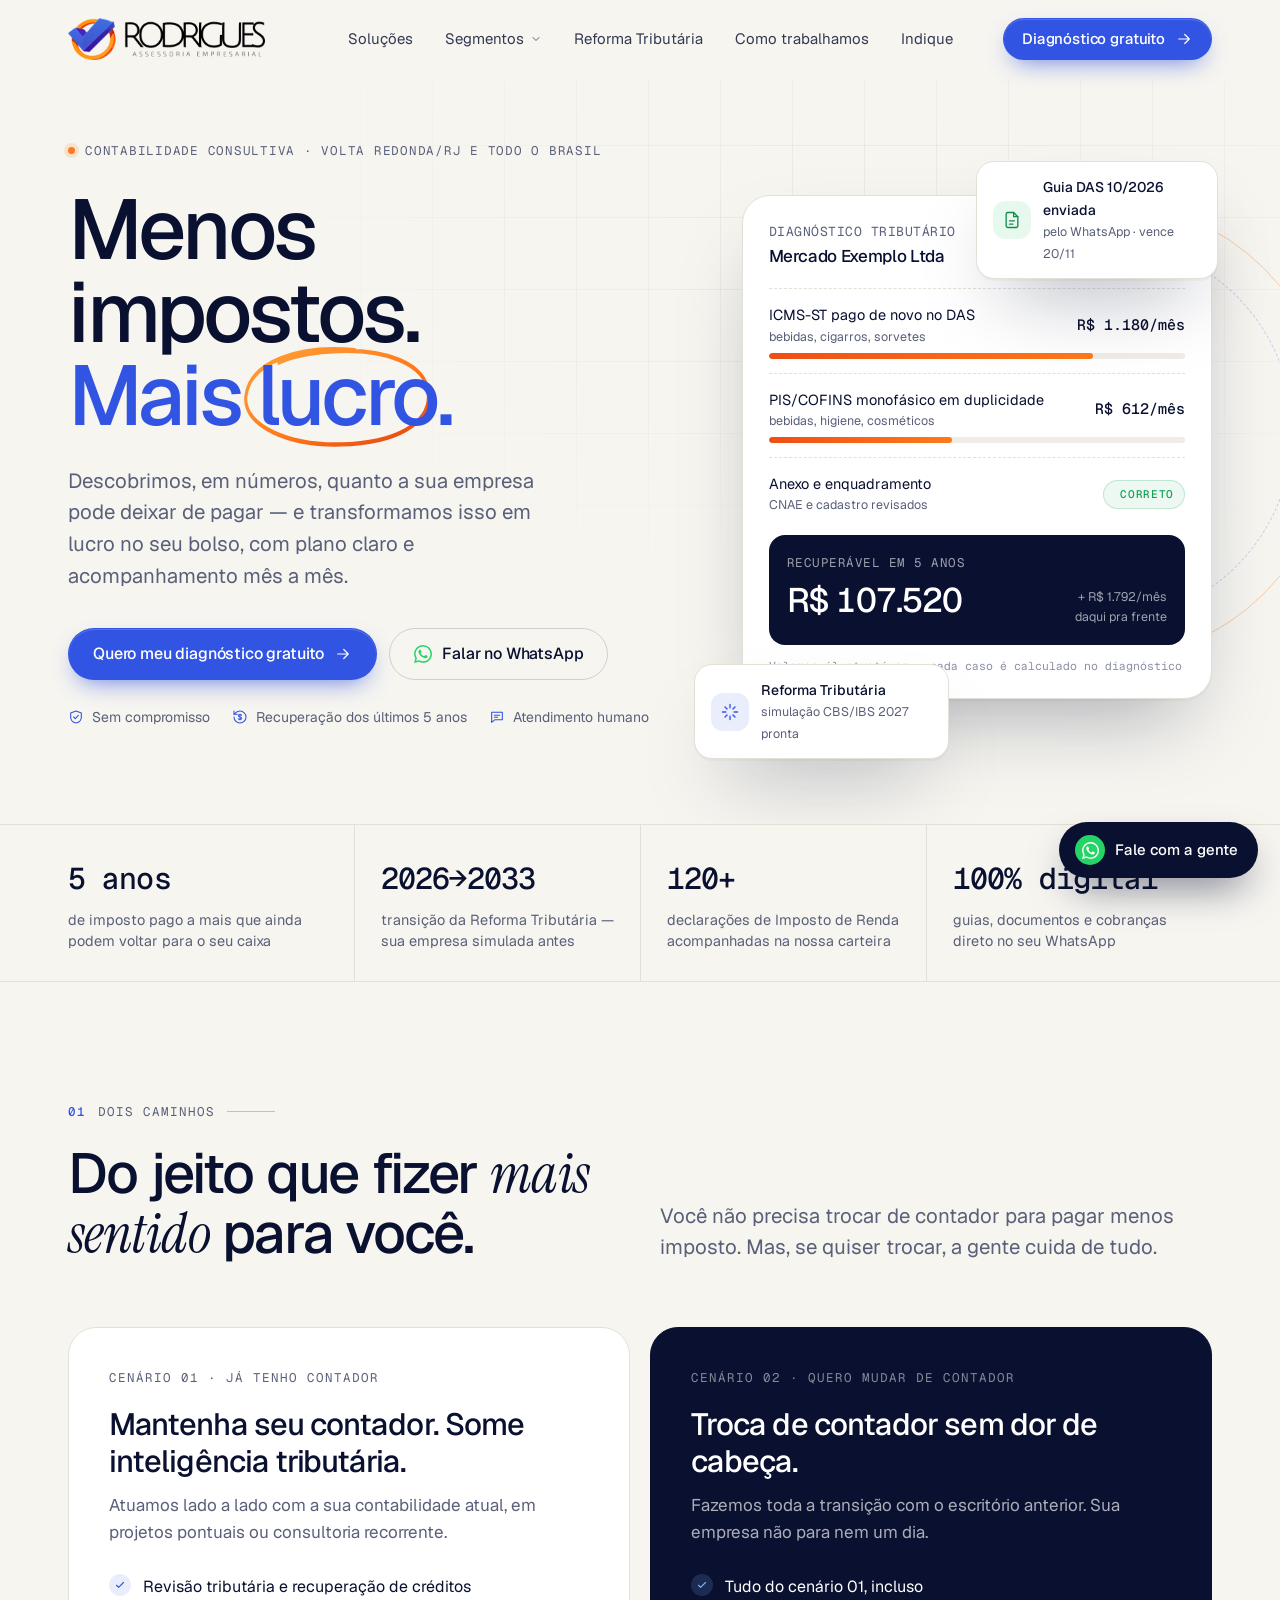
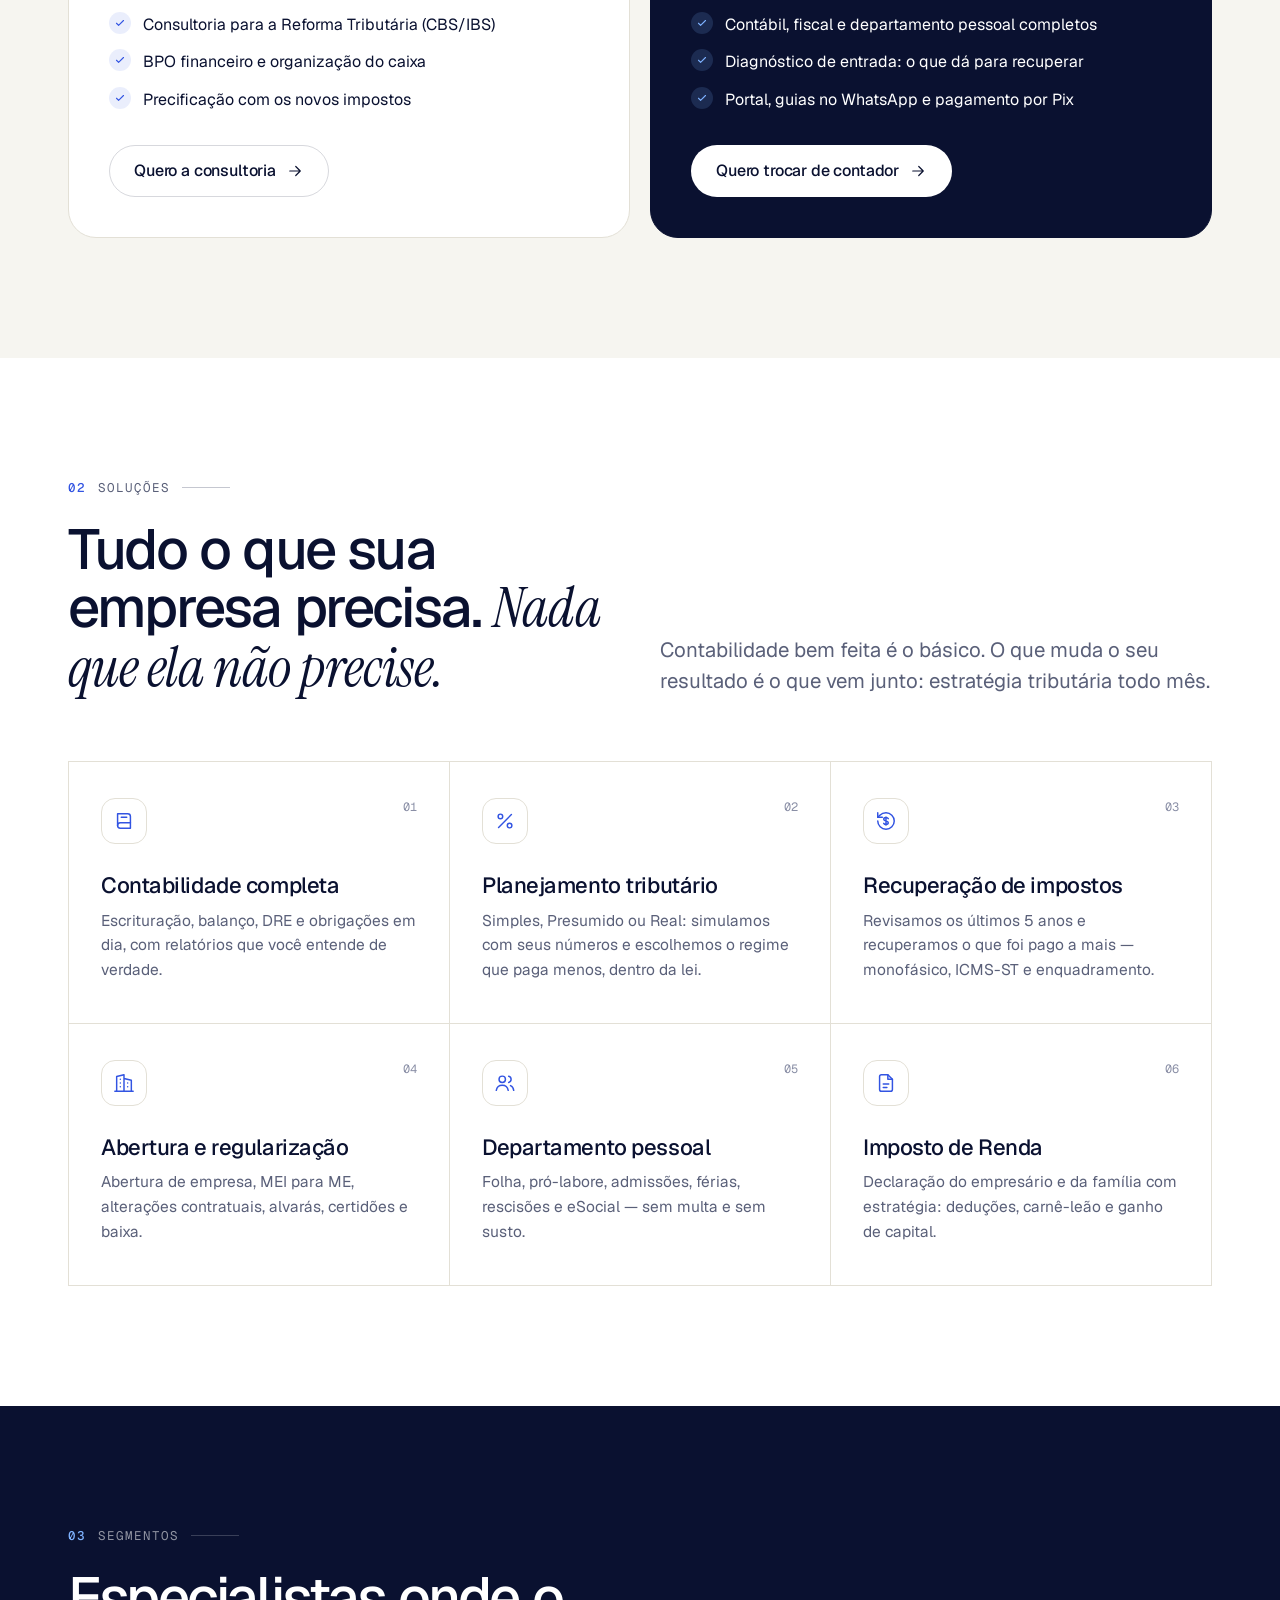
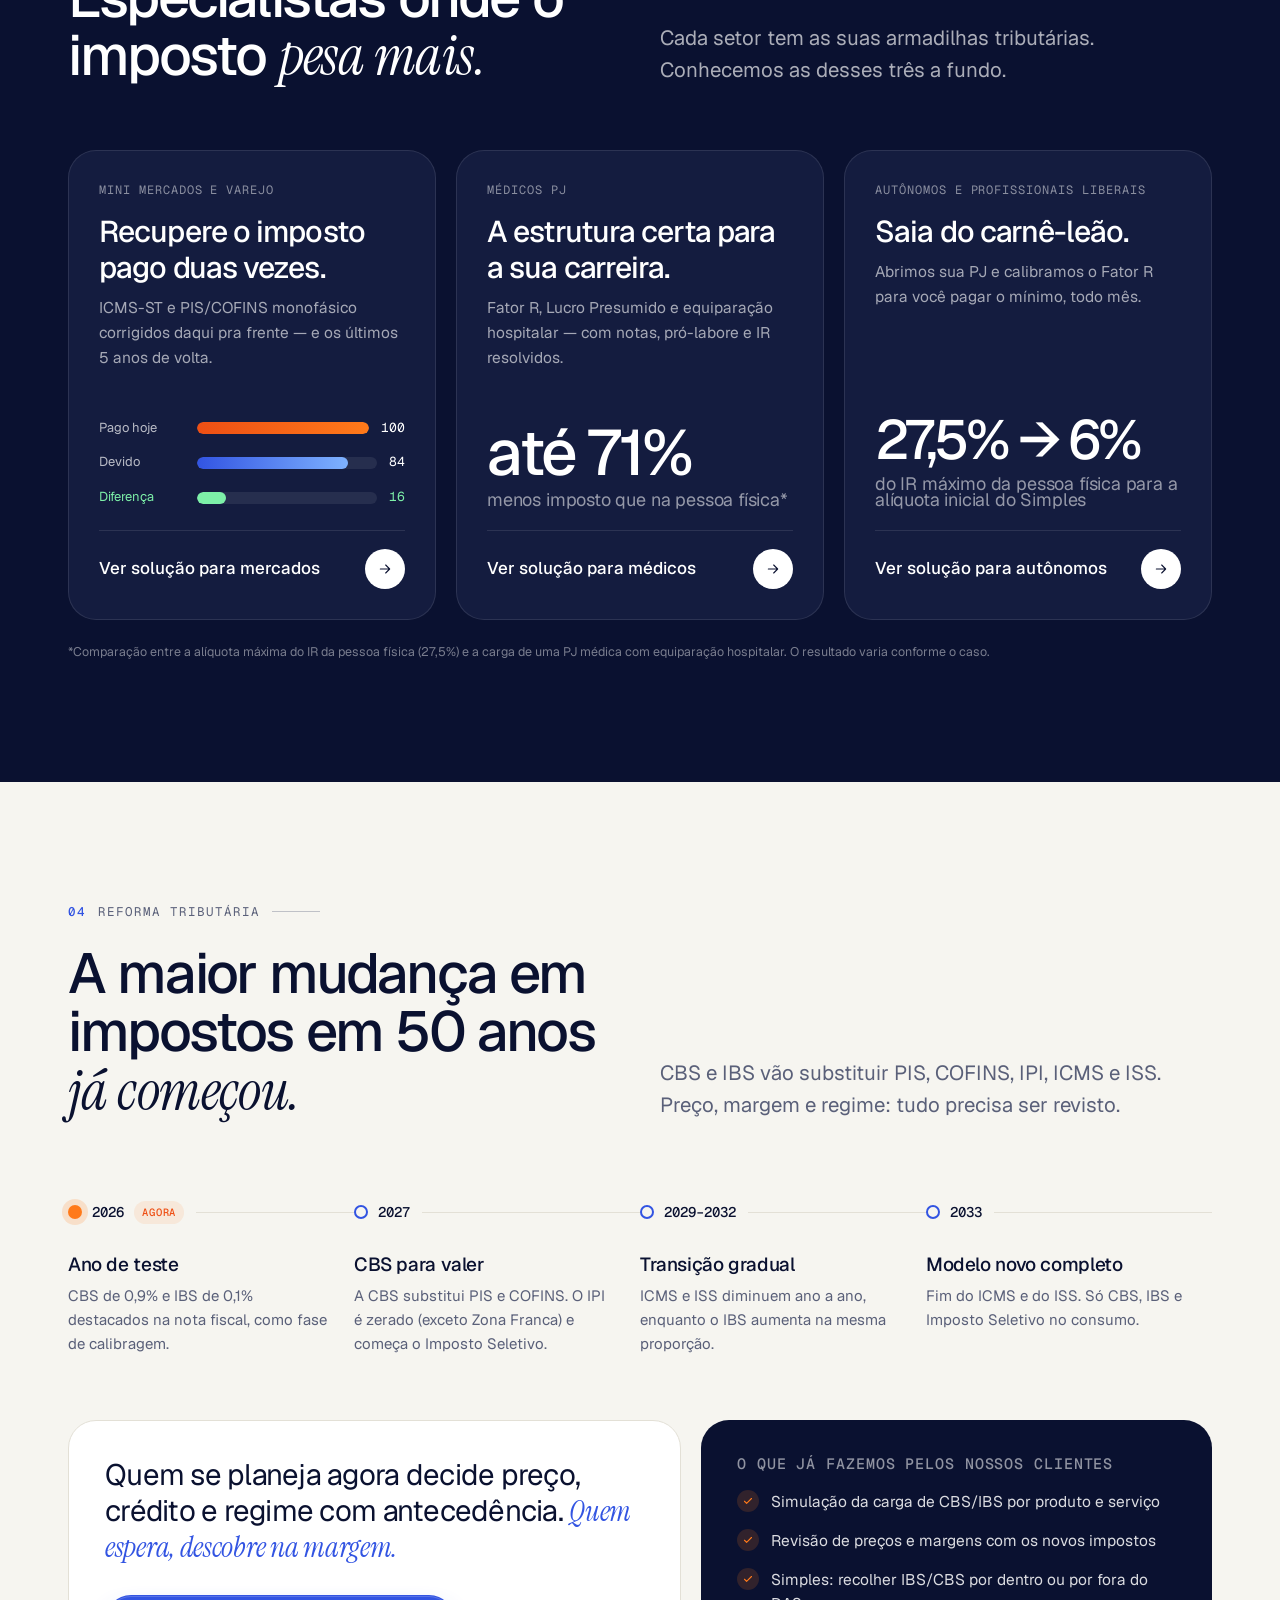
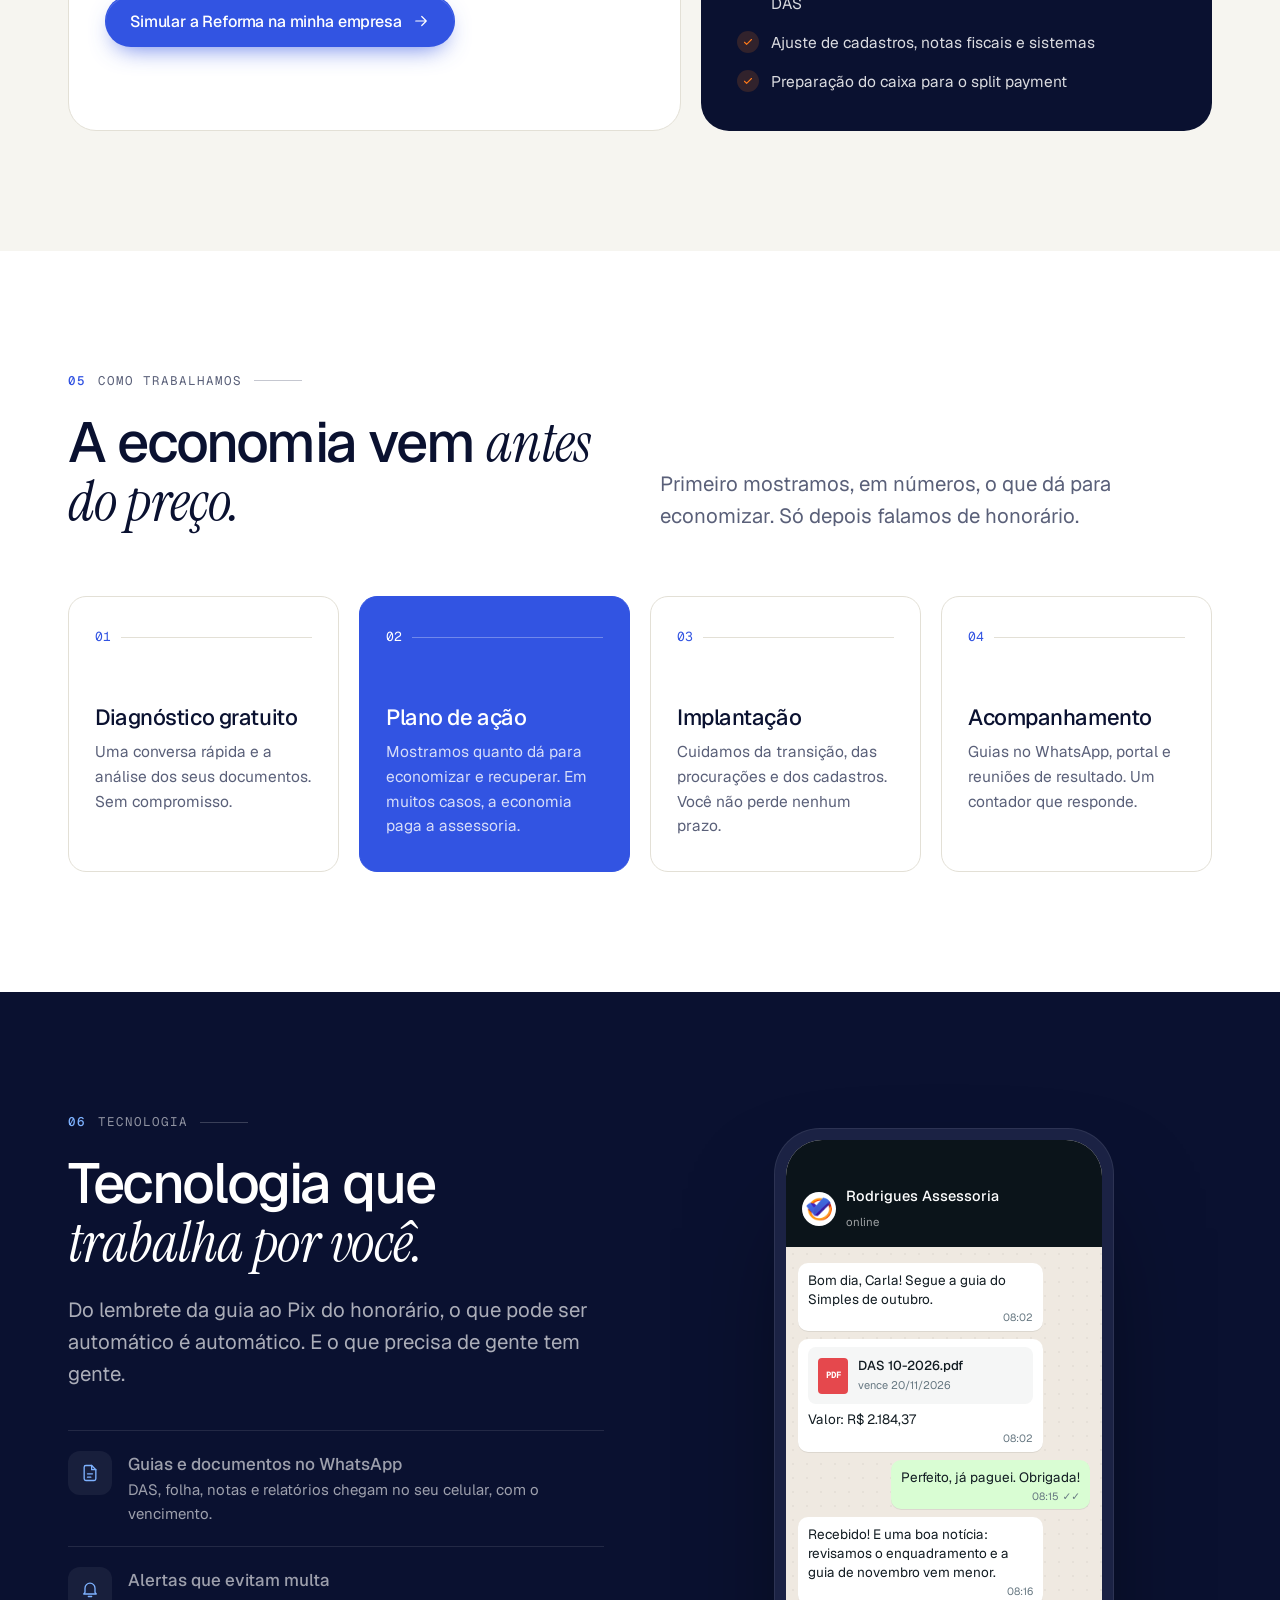
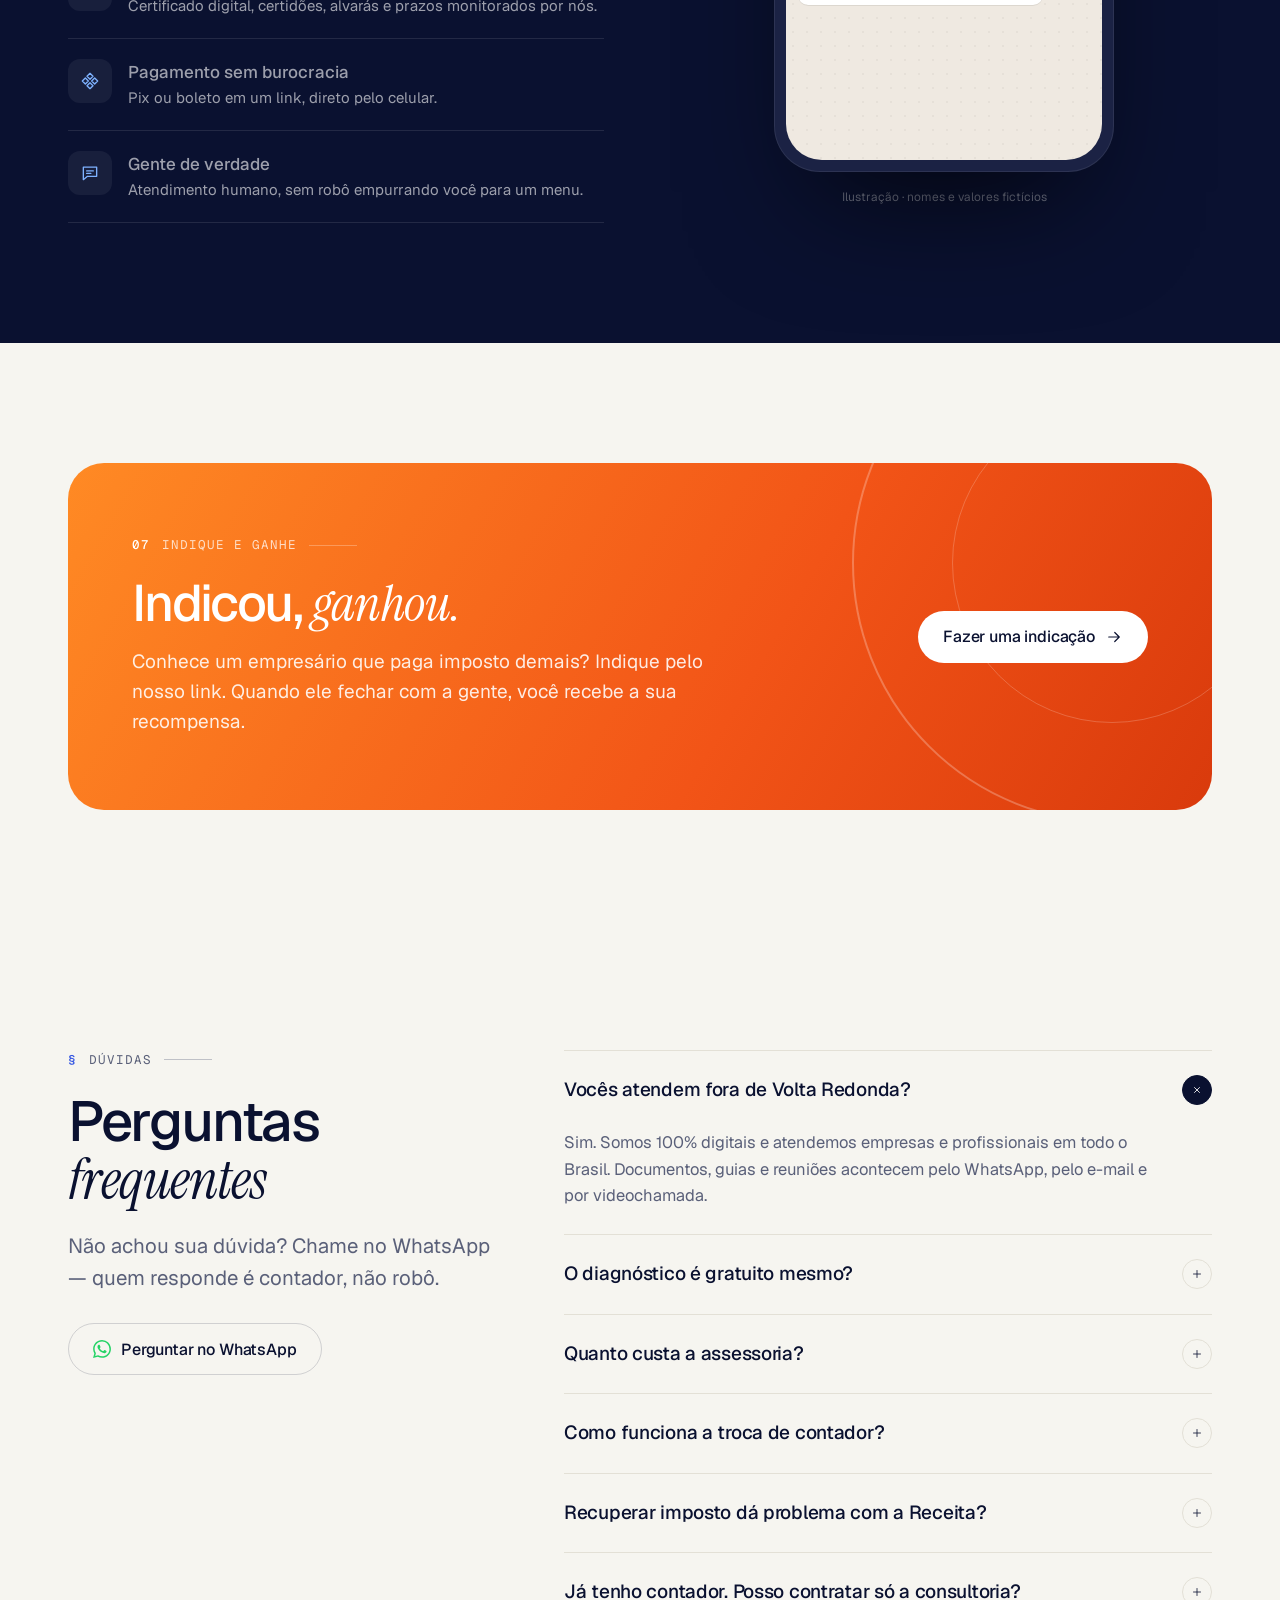
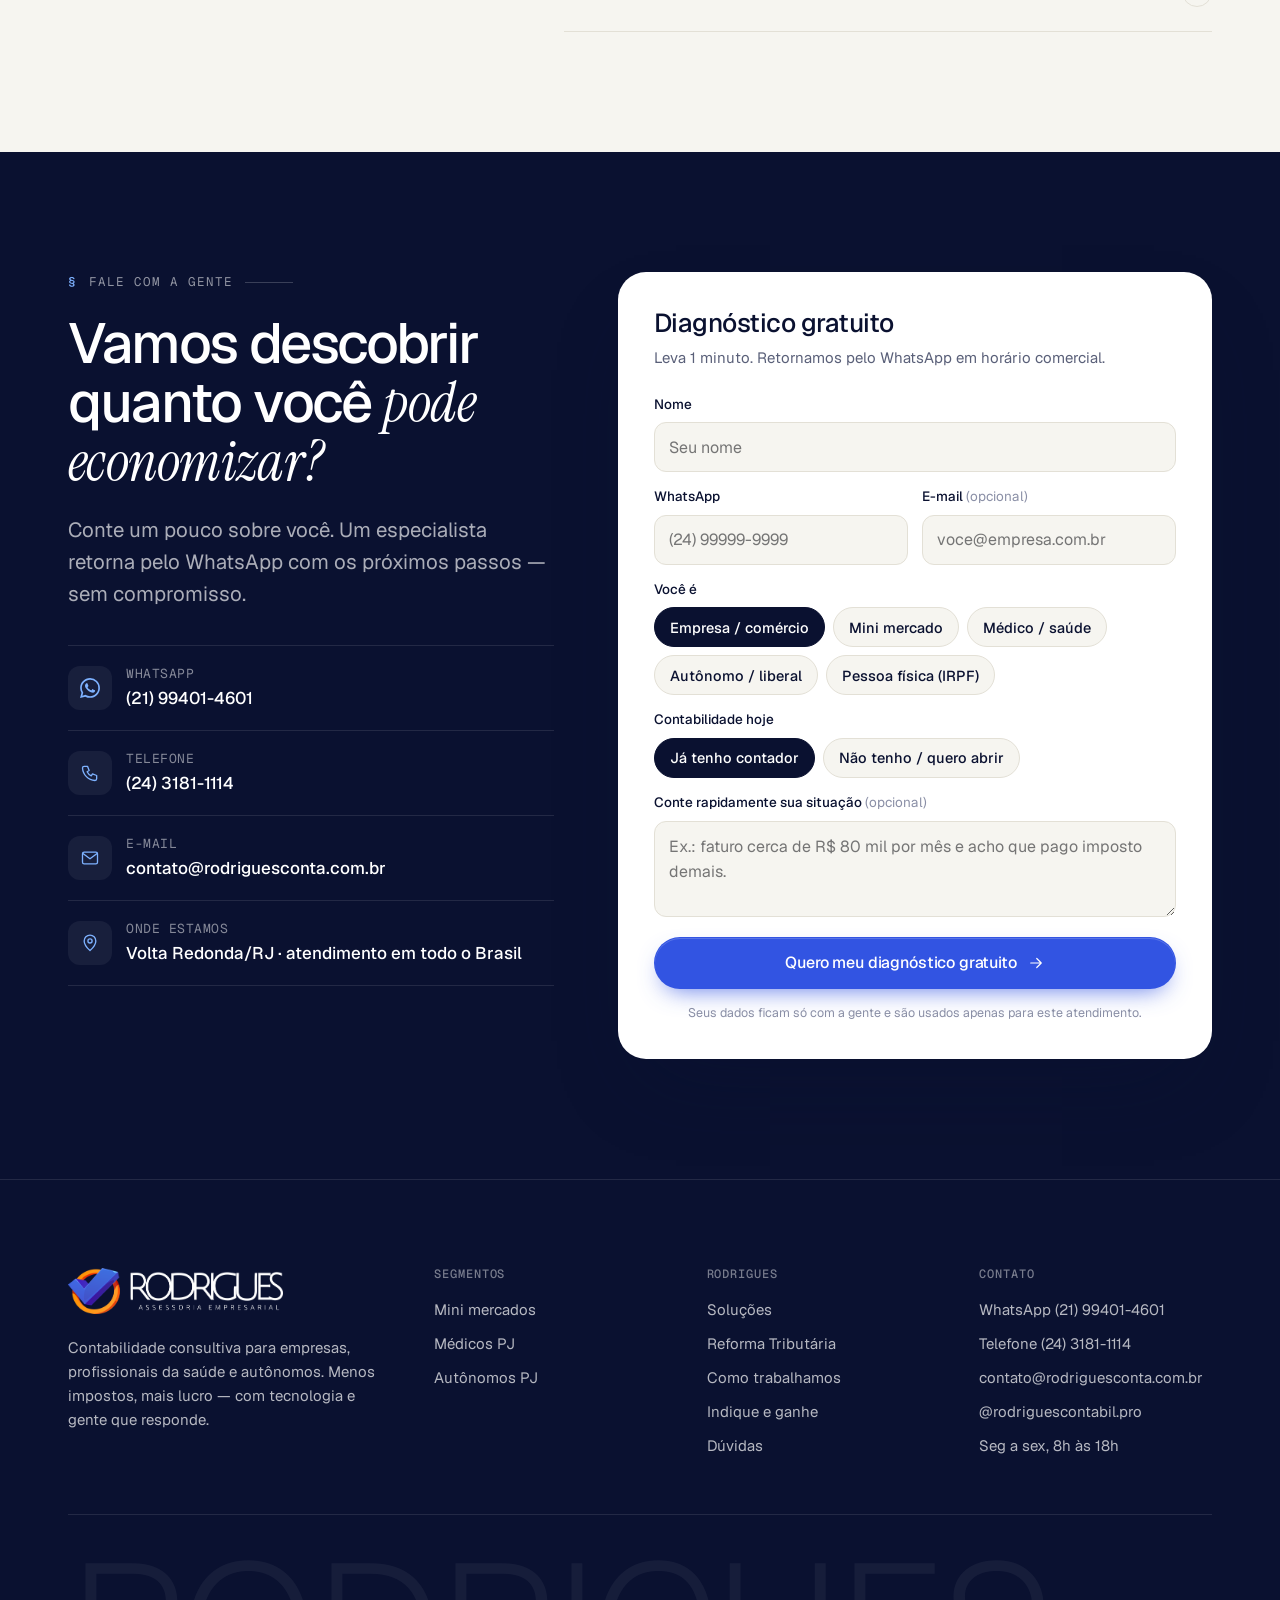
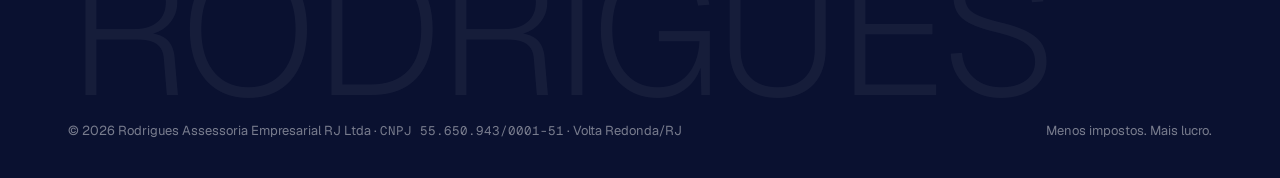
<file: index.html>
<!DOCTYPE html>
<html lang="pt-BR">
<head>
<meta charset="utf-8">
<script>document.documentElement.classList.add("js")</script>
<meta name="viewport" content="width=device-width,initial-scale=1,viewport-fit=cover">
<title>Rodrigues Assessoria · Contabilidade consultiva — Menos impostos. Mais lucro.</title>
<meta name="description" content="Contabilidade consultiva em Volta Redonda/RJ e todo o Brasil. Planejamento tributário, recuperação de impostos e Reforma Tributária, com guias no WhatsApp.">
<link rel="canonical" href="https://rodriguesconta.com.br/">
<meta name="theme-color" content="#0A1130">
<meta property="og:type" content="website">
<meta property="og:locale" content="pt_BR">
<meta property="og:site_name" content="Rodrigues Assessoria">
<meta property="og:title" content="Rodrigues Assessoria · Contabilidade consultiva — Menos impostos. Mais lucro.">
<meta property="og:description" content="Contabilidade consultiva em Volta Redonda/RJ e todo o Brasil. Planejamento tributário, recuperação de impostos e Reforma Tributária, com guias no WhatsApp.">
<meta property="og:url" content="https://rodriguesconta.com.br/">
<meta property="og:image" content="https://rodriguesconta.com.br/assets/og.png">
<meta property="og:image:width" content="1200"><meta property="og:image:height" content="630">
<meta name="twitter:card" content="summary_large_image">
<link rel="icon" href="/assets/favicon.ico" sizes="any">
<link rel="icon" type="image/png" sizes="32x32" href="/assets/icon-32.png">
<link rel="apple-touch-icon" href="/assets/apple-touch-icon.png">
<link rel="preload" href="/assets/fonts/Geist-Variable.woff2" as="font" type="font/woff2" crossorigin>
<link rel="stylesheet" href="/assets/site.css?v=1">
<script type="application/ld+json">{"@context":"https://schema.org","@type":"AccountingService","name":"Rodrigues Assessoria Contábil","legalName":"Rodrigues Assessoria Empresarial RJ Ltda","taxID":"55.650.943/0001-51","url":"https://rodriguesconta.com.br/","logo":"https://rodriguesconta.com.br/assets/icon-512.png","image":"https://rodriguesconta.com.br/assets/og.png","email":"contato@rodriguesconta.com.br","telephone":"+55-24-3181-1114","address":{"@type":"PostalAddress","addressLocality":"Volta Redonda","addressRegion":"RJ","addressCountry":"BR"},"areaServed":"BR","openingHours":"Mo-Fr 08:00-18:00","sameAs":["https://www.instagram.com/rodriguescontabil.pro/"]}</script>
</head>
<body data-wa="Olá! Vim pelo site da Rodrigues e quero falar com um especialista.">
<header class="hdr">
  <div class="wrap">
    <a class="brand" href="/" aria-label="Rodrigues Assessoria — início"><img src="/assets/logo-dark.png" alt="Rodrigues Assessoria Empresarial" width="197" height="42"></a>
    <nav class="nav" aria-label="Principal">
      <a href="/#solucoes">Soluções</a>
      <div class="dd">
        <button type="button" aria-expanded="false">Segmentos <svg class="" viewBox="0 0 24 24" fill="none" stroke="currentColor" stroke-width="1.6" stroke-linecap="round" stroke-linejoin="round" aria-hidden="true"><path d="M6 9l6 6 6-6"/></svg></button>
        <div class="dd-menu">
          <a href="/mini-mercado/"><span class="ic"><svg class="" viewBox="0 0 24 24" fill="none" stroke="currentColor" stroke-width="1.6" stroke-linecap="round" stroke-linejoin="round" aria-hidden="true"><path d="M4 10v10h16V10M3 10l2-6h14l2 6M3 10c0 1.7 1.3 3 3 3s3-1.3 3-3m0 0c0 1.7 1.3 3 3 3s3-1.3 3-3m0 0c0 1.7 1.3 3 3 3s3-1.3 3-3M10 20v-5h4v5"/></svg></span><span><b>Mini mercados</b><small>Recupere o imposto pago duas vezes</small></span></a>
          <a href="/medicos/"><span class="ic"><svg class="" viewBox="0 0 24 24" fill="none" stroke="currentColor" stroke-width="1.6" stroke-linecap="round" stroke-linejoin="round" aria-hidden="true"><path d="M6 3H5v6a5 5 0 0010 0V3h-1M10 14v1.5a5.5 5.5 0 0011 0V13"/><circle cx="21" cy="11" r="2"/></svg></span><span><b>Médicos PJ</b><small>Estrutura certa, menos imposto</small></span></a>
          <a href="/autonomos/"><span class="ic"><svg class="" viewBox="0 0 24 24" fill="none" stroke="currentColor" stroke-width="1.6" stroke-linecap="round" stroke-linejoin="round" aria-hidden="true"><rect x="4" y="5" width="16" height="11" rx="1.5"/><path d="M2 19h20"/></svg></span><span><b>Autônomos PJ</b><small>Saia do carnê-leão</small></span></a>
        </div>
      </div>
      <a href="/#reforma">Reforma Tributária</a>
      <a href="/#como">Como trabalhamos</a>
      <a href="/indicar">Indique</a>
    </nav>
    <div class="hdr-cta">
      <a class="btn btn-primary btn-sm" href="#contato">Diagnóstico gratuito <span class="arr"><svg class="" viewBox="0 0 24 24" fill="none" stroke="currentColor" stroke-width="1.6" stroke-linecap="round" stroke-linejoin="round" aria-hidden="true"><path d="M5 12h14M13 6l6 6-6 6"/></svg></span></a>
    </div>
    <button class="burger" type="button" aria-label="Abrir menu" aria-expanded="false"><span></span></button>
  </div>
</header>
<nav class="mnav" aria-label="Menu">
  <small>Navegação</small>
  <a href="/#solucoes">Soluções</a>
  <a href="/#reforma">Reforma Tributária</a>
  <a href="/#como">Como trabalhamos</a>
  <a href="/indicar">Indique e ganhe</a>
  <small>Segmentos</small>
  <a href="/mini-mercado/">Mini mercados</a>
  <a href="/medicos/">Médicos PJ</a>
  <a href="/autonomos/">Autônomos PJ</a>
  <a class="btn btn-primary" href="#contato">Diagnóstico gratuito</a>
  <a class="btn btn-ghost" href="#" data-wa><svg class="wa-ic" viewBox="0 0 24 24" fill="currentColor" aria-hidden="true"><path d="M17.47 14.38c-.3-.15-1.76-.87-2.03-.97-.27-.1-.47-.15-.67.15-.2.3-.77.97-.94 1.16-.17.2-.35.22-.64.07-.3-.15-1.26-.46-2.39-1.47-.88-.79-1.48-1.76-1.65-2.06-.17-.3-.02-.46.13-.6.13-.14.3-.35.45-.52.15-.17.2-.3.3-.5.1-.2.05-.37-.03-.52-.07-.15-.67-1.61-.92-2.2-.24-.58-.49-.5-.67-.51h-.57c-.2 0-.52.07-.8.37-.27.3-1.04 1.02-1.04 2.48s1.07 2.88 1.21 3.07c.15.2 2.1 3.2 5.08 4.49.71.3 1.26.49 1.7.63.71.22 1.36.19 1.87.12.57-.09 1.76-.72 2-1.42.25-.69.25-1.29.18-1.41-.08-.13-.28-.2-.57-.35m-5.42 7.4h-.01a9.87 9.87 0 01-5.03-1.38l-.36-.21-3.74.98 1-3.65-.24-.37a9.86 9.86 0 01-1.51-5.26c0-5.45 4.44-9.88 9.89-9.88 2.64 0 5.12 1.03 6.99 2.9a9.83 9.83 0 012.89 6.99c0 5.45-4.44 9.88-9.89 9.88m8.41-18.3A11.82 11.82 0 0012.05 0C5.5 0 .16 5.34.16 11.89c0 2.1.55 4.14 1.59 5.95L.06 24l6.3-1.65a11.88 11.88 0 005.68 1.45h.01c6.55 0 11.89-5.34 11.89-11.89 0-3.18-1.24-6.17-3.48-8.41z"/></svg> Falar no WhatsApp</a>
</nav>
<main>
<section class="hero">
  <div class="wrap hero-grid">
    <div>
      <span class="eyebrow rv"><span class="dot"></span>Contabilidade consultiva · Volta Redonda/RJ e todo o Brasil</span>
      <h1 class="rv d1">Menos impostos.<span class="l2">Mais <span class="ring">lucro.</span></span></h1>
      <p class="lead rv d2">Descobrimos, em números, quanto a sua empresa pode deixar de pagar — e transformamos isso em lucro no seu bolso, com plano claro e acompanhamento mês a mês.</p>
      <div class="hero-ctas rv d3">
        <a class="btn btn-primary" href="#contato">Quero meu diagnóstico gratuito <span class="arr"><svg class="" viewBox="0 0 24 24" fill="none" stroke="currentColor" stroke-width="1.6" stroke-linecap="round" stroke-linejoin="round" aria-hidden="true"><path d="M5 12h14M13 6l6 6-6 6"/></svg></span></a>
        <a class="btn btn-ghost" href="#" data-wa><svg class="wa-ic" viewBox="0 0 24 24" fill="currentColor" aria-hidden="true"><path d="M17.47 14.38c-.3-.15-1.76-.87-2.03-.97-.27-.1-.47-.15-.67.15-.2.3-.77.97-.94 1.16-.17.2-.35.22-.64.07-.3-.15-1.26-.46-2.39-1.47-.88-.79-1.48-1.76-1.65-2.06-.17-.3-.02-.46.13-.6.13-.14.3-.35.45-.52.15-.17.2-.3.3-.5.1-.2.05-.37-.03-.52-.07-.15-.67-1.61-.92-2.2-.24-.58-.49-.5-.67-.51h-.57c-.2 0-.52.07-.8.37-.27.3-1.04 1.02-1.04 2.48s1.07 2.88 1.21 3.07c.15.2 2.1 3.2 5.08 4.49.71.3 1.26.49 1.7.63.71.22 1.36.19 1.87.12.57-.09 1.76-.72 2-1.42.25-.69.25-1.29.18-1.41-.08-.13-.28-.2-.57-.35m-5.42 7.4h-.01a9.87 9.87 0 01-5.03-1.38l-.36-.21-3.74.98 1-3.65-.24-.37a9.86 9.86 0 01-1.51-5.26c0-5.45 4.44-9.88 9.89-9.88 2.64 0 5.12 1.03 6.99 2.9a9.83 9.83 0 012.89 6.99c0 5.45-4.44 9.88-9.89 9.88m8.41-18.3A11.82 11.82 0 0012.05 0C5.5 0 .16 5.34.16 11.89c0 2.1.55 4.14 1.59 5.95L.06 24l6.3-1.65a11.88 11.88 0 005.68 1.45h.01c6.55 0 11.89-5.34 11.89-11.89 0-3.18-1.24-6.17-3.48-8.41z"/></svg> Falar no WhatsApp</a>
      </div>
      <div class="hero-meta rv d3">
        <span><svg class="" viewBox="0 0 24 24" fill="none" stroke="currentColor" stroke-width="1.6" stroke-linecap="round" stroke-linejoin="round" aria-hidden="true"><path d="M12 3l8 3v6c0 4.5-3.4 8.1-8 9-4.6-.9-8-4.5-8-9V6l8-3z"/><path d="M8.5 12l2.5 2.5 4.5-5"/></svg> Sem compromisso</span><span><svg class="" viewBox="0 0 24 24" fill="none" stroke="currentColor" stroke-width="1.6" stroke-linecap="round" stroke-linejoin="round" aria-hidden="true"><path d="M3 12a9 9 0 109-9 9.7 9.7 0 00-6.7 2.8L3 8"/><path d="M3 3v5h5M12 7.5v9M14.5 9.5c-.5-.9-1.5-1.3-2.5-1.3-1.4 0-2.5.8-2.5 1.9 0 2.6 5 1.3 5 3.9 0 1.1-1.1 1.9-2.5 1.9-1 0-2-.4-2.5-1.3"/></svg> Recuperação dos últimos 5 anos</span><span><svg class="" viewBox="0 0 24 24" fill="none" stroke="currentColor" stroke-width="1.6" stroke-linecap="round" stroke-linejoin="round" aria-hidden="true"><path d="M4 5h16v11H9l-5 4V5z"/><path d="M8 9.5h8M8 12.5h5"/></svg> Atendimento humano</span>
      </div>
    </div>
    <div class="stage">
      <div class="orb" aria-hidden="true"></div>
      <div class="float f-wa rv d2"><span class="ic"><svg class="" viewBox="0 0 24 24" fill="none" stroke="currentColor" stroke-width="1.6" stroke-linecap="round" stroke-linejoin="round" aria-hidden="true"><path d="M14 3H7a2 2 0 00-2 2v14a2 2 0 002 2h10a2 2 0 002-2V8l-5-5z"/><path d="M14 3v5h5M9 13h6M9 17h4"/></svg></span><span><b>Guia DAS 10/2026 enviada</b><small>pelo WhatsApp · vence 20/11</small></span></div>
      <div class="card diag anim rv d1" aria-label="Exemplo ilustrativo de diagnóstico tributário">
        <div class="diag-hd"><div><div class="t">Diagnóstico tributário</div><div class="co">Mercado Exemplo Ltda</div></div><span class="tag">exemplo</span></div>
        <div class="drow"><div class="k">ICMS-ST pago de novo no DAS<small>bebidas, cigarros, sorvetes</small></div><div class="v">R$ 1.180/mês</div><div class="bar"><i class="o" style="--w:78%"></i></div></div>
        <div class="drow"><div class="k">PIS/COFINS monofásico em duplicidade<small>bebidas, higiene, cosméticos</small></div><div class="v">R$ 612/mês</div><div class="bar"><i class="o" style="--w:44%"></i></div></div>
        <div class="drow"><div class="k">Anexo e enquadramento<small>CNAE e cadastro revisados</small></div><div class="v"><span class="tag ok"><svg class="" viewBox="0 0 24 24" fill="none" stroke="currentColor" stroke-width="2.2" stroke-linecap="round" stroke-linejoin="round" aria-hidden="true"><path d="M5 12.5l4.2 4.2L19 7"/></svg> correto</span></div></div>
        <div class="diag-total"><div><small>Recuperável em 5 anos</small><b class="tnum">R$ 107.520</b></div><div class="sub">+ R$ 1.792/mês<br>daqui pra frente</div></div>
        <div class="diag-foot">Valores ilustrativos · cada caso é calculado no diagnóstico</div>
      </div>
      <div class="float f-ref rv d3"><span class="ic"><svg class="" viewBox="0 0 24 24" fill="none" stroke="currentColor" stroke-width="1.6" stroke-linecap="round" stroke-linejoin="round" aria-hidden="true"><path d="M12 3v4M12 17v4M3 12h4M17 12h4M6 6l2.5 2.5M15.5 15.5L18 18M6 18l2.5-2.5M15.5 8.5L18 6"/></svg></span><span><b>Reforma Tributária</b><small>simulação CBS/IBS 2027 pronta</small></span></div>
    </div>
  </div>
</section>

<section class="facts">
  <div class="wrap">
    <div class="fact rv"><b>5 anos</b><span>de imposto pago a mais que ainda podem voltar para o seu caixa</span></div>
    <div class="fact rv d1"><b>2026→2033</b><span>transição da Reforma Tributária — sua empresa simulada antes</span></div>
    <div class="fact rv d2"><b data-count="120" data-suf="+">120+</b><span>declarações de Imposto de Renda acompanhadas na nossa carteira</span></div>
    <div class="fact rv d3"><b>100% digital</b><span>guias, documentos e cobranças direto no seu WhatsApp</span></div>
  </div>
</section>

<section class="sec">
  <div class="wrap">
    <div class="sec-hd">
      <div class="rv"><div class="sec-label"><b>01</b> Dois caminhos</div><h2>Do jeito que fizer <span class="serif">mais sentido</span> para você.</h2></div>
      <p class="lead rv d1">Você não precisa trocar de contador para pagar menos imposto. Mas, se quiser trocar, a gente cuida de tudo.</p>
    </div>
    <div class="paths">
      <div class="path rv">
        <span class="num">Cenário 01 · Já tenho contador</span>
        <h3>Mantenha seu contador. Some inteligência tributária.</h3>
        <p>Atuamos lado a lado com a sua contabilidade atual, em projetos pontuais ou consultoria recorrente.</p>
        <ul>
          <li><span class="tick"><svg class="" viewBox="0 0 24 24" fill="none" stroke="currentColor" stroke-width="2.2" stroke-linecap="round" stroke-linejoin="round" aria-hidden="true"><path d="M5 12.5l4.2 4.2L19 7"/></svg></span> Revisão tributária e recuperação de créditos</li>
          <li><span class="tick"><svg class="" viewBox="0 0 24 24" fill="none" stroke="currentColor" stroke-width="2.2" stroke-linecap="round" stroke-linejoin="round" aria-hidden="true"><path d="M5 12.5l4.2 4.2L19 7"/></svg></span> Consultoria para a Reforma Tributária (CBS/IBS)</li>
          <li><span class="tick"><svg class="" viewBox="0 0 24 24" fill="none" stroke="currentColor" stroke-width="2.2" stroke-linecap="round" stroke-linejoin="round" aria-hidden="true"><path d="M5 12.5l4.2 4.2L19 7"/></svg></span> BPO financeiro e organização do caixa</li>
          <li><span class="tick"><svg class="" viewBox="0 0 24 24" fill="none" stroke="currentColor" stroke-width="2.2" stroke-linecap="round" stroke-linejoin="round" aria-hidden="true"><path d="M5 12.5l4.2 4.2L19 7"/></svg></span> Precificação com os novos impostos</li>
        </ul>
        <a class="btn btn-ghost" href="#" data-wa="Olá! Já tenho contador e quero conhecer a consultoria tributária da Rodrigues.">Quero a consultoria <span class="arr"><svg class="" viewBox="0 0 24 24" fill="none" stroke="currentColor" stroke-width="1.6" stroke-linecap="round" stroke-linejoin="round" aria-hidden="true"><path d="M5 12h14M13 6l6 6-6 6"/></svg></span></a>
      </div>
      <div class="path alt rv d1">
        <span class="num">Cenário 02 · Quero mudar de contador</span>
        <h3>Troca de contador sem dor de cabeça.</h3>
        <p>Fazemos toda a transição com o escritório anterior. Sua empresa não para nem um dia.</p>
        <ul>
          <li><span class="tick"><svg class="" viewBox="0 0 24 24" fill="none" stroke="currentColor" stroke-width="2.2" stroke-linecap="round" stroke-linejoin="round" aria-hidden="true"><path d="M5 12.5l4.2 4.2L19 7"/></svg></span> Tudo do cenário 01, incluso</li>
          <li><span class="tick"><svg class="" viewBox="0 0 24 24" fill="none" stroke="currentColor" stroke-width="2.2" stroke-linecap="round" stroke-linejoin="round" aria-hidden="true"><path d="M5 12.5l4.2 4.2L19 7"/></svg></span> Contábil, fiscal e departamento pessoal completos</li>
          <li><span class="tick"><svg class="" viewBox="0 0 24 24" fill="none" stroke="currentColor" stroke-width="2.2" stroke-linecap="round" stroke-linejoin="round" aria-hidden="true"><path d="M5 12.5l4.2 4.2L19 7"/></svg></span> Diagnóstico de entrada: o que dá para recuperar</li>
          <li><span class="tick"><svg class="" viewBox="0 0 24 24" fill="none" stroke="currentColor" stroke-width="2.2" stroke-linecap="round" stroke-linejoin="round" aria-hidden="true"><path d="M5 12.5l4.2 4.2L19 7"/></svg></span> Portal, guias no WhatsApp e pagamento por Pix</li>
        </ul>
        <a class="btn btn-light" href="#" data-wa="Olá! Quero trocar de contador e conhecer a Rodrigues.">Quero trocar de contador <span class="arr"><svg class="" viewBox="0 0 24 24" fill="none" stroke="currentColor" stroke-width="1.6" stroke-linecap="round" stroke-linejoin="round" aria-hidden="true"><path d="M5 12h14M13 6l6 6-6 6"/></svg></span></a>
      </div>
    </div>
  </div>
</section>

<section class="sec on-white" id="solucoes">
  <div class="wrap">
    <div class="sec-hd">
      <div class="rv"><div class="sec-label"><b>02</b> Soluções</div><h2>Tudo o que sua empresa precisa. <span class="serif">Nada que ela não precise.</span></h2></div>
      <p class="lead rv d1">Contabilidade bem feita é o básico. O que muda o seu resultado é o que vem junto: estratégia tributária todo mês.</p>
    </div>
    <div class="svc">
      <div class="svc-i rv"><span class="n">01</span><div class="ic"><svg class="" viewBox="0 0 24 24" fill="none" stroke="currentColor" stroke-width="1.6" stroke-linecap="round" stroke-linejoin="round" aria-hidden="true"><path d="M5 4h11a3 3 0 013 3v13H8a3 3 0 01-3-3V4z"/><path d="M5 17a3 3 0 013-3h11M9 8h6"/></svg></div><h3>Contabilidade completa</h3><p>Escrituração, balanço, DRE e obrigações em dia, com relatórios que você entende de verdade.</p></div>
      <div class="svc-i rv d1"><span class="n">02</span><div class="ic"><svg class="" viewBox="0 0 24 24" fill="none" stroke="currentColor" stroke-width="1.6" stroke-linecap="round" stroke-linejoin="round" aria-hidden="true"><path d="M19 5L5 19"/><circle cx="7" cy="7" r="2.5"/><circle cx="17" cy="17" r="2.5"/></svg></div><h3>Planejamento tributário</h3><p>Simples, Presumido ou Real: simulamos com seus números e escolhemos o regime que paga menos, dentro da lei.</p></div>
      <div class="svc-i rv d2"><span class="n">03</span><div class="ic"><svg class="" viewBox="0 0 24 24" fill="none" stroke="currentColor" stroke-width="1.6" stroke-linecap="round" stroke-linejoin="round" aria-hidden="true"><path d="M3 12a9 9 0 109-9 9.7 9.7 0 00-6.7 2.8L3 8"/><path d="M3 3v5h5M12 7.5v9M14.5 9.5c-.5-.9-1.5-1.3-2.5-1.3-1.4 0-2.5.8-2.5 1.9 0 2.6 5 1.3 5 3.9 0 1.1-1.1 1.9-2.5 1.9-1 0-2-.4-2.5-1.3"/></svg></div><h3>Recuperação de impostos</h3><p>Revisamos os últimos 5 anos e recuperamos o que foi pago a mais — monofásico, ICMS-ST e enquadramento.</p></div>
      <div class="svc-i rv"><span class="n">04</span><div class="ic"><svg class="" viewBox="0 0 24 24" fill="none" stroke="currentColor" stroke-width="1.6" stroke-linecap="round" stroke-linejoin="round" aria-hidden="true"><path d="M4 21V5l8-2v18M12 21h8V9l-8-2M8 8v.01M8 12v.01M8 16v.01M16 12v.01M16 16v.01M2 21h20"/></svg></div><h3>Abertura e regularização</h3><p>Abertura de empresa, MEI para ME, alterações contratuais, alvarás, certidões e baixa.</p></div>
      <div class="svc-i rv d1"><span class="n">05</span><div class="ic"><svg class="" viewBox="0 0 24 24" fill="none" stroke="currentColor" stroke-width="1.6" stroke-linecap="round" stroke-linejoin="round" aria-hidden="true"><circle cx="9" cy="8" r="3.5"/><path d="M2.5 20c.6-3.4 3.3-5.5 6.5-5.5s5.9 2.1 6.5 5.5M16 4.6a3.5 3.5 0 010 6.8M18 14.8c1.9.8 3.2 2.6 3.5 5.2"/></svg></div><h3>Departamento pessoal</h3><p>Folha, pró-labore, admissões, férias, rescisões e eSocial — sem multa e sem susto.</p></div>
      <div class="svc-i rv d2"><span class="n">06</span><div class="ic"><svg class="" viewBox="0 0 24 24" fill="none" stroke="currentColor" stroke-width="1.6" stroke-linecap="round" stroke-linejoin="round" aria-hidden="true"><path d="M14 3H7a2 2 0 00-2 2v14a2 2 0 002 2h10a2 2 0 002-2V8l-5-5z"/><path d="M14 3v5h5M9 13h6M9 17h4"/></svg></div><h3>Imposto de Renda</h3><p>Declaração do empresário e da família com estratégia: deduções, carnê-leão e ganho de capital.</p></div>
    </div>
  </div>
</section>

<section class="sec on-ink" id="segmentos">
  <div class="wrap">
    <div class="sec-hd">
      <div class="rv"><div class="sec-label"><b>03</b> Segmentos</div><h2>Especialistas onde o imposto <span class="serif">pesa mais.</span></h2></div>
      <p class="lead rv d1">Cada setor tem as suas armadilhas tributárias. Conhecemos as desses três a fundo.</p>
    </div>
    <div class="segs">
      <a class="seg rv" href="/mini-mercado/">
        <span class="k">Mini mercados e varejo</span>
        <h3>Recupere o imposto pago duas vezes.</h3>
        <p>ICMS-ST e PIS/COFINS monofásico corrigidos daqui pra frente — e os últimos 5 anos de volta.</p>
        <div class="viz anim"><div class="cmp">
          <div class="cmp-r"><span>Pago hoje</span><span class="b"><i style="--w:100%;background:linear-gradient(90deg,#EE4F14,#FF7A1A)"></i></span><span class="v">100</span></div>
          <div class="cmp-r"><span>Devido</span><span class="b"><i style="--w:84%;background:linear-gradient(90deg,#3254E2,#7EB2FF)"></i></span><span class="v">84</span></div>
          <div class="cmp-r"><span style="color:#7DF0A8">Diferença</span><span class="b"><i style="--w:16%;background:#7DF0A8"></i></span><span class="v" style="color:#7DF0A8">16</span></div>
        </div></div>
        <span class="go">Ver solução para mercados <span class="c"><svg class="" viewBox="0 0 24 24" fill="none" stroke="currentColor" stroke-width="1.6" stroke-linecap="round" stroke-linejoin="round" aria-hidden="true"><path d="M5 12h14M13 6l6 6-6 6"/></svg></span></span>
      </a>
      <a class="seg rv d1" href="/medicos/">
        <span class="k">Médicos PJ</span>
        <h3>A estrutura certa para a sua carreira.</h3>
        <p>Fator R, Lucro Presumido e equiparação hospitalar — com notas, pró-labore e IR resolvidos.</p>
        <div class="viz"><div class="big">até 71%<small>menos imposto que na pessoa física*</small></div></div>
        <span class="go">Ver solução para médicos <span class="c"><svg class="" viewBox="0 0 24 24" fill="none" stroke="currentColor" stroke-width="1.6" stroke-linecap="round" stroke-linejoin="round" aria-hidden="true"><path d="M5 12h14M13 6l6 6-6 6"/></svg></span></span>
      </a>
      <a class="seg rv d2" href="/autonomos/">
        <span class="k">Autônomos e profissionais liberais</span>
        <h3>Saia do carnê-leão.</h3>
        <p>Abrimos sua PJ e calibramos o Fator R para você pagar o mínimo, todo mês.</p>
        <div class="viz"><div class="big"><span style="font-size:.86em">27,5% → 6%</span><small>do IR máximo da pessoa física para a alíquota inicial do Simples</small></div></div>
        <span class="go">Ver solução para autônomos <span class="c"><svg class="" viewBox="0 0 24 24" fill="none" stroke="currentColor" stroke-width="1.6" stroke-linecap="round" stroke-linejoin="round" aria-hidden="true"><path d="M5 12h14M13 6l6 6-6 6"/></svg></span></span>
      </a>
    </div>
    <p style="margin-top:22px;font-size:12.5px;color:rgba(255,255,255,.45)">*Comparação entre a alíquota máxima do IR da pessoa física (27,5%) e a carga de uma PJ médica com equiparação hospitalar. O resultado varia conforme o caso.</p>
  </div>
</section>

<section class="sec" id="reforma">
  <div class="wrap">
    <div class="sec-hd">
      <div class="rv"><div class="sec-label"><b>04</b> Reforma Tributária</div><h2>A maior mudança em impostos em 50 anos <span class="serif">já começou.</span></h2></div>
      <p class="lead rv d1">CBS e IBS vão substituir PIS, COFINS, IPI, ICMS e ISS. Preço, margem e regime: tudo precisa ser revisto.</p>
    </div>
    <div class="tl">
      <div class="tl-i now rv"><span class="y"><i></i>2026</span><h3>Ano de teste</h3><p>CBS de 0,9% e IBS de 0,1% destacados na nota fiscal, como fase de calibragem.</p></div>
      <div class="tl-i rv d1"><span class="y"><i></i>2027</span><h3>CBS para valer</h3><p>A CBS substitui PIS e COFINS. O IPI é zerado (exceto Zona Franca) e começa o Imposto Seletivo.</p></div>
      <div class="tl-i rv d2"><span class="y"><i></i>2029–2032</span><h3>Transição gradual</h3><p>ICMS e ISS diminuem ano a ano, enquanto o IBS aumenta na mesma proporção.</p></div>
      <div class="tl-i rv d3"><span class="y"><i></i>2033</span><h3>Modelo novo completo</h3><p>Fim do ICMS e do ISS. Só CBS, IBS e Imposto Seletivo no consumo.</p></div>
    </div>
    <div class="rf-box">
      <div class="rf-q rv"><blockquote>Quem se planeja agora decide preço, crédito e regime com antecedência. <span class="serif">Quem espera, descobre na margem.</span></blockquote>
        <a class="btn btn-primary" style="margin-top:30px" href="#" data-wa="Olá! Quero entender como a Reforma Tributária afeta a minha empresa.">Simular a Reforma na minha empresa <span class="arr"><svg class="" viewBox="0 0 24 24" fill="none" stroke="currentColor" stroke-width="1.6" stroke-linecap="round" stroke-linejoin="round" aria-hidden="true"><path d="M5 12h14M13 6l6 6-6 6"/></svg></span></a></div>
      <div class="rf-list rv d1"><h4>O que já fazemos pelos nossos clientes</h4><ul>
        <li><span class="tick"><svg class="" viewBox="0 0 24 24" fill="none" stroke="currentColor" stroke-width="2.2" stroke-linecap="round" stroke-linejoin="round" aria-hidden="true"><path d="M5 12.5l4.2 4.2L19 7"/></svg></span> Simulação da carga de CBS/IBS por produto e serviço</li>
        <li><span class="tick"><svg class="" viewBox="0 0 24 24" fill="none" stroke="currentColor" stroke-width="2.2" stroke-linecap="round" stroke-linejoin="round" aria-hidden="true"><path d="M5 12.5l4.2 4.2L19 7"/></svg></span> Revisão de preços e margens com os novos impostos</li>
        <li><span class="tick"><svg class="" viewBox="0 0 24 24" fill="none" stroke="currentColor" stroke-width="2.2" stroke-linecap="round" stroke-linejoin="round" aria-hidden="true"><path d="M5 12.5l4.2 4.2L19 7"/></svg></span> Simples: recolher IBS/CBS por dentro ou por fora do DAS</li>
        <li><span class="tick"><svg class="" viewBox="0 0 24 24" fill="none" stroke="currentColor" stroke-width="2.2" stroke-linecap="round" stroke-linejoin="round" aria-hidden="true"><path d="M5 12.5l4.2 4.2L19 7"/></svg></span> Ajuste de cadastros, notas fiscais e sistemas</li>
        <li><span class="tick"><svg class="" viewBox="0 0 24 24" fill="none" stroke="currentColor" stroke-width="2.2" stroke-linecap="round" stroke-linejoin="round" aria-hidden="true"><path d="M5 12.5l4.2 4.2L19 7"/></svg></span> Preparação do caixa para o split payment</li>
      </ul></div>
    </div>
  </div>
</section>

<section class="sec on-white" id="como">
  <div class="wrap">
    <div class="sec-hd">
      <div class="rv"><div class="sec-label"><b>05</b> Como trabalhamos</div><h2>A economia vem <span class="serif">antes do preço.</span></h2></div>
      <p class="lead rv d1">Primeiro mostramos, em números, o que dá para economizar. Só depois falamos de honorário.</p>
    </div>
    <div class="steps">
      <div class="step rv"><div class="n">01</div><h3>Diagnóstico gratuito</h3><p>Uma conversa rápida e a análise dos seus documentos. Sem compromisso.</p></div>
      <div class="step hl rv d1"><div class="n">02</div><h3>Plano de ação</h3><p>Mostramos quanto dá para economizar e recuperar. Em muitos casos, a economia paga a assessoria.</p></div>
      <div class="step rv d2"><div class="n">03</div><h3>Implantação</h3><p>Cuidamos da transição, das procurações e dos cadastros. Você não perde nenhum prazo.</p></div>
      <div class="step rv d3"><div class="n">04</div><h3>Acompanhamento</h3><p>Guias no WhatsApp, portal e reuniões de resultado. Um contador que responde.</p></div>
    </div>
  </div>
</section>

<section class="sec on-ink">
  <div class="wrap tech">
    <div class="rv">
      <div class="sec-label"><b>06</b> Tecnologia</div>
      <h2>Tecnologia que <span class="serif">trabalha por você.</span></h2>
      <p class="lead" style="margin-top:22px">Do lembrete da guia ao Pix do honorário, o que pode ser automático é automático. E o que precisa de gente tem gente.</p>
      <ul class="feat">
        <li><span class="ic"><svg class="" viewBox="0 0 24 24" fill="none" stroke="currentColor" stroke-width="1.6" stroke-linecap="round" stroke-linejoin="round" aria-hidden="true"><path d="M14 3H7a2 2 0 00-2 2v14a2 2 0 002 2h10a2 2 0 002-2V8l-5-5z"/><path d="M14 3v5h5M9 13h6M9 17h4"/></svg></span><span><b>Guias e documentos no WhatsApp</b><span>DAS, folha, notas e relatórios chegam no seu celular, com o vencimento.</span></span></li>
        <li><span class="ic"><svg class="" viewBox="0 0 24 24" fill="none" stroke="currentColor" stroke-width="1.6" stroke-linecap="round" stroke-linejoin="round" aria-hidden="true"><path d="M6 16V11a6 6 0 1112 0v5l1.5 2h-15L6 16zM10 21h4"/></svg></span><span><b>Alertas que evitam multa</b><span>Certificado digital, certidões, alvarás e prazos monitorados por nós.</span></span></li>
        <li><span class="ic"><svg class="" viewBox="0 0 24 24" fill="none" stroke="currentColor" stroke-width="1.6" stroke-linecap="round" stroke-linejoin="round" aria-hidden="true"><path d="M12 2.8l3.6 3.6-3.6 3.6-3.6-3.6L12 2.8zM12 14l3.6 3.6-3.6 3.6-3.6-3.6L12 14zM2.8 12l3.6-3.6L10 12l-3.6 3.6L2.8 12zM14 12l3.6-3.6 3.6 3.6-3.6 3.6L14 12z"/></svg></span><span><b>Pagamento sem burocracia</b><span>Pix ou boleto em um link, direto pelo celular.</span></span></li>
        <li><span class="ic"><svg class="" viewBox="0 0 24 24" fill="none" stroke="currentColor" stroke-width="1.6" stroke-linecap="round" stroke-linejoin="round" aria-hidden="true"><path d="M4 5h16v11H9l-5 4V5z"/><path d="M8 9.5h8M8 12.5h5"/></svg></span><span><b>Gente de verdade</b><span>Atendimento humano, sem robô empurrando você para um menu.</span></span></li>
      </ul>
    </div>
    <div class="rv d1">
      <div class="phone anim" aria-label="Ilustração de conversa no WhatsApp">
        <div class="scr">
          <div class="top"><img src="/assets/icon-64.png" alt=""><span><b>Rodrigues Assessoria</b><small>online</small></span></div>
          <div class="chat">
            <div class="msg">Bom dia, Carla! Segue a guia do Simples de outubro.<span class="tm">08:02</span></div>
            <div class="msg"><div class="doc"><span class="pdf">PDF</span><span><b>DAS 10-2026.pdf</b><small>vence 20/11/2026</small></span></div>Valor: R$ 2.184,37<span class="tm">08:02</span></div>
            <div class="msg me">Perfeito, já paguei. Obrigada!<span class="tm">08:15 ✓✓</span></div>
            <div class="msg">Recebido! E uma boa notícia: revisamos o enquadramento e a guia de novembro vem menor.<span class="tm">08:16</span></div>
          </div>
        </div>
      </div>
      <p style="text-align:center;margin-top:16px;font-size:12px;color:rgba(255,255,255,.4)">Ilustração · nomes e valores fictícios</p>
    </div>
  </div>
</section>

<section class="sec">
  <div class="wrap">
    <div class="ref rv">
      <div style="position:relative;z-index:1">
        <div class="sec-label" style="color:rgba(255,255,255,.75)"><b style="color:#fff">07</b> Indique e ganhe</div>
        <h2>Indicou, <span class="serif">ganhou.</span></h2>
        <p>Conhece um empresário que paga imposto demais? Indique pelo nosso link. Quando ele fechar com a gente, você recebe a sua recompensa.</p>
      </div>
      <a class="btn btn-light" href="/indicar">Fazer uma indicação <span class="arr"><svg class="" viewBox="0 0 24 24" fill="none" stroke="currentColor" stroke-width="1.6" stroke-linecap="round" stroke-linejoin="round" aria-hidden="true"><path d="M5 12h14M13 6l6 6-6 6"/></svg></span></a>
    </div>
  </div>
</section>
<section class="sec" id="duvidas">
  <div class="wrap faq">
    <div class="rv">
      <div class="sec-label"><b>§</b> Dúvidas</div>
      <h2>Perguntas <span class="serif">frequentes</span></h2>
      <p class="lead" style="margin-top:20px">Não achou sua dúvida? Chame no WhatsApp — quem responde é contador, não robô.</p>
      <a class="btn btn-ghost" style="margin-top:30px" href="#" data-wa><svg class="wa-ic" viewBox="0 0 24 24" fill="currentColor" aria-hidden="true"><path d="M17.47 14.38c-.3-.15-1.76-.87-2.03-.97-.27-.1-.47-.15-.67.15-.2.3-.77.97-.94 1.16-.17.2-.35.22-.64.07-.3-.15-1.26-.46-2.39-1.47-.88-.79-1.48-1.76-1.65-2.06-.17-.3-.02-.46.13-.6.13-.14.3-.35.45-.52.15-.17.2-.3.3-.5.1-.2.05-.37-.03-.52-.07-.15-.67-1.61-.92-2.2-.24-.58-.49-.5-.67-.51h-.57c-.2 0-.52.07-.8.37-.27.3-1.04 1.02-1.04 2.48s1.07 2.88 1.21 3.07c.15.2 2.1 3.2 5.08 4.49.71.3 1.26.49 1.7.63.71.22 1.36.19 1.87.12.57-.09 1.76-.72 2-1.42.25-.69.25-1.29.18-1.41-.08-.13-.28-.2-.57-.35m-5.42 7.4h-.01a9.87 9.87 0 01-5.03-1.38l-.36-.21-3.74.98 1-3.65-.24-.37a9.86 9.86 0 01-1.51-5.26c0-5.45 4.44-9.88 9.89-9.88 2.64 0 5.12 1.03 6.99 2.9a9.83 9.83 0 012.89 6.99c0 5.45-4.44 9.88-9.89 9.88m8.41-18.3A11.82 11.82 0 0012.05 0C5.5 0 .16 5.34.16 11.89c0 2.1.55 4.14 1.59 5.95L.06 24l6.3-1.65a11.88 11.88 0 005.68 1.45h.01c6.55 0 11.89-5.34 11.89-11.89 0-3.18-1.24-6.17-3.48-8.41z"/></svg> Perguntar no WhatsApp</a>
    </div>
    <div class="qa rv d1"><details open><summary>Vocês atendem fora de Volta Redonda?<span class="pm"><svg class="" viewBox="0 0 24 24" fill="none" stroke="currentColor" stroke-width="1.6" stroke-linecap="round" stroke-linejoin="round" aria-hidden="true"><path d="M12 5v14M5 12h14"/></svg></span></summary><div class="ans">Sim. Somos 100% digitais e atendemos empresas e profissionais em todo o Brasil. Documentos, guias e reuniões acontecem pelo WhatsApp, pelo e-mail e por videochamada.</div></details><details><summary>O diagnóstico é gratuito mesmo?<span class="pm"><svg class="" viewBox="0 0 24 24" fill="none" stroke="currentColor" stroke-width="1.6" stroke-linecap="round" stroke-linejoin="round" aria-hidden="true"><path d="M12 5v14M5 12h14"/></svg></span></summary><div class="ans">É. Analisamos a sua situação, mostramos em números o que dá para economizar ou recuperar e só então apresentamos uma proposta. Se não fizer sentido para você, tudo bem.</div></details><details><summary>Quanto custa a assessoria?<span class="pm"><svg class="" viewBox="0 0 24 24" fill="none" stroke="currentColor" stroke-width="1.6" stroke-linecap="round" stroke-linejoin="round" aria-hidden="true"><path d="M12 5v14M5 12h14"/></svg></span></summary><div class="ans">Depende da realidade da empresa: regime, faturamento, funcionários e volume de notas. Por isso a proposta vem depois do diagnóstico, sempre ao lado da economia que encontramos.</div></details><details><summary>Como funciona a troca de contador?<span class="pm"><svg class="" viewBox="0 0 24 24" fill="none" stroke="currentColor" stroke-width="1.6" stroke-linecap="round" stroke-linejoin="round" aria-hidden="true"><path d="M12 5v14M5 12h14"/></svg></span></summary><div class="ans">Você assina a nossa proposta e nós fazemos o resto: falamos com o escritório anterior, pegamos os arquivos, ajustamos procurações e cadastros. Você não precisa intermediar nada.</div></details><details><summary>Recuperar imposto dá problema com a Receita?<span class="pm"><svg class="" viewBox="0 0 24 24" fill="none" stroke="currentColor" stroke-width="1.6" stroke-linecap="round" stroke-linejoin="round" aria-hidden="true"><path d="M12 5v14M5 12h14"/></svg></span></summary><div class="ans">Não, quando é feito do jeito certo. A recuperação é um direito previsto em lei: retificamos as declarações e usamos os canais oficiais de restituição ou compensação, com toda a documentação guardada.</div></details><details><summary>Já tenho contador. Posso contratar só a consultoria?<span class="pm"><svg class="" viewBox="0 0 24 24" fill="none" stroke="currentColor" stroke-width="1.6" stroke-linecap="round" stroke-linejoin="round" aria-hidden="true"><path d="M12 5v14M5 12h14"/></svg></span></summary><div class="ans">Pode. Fazemos revisão tributária, recuperação de créditos, preparação para a Reforma e BPO financeiro trabalhando junto com o seu contador atual.</div></details></div>
  </div>
</section>
<section class="sec on-ink" id="contato">
  <div class="wrap contact">
    <div class="rv">
      <div class="sec-label"><b>§</b> Fale com a gente</div>
      <h2>Vamos descobrir quanto você <span class="serif">pode economizar?</span></h2>
      <p class="lead" style="margin-top:22px">Conte um pouco sobre você. Um especialista retorna pelo WhatsApp com os próximos passos — sem compromisso.</p>
      <div class="ch">
        <a href="#" data-wa><span class="ic"><svg class="" viewBox="0 0 24 24" fill="currentColor" aria-hidden="true"><path d="M17.47 14.38c-.3-.15-1.76-.87-2.03-.97-.27-.1-.47-.15-.67.15-.2.3-.77.97-.94 1.16-.17.2-.35.22-.64.07-.3-.15-1.26-.46-2.39-1.47-.88-.79-1.48-1.76-1.65-2.06-.17-.3-.02-.46.13-.6.13-.14.3-.35.45-.52.15-.17.2-.3.3-.5.1-.2.05-.37-.03-.52-.07-.15-.67-1.61-.92-2.2-.24-.58-.49-.5-.67-.51h-.57c-.2 0-.52.07-.8.37-.27.3-1.04 1.02-1.04 2.48s1.07 2.88 1.21 3.07c.15.2 2.1 3.2 5.08 4.49.71.3 1.26.49 1.7.63.71.22 1.36.19 1.87.12.57-.09 1.76-.72 2-1.42.25-.69.25-1.29.18-1.41-.08-.13-.28-.2-.57-.35m-5.42 7.4h-.01a9.87 9.87 0 01-5.03-1.38l-.36-.21-3.74.98 1-3.65-.24-.37a9.86 9.86 0 01-1.51-5.26c0-5.45 4.44-9.88 9.89-9.88 2.64 0 5.12 1.03 6.99 2.9a9.83 9.83 0 012.89 6.99c0 5.45-4.44 9.88-9.89 9.88m8.41-18.3A11.82 11.82 0 0012.05 0C5.5 0 .16 5.34.16 11.89c0 2.1.55 4.14 1.59 5.95L.06 24l6.3-1.65a11.88 11.88 0 005.68 1.45h.01c6.55 0 11.89-5.34 11.89-11.89 0-3.18-1.24-6.17-3.48-8.41z"/></svg></span><span><small>WhatsApp</small><b>(21) 99401-4601</b></span></a>
        <a href="tel:+552431811114"><span class="ic"><svg class="" viewBox="0 0 24 24" fill="none" stroke="currentColor" stroke-width="1.6" stroke-linecap="round" stroke-linejoin="round" aria-hidden="true"><path d="M5 4h4l2 5-2.5 1.5a11 11 0 005 5L15 13l5 2v4a2 2 0 01-2 2A16 16 0 013 6a2 2 0 012-2"/></svg></span><span><small>Telefone</small><b>(24) 3181-1114</b></span></a>
        <a href="mailto:contato@rodriguesconta.com.br"><span class="ic"><svg class="" viewBox="0 0 24 24" fill="none" stroke="currentColor" stroke-width="1.6" stroke-linecap="round" stroke-linejoin="round" aria-hidden="true"><rect x="3" y="5" width="18" height="14" rx="2"/><path d="M3.5 6.5l8.5 6.5 8.5-6.5"/></svg></span><span><small>E-mail</small><b>contato@rodriguesconta.com.br</b></span></a>
        <div><span class="ic"><svg class="" viewBox="0 0 24 24" fill="none" stroke="currentColor" stroke-width="1.6" stroke-linecap="round" stroke-linejoin="round" aria-hidden="true"><path d="M12 21s-7-6.1-7-11.5a7 7 0 1114 0C19 14.9 12 21 12 21z"/><circle cx="12" cy="9.5" r="2.5"/></svg></span><span><small>Onde estamos</small><b>Volta Redonda/RJ · atendimento em todo o Brasil</b></span></div>
      </div>
    </div>
    <form class="form rv d1" novalidate>
      <div class="fbody">
        <h3>Diagnóstico gratuito</h3>
        <p>Leva 1 minuto. Retornamos pelo WhatsApp em horário comercial.</p>
        <div class="fgrid">
          <div class="fld full"><label for="f-nome-home">Nome</label><input id="f-nome-home" name="nome" autocomplete="name" required placeholder="Seu nome"></div>
          <div class="fld"><label for="f-tel-home">WhatsApp</label><input id="f-tel-home" name="telefone" type="tel" inputmode="tel" autocomplete="tel" required placeholder="(24) 99999-9999"></div>
          <div class="fld"><label for="f-mail-home">E-mail <span style="color:var(--muted-2);font-weight:400">(opcional)</span></label><input id="f-mail-home" name="email" type="email" autocomplete="email" placeholder="voce@empresa.com.br"></div>
          <div class="fld full"><label>Você é</label><div class="chips"><label><input type="radio" name="perfil" value="Empresa / comércio" checked><span>Empresa / comércio</span></label><label><input type="radio" name="perfil" value="Mini mercado"><span>Mini mercado</span></label><label><input type="radio" name="perfil" value="Médico / saúde"><span>Médico / saúde</span></label><label><input type="radio" name="perfil" value="Autônomo / liberal"><span>Autônomo / liberal</span></label><label><input type="radio" name="perfil" value="Pessoa física (IRPF)"><span>Pessoa física (IRPF)</span></label></div></div>
          <div class="fld full"><label>Contabilidade hoje</label><div class="chips">
            <label><input type="radio" name="contador" value="Já tenho contador" checked><span>Já tenho contador</span></label>
            <label><input type="radio" name="contador" value="Não tenho / quero abrir empresa"><span>Não tenho / quero abrir</span></label>
          </div></div>
          <div class="fld full"><label for="f-msg-home">Conte rapidamente sua situação <span style="color:var(--muted-2);font-weight:400">(opcional)</span></label><textarea id="f-msg-home" name="mensagem" placeholder="Ex.: faturo cerca de R$ 80 mil por mês e acho que pago imposto demais."></textarea></div>
          <input class="hp" type="text" name="website" tabindex="-1" autocomplete="off" aria-hidden="true">
        </div>
        <button class="btn btn-primary" type="submit">Quero meu diagnóstico gratuito <span class="arr"><svg class="" viewBox="0 0 24 24" fill="none" stroke="currentColor" stroke-width="1.6" stroke-linecap="round" stroke-linejoin="round" aria-hidden="true"><path d="M5 12h14M13 6l6 6-6 6"/></svg></span></button>
        <p class="err-msg" role="alert"></p>
        <p class="note">Seus dados ficam só com a gente e são usados apenas para este atendimento.</p>
      </div>
      <div class="ok-state" aria-live="polite">
        <div class="big-ok"><svg class="" viewBox="0 0 24 24" fill="none" stroke="currentColor" stroke-width="2.2" stroke-linecap="round" stroke-linejoin="round" aria-hidden="true"><path d="M5 12.5l4.2 4.2L19 7"/></svg></div>
        <h3>Recebemos seu pedido!</h3>
        <p>Um especialista vai chamar você no WhatsApp. Se preferir adiantar, fale agora:</p>
        <a class="btn btn-ink ok-wa" href="#"><svg class="wa-ic" viewBox="0 0 24 24" fill="currentColor" aria-hidden="true"><path d="M17.47 14.38c-.3-.15-1.76-.87-2.03-.97-.27-.1-.47-.15-.67.15-.2.3-.77.97-.94 1.16-.17.2-.35.22-.64.07-.3-.15-1.26-.46-2.39-1.47-.88-.79-1.48-1.76-1.65-2.06-.17-.3-.02-.46.13-.6.13-.14.3-.35.45-.52.15-.17.2-.3.3-.5.1-.2.05-.37-.03-.52-.07-.15-.67-1.61-.92-2.2-.24-.58-.49-.5-.67-.51h-.57c-.2 0-.52.07-.8.37-.27.3-1.04 1.02-1.04 2.48s1.07 2.88 1.21 3.07c.15.2 2.1 3.2 5.08 4.49.71.3 1.26.49 1.7.63.71.22 1.36.19 1.87.12.57-.09 1.76-.72 2-1.42.25-.69.25-1.29.18-1.41-.08-.13-.28-.2-.57-.35m-5.42 7.4h-.01a9.87 9.87 0 01-5.03-1.38l-.36-.21-3.74.98 1-3.65-.24-.37a9.86 9.86 0 01-1.51-5.26c0-5.45 4.44-9.88 9.89-9.88 2.64 0 5.12 1.03 6.99 2.9a9.83 9.83 0 012.89 6.99c0 5.45-4.44 9.88-9.89 9.88m8.41-18.3A11.82 11.82 0 0012.05 0C5.5 0 .16 5.34.16 11.89c0 2.1.55 4.14 1.59 5.95L.06 24l6.3-1.65a11.88 11.88 0 005.68 1.45h.01c6.55 0 11.89-5.34 11.89-11.89 0-3.18-1.24-6.17-3.48-8.41z"/></svg> Continuar no WhatsApp</a>
      </div>
    </form>
  </div>
</section>
</main>
<footer class="ftr">
  <div class="wrap">
    <div class="ftr-top">
      <div>
        <img src="/assets/logo-light.png" alt="Rodrigues Assessoria Empresarial" width="215" height="46" loading="lazy">
        <p>Contabilidade consultiva para empresas, profissionais da saúde e autônomos. Menos impostos, mais lucro — com tecnologia e gente que responde.</p>
      </div>
      <div>
        <h4>Segmentos</h4>
        <ul><li><a href="/mini-mercado/">Mini mercados</a></li><li><a href="/medicos/">Médicos PJ</a></li><li><a href="/autonomos/">Autônomos PJ</a></li></ul>
      </div>
      <div>
        <h4>Rodrigues</h4>
        <ul><li><a href="/#solucoes">Soluções</a></li><li><a href="/#reforma">Reforma Tributária</a></li><li><a href="/#como">Como trabalhamos</a></li><li><a href="/indicar">Indique e ganhe</a></li><li><a href="/#duvidas">Dúvidas</a></li></ul>
      </div>
      <div>
        <h4>Contato</h4>
        <ul>
          <li><a href="#" data-wa>WhatsApp (21) 99401-4601</a></li>
          <li><a href="tel:+552431811114">Telefone (24) 3181-1114</a></li>
          <li><a href="mailto:contato@rodriguesconta.com.br">contato@rodriguesconta.com.br</a></li>
          <li><a href="https://www.instagram.com/rodriguescontabil.pro/" target="_blank" rel="noopener">@rodriguescontabil.pro</a></li>
          <li>Seg a sex, 8h às 18h</li>
        </ul>
      </div>
    </div>
    <div class="wordmark" aria-hidden="true">Rodrigues</div>
    <div class="ftr-bot">
      <span>© <span id="ano">2026</span> Rodrigues Assessoria Empresarial RJ Ltda · <span class="mono">CNPJ 55.650.943/0001-51</span> · Volta Redonda/RJ</span>
      <span>Menos impostos. Mais lucro.</span>
    </div>
  </div>
</footer>
<a class="fab" href="#" data-wa aria-label="Falar no WhatsApp"><span class="d"><svg class="" viewBox="0 0 24 24" fill="currentColor" aria-hidden="true"><path d="M17.47 14.38c-.3-.15-1.76-.87-2.03-.97-.27-.1-.47-.15-.67.15-.2.3-.77.97-.94 1.16-.17.2-.35.22-.64.07-.3-.15-1.26-.46-2.39-1.47-.88-.79-1.48-1.76-1.65-2.06-.17-.3-.02-.46.13-.6.13-.14.3-.35.45-.52.15-.17.2-.3.3-.5.1-.2.05-.37-.03-.52-.07-.15-.67-1.61-.92-2.2-.24-.58-.49-.5-.67-.51h-.57c-.2 0-.52.07-.8.37-.27.3-1.04 1.02-1.04 2.48s1.07 2.88 1.21 3.07c.15.2 2.1 3.2 5.08 4.49.71.3 1.26.49 1.7.63.71.22 1.36.19 1.87.12.57-.09 1.76-.72 2-1.42.25-.69.25-1.29.18-1.41-.08-.13-.28-.2-.57-.35m-5.42 7.4h-.01a9.87 9.87 0 01-5.03-1.38l-.36-.21-3.74.98 1-3.65-.24-.37a9.86 9.86 0 01-1.51-5.26c0-5.45 4.44-9.88 9.89-9.88 2.64 0 5.12 1.03 6.99 2.9a9.83 9.83 0 012.89 6.99c0 5.45-4.44 9.88-9.89 9.88m8.41-18.3A11.82 11.82 0 0012.05 0C5.5 0 .16 5.34.16 11.89c0 2.1.55 4.14 1.59 5.95L.06 24l6.3-1.65a11.88 11.88 0 005.68 1.45h.01c6.55 0 11.89-5.34 11.89-11.89 0-3.18-1.24-6.17-3.48-8.41z"/></svg></span><span class="t">Fale com a gente</span></a>
<script src="/assets/site.js?v=1" defer></script>
</body>
</html>
</file>
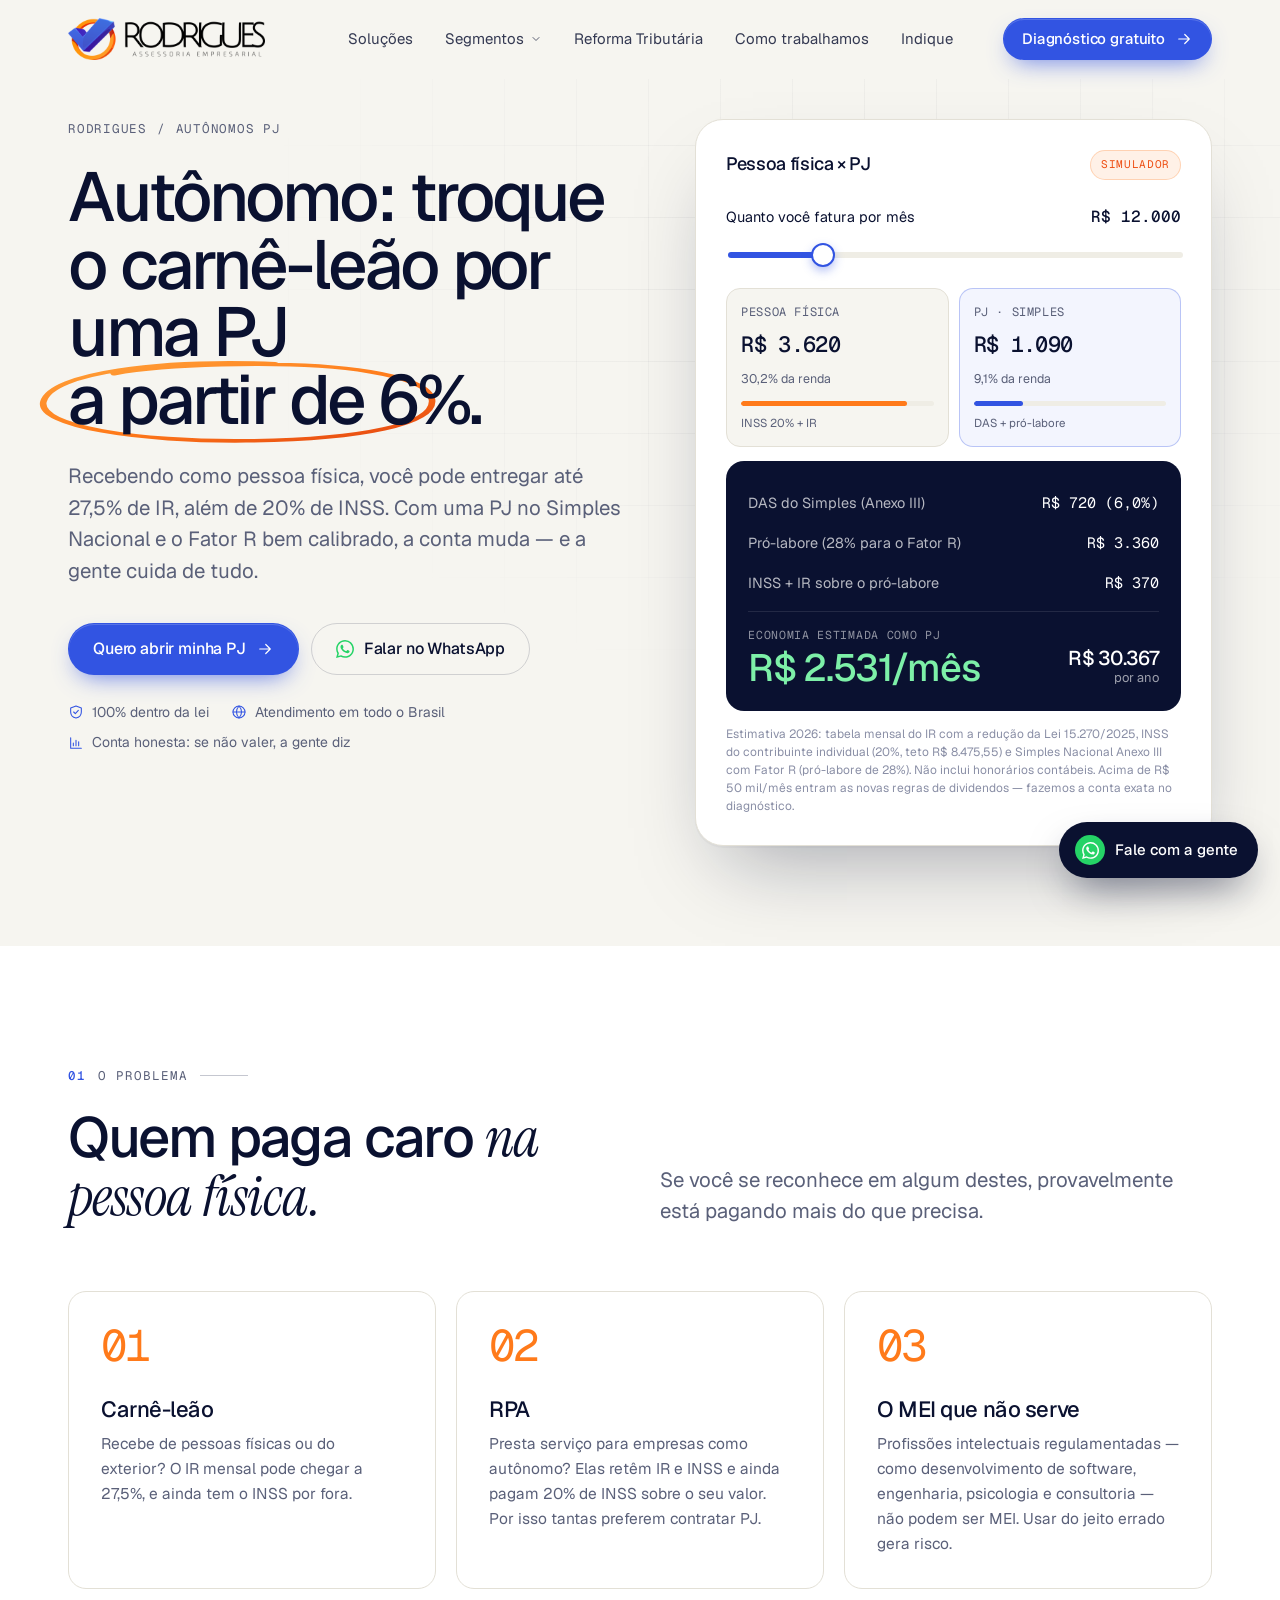
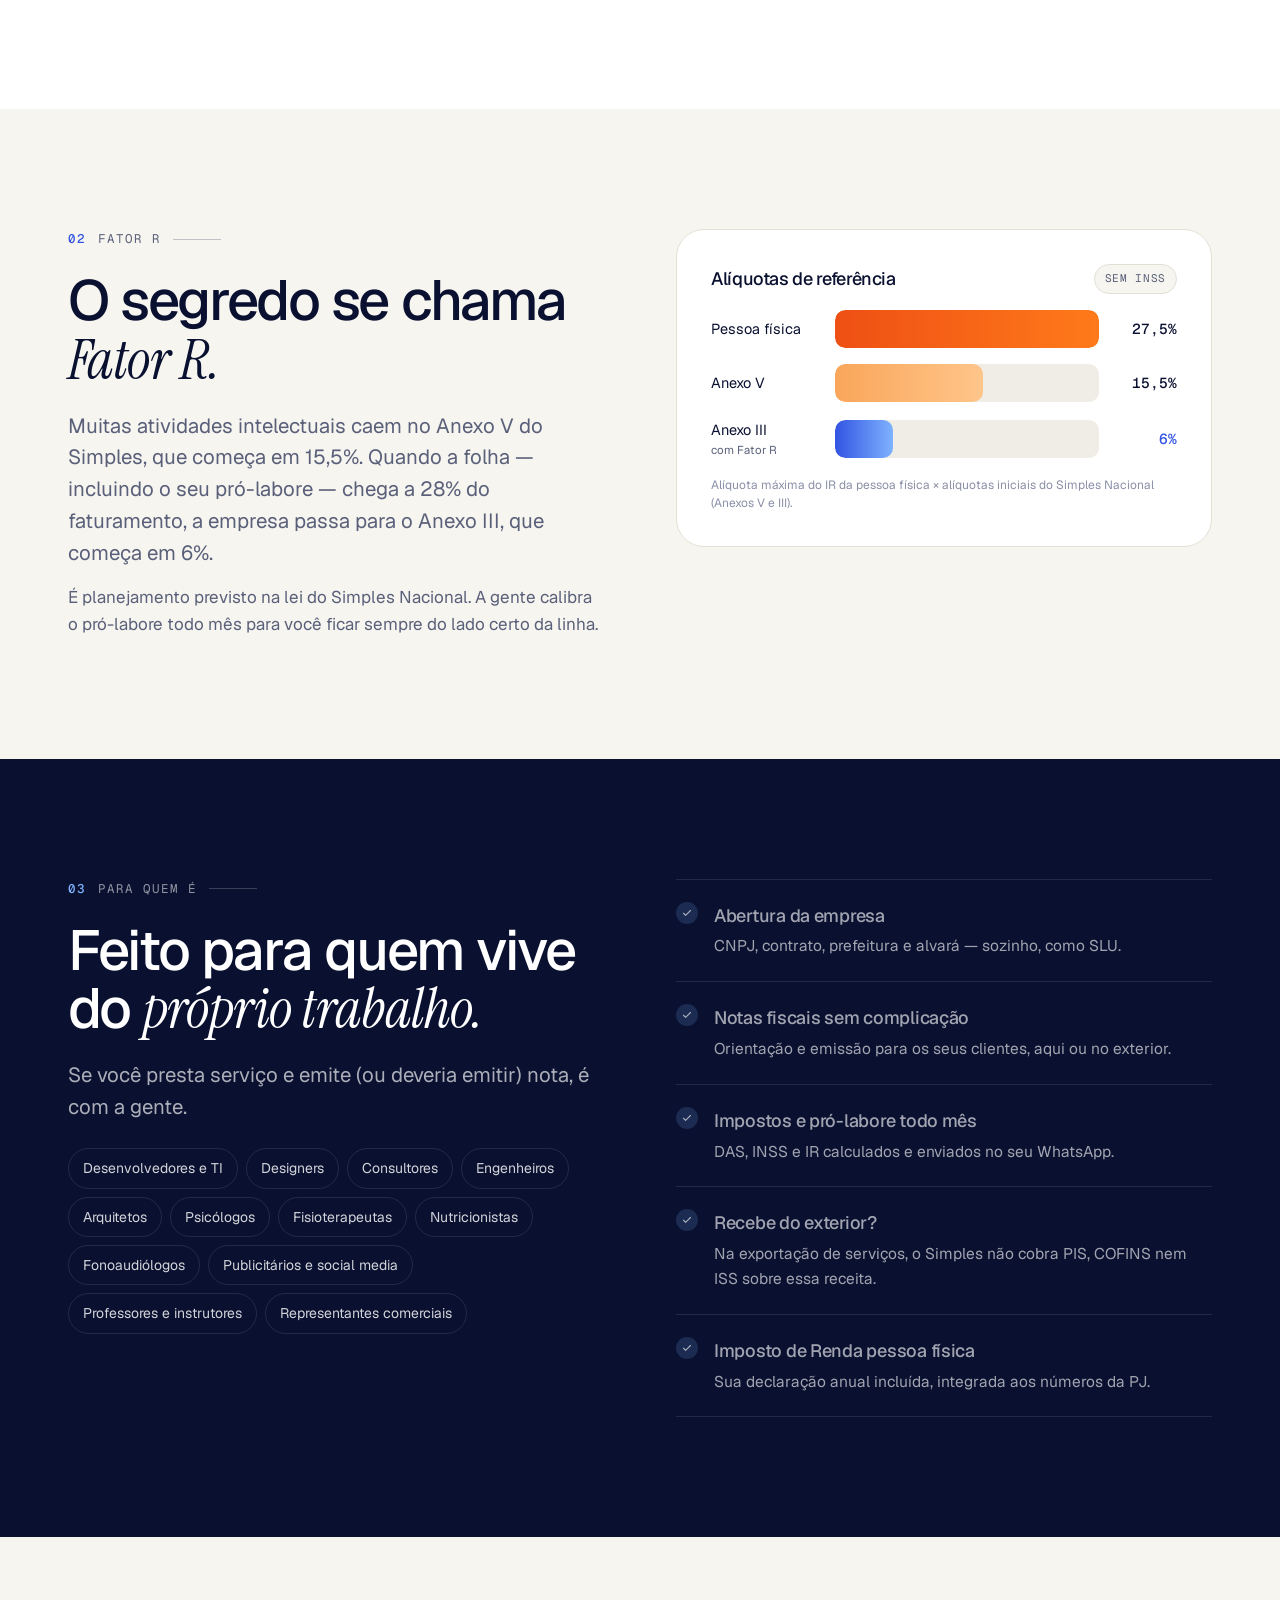
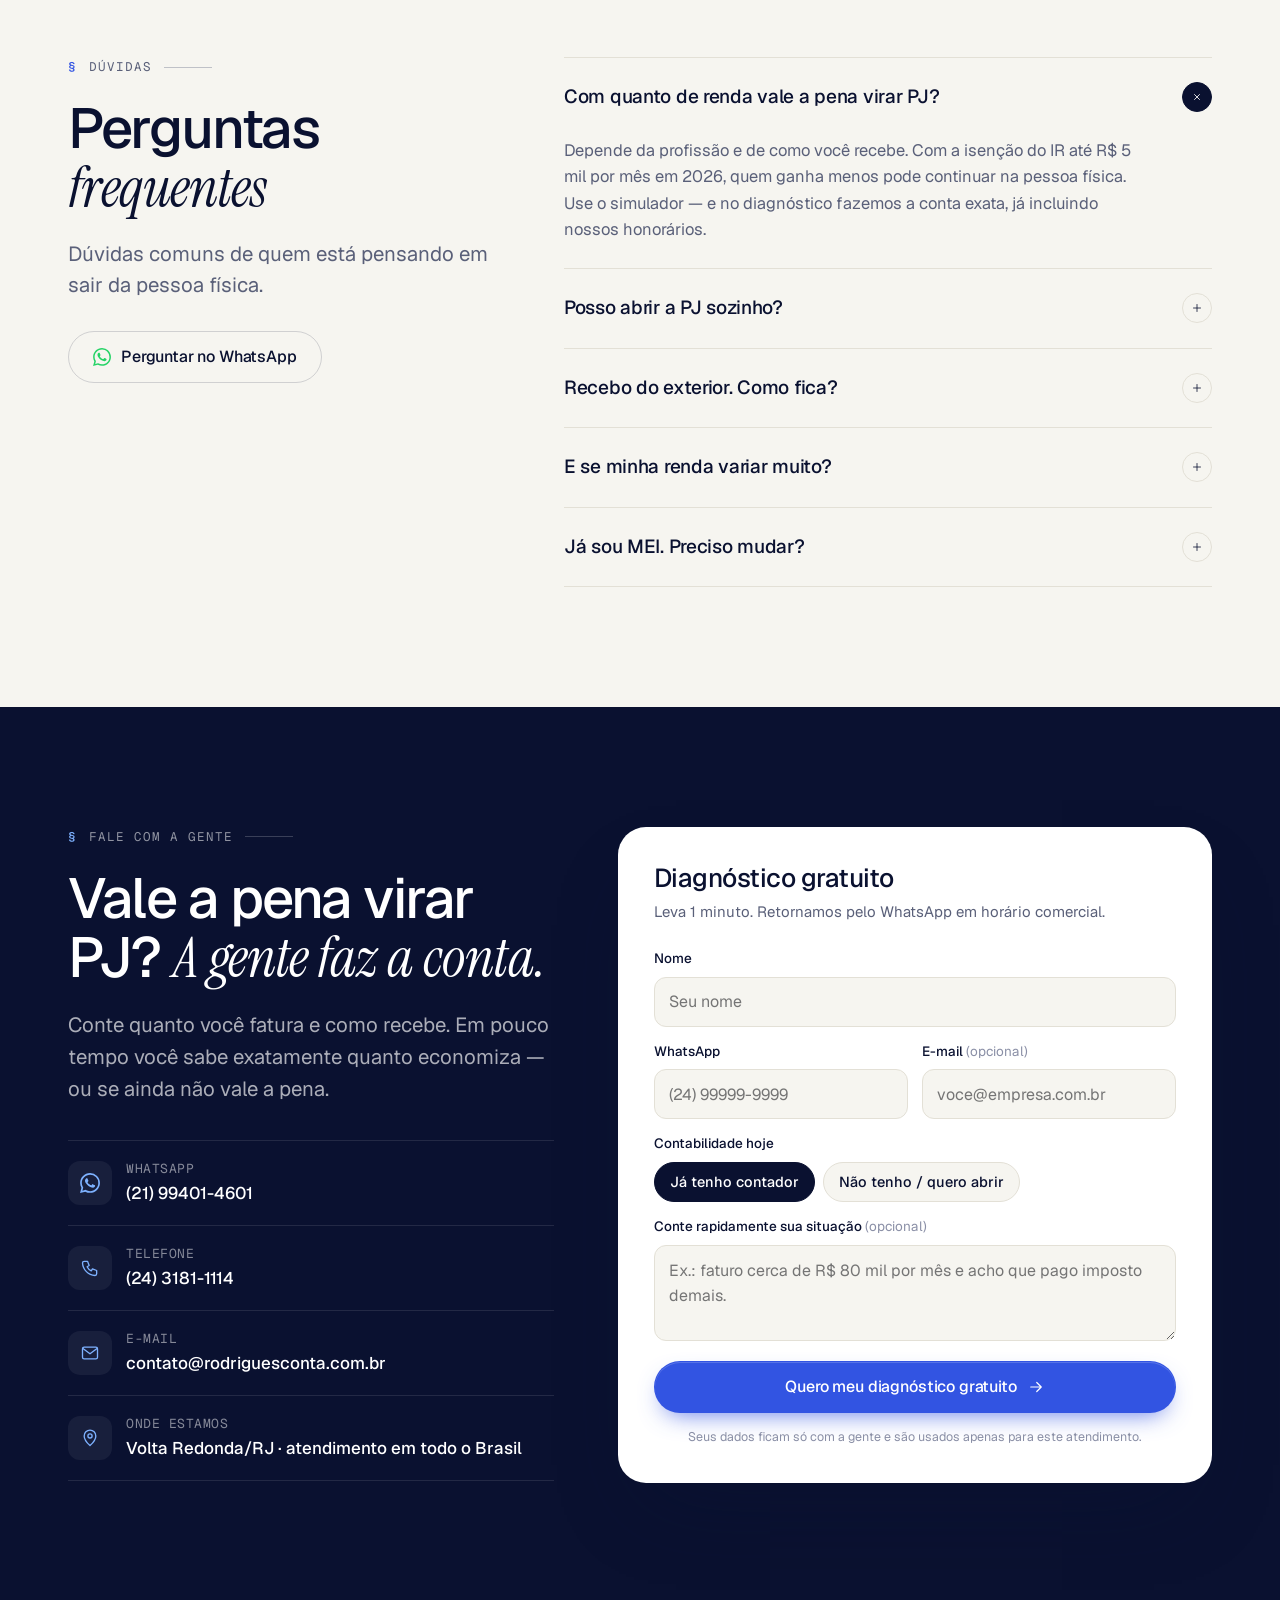
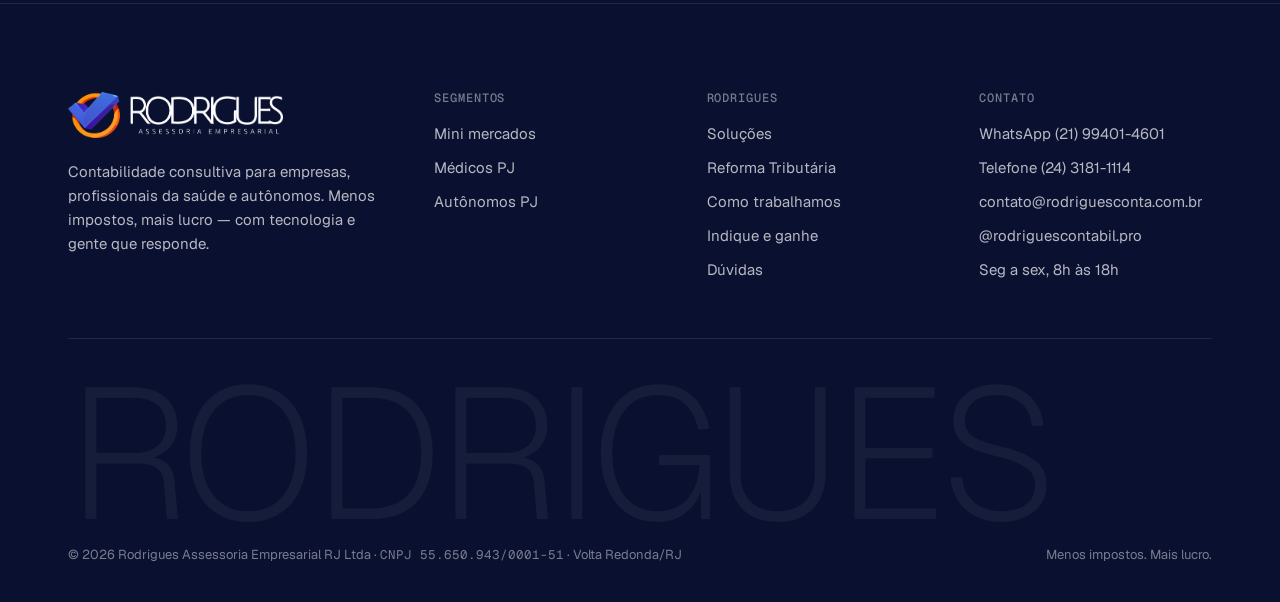
<file: autonomos/index.html>
<!DOCTYPE html>
<html lang="pt-BR">
<head>
<meta charset="utf-8">
<script>document.documentElement.classList.add("js")</script>
<meta name="viewport" content="width=device-width,initial-scale=1,viewport-fit=cover">
<title>Autônomo PJ: saia do carnê-leão · Rodrigues Assessoria</title>
<meta name="description" content="Profissional autônomo pagando até 27,5% de IR e 20% de INSS? Com PJ no Simples e Fator R, a alíquota começa em 6%. Simule e abra sua empresa com a Rodrigues.">
<link rel="canonical" href="https://rodriguesconta.com.br/autonomos/">
<meta name="theme-color" content="#0A1130">
<meta property="og:type" content="website">
<meta property="og:locale" content="pt_BR">
<meta property="og:site_name" content="Rodrigues Assessoria">
<meta property="og:title" content="Autônomo PJ: saia do carnê-leão · Rodrigues Assessoria">
<meta property="og:description" content="Profissional autônomo pagando até 27,5% de IR e 20% de INSS? Com PJ no Simples e Fator R, a alíquota começa em 6%. Simule e abra sua empresa com a Rodrigues.">
<meta property="og:url" content="https://rodriguesconta.com.br/autonomos/">
<meta property="og:image" content="https://rodriguesconta.com.br/assets/og.png">
<meta property="og:image:width" content="1200"><meta property="og:image:height" content="630">
<meta name="twitter:card" content="summary_large_image">
<link rel="icon" href="/assets/favicon.ico" sizes="any">
<link rel="icon" type="image/png" sizes="32x32" href="/assets/icon-32.png">
<link rel="apple-touch-icon" href="/assets/apple-touch-icon.png">
<link rel="preload" href="/assets/fonts/Geist-Variable.woff2" as="font" type="font/woff2" crossorigin>
<link rel="stylesheet" href="/assets/site.css?v=1">
<script type="application/ld+json">{"@context":"https://schema.org","@type":"AccountingService","name":"Rodrigues Assessoria Contábil","legalName":"Rodrigues Assessoria Empresarial RJ Ltda","taxID":"55.650.943/0001-51","url":"https://rodriguesconta.com.br/","logo":"https://rodriguesconta.com.br/assets/icon-512.png","image":"https://rodriguesconta.com.br/assets/og.png","email":"contato@rodriguesconta.com.br","telephone":"+55-24-3181-1114","address":{"@type":"PostalAddress","addressLocality":"Volta Redonda","addressRegion":"RJ","addressCountry":"BR"},"areaServed":"BR","openingHours":"Mo-Fr 08:00-18:00","sameAs":["https://www.instagram.com/rodriguescontabil.pro/"]}</script>
</head>
<body data-wa="Olá! Sou autônomo e quero saber se vale a pena abrir uma PJ.">
<header class="hdr">
  <div class="wrap">
    <a class="brand" href="/" aria-label="Rodrigues Assessoria — início"><img src="/assets/logo-dark.png" alt="Rodrigues Assessoria Empresarial" width="197" height="42"></a>
    <nav class="nav" aria-label="Principal">
      <a href="/#solucoes">Soluções</a>
      <div class="dd">
        <button type="button" aria-expanded="false">Segmentos <svg class="" viewBox="0 0 24 24" fill="none" stroke="currentColor" stroke-width="1.6" stroke-linecap="round" stroke-linejoin="round" aria-hidden="true"><path d="M6 9l6 6 6-6"/></svg></button>
        <div class="dd-menu">
          <a href="/mini-mercado/"><span class="ic"><svg class="" viewBox="0 0 24 24" fill="none" stroke="currentColor" stroke-width="1.6" stroke-linecap="round" stroke-linejoin="round" aria-hidden="true"><path d="M4 10v10h16V10M3 10l2-6h14l2 6M3 10c0 1.7 1.3 3 3 3s3-1.3 3-3m0 0c0 1.7 1.3 3 3 3s3-1.3 3-3m0 0c0 1.7 1.3 3 3 3s3-1.3 3-3M10 20v-5h4v5"/></svg></span><span><b>Mini mercados</b><small>Recupere o imposto pago duas vezes</small></span></a>
          <a href="/medicos/"><span class="ic"><svg class="" viewBox="0 0 24 24" fill="none" stroke="currentColor" stroke-width="1.6" stroke-linecap="round" stroke-linejoin="round" aria-hidden="true"><path d="M6 3H5v6a5 5 0 0010 0V3h-1M10 14v1.5a5.5 5.5 0 0011 0V13"/><circle cx="21" cy="11" r="2"/></svg></span><span><b>Médicos PJ</b><small>Estrutura certa, menos imposto</small></span></a>
          <a href="/autonomos/"><span class="ic"><svg class="" viewBox="0 0 24 24" fill="none" stroke="currentColor" stroke-width="1.6" stroke-linecap="round" stroke-linejoin="round" aria-hidden="true"><rect x="4" y="5" width="16" height="11" rx="1.5"/><path d="M2 19h20"/></svg></span><span><b>Autônomos PJ</b><small>Saia do carnê-leão</small></span></a>
        </div>
      </div>
      <a href="/#reforma">Reforma Tributária</a>
      <a href="/#como">Como trabalhamos</a>
      <a href="/indicar">Indique</a>
    </nav>
    <div class="hdr-cta">
      <a class="btn btn-primary btn-sm" href="#contato">Diagnóstico gratuito <span class="arr"><svg class="" viewBox="0 0 24 24" fill="none" stroke="currentColor" stroke-width="1.6" stroke-linecap="round" stroke-linejoin="round" aria-hidden="true"><path d="M5 12h14M13 6l6 6-6 6"/></svg></span></a>
    </div>
    <button class="burger" type="button" aria-label="Abrir menu" aria-expanded="false"><span></span></button>
  </div>
</header>
<nav class="mnav" aria-label="Menu">
  <small>Navegação</small>
  <a href="/#solucoes">Soluções</a>
  <a href="/#reforma">Reforma Tributária</a>
  <a href="/#como">Como trabalhamos</a>
  <a href="/indicar">Indique e ganhe</a>
  <small>Segmentos</small>
  <a href="/mini-mercado/">Mini mercados</a>
  <a href="/medicos/">Médicos PJ</a>
  <a href="/autonomos/">Autônomos PJ</a>
  <a class="btn btn-primary" href="#contato">Diagnóstico gratuito</a>
  <a class="btn btn-ghost" href="#" data-wa><svg class="wa-ic" viewBox="0 0 24 24" fill="currentColor" aria-hidden="true"><path d="M17.47 14.38c-.3-.15-1.76-.87-2.03-.97-.27-.1-.47-.15-.67.15-.2.3-.77.97-.94 1.16-.17.2-.35.22-.64.07-.3-.15-1.26-.46-2.39-1.47-.88-.79-1.48-1.76-1.65-2.06-.17-.3-.02-.46.13-.6.13-.14.3-.35.45-.52.15-.17.2-.3.3-.5.1-.2.05-.37-.03-.52-.07-.15-.67-1.61-.92-2.2-.24-.58-.49-.5-.67-.51h-.57c-.2 0-.52.07-.8.37-.27.3-1.04 1.02-1.04 2.48s1.07 2.88 1.21 3.07c.15.2 2.1 3.2 5.08 4.49.71.3 1.26.49 1.7.63.71.22 1.36.19 1.87.12.57-.09 1.76-.72 2-1.42.25-.69.25-1.29.18-1.41-.08-.13-.28-.2-.57-.35m-5.42 7.4h-.01a9.87 9.87 0 01-5.03-1.38l-.36-.21-3.74.98 1-3.65-.24-.37a9.86 9.86 0 01-1.51-5.26c0-5.45 4.44-9.88 9.89-9.88 2.64 0 5.12 1.03 6.99 2.9a9.83 9.83 0 012.89 6.99c0 5.45-4.44 9.88-9.89 9.88m8.41-18.3A11.82 11.82 0 0012.05 0C5.5 0 .16 5.34.16 11.89c0 2.1.55 4.14 1.59 5.95L.06 24l6.3-1.65a11.88 11.88 0 005.68 1.45h.01c6.55 0 11.89-5.34 11.89-11.89 0-3.18-1.24-6.17-3.48-8.41z"/></svg> Falar no WhatsApp</a>
</nav>
<main>
<section class="hero niche-hero">
  <div class="wrap hero-grid">
    <div>
      <div class="crumb rv"><a href="/">Rodrigues</a><span>/</span><span>Autônomos PJ</span></div>
      <h1 class="rv d1">Autônomo: troque o carnê-leão por uma PJ <span class="ring">a partir de 6%.</span></h1>
      <p class="lead rv d2" style="max-width:42ch">Recebendo como pessoa física, você pode entregar até 27,5% de IR, além de 20% de INSS. Com uma PJ no Simples Nacional e o Fator R bem calibrado, a conta muda — e a gente cuida de tudo.</p>
      <div class="hero-ctas rv d3">
        <a class="btn btn-primary" href="#contato">Quero abrir minha PJ <span class="arr"><svg class="" viewBox="0 0 24 24" fill="none" stroke="currentColor" stroke-width="1.6" stroke-linecap="round" stroke-linejoin="round" aria-hidden="true"><path d="M5 12h14M13 6l6 6-6 6"/></svg></span></a>
        <a class="btn btn-ghost" href="#" data-wa><svg class="wa-ic" viewBox="0 0 24 24" fill="currentColor" aria-hidden="true"><path d="M17.47 14.38c-.3-.15-1.76-.87-2.03-.97-.27-.1-.47-.15-.67.15-.2.3-.77.97-.94 1.16-.17.2-.35.22-.64.07-.3-.15-1.26-.46-2.39-1.47-.88-.79-1.48-1.76-1.65-2.06-.17-.3-.02-.46.13-.6.13-.14.3-.35.45-.52.15-.17.2-.3.3-.5.1-.2.05-.37-.03-.52-.07-.15-.67-1.61-.92-2.2-.24-.58-.49-.5-.67-.51h-.57c-.2 0-.52.07-.8.37-.27.3-1.04 1.02-1.04 2.48s1.07 2.88 1.21 3.07c.15.2 2.1 3.2 5.08 4.49.71.3 1.26.49 1.7.63.71.22 1.36.19 1.87.12.57-.09 1.76-.72 2-1.42.25-.69.25-1.29.18-1.41-.08-.13-.28-.2-.57-.35m-5.42 7.4h-.01a9.87 9.87 0 01-5.03-1.38l-.36-.21-3.74.98 1-3.65-.24-.37a9.86 9.86 0 01-1.51-5.26c0-5.45 4.44-9.88 9.89-9.88 2.64 0 5.12 1.03 6.99 2.9a9.83 9.83 0 012.89 6.99c0 5.45-4.44 9.88-9.89 9.88m8.41-18.3A11.82 11.82 0 0012.05 0C5.5 0 .16 5.34.16 11.89c0 2.1.55 4.14 1.59 5.95L.06 24l6.3-1.65a11.88 11.88 0 005.68 1.45h.01c6.55 0 11.89-5.34 11.89-11.89 0-3.18-1.24-6.17-3.48-8.41z"/></svg> Falar no WhatsApp</a>
      </div>
      <div class="hero-meta rv d3"><span><svg class="" viewBox="0 0 24 24" fill="none" stroke="currentColor" stroke-width="1.6" stroke-linecap="round" stroke-linejoin="round" aria-hidden="true"><path d="M12 3l8 3v6c0 4.5-3.4 8.1-8 9-4.6-.9-8-4.5-8-9V6l8-3z"/><path d="M8.5 12l2.5 2.5 4.5-5"/></svg> 100% dentro da lei</span><span><svg class="" viewBox="0 0 24 24" fill="none" stroke="currentColor" stroke-width="1.6" stroke-linecap="round" stroke-linejoin="round" aria-hidden="true"><circle cx="12" cy="12" r="9"/><path d="M3 12h18M12 3c2.5 2.7 3.8 5.7 3.8 9s-1.3 6.3-3.8 9c-2.5-2.7-3.8-5.7-3.8-9S9.5 5.7 12 3z"/></svg> Atendimento em todo o Brasil</span><span><svg class="" viewBox="0 0 24 24" fill="none" stroke="currentColor" stroke-width="1.6" stroke-linecap="round" stroke-linejoin="round" aria-hidden="true"><path d="M4 20V4M4 20h16M8 16v-4M12 16V8M16 16v-6"/></svg> Conta honesta: se não valer, a gente diz</span></div>
    </div>
    <div class="card calc rv d1" id="calc-pfpj">
  <div class="calc-hd"><b>Pessoa física × PJ</b><span class="tag or">simulador</span></div>
  <div class="rng"><div class="rng-top"><label for="p-renda">Quanto você fatura por mês</label><output id="p-renda-o"></output></div>
    <input type="range" id="p-renda" min="3000" max="50000" step="500" value="12000"></div>
  <div class="vs">
    <div id="p-box-pf"><small>Pessoa física</small><b id="p-pf"></b><span id="p-pf-p"></span><div class="meter"><i id="p-pf-m"></i></div><span style="display:block;margin-top:8px;font-size:11.5px">INSS 20% + IR</span></div>
    <div id="p-box-pj"><small>PJ · Simples</small><b id="p-pj"></b><span id="p-pj-p"></span><div class="meter"><i id="p-pj-m"></i></div><span style="display:block;margin-top:8px;font-size:11.5px">DAS + pró-labore</span></div>
  </div>
  <div class="res">
    <div class="res-row"><span>DAS do Simples (Anexo III)</span><span class="mono" id="p-das"></span></div>
    <div class="res-row"><span>Pró-labore (28% para o Fator R)</span><span class="mono" id="p-pl"></span></div>
    <div class="res-row"><span>INSS + IR sobre o pró-labore</span><span class="mono" id="p-enc"></span></div>
    <div class="res-main"><div><small id="p-eco-l"></small><b id="p-eco"></b></div><div class="side"><b id="p-ano"></b><span id="p-ano-l"></span></div></div>
  </div>
  <p class="calc-note">Estimativa 2026: tabela mensal do IR com a redução da Lei 15.270/2025, INSS do contribuinte individual (20%, teto R$ 8.475,55) e Simples Nacional Anexo III com Fator R (pró-labore de 28%). Não inclui honorários contábeis. Acima de R$ 50 mil/mês entram as novas regras de dividendos — fazemos a conta exata no diagnóstico.</p>
</div>
  </div>
</section>

<section class="sec on-white">
  <div class="wrap">
    <div class="sec-hd">
      <div class="rv"><div class="sec-label"><b>01</b> O problema</div><h2>Quem paga caro <span class="serif">na pessoa física.</span></h2></div>
      <p class="lead rv d1">Se você se reconhece em algum destes, provavelmente está pagando mais do que precisa.</p>
    </div>
    <div class="pains">
      <div class="pain rv"><div class="n">01</div><h3>Carnê-leão</h3><p>Recebe de pessoas físicas ou do exterior? O IR mensal pode chegar a 27,5%, e ainda tem o INSS por fora.</p></div>
      <div class="pain rv d1"><div class="n">02</div><h3>RPA</h3><p>Presta serviço para empresas como autônomo? Elas retêm IR e INSS e ainda pagam 20% de INSS sobre o seu valor. Por isso tantas preferem contratar PJ.</p></div>
      <div class="pain rv d2"><div class="n">03</div><h3>O MEI que não serve</h3><p>Profissões intelectuais regulamentadas — como desenvolvimento de software, engenharia, psicologia e consultoria — não podem ser MEI. Usar do jeito errado gera risco.</p></div>
    </div>
  </div>
</section>

<section class="sec">
  <div class="wrap split">
    <div class="rv">
      <div class="sec-label"><b>02</b> Fator R</div>
      <h2>O segredo se chama <span class="serif">Fator R.</span></h2>
      <p class="lead" style="margin-top:20px">Muitas atividades intelectuais caem no Anexo V do Simples, que começa em 15,5%. Quando a folha — incluindo o seu pró-labore — chega a 28% do faturamento, a empresa passa para o Anexo III, que começa em 6%.</p>
      <p style="margin-top:16px;color:var(--muted)">É planejamento previsto na lei do Simples Nacional. A gente calibra o pró-labore todo mês para você ficar sempre do lado certo da linha.</p>
    </div>
    <div class="fr-viz rv d1 anim">
      <div class="calc-hd" style="margin-bottom:6px"><b>Alíquotas de referência</b><span class="tag">sem INSS</span></div>
      <div class="fr-bar"><span>Pessoa física</span><span class="t"><i style="--w:100%;background:linear-gradient(90deg,#EE4F14,#FF7A1A)"></i></span><span class="v">27,5%</span></div>
      <div class="fr-bar"><span>Anexo V</span><span class="t"><i style="--w:56%;background:linear-gradient(90deg,#F9A65A,#FFC58A)"></i></span><span class="v">15,5%</span></div>
      <div class="fr-bar"><span>Anexo III <small style="display:block;color:var(--muted);font-size:11.5px">com Fator R</small></span><span class="t"><i style="--w:22%;background:linear-gradient(90deg,#3254E2,#7EB2FF)"></i></span><span class="v" style="color:var(--blue)">6%</span></div>
      <p class="calc-note">Alíquota máxima do IR da pessoa física × alíquotas iniciais do Simples Nacional (Anexos V e III).</p>
    </div>
  </div>
</section>

<section class="sec on-ink">
  <div class="wrap split">
    <div class="rv">
      <div class="sec-label"><b>03</b> Para quem é</div>
      <h2>Feito para quem vive do <span class="serif">próprio trabalho.</span></h2>
      <p class="lead" style="margin-top:20px">Se você presta serviço e emite (ou deveria emitir) nota, é com a gente.</p>
      <div class="pros">
        <span>Desenvolvedores e TI</span><span>Designers</span><span>Consultores</span><span>Engenheiros</span><span>Arquitetos</span><span>Psicólogos</span><span>Fisioterapeutas</span><span>Nutricionistas</span><span>Fonoaudiólogos</span><span>Publicitários e social media</span><span>Professores e instrutores</span><span>Representantes comerciais</span>
      </div>
    </div>
    <ul class="list-x rv d1">
      <li><span class="tick"><svg class="" viewBox="0 0 24 24" fill="none" stroke="currentColor" stroke-width="2.2" stroke-linecap="round" stroke-linejoin="round" aria-hidden="true"><path d="M5 12.5l4.2 4.2L19 7"/></svg></span><span><b>Abertura da empresa</b><span>CNPJ, contrato, prefeitura e alvará — sozinho, como SLU.</span></span></li>
      <li><span class="tick"><svg class="" viewBox="0 0 24 24" fill="none" stroke="currentColor" stroke-width="2.2" stroke-linecap="round" stroke-linejoin="round" aria-hidden="true"><path d="M5 12.5l4.2 4.2L19 7"/></svg></span><span><b>Notas fiscais sem complicação</b><span>Orientação e emissão para os seus clientes, aqui ou no exterior.</span></span></li>
      <li><span class="tick"><svg class="" viewBox="0 0 24 24" fill="none" stroke="currentColor" stroke-width="2.2" stroke-linecap="round" stroke-linejoin="round" aria-hidden="true"><path d="M5 12.5l4.2 4.2L19 7"/></svg></span><span><b>Impostos e pró-labore todo mês</b><span>DAS, INSS e IR calculados e enviados no seu WhatsApp.</span></span></li>
      <li><span class="tick"><svg class="" viewBox="0 0 24 24" fill="none" stroke="currentColor" stroke-width="2.2" stroke-linecap="round" stroke-linejoin="round" aria-hidden="true"><path d="M5 12.5l4.2 4.2L19 7"/></svg></span><span><b>Recebe do exterior?</b><span>Na exportação de serviços, o Simples não cobra PIS, COFINS nem ISS sobre essa receita.</span></span></li>
      <li><span class="tick"><svg class="" viewBox="0 0 24 24" fill="none" stroke="currentColor" stroke-width="2.2" stroke-linecap="round" stroke-linejoin="round" aria-hidden="true"><path d="M5 12.5l4.2 4.2L19 7"/></svg></span><span><b>Imposto de Renda pessoa física</b><span>Sua declaração anual incluída, integrada aos números da PJ.</span></span></li>
    </ul>
  </div>
</section>
<section class="sec" id="duvidas">
  <div class="wrap faq">
    <div class="rv">
      <div class="sec-label"><b>§</b> Dúvidas</div>
      <h2>Perguntas <span class="serif">frequentes</span></h2>
      <p class="lead" style="margin-top:20px">Dúvidas comuns de quem está pensando em sair da pessoa física.</p>
      <a class="btn btn-ghost" style="margin-top:30px" href="#" data-wa><svg class="wa-ic" viewBox="0 0 24 24" fill="currentColor" aria-hidden="true"><path d="M17.47 14.38c-.3-.15-1.76-.87-2.03-.97-.27-.1-.47-.15-.67.15-.2.3-.77.97-.94 1.16-.17.2-.35.22-.64.07-.3-.15-1.26-.46-2.39-1.47-.88-.79-1.48-1.76-1.65-2.06-.17-.3-.02-.46.13-.6.13-.14.3-.35.45-.52.15-.17.2-.3.3-.5.1-.2.05-.37-.03-.52-.07-.15-.67-1.61-.92-2.2-.24-.58-.49-.5-.67-.51h-.57c-.2 0-.52.07-.8.37-.27.3-1.04 1.02-1.04 2.48s1.07 2.88 1.21 3.07c.15.2 2.1 3.2 5.08 4.49.71.3 1.26.49 1.7.63.71.22 1.36.19 1.87.12.57-.09 1.76-.72 2-1.42.25-.69.25-1.29.18-1.41-.08-.13-.28-.2-.57-.35m-5.42 7.4h-.01a9.87 9.87 0 01-5.03-1.38l-.36-.21-3.74.98 1-3.65-.24-.37a9.86 9.86 0 01-1.51-5.26c0-5.45 4.44-9.88 9.89-9.88 2.64 0 5.12 1.03 6.99 2.9a9.83 9.83 0 012.89 6.99c0 5.45-4.44 9.88-9.89 9.88m8.41-18.3A11.82 11.82 0 0012.05 0C5.5 0 .16 5.34.16 11.89c0 2.1.55 4.14 1.59 5.95L.06 24l6.3-1.65a11.88 11.88 0 005.68 1.45h.01c6.55 0 11.89-5.34 11.89-11.89 0-3.18-1.24-6.17-3.48-8.41z"/></svg> Perguntar no WhatsApp</a>
    </div>
    <div class="qa rv d1"><details open><summary>Com quanto de renda vale a pena virar PJ?<span class="pm"><svg class="" viewBox="0 0 24 24" fill="none" stroke="currentColor" stroke-width="1.6" stroke-linecap="round" stroke-linejoin="round" aria-hidden="true"><path d="M12 5v14M5 12h14"/></svg></span></summary><div class="ans">Depende da profissão e de como você recebe. Com a isenção do IR até R$ 5 mil por mês em 2026, quem ganha menos pode continuar na pessoa física. Use o simulador — e no diagnóstico fazemos a conta exata, já incluindo nossos honorários.</div></details><details><summary>Posso abrir a PJ sozinho?<span class="pm"><svg class="" viewBox="0 0 24 24" fill="none" stroke="currentColor" stroke-width="1.6" stroke-linecap="round" stroke-linejoin="round" aria-hidden="true"><path d="M12 5v14M5 12h14"/></svg></span></summary><div class="ans">Pode. A sociedade limitada unipessoal (SLU) não exige sócio e separa o seu patrimônio pessoal do da empresa.</div></details><details><summary>Recebo do exterior. Como fica?<span class="pm"><svg class="" viewBox="0 0 24 24" fill="none" stroke="currentColor" stroke-width="1.6" stroke-linecap="round" stroke-linejoin="round" aria-hidden="true"><path d="M12 5v14M5 12h14"/></svg></span></summary><div class="ans">A exportação de serviços tem vantagens no Simples: não incidem PIS, COFINS nem ISS sobre essa receita. Organizamos as notas e o fechamento de câmbio.</div></details><details><summary>E se minha renda variar muito?<span class="pm"><svg class="" viewBox="0 0 24 24" fill="none" stroke="currentColor" stroke-width="1.6" stroke-linecap="round" stroke-linejoin="round" aria-hidden="true"><path d="M12 5v14M5 12h14"/></svg></span></summary><div class="ans">O Simples acompanha o faturamento do mês, e o pró-labore é ajustado para manter o Fator R. Nada de imposto fixo alto em mês fraco.</div></details><details><summary>Já sou MEI. Preciso mudar?<span class="pm"><svg class="" viewBox="0 0 24 24" fill="none" stroke="currentColor" stroke-width="1.6" stroke-linecap="round" stroke-linejoin="round" aria-hidden="true"><path d="M12 5v14M5 12h14"/></svg></span></summary><div class="ans">Se a sua atividade não é permitida no MEI ou você passou do limite de faturamento, sim. Fazemos o desenquadramento e a migração para ME sem você perder clientes nem prazos.</div></details></div>
  </div>
</section>
<section class="sec on-ink" id="contato">
  <div class="wrap contact">
    <div class="rv">
      <div class="sec-label"><b>§</b> Fale com a gente</div>
      <h2>Vale a pena virar PJ? <span class="serif">A gente faz a conta.</span></h2>
      <p class="lead" style="margin-top:22px">Conte quanto você fatura e como recebe. Em pouco tempo você sabe exatamente quanto economiza — ou se ainda não vale a pena.</p>
      <div class="ch">
        <a href="#" data-wa><span class="ic"><svg class="" viewBox="0 0 24 24" fill="currentColor" aria-hidden="true"><path d="M17.47 14.38c-.3-.15-1.76-.87-2.03-.97-.27-.1-.47-.15-.67.15-.2.3-.77.97-.94 1.16-.17.2-.35.22-.64.07-.3-.15-1.26-.46-2.39-1.47-.88-.79-1.48-1.76-1.65-2.06-.17-.3-.02-.46.13-.6.13-.14.3-.35.45-.52.15-.17.2-.3.3-.5.1-.2.05-.37-.03-.52-.07-.15-.67-1.61-.92-2.2-.24-.58-.49-.5-.67-.51h-.57c-.2 0-.52.07-.8.37-.27.3-1.04 1.02-1.04 2.48s1.07 2.88 1.21 3.07c.15.2 2.1 3.2 5.08 4.49.71.3 1.26.49 1.7.63.71.22 1.36.19 1.87.12.57-.09 1.76-.72 2-1.42.25-.69.25-1.29.18-1.41-.08-.13-.28-.2-.57-.35m-5.42 7.4h-.01a9.87 9.87 0 01-5.03-1.38l-.36-.21-3.74.98 1-3.65-.24-.37a9.86 9.86 0 01-1.51-5.26c0-5.45 4.44-9.88 9.89-9.88 2.64 0 5.12 1.03 6.99 2.9a9.83 9.83 0 012.89 6.99c0 5.45-4.44 9.88-9.89 9.88m8.41-18.3A11.82 11.82 0 0012.05 0C5.5 0 .16 5.34.16 11.89c0 2.1.55 4.14 1.59 5.95L.06 24l6.3-1.65a11.88 11.88 0 005.68 1.45h.01c6.55 0 11.89-5.34 11.89-11.89 0-3.18-1.24-6.17-3.48-8.41z"/></svg></span><span><small>WhatsApp</small><b>(21) 99401-4601</b></span></a>
        <a href="tel:+552431811114"><span class="ic"><svg class="" viewBox="0 0 24 24" fill="none" stroke="currentColor" stroke-width="1.6" stroke-linecap="round" stroke-linejoin="round" aria-hidden="true"><path d="M5 4h4l2 5-2.5 1.5a11 11 0 005 5L15 13l5 2v4a2 2 0 01-2 2A16 16 0 013 6a2 2 0 012-2"/></svg></span><span><small>Telefone</small><b>(24) 3181-1114</b></span></a>
        <a href="mailto:contato@rodriguesconta.com.br"><span class="ic"><svg class="" viewBox="0 0 24 24" fill="none" stroke="currentColor" stroke-width="1.6" stroke-linecap="round" stroke-linejoin="round" aria-hidden="true"><rect x="3" y="5" width="18" height="14" rx="2"/><path d="M3.5 6.5l8.5 6.5 8.5-6.5"/></svg></span><span><small>E-mail</small><b>contato@rodriguesconta.com.br</b></span></a>
        <div><span class="ic"><svg class="" viewBox="0 0 24 24" fill="none" stroke="currentColor" stroke-width="1.6" stroke-linecap="round" stroke-linejoin="round" aria-hidden="true"><path d="M12 21s-7-6.1-7-11.5a7 7 0 1114 0C19 14.9 12 21 12 21z"/><circle cx="12" cy="9.5" r="2.5"/></svg></span><span><small>Onde estamos</small><b>Volta Redonda/RJ · atendimento em todo o Brasil</b></span></div>
      </div>
    </div>
    <form class="form rv d1" novalidate data-nicho="Autônomo / liberal">
      <div class="fbody">
        <h3>Diagnóstico gratuito</h3>
        <p>Leva 1 minuto. Retornamos pelo WhatsApp em horário comercial.</p>
        <div class="fgrid">
          <div class="fld full"><label for="f-nome-autô">Nome</label><input id="f-nome-autô" name="nome" autocomplete="name" required placeholder="Seu nome"></div>
          <div class="fld"><label for="f-tel-autô">WhatsApp</label><input id="f-tel-autô" name="telefone" type="tel" inputmode="tel" autocomplete="tel" required placeholder="(24) 99999-9999"></div>
          <div class="fld"><label for="f-mail-autô">E-mail <span style="color:var(--muted-2);font-weight:400">(opcional)</span></label><input id="f-mail-autô" name="email" type="email" autocomplete="email" placeholder="voce@empresa.com.br"></div>
          <input type="hidden" name="perfil" value="Autônomo / liberal">
          <div class="fld full"><label>Contabilidade hoje</label><div class="chips">
            <label><input type="radio" name="contador" value="Já tenho contador" checked><span>Já tenho contador</span></label>
            <label><input type="radio" name="contador" value="Não tenho / quero abrir empresa"><span>Não tenho / quero abrir</span></label>
          </div></div>
          <div class="fld full"><label for="f-msg-autô">Conte rapidamente sua situação <span style="color:var(--muted-2);font-weight:400">(opcional)</span></label><textarea id="f-msg-autô" name="mensagem" placeholder="Ex.: faturo cerca de R$ 80 mil por mês e acho que pago imposto demais."></textarea></div>
          <input class="hp" type="text" name="website" tabindex="-1" autocomplete="off" aria-hidden="true">
        </div>
        <button class="btn btn-primary" type="submit">Quero meu diagnóstico gratuito <span class="arr"><svg class="" viewBox="0 0 24 24" fill="none" stroke="currentColor" stroke-width="1.6" stroke-linecap="round" stroke-linejoin="round" aria-hidden="true"><path d="M5 12h14M13 6l6 6-6 6"/></svg></span></button>
        <p class="err-msg" role="alert"></p>
        <p class="note">Seus dados ficam só com a gente e são usados apenas para este atendimento.</p>
      </div>
      <div class="ok-state" aria-live="polite">
        <div class="big-ok"><svg class="" viewBox="0 0 24 24" fill="none" stroke="currentColor" stroke-width="2.2" stroke-linecap="round" stroke-linejoin="round" aria-hidden="true"><path d="M5 12.5l4.2 4.2L19 7"/></svg></div>
        <h3>Recebemos seu pedido!</h3>
        <p>Um especialista vai chamar você no WhatsApp. Se preferir adiantar, fale agora:</p>
        <a class="btn btn-ink ok-wa" href="#"><svg class="wa-ic" viewBox="0 0 24 24" fill="currentColor" aria-hidden="true"><path d="M17.47 14.38c-.3-.15-1.76-.87-2.03-.97-.27-.1-.47-.15-.67.15-.2.3-.77.97-.94 1.16-.17.2-.35.22-.64.07-.3-.15-1.26-.46-2.39-1.47-.88-.79-1.48-1.76-1.65-2.06-.17-.3-.02-.46.13-.6.13-.14.3-.35.45-.52.15-.17.2-.3.3-.5.1-.2.05-.37-.03-.52-.07-.15-.67-1.61-.92-2.2-.24-.58-.49-.5-.67-.51h-.57c-.2 0-.52.07-.8.37-.27.3-1.04 1.02-1.04 2.48s1.07 2.88 1.21 3.07c.15.2 2.1 3.2 5.08 4.49.71.3 1.26.49 1.7.63.71.22 1.36.19 1.87.12.57-.09 1.76-.72 2-1.42.25-.69.25-1.29.18-1.41-.08-.13-.28-.2-.57-.35m-5.42 7.4h-.01a9.87 9.87 0 01-5.03-1.38l-.36-.21-3.74.98 1-3.65-.24-.37a9.86 9.86 0 01-1.51-5.26c0-5.45 4.44-9.88 9.89-9.88 2.64 0 5.12 1.03 6.99 2.9a9.83 9.83 0 012.89 6.99c0 5.45-4.44 9.88-9.89 9.88m8.41-18.3A11.82 11.82 0 0012.05 0C5.5 0 .16 5.34.16 11.89c0 2.1.55 4.14 1.59 5.95L.06 24l6.3-1.65a11.88 11.88 0 005.68 1.45h.01c6.55 0 11.89-5.34 11.89-11.89 0-3.18-1.24-6.17-3.48-8.41z"/></svg> Continuar no WhatsApp</a>
      </div>
    </form>
  </div>
</section>
</main>
<footer class="ftr">
  <div class="wrap">
    <div class="ftr-top">
      <div>
        <img src="/assets/logo-light.png" alt="Rodrigues Assessoria Empresarial" width="215" height="46" loading="lazy">
        <p>Contabilidade consultiva para empresas, profissionais da saúde e autônomos. Menos impostos, mais lucro — com tecnologia e gente que responde.</p>
      </div>
      <div>
        <h4>Segmentos</h4>
        <ul><li><a href="/mini-mercado/">Mini mercados</a></li><li><a href="/medicos/">Médicos PJ</a></li><li><a href="/autonomos/">Autônomos PJ</a></li></ul>
      </div>
      <div>
        <h4>Rodrigues</h4>
        <ul><li><a href="/#solucoes">Soluções</a></li><li><a href="/#reforma">Reforma Tributária</a></li><li><a href="/#como">Como trabalhamos</a></li><li><a href="/indicar">Indique e ganhe</a></li><li><a href="/#duvidas">Dúvidas</a></li></ul>
      </div>
      <div>
        <h4>Contato</h4>
        <ul>
          <li><a href="#" data-wa>WhatsApp (21) 99401-4601</a></li>
          <li><a href="tel:+552431811114">Telefone (24) 3181-1114</a></li>
          <li><a href="mailto:contato@rodriguesconta.com.br">contato@rodriguesconta.com.br</a></li>
          <li><a href="https://www.instagram.com/rodriguescontabil.pro/" target="_blank" rel="noopener">@rodriguescontabil.pro</a></li>
          <li>Seg a sex, 8h às 18h</li>
        </ul>
      </div>
    </div>
    <div class="wordmark" aria-hidden="true">Rodrigues</div>
    <div class="ftr-bot">
      <span>© <span id="ano">2026</span> Rodrigues Assessoria Empresarial RJ Ltda · <span class="mono">CNPJ 55.650.943/0001-51</span> · Volta Redonda/RJ</span>
      <span>Menos impostos. Mais lucro.</span>
    </div>
  </div>
</footer>
<a class="fab" href="#" data-wa aria-label="Falar no WhatsApp"><span class="d"><svg class="" viewBox="0 0 24 24" fill="currentColor" aria-hidden="true"><path d="M17.47 14.38c-.3-.15-1.76-.87-2.03-.97-.27-.1-.47-.15-.67.15-.2.3-.77.97-.94 1.16-.17.2-.35.22-.64.07-.3-.15-1.26-.46-2.39-1.47-.88-.79-1.48-1.76-1.65-2.06-.17-.3-.02-.46.13-.6.13-.14.3-.35.45-.52.15-.17.2-.3.3-.5.1-.2.05-.37-.03-.52-.07-.15-.67-1.61-.92-2.2-.24-.58-.49-.5-.67-.51h-.57c-.2 0-.52.07-.8.37-.27.3-1.04 1.02-1.04 2.48s1.07 2.88 1.21 3.07c.15.2 2.1 3.2 5.08 4.49.71.3 1.26.49 1.7.63.71.22 1.36.19 1.87.12.57-.09 1.76-.72 2-1.42.25-.69.25-1.29.18-1.41-.08-.13-.28-.2-.57-.35m-5.42 7.4h-.01a9.87 9.87 0 01-5.03-1.38l-.36-.21-3.74.98 1-3.65-.24-.37a9.86 9.86 0 01-1.51-5.26c0-5.45 4.44-9.88 9.89-9.88 2.64 0 5.12 1.03 6.99 2.9a9.83 9.83 0 012.89 6.99c0 5.45-4.44 9.88-9.89 9.88m8.41-18.3A11.82 11.82 0 0012.05 0C5.5 0 .16 5.34.16 11.89c0 2.1.55 4.14 1.59 5.95L.06 24l6.3-1.65a11.88 11.88 0 005.68 1.45h.01c6.55 0 11.89-5.34 11.89-11.89 0-3.18-1.24-6.17-3.48-8.41z"/></svg></span><span class="t">Fale com a gente</span></a>
<script src="/assets/site.js?v=1" defer></script>
</body>
</html>
</file>
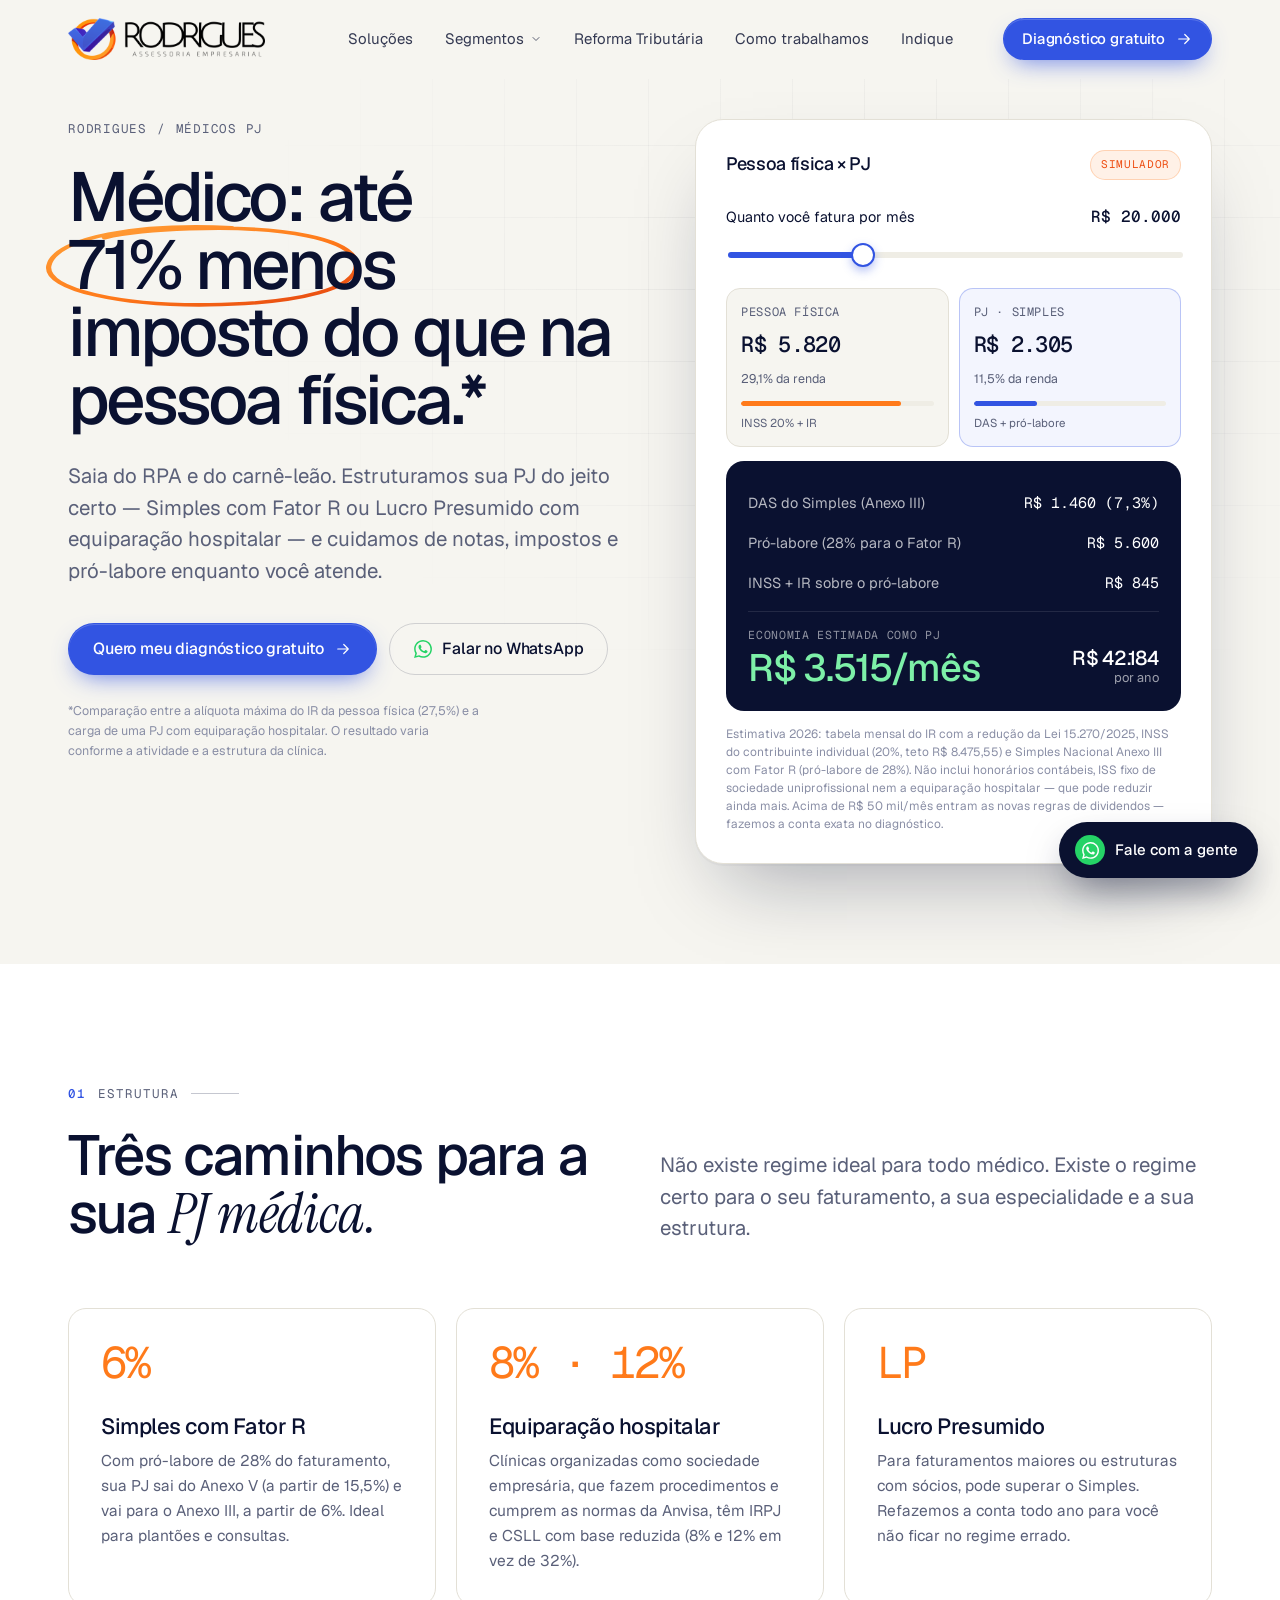
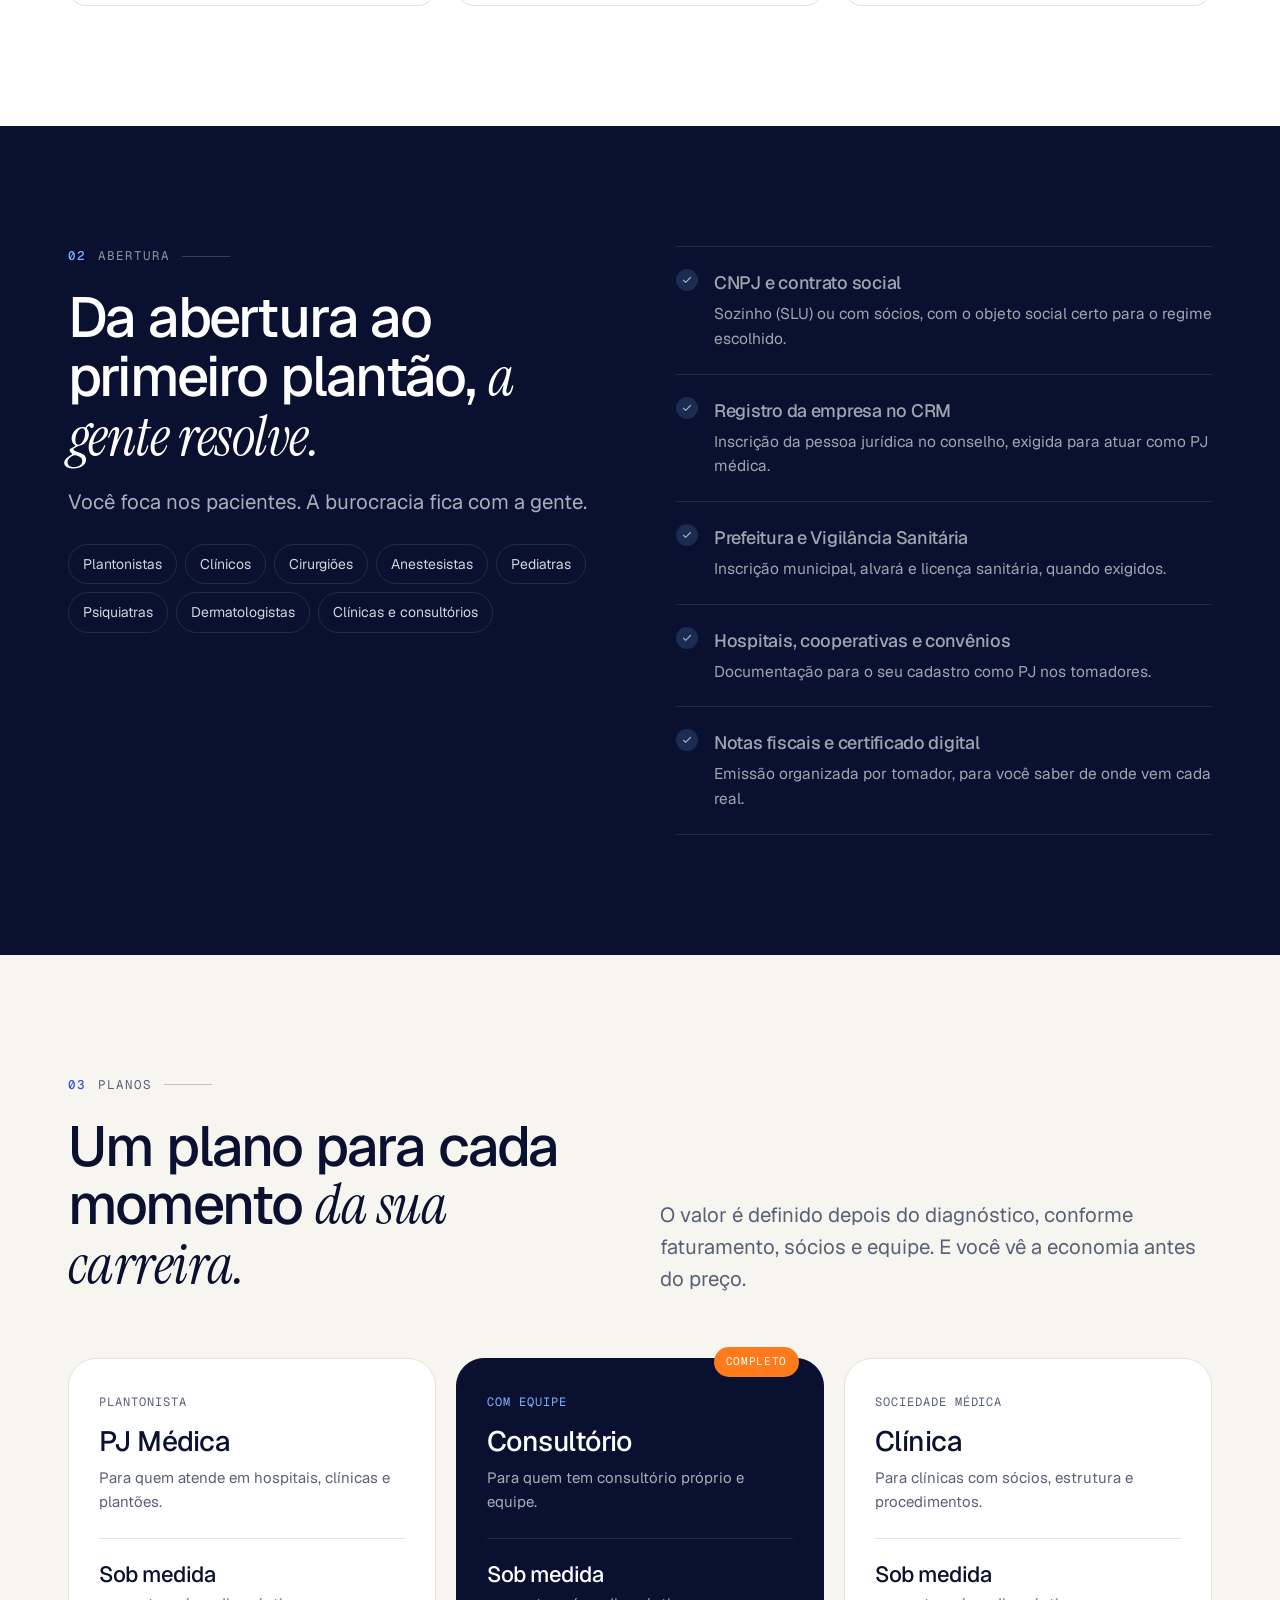
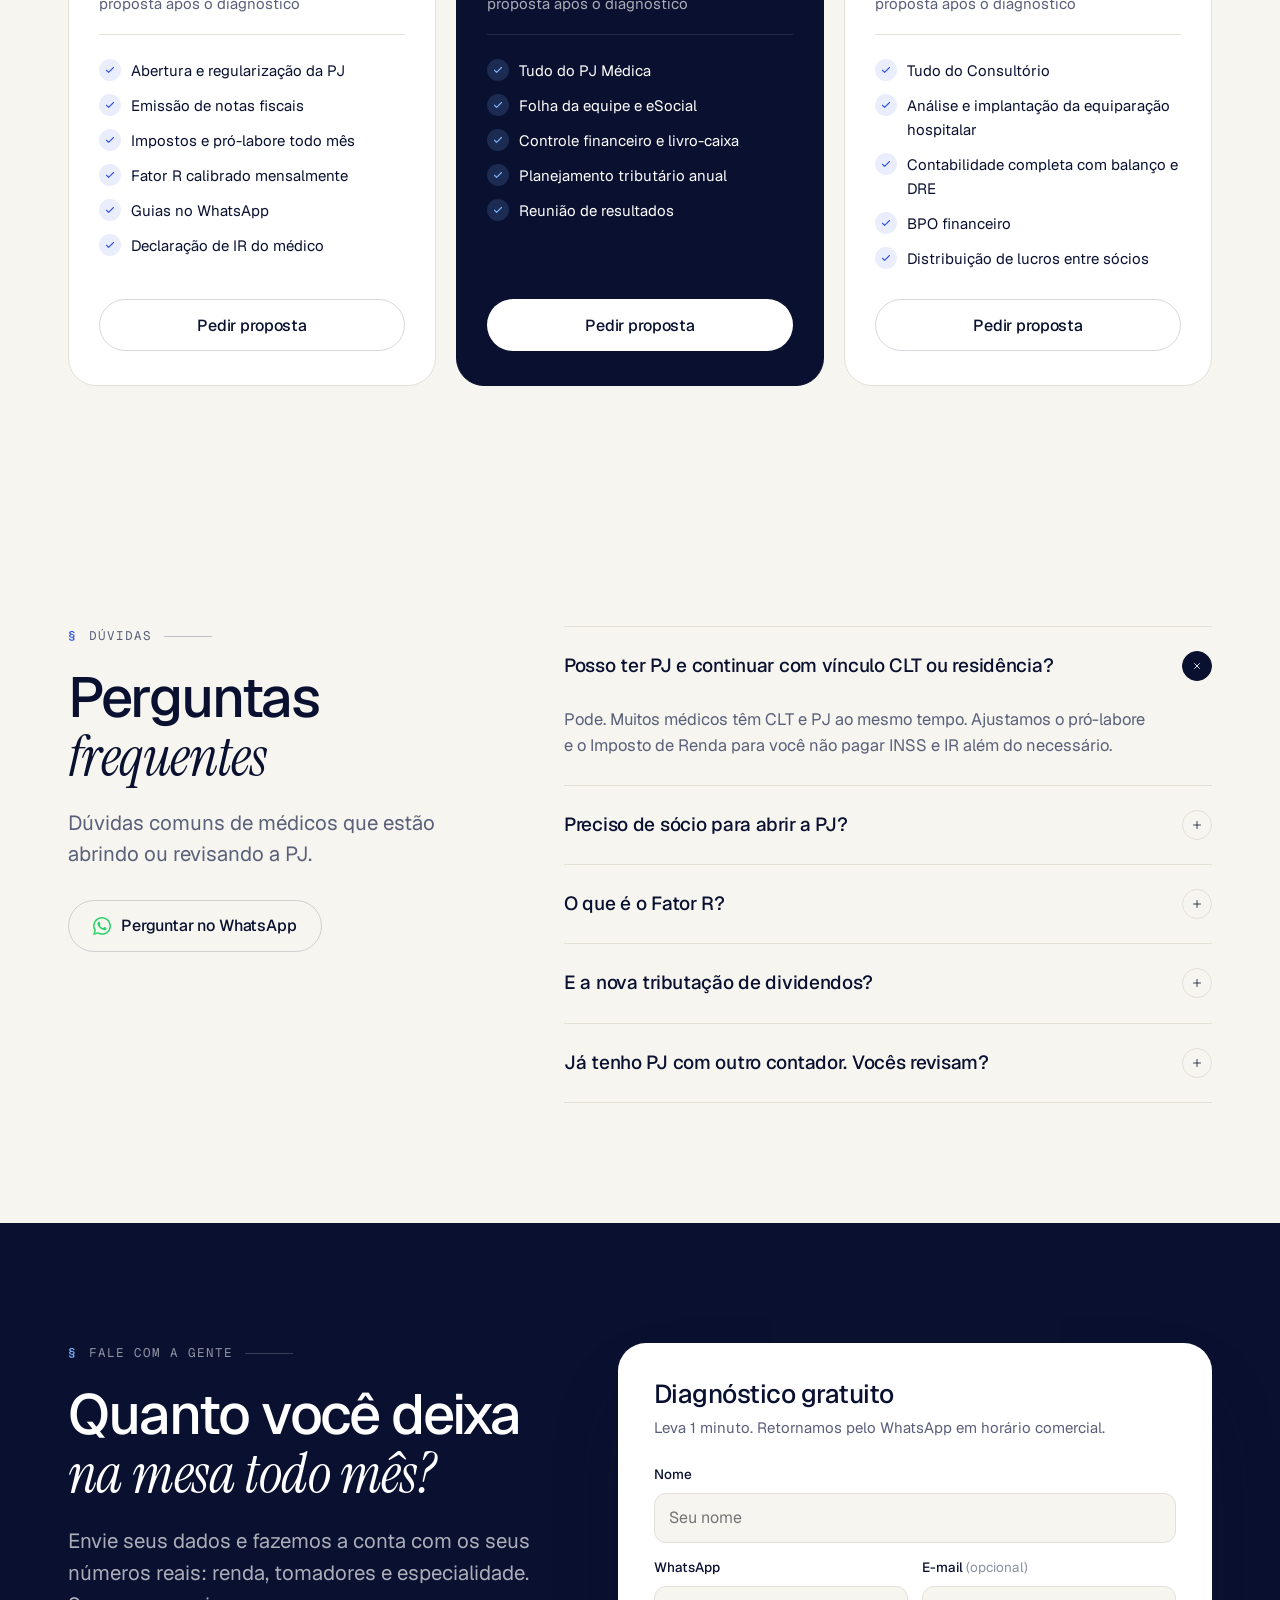
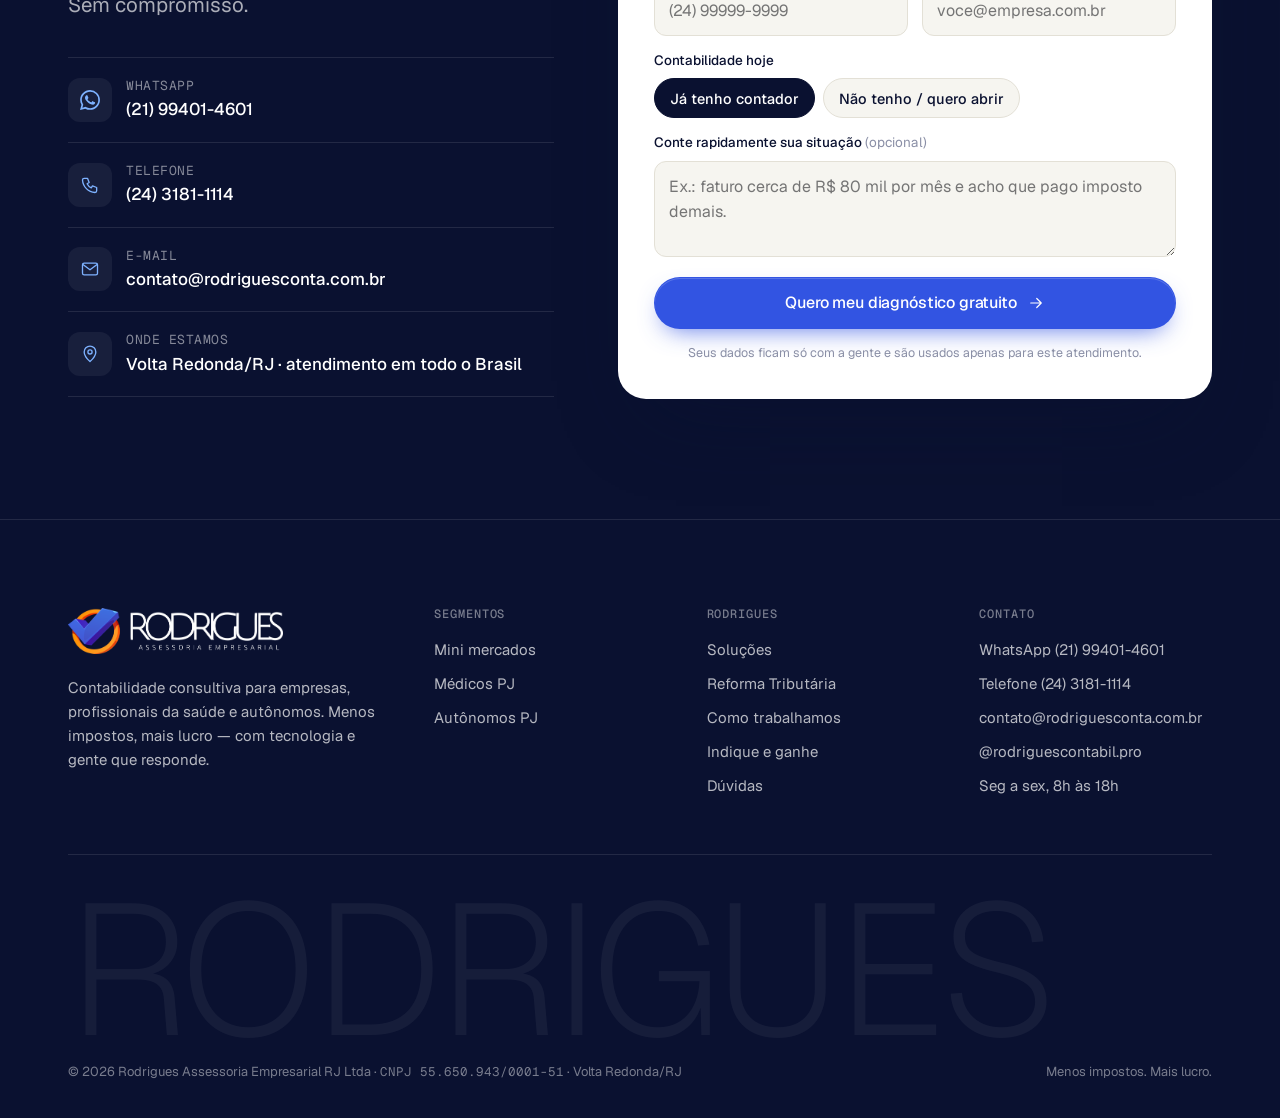
<file: medicos/index.html>
<!DOCTYPE html>
<html lang="pt-BR">
<head>
<meta charset="utf-8">
<script>document.documentElement.classList.add("js")</script>
<meta name="viewport" content="width=device-width,initial-scale=1,viewport-fit=cover">
<title>Contabilidade para médicos PJ · Rodrigues Assessoria</title>
<meta name="description" content="PJ médica com Fator R, Lucro Presumido e equiparação hospitalar. Simule quanto você economiza saindo da pessoa física. Abertura, CRM, notas e IR resolvidos.">
<link rel="canonical" href="https://rodriguesconta.com.br/medicos/">
<meta name="theme-color" content="#0A1130">
<meta property="og:type" content="website">
<meta property="og:locale" content="pt_BR">
<meta property="og:site_name" content="Rodrigues Assessoria">
<meta property="og:title" content="Contabilidade para médicos PJ · Rodrigues Assessoria">
<meta property="og:description" content="PJ médica com Fator R, Lucro Presumido e equiparação hospitalar. Simule quanto você economiza saindo da pessoa física. Abertura, CRM, notas e IR resolvidos.">
<meta property="og:url" content="https://rodriguesconta.com.br/medicos/">
<meta property="og:image" content="https://rodriguesconta.com.br/assets/og.png">
<meta property="og:image:width" content="1200"><meta property="og:image:height" content="630">
<meta name="twitter:card" content="summary_large_image">
<link rel="icon" href="/assets/favicon.ico" sizes="any">
<link rel="icon" type="image/png" sizes="32x32" href="/assets/icon-32.png">
<link rel="apple-touch-icon" href="/assets/apple-touch-icon.png">
<link rel="preload" href="/assets/fonts/Geist-Variable.woff2" as="font" type="font/woff2" crossorigin>
<link rel="stylesheet" href="/assets/site.css?v=1">
<script type="application/ld+json">{"@context":"https://schema.org","@type":"AccountingService","name":"Rodrigues Assessoria Contábil","legalName":"Rodrigues Assessoria Empresarial RJ Ltda","taxID":"55.650.943/0001-51","url":"https://rodriguesconta.com.br/","logo":"https://rodriguesconta.com.br/assets/icon-512.png","image":"https://rodriguesconta.com.br/assets/og.png","email":"contato@rodriguesconta.com.br","telephone":"+55-24-3181-1114","address":{"@type":"PostalAddress","addressLocality":"Volta Redonda","addressRegion":"RJ","addressCountry":"BR"},"areaServed":"BR","openingHours":"Mo-Fr 08:00-18:00","sameAs":["https://www.instagram.com/rodriguescontabil.pro/"]}</script>
</head>
<body data-wa="Olá! Sou médico(a) e quero saber quanto posso economizar com uma PJ.">
<header class="hdr">
  <div class="wrap">
    <a class="brand" href="/" aria-label="Rodrigues Assessoria — início"><img src="/assets/logo-dark.png" alt="Rodrigues Assessoria Empresarial" width="197" height="42"></a>
    <nav class="nav" aria-label="Principal">
      <a href="/#solucoes">Soluções</a>
      <div class="dd">
        <button type="button" aria-expanded="false">Segmentos <svg class="" viewBox="0 0 24 24" fill="none" stroke="currentColor" stroke-width="1.6" stroke-linecap="round" stroke-linejoin="round" aria-hidden="true"><path d="M6 9l6 6 6-6"/></svg></button>
        <div class="dd-menu">
          <a href="/mini-mercado/"><span class="ic"><svg class="" viewBox="0 0 24 24" fill="none" stroke="currentColor" stroke-width="1.6" stroke-linecap="round" stroke-linejoin="round" aria-hidden="true"><path d="M4 10v10h16V10M3 10l2-6h14l2 6M3 10c0 1.7 1.3 3 3 3s3-1.3 3-3m0 0c0 1.7 1.3 3 3 3s3-1.3 3-3m0 0c0 1.7 1.3 3 3 3s3-1.3 3-3M10 20v-5h4v5"/></svg></span><span><b>Mini mercados</b><small>Recupere o imposto pago duas vezes</small></span></a>
          <a href="/medicos/"><span class="ic"><svg class="" viewBox="0 0 24 24" fill="none" stroke="currentColor" stroke-width="1.6" stroke-linecap="round" stroke-linejoin="round" aria-hidden="true"><path d="M6 3H5v6a5 5 0 0010 0V3h-1M10 14v1.5a5.5 5.5 0 0011 0V13"/><circle cx="21" cy="11" r="2"/></svg></span><span><b>Médicos PJ</b><small>Estrutura certa, menos imposto</small></span></a>
          <a href="/autonomos/"><span class="ic"><svg class="" viewBox="0 0 24 24" fill="none" stroke="currentColor" stroke-width="1.6" stroke-linecap="round" stroke-linejoin="round" aria-hidden="true"><rect x="4" y="5" width="16" height="11" rx="1.5"/><path d="M2 19h20"/></svg></span><span><b>Autônomos PJ</b><small>Saia do carnê-leão</small></span></a>
        </div>
      </div>
      <a href="/#reforma">Reforma Tributária</a>
      <a href="/#como">Como trabalhamos</a>
      <a href="/indicar">Indique</a>
    </nav>
    <div class="hdr-cta">
      <a class="btn btn-primary btn-sm" href="#contato">Diagnóstico gratuito <span class="arr"><svg class="" viewBox="0 0 24 24" fill="none" stroke="currentColor" stroke-width="1.6" stroke-linecap="round" stroke-linejoin="round" aria-hidden="true"><path d="M5 12h14M13 6l6 6-6 6"/></svg></span></a>
    </div>
    <button class="burger" type="button" aria-label="Abrir menu" aria-expanded="false"><span></span></button>
  </div>
</header>
<nav class="mnav" aria-label="Menu">
  <small>Navegação</small>
  <a href="/#solucoes">Soluções</a>
  <a href="/#reforma">Reforma Tributária</a>
  <a href="/#como">Como trabalhamos</a>
  <a href="/indicar">Indique e ganhe</a>
  <small>Segmentos</small>
  <a href="/mini-mercado/">Mini mercados</a>
  <a href="/medicos/">Médicos PJ</a>
  <a href="/autonomos/">Autônomos PJ</a>
  <a class="btn btn-primary" href="#contato">Diagnóstico gratuito</a>
  <a class="btn btn-ghost" href="#" data-wa><svg class="wa-ic" viewBox="0 0 24 24" fill="currentColor" aria-hidden="true"><path d="M17.47 14.38c-.3-.15-1.76-.87-2.03-.97-.27-.1-.47-.15-.67.15-.2.3-.77.97-.94 1.16-.17.2-.35.22-.64.07-.3-.15-1.26-.46-2.39-1.47-.88-.79-1.48-1.76-1.65-2.06-.17-.3-.02-.46.13-.6.13-.14.3-.35.45-.52.15-.17.2-.3.3-.5.1-.2.05-.37-.03-.52-.07-.15-.67-1.61-.92-2.2-.24-.58-.49-.5-.67-.51h-.57c-.2 0-.52.07-.8.37-.27.3-1.04 1.02-1.04 2.48s1.07 2.88 1.21 3.07c.15.2 2.1 3.2 5.08 4.49.71.3 1.26.49 1.7.63.71.22 1.36.19 1.87.12.57-.09 1.76-.72 2-1.42.25-.69.25-1.29.18-1.41-.08-.13-.28-.2-.57-.35m-5.42 7.4h-.01a9.87 9.87 0 01-5.03-1.38l-.36-.21-3.74.98 1-3.65-.24-.37a9.86 9.86 0 01-1.51-5.26c0-5.45 4.44-9.88 9.89-9.88 2.64 0 5.12 1.03 6.99 2.9a9.83 9.83 0 012.89 6.99c0 5.45-4.44 9.88-9.89 9.88m8.41-18.3A11.82 11.82 0 0012.05 0C5.5 0 .16 5.34.16 11.89c0 2.1.55 4.14 1.59 5.95L.06 24l6.3-1.65a11.88 11.88 0 005.68 1.45h.01c6.55 0 11.89-5.34 11.89-11.89 0-3.18-1.24-6.17-3.48-8.41z"/></svg> Falar no WhatsApp</a>
</nav>
<main>
<section class="hero niche-hero">
  <div class="wrap hero-grid">
    <div>
      <div class="crumb rv"><a href="/">Rodrigues</a><span>/</span><span>Médicos PJ</span></div>
      <h1 class="rv d1">Médico: até <span class="ring">71% menos</span> imposto do que na pessoa física.*</h1>
      <p class="lead rv d2" style="max-width:42ch">Saia do RPA e do carnê-leão. Estruturamos sua PJ do jeito certo — Simples com Fator R ou Lucro Presumido com equiparação hospitalar — e cuidamos de notas, impostos e pró-labore enquanto você atende.</p>
      <div class="hero-ctas rv d3">
        <a class="btn btn-primary" href="#contato">Quero meu diagnóstico gratuito <span class="arr"><svg class="" viewBox="0 0 24 24" fill="none" stroke="currentColor" stroke-width="1.6" stroke-linecap="round" stroke-linejoin="round" aria-hidden="true"><path d="M5 12h14M13 6l6 6-6 6"/></svg></span></a>
        <a class="btn btn-ghost" href="#" data-wa><svg class="wa-ic" viewBox="0 0 24 24" fill="currentColor" aria-hidden="true"><path d="M17.47 14.38c-.3-.15-1.76-.87-2.03-.97-.27-.1-.47-.15-.67.15-.2.3-.77.97-.94 1.16-.17.2-.35.22-.64.07-.3-.15-1.26-.46-2.39-1.47-.88-.79-1.48-1.76-1.65-2.06-.17-.3-.02-.46.13-.6.13-.14.3-.35.45-.52.15-.17.2-.3.3-.5.1-.2.05-.37-.03-.52-.07-.15-.67-1.61-.92-2.2-.24-.58-.49-.5-.67-.51h-.57c-.2 0-.52.07-.8.37-.27.3-1.04 1.02-1.04 2.48s1.07 2.88 1.21 3.07c.15.2 2.1 3.2 5.08 4.49.71.3 1.26.49 1.7.63.71.22 1.36.19 1.87.12.57-.09 1.76-.72 2-1.42.25-.69.25-1.29.18-1.41-.08-.13-.28-.2-.57-.35m-5.42 7.4h-.01a9.87 9.87 0 01-5.03-1.38l-.36-.21-3.74.98 1-3.65-.24-.37a9.86 9.86 0 01-1.51-5.26c0-5.45 4.44-9.88 9.89-9.88 2.64 0 5.12 1.03 6.99 2.9a9.83 9.83 0 012.89 6.99c0 5.45-4.44 9.88-9.89 9.88m8.41-18.3A11.82 11.82 0 0012.05 0C5.5 0 .16 5.34.16 11.89c0 2.1.55 4.14 1.59 5.95L.06 24l6.3-1.65a11.88 11.88 0 005.68 1.45h.01c6.55 0 11.89-5.34 11.89-11.89 0-3.18-1.24-6.17-3.48-8.41z"/></svg> Falar no WhatsApp</a>
      </div>
      <p class="rv d3" style="margin-top:26px;font-size:12.5px;color:var(--muted-2);max-width:52ch">*Comparação entre a alíquota máxima do IR da pessoa física (27,5%) e a carga de uma PJ com equiparação hospitalar. O resultado varia conforme a atividade e a estrutura da clínica.</p>
    </div>
    <div class="card calc rv d1" id="calc-pfpj">
  <div class="calc-hd"><b>Pessoa física × PJ</b><span class="tag or">simulador</span></div>
  <div class="rng"><div class="rng-top"><label for="p-renda">Quanto você fatura por mês</label><output id="p-renda-o"></output></div>
    <input type="range" id="p-renda" min="8000" max="50000" step="500" value="20000"></div>
  <div class="vs">
    <div id="p-box-pf"><small>Pessoa física</small><b id="p-pf"></b><span id="p-pf-p"></span><div class="meter"><i id="p-pf-m"></i></div><span style="display:block;margin-top:8px;font-size:11.5px">INSS 20% + IR</span></div>
    <div id="p-box-pj"><small>PJ · Simples</small><b id="p-pj"></b><span id="p-pj-p"></span><div class="meter"><i id="p-pj-m"></i></div><span style="display:block;margin-top:8px;font-size:11.5px">DAS + pró-labore</span></div>
  </div>
  <div class="res">
    <div class="res-row"><span>DAS do Simples (Anexo III)</span><span class="mono" id="p-das"></span></div>
    <div class="res-row"><span>Pró-labore (28% para o Fator R)</span><span class="mono" id="p-pl"></span></div>
    <div class="res-row"><span>INSS + IR sobre o pró-labore</span><span class="mono" id="p-enc"></span></div>
    <div class="res-main"><div><small id="p-eco-l"></small><b id="p-eco"></b></div><div class="side"><b id="p-ano"></b><span id="p-ano-l"></span></div></div>
  </div>
  <p class="calc-note">Estimativa 2026: tabela mensal do IR com a redução da Lei 15.270/2025, INSS do contribuinte individual (20%, teto R$ 8.475,55) e Simples Nacional Anexo III com Fator R (pró-labore de 28%). Não inclui honorários contábeis, ISS fixo de sociedade uniprofissional nem a equiparação hospitalar — que pode reduzir ainda mais. Acima de R$ 50 mil/mês entram as novas regras de dividendos — fazemos a conta exata no diagnóstico.</p>
</div>
  </div>
</section>

<section class="sec on-white">
  <div class="wrap">
    <div class="sec-hd">
      <div class="rv"><div class="sec-label"><b>01</b> Estrutura</div><h2>Três caminhos para a sua <span class="serif">PJ médica.</span></h2></div>
      <p class="lead rv d1">Não existe regime ideal para todo médico. Existe o regime certo para o seu faturamento, a sua especialidade e a sua estrutura.</p>
    </div>
    <div class="pains">
      <div class="pain rv"><div class="n">6%</div><h3>Simples com Fator R</h3><p>Com pró-labore de 28% do faturamento, sua PJ sai do Anexo V (a partir de 15,5%) e vai para o Anexo III, a partir de 6%. Ideal para plantões e consultas.</p></div>
      <div class="pain rv d1"><div class="n">8% · 12%</div><h3>Equiparação hospitalar</h3><p>Clínicas organizadas como sociedade empresária, que fazem procedimentos e cumprem as normas da Anvisa, têm IRPJ e CSLL com base reduzida (8% e 12% em vez de 32%).</p></div>
      <div class="pain rv d2"><div class="n">LP</div><h3>Lucro Presumido</h3><p>Para faturamentos maiores ou estruturas com sócios, pode superar o Simples. Refazemos a conta todo ano para você não ficar no regime errado.</p></div>
    </div>
  </div>
</section>

<section class="sec on-ink">
  <div class="wrap split">
    <div class="rv">
      <div class="sec-label"><b>02</b> Abertura</div>
      <h2>Da abertura ao primeiro plantão, <span class="serif">a gente resolve.</span></h2>
      <p class="lead" style="margin-top:20px">Você foca nos pacientes. A burocracia fica com a gente.</p>
      <div class="pros">
        <span>Plantonistas</span><span>Clínicos</span><span>Cirurgiões</span><span>Anestesistas</span><span>Pediatras</span><span>Psiquiatras</span><span>Dermatologistas</span><span>Clínicas e consultórios</span>
      </div>
    </div>
    <ul class="list-x rv d1">
      <li><span class="tick"><svg class="" viewBox="0 0 24 24" fill="none" stroke="currentColor" stroke-width="2.2" stroke-linecap="round" stroke-linejoin="round" aria-hidden="true"><path d="M5 12.5l4.2 4.2L19 7"/></svg></span><span><b>CNPJ e contrato social</b><span>Sozinho (SLU) ou com sócios, com o objeto social certo para o regime escolhido.</span></span></li>
      <li><span class="tick"><svg class="" viewBox="0 0 24 24" fill="none" stroke="currentColor" stroke-width="2.2" stroke-linecap="round" stroke-linejoin="round" aria-hidden="true"><path d="M5 12.5l4.2 4.2L19 7"/></svg></span><span><b>Registro da empresa no CRM</b><span>Inscrição da pessoa jurídica no conselho, exigida para atuar como PJ médica.</span></span></li>
      <li><span class="tick"><svg class="" viewBox="0 0 24 24" fill="none" stroke="currentColor" stroke-width="2.2" stroke-linecap="round" stroke-linejoin="round" aria-hidden="true"><path d="M5 12.5l4.2 4.2L19 7"/></svg></span><span><b>Prefeitura e Vigilância Sanitária</b><span>Inscrição municipal, alvará e licença sanitária, quando exigidos.</span></span></li>
      <li><span class="tick"><svg class="" viewBox="0 0 24 24" fill="none" stroke="currentColor" stroke-width="2.2" stroke-linecap="round" stroke-linejoin="round" aria-hidden="true"><path d="M5 12.5l4.2 4.2L19 7"/></svg></span><span><b>Hospitais, cooperativas e convênios</b><span>Documentação para o seu cadastro como PJ nos tomadores.</span></span></li>
      <li><span class="tick"><svg class="" viewBox="0 0 24 24" fill="none" stroke="currentColor" stroke-width="2.2" stroke-linecap="round" stroke-linejoin="round" aria-hidden="true"><path d="M5 12.5l4.2 4.2L19 7"/></svg></span><span><b>Notas fiscais e certificado digital</b><span>Emissão organizada por tomador, para você saber de onde vem cada real.</span></span></li>
    </ul>
  </div>
</section>

<section class="sec">
  <div class="wrap">
    <div class="sec-hd">
      <div class="rv"><div class="sec-label"><b>03</b> Planos</div><h2>Um plano para cada momento <span class="serif">da sua carreira.</span></h2></div>
      <p class="lead rv d1">O valor é definido depois do diagnóstico, conforme faturamento, sócios e equipe. E você vê a economia antes do preço.</p>
    </div>
    <div class="plans">
      <div class="plan rv"><span class="who">Plantonista</span><h3>PJ Médica</h3><p>Para quem atende em hospitais, clínicas e plantões.</p>
        <div class="price"><b>Sob medida</b>proposta após o diagnóstico</div>
        <ul><li><span class="tick"><svg class="" viewBox="0 0 24 24" fill="none" stroke="currentColor" stroke-width="2.2" stroke-linecap="round" stroke-linejoin="round" aria-hidden="true"><path d="M5 12.5l4.2 4.2L19 7"/></svg></span> Abertura e regularização da PJ</li><li><span class="tick"><svg class="" viewBox="0 0 24 24" fill="none" stroke="currentColor" stroke-width="2.2" stroke-linecap="round" stroke-linejoin="round" aria-hidden="true"><path d="M5 12.5l4.2 4.2L19 7"/></svg></span> Emissão de notas fiscais</li><li><span class="tick"><svg class="" viewBox="0 0 24 24" fill="none" stroke="currentColor" stroke-width="2.2" stroke-linecap="round" stroke-linejoin="round" aria-hidden="true"><path d="M5 12.5l4.2 4.2L19 7"/></svg></span> Impostos e pró-labore todo mês</li><li><span class="tick"><svg class="" viewBox="0 0 24 24" fill="none" stroke="currentColor" stroke-width="2.2" stroke-linecap="round" stroke-linejoin="round" aria-hidden="true"><path d="M5 12.5l4.2 4.2L19 7"/></svg></span> Fator R calibrado mensalmente</li><li><span class="tick"><svg class="" viewBox="0 0 24 24" fill="none" stroke="currentColor" stroke-width="2.2" stroke-linecap="round" stroke-linejoin="round" aria-hidden="true"><path d="M5 12.5l4.2 4.2L19 7"/></svg></span> Guias no WhatsApp</li><li><span class="tick"><svg class="" viewBox="0 0 24 24" fill="none" stroke="currentColor" stroke-width="2.2" stroke-linecap="round" stroke-linejoin="round" aria-hidden="true"><path d="M5 12.5l4.2 4.2L19 7"/></svg></span> Declaração de IR do médico</li></ul>
        <a class="btn btn-ghost" href="#contato">Pedir proposta</a></div>
      <div class="plan hl rv d1"><span class="badge-top">Completo</span><span class="who">Com equipe</span><h3>Consultório</h3><p>Para quem tem consultório próprio e equipe.</p>
        <div class="price"><b>Sob medida</b>proposta após o diagnóstico</div>
        <ul><li><span class="tick"><svg class="" viewBox="0 0 24 24" fill="none" stroke="currentColor" stroke-width="2.2" stroke-linecap="round" stroke-linejoin="round" aria-hidden="true"><path d="M5 12.5l4.2 4.2L19 7"/></svg></span> Tudo do PJ Médica</li><li><span class="tick"><svg class="" viewBox="0 0 24 24" fill="none" stroke="currentColor" stroke-width="2.2" stroke-linecap="round" stroke-linejoin="round" aria-hidden="true"><path d="M5 12.5l4.2 4.2L19 7"/></svg></span> Folha da equipe e eSocial</li><li><span class="tick"><svg class="" viewBox="0 0 24 24" fill="none" stroke="currentColor" stroke-width="2.2" stroke-linecap="round" stroke-linejoin="round" aria-hidden="true"><path d="M5 12.5l4.2 4.2L19 7"/></svg></span> Controle financeiro e livro-caixa</li><li><span class="tick"><svg class="" viewBox="0 0 24 24" fill="none" stroke="currentColor" stroke-width="2.2" stroke-linecap="round" stroke-linejoin="round" aria-hidden="true"><path d="M5 12.5l4.2 4.2L19 7"/></svg></span> Planejamento tributário anual</li><li><span class="tick"><svg class="" viewBox="0 0 24 24" fill="none" stroke="currentColor" stroke-width="2.2" stroke-linecap="round" stroke-linejoin="round" aria-hidden="true"><path d="M5 12.5l4.2 4.2L19 7"/></svg></span> Reunião de resultados</li></ul>
        <a class="btn btn-light" href="#contato">Pedir proposta</a></div>
      <div class="plan rv d2"><span class="who">Sociedade médica</span><h3>Clínica</h3><p>Para clínicas com sócios, estrutura e procedimentos.</p>
        <div class="price"><b>Sob medida</b>proposta após o diagnóstico</div>
        <ul><li><span class="tick"><svg class="" viewBox="0 0 24 24" fill="none" stroke="currentColor" stroke-width="2.2" stroke-linecap="round" stroke-linejoin="round" aria-hidden="true"><path d="M5 12.5l4.2 4.2L19 7"/></svg></span> Tudo do Consultório</li><li><span class="tick"><svg class="" viewBox="0 0 24 24" fill="none" stroke="currentColor" stroke-width="2.2" stroke-linecap="round" stroke-linejoin="round" aria-hidden="true"><path d="M5 12.5l4.2 4.2L19 7"/></svg></span> Análise e implantação da equiparação hospitalar</li><li><span class="tick"><svg class="" viewBox="0 0 24 24" fill="none" stroke="currentColor" stroke-width="2.2" stroke-linecap="round" stroke-linejoin="round" aria-hidden="true"><path d="M5 12.5l4.2 4.2L19 7"/></svg></span> Contabilidade completa com balanço e DRE</li><li><span class="tick"><svg class="" viewBox="0 0 24 24" fill="none" stroke="currentColor" stroke-width="2.2" stroke-linecap="round" stroke-linejoin="round" aria-hidden="true"><path d="M5 12.5l4.2 4.2L19 7"/></svg></span> BPO financeiro</li><li><span class="tick"><svg class="" viewBox="0 0 24 24" fill="none" stroke="currentColor" stroke-width="2.2" stroke-linecap="round" stroke-linejoin="round" aria-hidden="true"><path d="M5 12.5l4.2 4.2L19 7"/></svg></span> Distribuição de lucros entre sócios</li></ul>
        <a class="btn btn-ghost" href="#contato">Pedir proposta</a></div>
    </div>
  </div>
</section>
<section class="sec" id="duvidas">
  <div class="wrap faq">
    <div class="rv">
      <div class="sec-label"><b>§</b> Dúvidas</div>
      <h2>Perguntas <span class="serif">frequentes</span></h2>
      <p class="lead" style="margin-top:20px">Dúvidas comuns de médicos que estão abrindo ou revisando a PJ.</p>
      <a class="btn btn-ghost" style="margin-top:30px" href="#" data-wa><svg class="wa-ic" viewBox="0 0 24 24" fill="currentColor" aria-hidden="true"><path d="M17.47 14.38c-.3-.15-1.76-.87-2.03-.97-.27-.1-.47-.15-.67.15-.2.3-.77.97-.94 1.16-.17.2-.35.22-.64.07-.3-.15-1.26-.46-2.39-1.47-.88-.79-1.48-1.76-1.65-2.06-.17-.3-.02-.46.13-.6.13-.14.3-.35.45-.52.15-.17.2-.3.3-.5.1-.2.05-.37-.03-.52-.07-.15-.67-1.61-.92-2.2-.24-.58-.49-.5-.67-.51h-.57c-.2 0-.52.07-.8.37-.27.3-1.04 1.02-1.04 2.48s1.07 2.88 1.21 3.07c.15.2 2.1 3.2 5.08 4.49.71.3 1.26.49 1.7.63.71.22 1.36.19 1.87.12.57-.09 1.76-.72 2-1.42.25-.69.25-1.29.18-1.41-.08-.13-.28-.2-.57-.35m-5.42 7.4h-.01a9.87 9.87 0 01-5.03-1.38l-.36-.21-3.74.98 1-3.65-.24-.37a9.86 9.86 0 01-1.51-5.26c0-5.45 4.44-9.88 9.89-9.88 2.64 0 5.12 1.03 6.99 2.9a9.83 9.83 0 012.89 6.99c0 5.45-4.44 9.88-9.89 9.88m8.41-18.3A11.82 11.82 0 0012.05 0C5.5 0 .16 5.34.16 11.89c0 2.1.55 4.14 1.59 5.95L.06 24l6.3-1.65a11.88 11.88 0 005.68 1.45h.01c6.55 0 11.89-5.34 11.89-11.89 0-3.18-1.24-6.17-3.48-8.41z"/></svg> Perguntar no WhatsApp</a>
    </div>
    <div class="qa rv d1"><details open><summary>Posso ter PJ e continuar com vínculo CLT ou residência?<span class="pm"><svg class="" viewBox="0 0 24 24" fill="none" stroke="currentColor" stroke-width="1.6" stroke-linecap="round" stroke-linejoin="round" aria-hidden="true"><path d="M12 5v14M5 12h14"/></svg></span></summary><div class="ans">Pode. Muitos médicos têm CLT e PJ ao mesmo tempo. Ajustamos o pró-labore e o Imposto de Renda para você não pagar INSS e IR além do necessário.</div></details><details><summary>Preciso de sócio para abrir a PJ?<span class="pm"><svg class="" viewBox="0 0 24 24" fill="none" stroke="currentColor" stroke-width="1.6" stroke-linecap="round" stroke-linejoin="round" aria-hidden="true"><path d="M12 5v14M5 12h14"/></svg></span></summary><div class="ans">Não. Você pode abrir uma sociedade limitada unipessoal (SLU), sozinho, com a mesma proteção de uma limitada.</div></details><details><summary>O que é o Fator R?<span class="pm"><svg class="" viewBox="0 0 24 24" fill="none" stroke="currentColor" stroke-width="1.6" stroke-linecap="round" stroke-linejoin="round" aria-hidden="true"><path d="M12 5v14M5 12h14"/></svg></span></summary><div class="ans">É a relação entre a folha (incluindo o seu pró-labore) e o faturamento dos últimos 12 meses. Com 28% ou mais, a PJ paga pelo Anexo III, a partir de 6%. Abaixo disso, vai para o Anexo V, a partir de 15,5%. A gente calibra o pró-labore todo mês.</div></details><details><summary>E a nova tributação de dividendos?<span class="pm"><svg class="" viewBox="0 0 24 24" fill="none" stroke="currentColor" stroke-width="1.6" stroke-linecap="round" stroke-linejoin="round" aria-hidden="true"><path d="M12 5v14M5 12h14"/></svg></span></summary><div class="ans">Desde 2026, lucros acima de R$ 50 mil por mês, pagos por uma mesma empresa, têm retenção de 10% de IR. Para a maioria dos médicos PJ nada muda. Quando muda, planejamos a distribuição com você.</div></details><details><summary>Já tenho PJ com outro contador. Vocês revisam?<span class="pm"><svg class="" viewBox="0 0 24 24" fill="none" stroke="currentColor" stroke-width="1.6" stroke-linecap="round" stroke-linejoin="round" aria-hidden="true"><path d="M12 5v14M5 12h14"/></svg></span></summary><div class="ans">Sim. Revisamos regime, Fator R e os últimos 5 anos para ver se há imposto a recuperar — sem compromisso.</div></details></div>
  </div>
</section>
<section class="sec on-ink" id="contato">
  <div class="wrap contact">
    <div class="rv">
      <div class="sec-label"><b>§</b> Fale com a gente</div>
      <h2>Quanto você deixa <span class="serif">na mesa todo mês?</span></h2>
      <p class="lead" style="margin-top:22px">Envie seus dados e fazemos a conta com os seus números reais: renda, tomadores e especialidade. Sem compromisso.</p>
      <div class="ch">
        <a href="#" data-wa><span class="ic"><svg class="" viewBox="0 0 24 24" fill="currentColor" aria-hidden="true"><path d="M17.47 14.38c-.3-.15-1.76-.87-2.03-.97-.27-.1-.47-.15-.67.15-.2.3-.77.97-.94 1.16-.17.2-.35.22-.64.07-.3-.15-1.26-.46-2.39-1.47-.88-.79-1.48-1.76-1.65-2.06-.17-.3-.02-.46.13-.6.13-.14.3-.35.45-.52.15-.17.2-.3.3-.5.1-.2.05-.37-.03-.52-.07-.15-.67-1.61-.92-2.2-.24-.58-.49-.5-.67-.51h-.57c-.2 0-.52.07-.8.37-.27.3-1.04 1.02-1.04 2.48s1.07 2.88 1.21 3.07c.15.2 2.1 3.2 5.08 4.49.71.3 1.26.49 1.7.63.71.22 1.36.19 1.87.12.57-.09 1.76-.72 2-1.42.25-.69.25-1.29.18-1.41-.08-.13-.28-.2-.57-.35m-5.42 7.4h-.01a9.87 9.87 0 01-5.03-1.38l-.36-.21-3.74.98 1-3.65-.24-.37a9.86 9.86 0 01-1.51-5.26c0-5.45 4.44-9.88 9.89-9.88 2.64 0 5.12 1.03 6.99 2.9a9.83 9.83 0 012.89 6.99c0 5.45-4.44 9.88-9.89 9.88m8.41-18.3A11.82 11.82 0 0012.05 0C5.5 0 .16 5.34.16 11.89c0 2.1.55 4.14 1.59 5.95L.06 24l6.3-1.65a11.88 11.88 0 005.68 1.45h.01c6.55 0 11.89-5.34 11.89-11.89 0-3.18-1.24-6.17-3.48-8.41z"/></svg></span><span><small>WhatsApp</small><b>(21) 99401-4601</b></span></a>
        <a href="tel:+552431811114"><span class="ic"><svg class="" viewBox="0 0 24 24" fill="none" stroke="currentColor" stroke-width="1.6" stroke-linecap="round" stroke-linejoin="round" aria-hidden="true"><path d="M5 4h4l2 5-2.5 1.5a11 11 0 005 5L15 13l5 2v4a2 2 0 01-2 2A16 16 0 013 6a2 2 0 012-2"/></svg></span><span><small>Telefone</small><b>(24) 3181-1114</b></span></a>
        <a href="mailto:contato@rodriguesconta.com.br"><span class="ic"><svg class="" viewBox="0 0 24 24" fill="none" stroke="currentColor" stroke-width="1.6" stroke-linecap="round" stroke-linejoin="round" aria-hidden="true"><rect x="3" y="5" width="18" height="14" rx="2"/><path d="M3.5 6.5l8.5 6.5 8.5-6.5"/></svg></span><span><small>E-mail</small><b>contato@rodriguesconta.com.br</b></span></a>
        <div><span class="ic"><svg class="" viewBox="0 0 24 24" fill="none" stroke="currentColor" stroke-width="1.6" stroke-linecap="round" stroke-linejoin="round" aria-hidden="true"><path d="M12 21s-7-6.1-7-11.5a7 7 0 1114 0C19 14.9 12 21 12 21z"/><circle cx="12" cy="9.5" r="2.5"/></svg></span><span><small>Onde estamos</small><b>Volta Redonda/RJ · atendimento em todo o Brasil</b></span></div>
      </div>
    </div>
    <form class="form rv d1" novalidate data-nicho="Médico / saúde">
      <div class="fbody">
        <h3>Diagnóstico gratuito</h3>
        <p>Leva 1 minuto. Retornamos pelo WhatsApp em horário comercial.</p>
        <div class="fgrid">
          <div class="fld full"><label for="f-nome-médi">Nome</label><input id="f-nome-médi" name="nome" autocomplete="name" required placeholder="Seu nome"></div>
          <div class="fld"><label for="f-tel-médi">WhatsApp</label><input id="f-tel-médi" name="telefone" type="tel" inputmode="tel" autocomplete="tel" required placeholder="(24) 99999-9999"></div>
          <div class="fld"><label for="f-mail-médi">E-mail <span style="color:var(--muted-2);font-weight:400">(opcional)</span></label><input id="f-mail-médi" name="email" type="email" autocomplete="email" placeholder="voce@empresa.com.br"></div>
          <input type="hidden" name="perfil" value="Médico / saúde">
          <div class="fld full"><label>Contabilidade hoje</label><div class="chips">
            <label><input type="radio" name="contador" value="Já tenho contador" checked><span>Já tenho contador</span></label>
            <label><input type="radio" name="contador" value="Não tenho / quero abrir empresa"><span>Não tenho / quero abrir</span></label>
          </div></div>
          <div class="fld full"><label for="f-msg-médi">Conte rapidamente sua situação <span style="color:var(--muted-2);font-weight:400">(opcional)</span></label><textarea id="f-msg-médi" name="mensagem" placeholder="Ex.: faturo cerca de R$ 80 mil por mês e acho que pago imposto demais."></textarea></div>
          <input class="hp" type="text" name="website" tabindex="-1" autocomplete="off" aria-hidden="true">
        </div>
        <button class="btn btn-primary" type="submit">Quero meu diagnóstico gratuito <span class="arr"><svg class="" viewBox="0 0 24 24" fill="none" stroke="currentColor" stroke-width="1.6" stroke-linecap="round" stroke-linejoin="round" aria-hidden="true"><path d="M5 12h14M13 6l6 6-6 6"/></svg></span></button>
        <p class="err-msg" role="alert"></p>
        <p class="note">Seus dados ficam só com a gente e são usados apenas para este atendimento.</p>
      </div>
      <div class="ok-state" aria-live="polite">
        <div class="big-ok"><svg class="" viewBox="0 0 24 24" fill="none" stroke="currentColor" stroke-width="2.2" stroke-linecap="round" stroke-linejoin="round" aria-hidden="true"><path d="M5 12.5l4.2 4.2L19 7"/></svg></div>
        <h3>Recebemos seu pedido!</h3>
        <p>Um especialista vai chamar você no WhatsApp. Se preferir adiantar, fale agora:</p>
        <a class="btn btn-ink ok-wa" href="#"><svg class="wa-ic" viewBox="0 0 24 24" fill="currentColor" aria-hidden="true"><path d="M17.47 14.38c-.3-.15-1.76-.87-2.03-.97-.27-.1-.47-.15-.67.15-.2.3-.77.97-.94 1.16-.17.2-.35.22-.64.07-.3-.15-1.26-.46-2.39-1.47-.88-.79-1.48-1.76-1.65-2.06-.17-.3-.02-.46.13-.6.13-.14.3-.35.45-.52.15-.17.2-.3.3-.5.1-.2.05-.37-.03-.52-.07-.15-.67-1.61-.92-2.2-.24-.58-.49-.5-.67-.51h-.57c-.2 0-.52.07-.8.37-.27.3-1.04 1.02-1.04 2.48s1.07 2.88 1.21 3.07c.15.2 2.1 3.2 5.08 4.49.71.3 1.26.49 1.7.63.71.22 1.36.19 1.87.12.57-.09 1.76-.72 2-1.42.25-.69.25-1.29.18-1.41-.08-.13-.28-.2-.57-.35m-5.42 7.4h-.01a9.87 9.87 0 01-5.03-1.38l-.36-.21-3.74.98 1-3.65-.24-.37a9.86 9.86 0 01-1.51-5.26c0-5.45 4.44-9.88 9.89-9.88 2.64 0 5.12 1.03 6.99 2.9a9.83 9.83 0 012.89 6.99c0 5.45-4.44 9.88-9.89 9.88m8.41-18.3A11.82 11.82 0 0012.05 0C5.5 0 .16 5.34.16 11.89c0 2.1.55 4.14 1.59 5.95L.06 24l6.3-1.65a11.88 11.88 0 005.68 1.45h.01c6.55 0 11.89-5.34 11.89-11.89 0-3.18-1.24-6.17-3.48-8.41z"/></svg> Continuar no WhatsApp</a>
      </div>
    </form>
  </div>
</section>
</main>
<footer class="ftr">
  <div class="wrap">
    <div class="ftr-top">
      <div>
        <img src="/assets/logo-light.png" alt="Rodrigues Assessoria Empresarial" width="215" height="46" loading="lazy">
        <p>Contabilidade consultiva para empresas, profissionais da saúde e autônomos. Menos impostos, mais lucro — com tecnologia e gente que responde.</p>
      </div>
      <div>
        <h4>Segmentos</h4>
        <ul><li><a href="/mini-mercado/">Mini mercados</a></li><li><a href="/medicos/">Médicos PJ</a></li><li><a href="/autonomos/">Autônomos PJ</a></li></ul>
      </div>
      <div>
        <h4>Rodrigues</h4>
        <ul><li><a href="/#solucoes">Soluções</a></li><li><a href="/#reforma">Reforma Tributária</a></li><li><a href="/#como">Como trabalhamos</a></li><li><a href="/indicar">Indique e ganhe</a></li><li><a href="/#duvidas">Dúvidas</a></li></ul>
      </div>
      <div>
        <h4>Contato</h4>
        <ul>
          <li><a href="#" data-wa>WhatsApp (21) 99401-4601</a></li>
          <li><a href="tel:+552431811114">Telefone (24) 3181-1114</a></li>
          <li><a href="mailto:contato@rodriguesconta.com.br">contato@rodriguesconta.com.br</a></li>
          <li><a href="https://www.instagram.com/rodriguescontabil.pro/" target="_blank" rel="noopener">@rodriguescontabil.pro</a></li>
          <li>Seg a sex, 8h às 18h</li>
        </ul>
      </div>
    </div>
    <div class="wordmark" aria-hidden="true">Rodrigues</div>
    <div class="ftr-bot">
      <span>© <span id="ano">2026</span> Rodrigues Assessoria Empresarial RJ Ltda · <span class="mono">CNPJ 55.650.943/0001-51</span> · Volta Redonda/RJ</span>
      <span>Menos impostos. Mais lucro.</span>
    </div>
  </div>
</footer>
<a class="fab" href="#" data-wa aria-label="Falar no WhatsApp"><span class="d"><svg class="" viewBox="0 0 24 24" fill="currentColor" aria-hidden="true"><path d="M17.47 14.38c-.3-.15-1.76-.87-2.03-.97-.27-.1-.47-.15-.67.15-.2.3-.77.97-.94 1.16-.17.2-.35.22-.64.07-.3-.15-1.26-.46-2.39-1.47-.88-.79-1.48-1.76-1.65-2.06-.17-.3-.02-.46.13-.6.13-.14.3-.35.45-.52.15-.17.2-.3.3-.5.1-.2.05-.37-.03-.52-.07-.15-.67-1.61-.92-2.2-.24-.58-.49-.5-.67-.51h-.57c-.2 0-.52.07-.8.37-.27.3-1.04 1.02-1.04 2.48s1.07 2.88 1.21 3.07c.15.2 2.1 3.2 5.08 4.49.71.3 1.26.49 1.7.63.71.22 1.36.19 1.87.12.57-.09 1.76-.72 2-1.42.25-.69.25-1.29.18-1.41-.08-.13-.28-.2-.57-.35m-5.42 7.4h-.01a9.87 9.87 0 01-5.03-1.38l-.36-.21-3.74.98 1-3.65-.24-.37a9.86 9.86 0 01-1.51-5.26c0-5.45 4.44-9.88 9.89-9.88 2.64 0 5.12 1.03 6.99 2.9a9.83 9.83 0 012.89 6.99c0 5.45-4.44 9.88-9.89 9.88m8.41-18.3A11.82 11.82 0 0012.05 0C5.5 0 .16 5.34.16 11.89c0 2.1.55 4.14 1.59 5.95L.06 24l6.3-1.65a11.88 11.88 0 005.68 1.45h.01c6.55 0 11.89-5.34 11.89-11.89 0-3.18-1.24-6.17-3.48-8.41z"/></svg></span><span class="t">Fale com a gente</span></a>
<script src="/assets/site.js?v=1" defer></script>
</body>
</html>
</file>
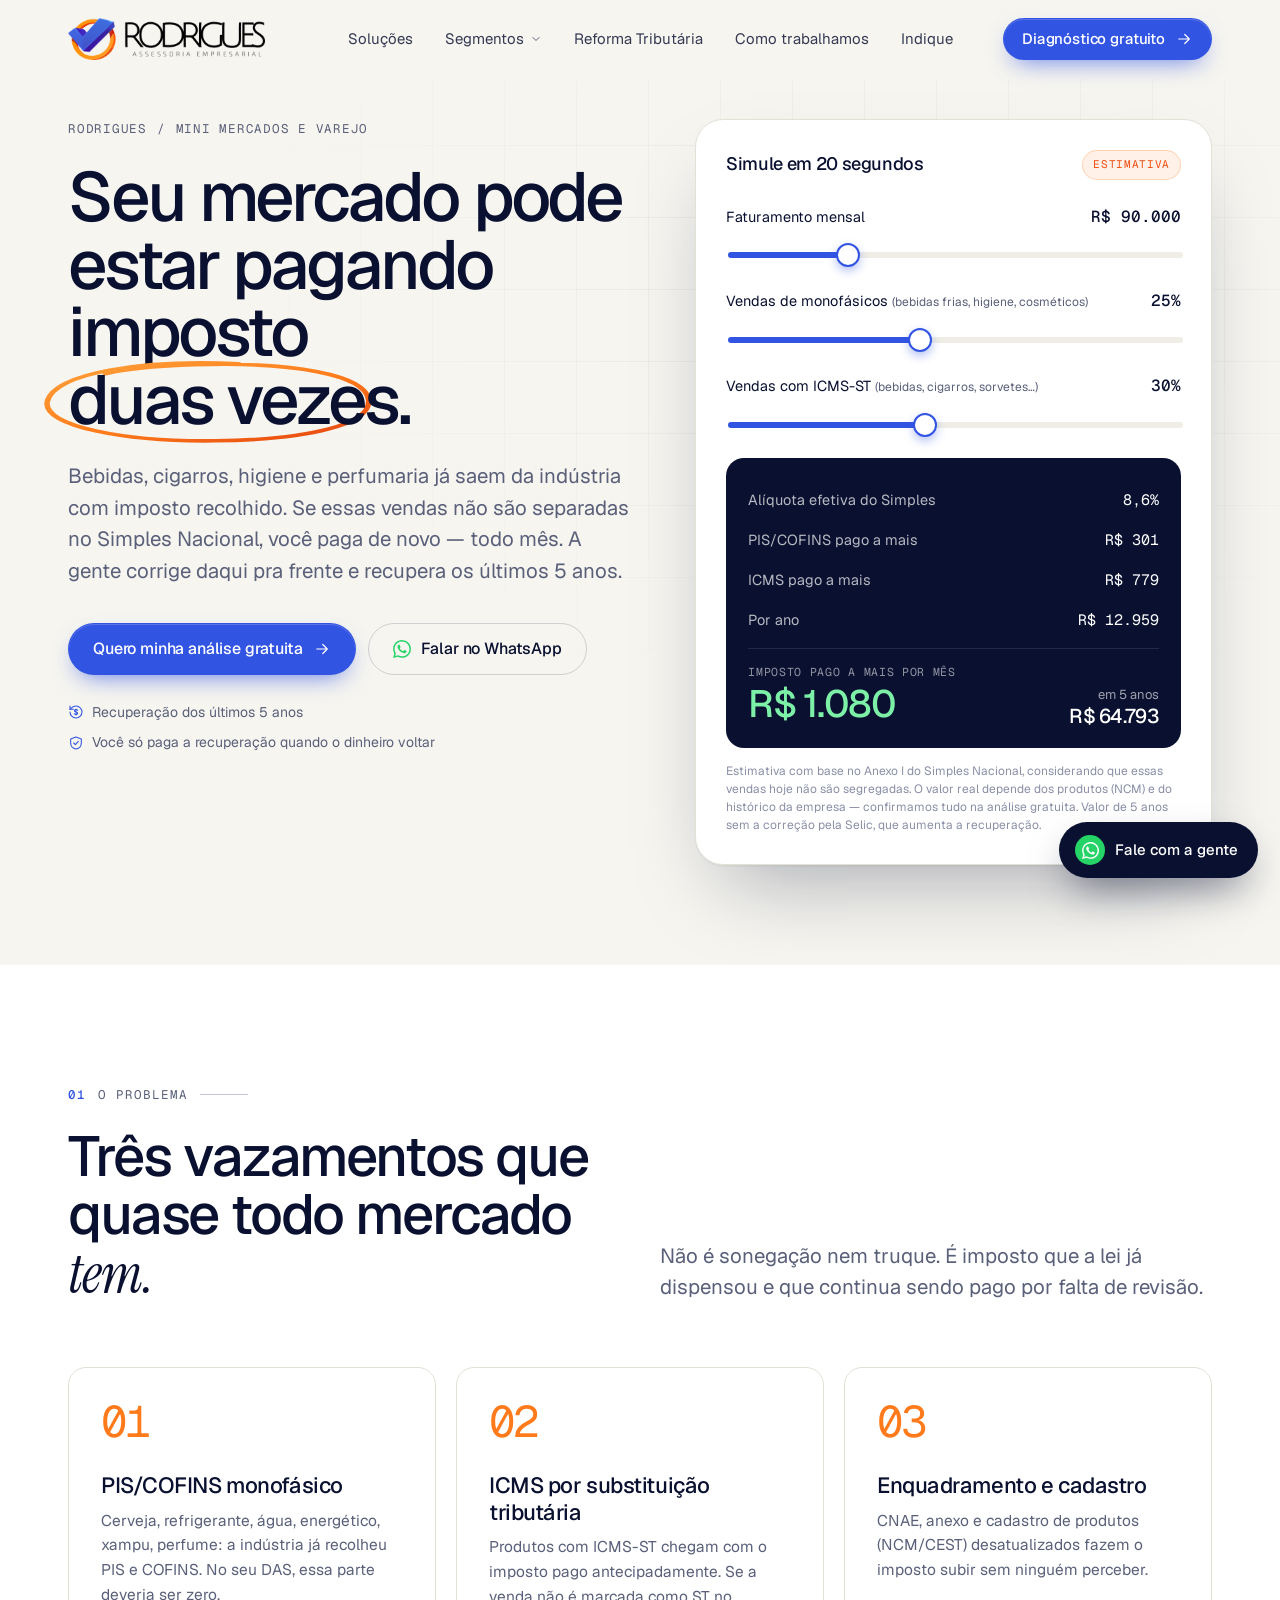
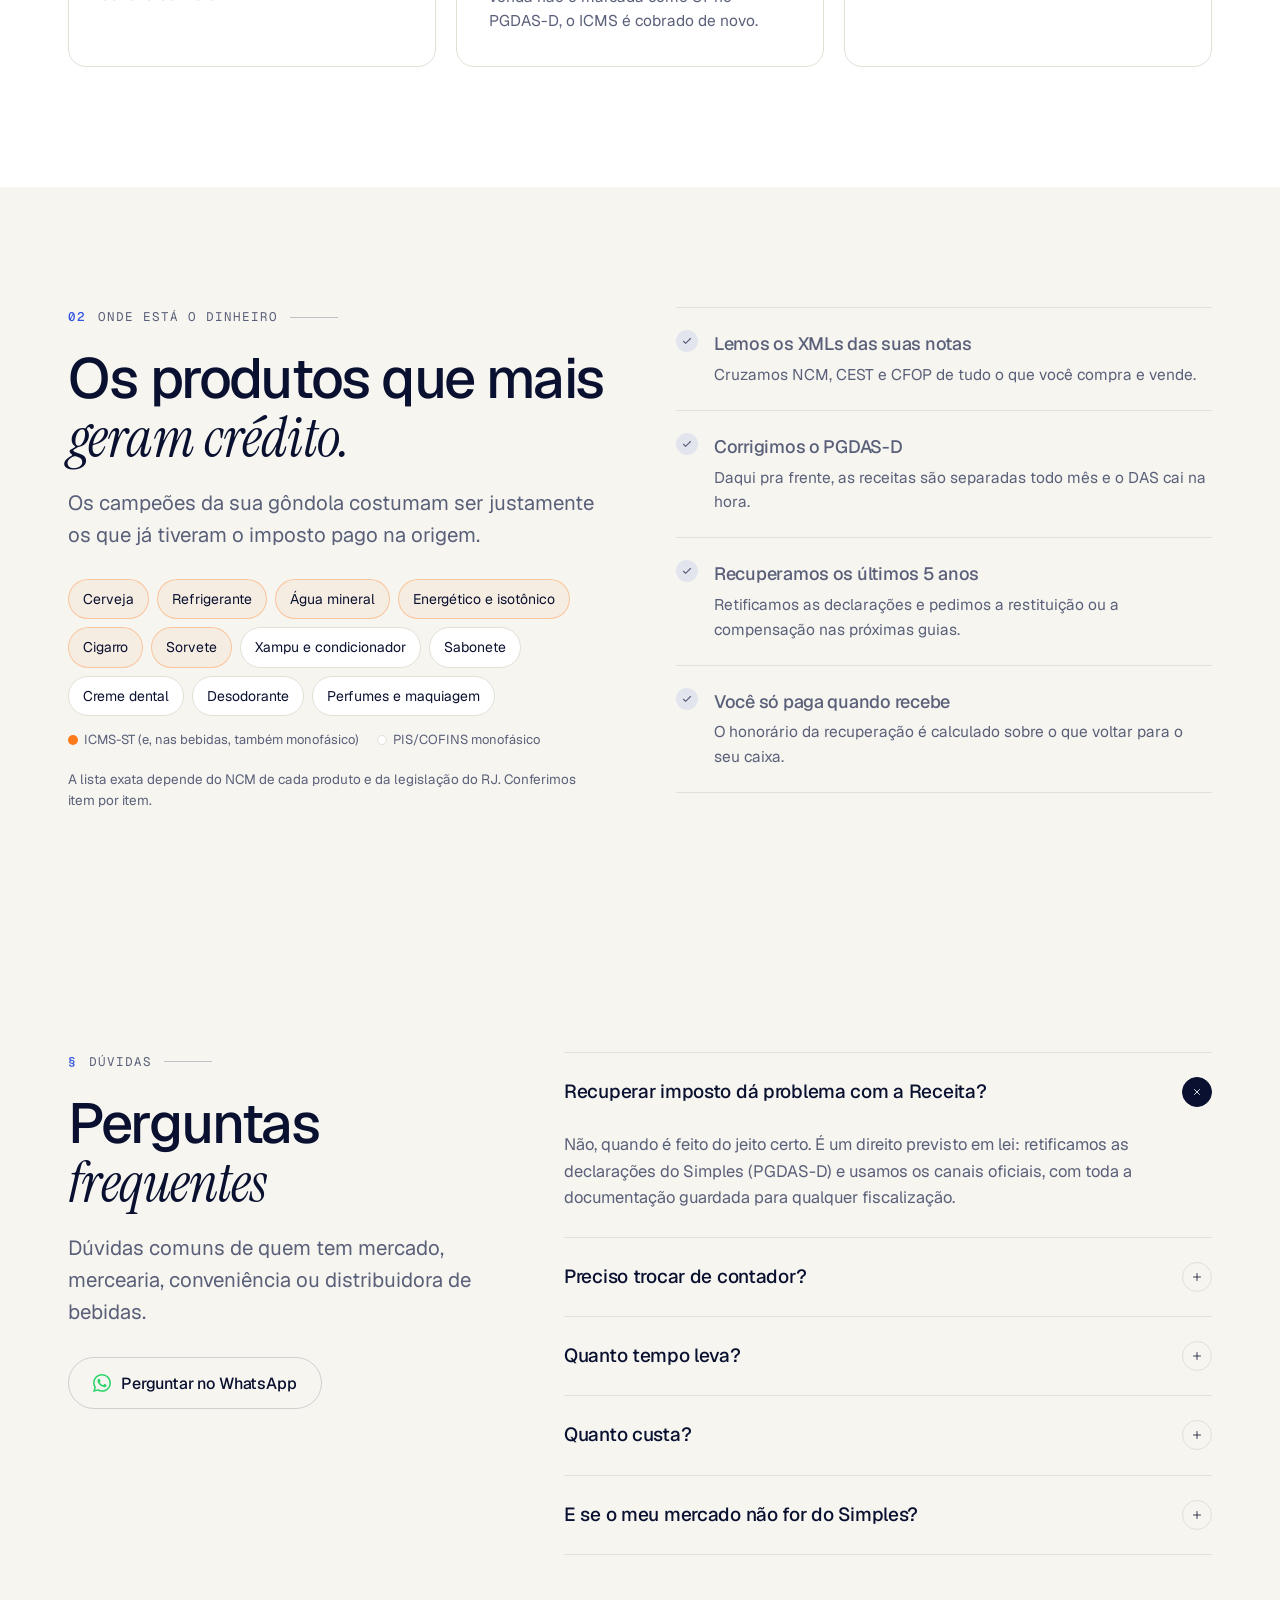
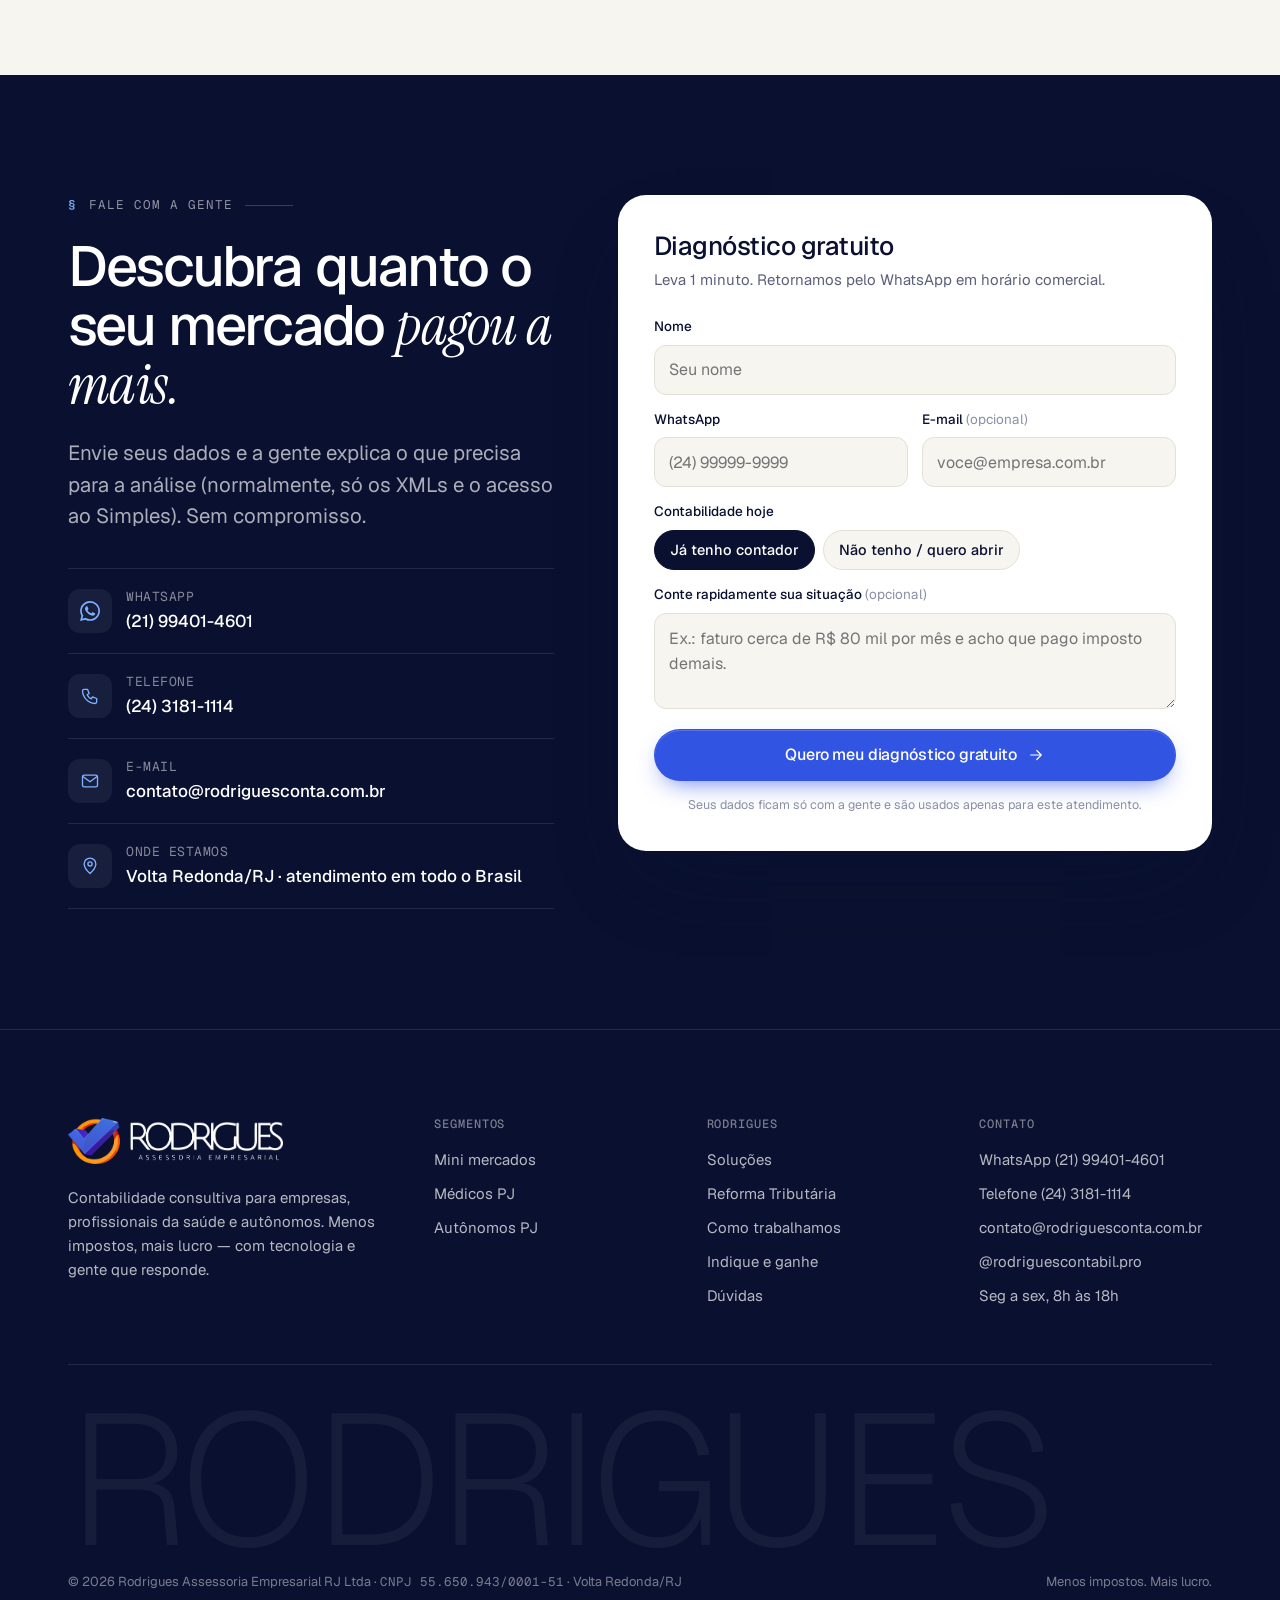
<file: mini-mercado/index.html>
<!DOCTYPE html>
<html lang="pt-BR">
<head>
<meta charset="utf-8">
<script>document.documentElement.classList.add("js")</script>
<meta name="viewport" content="width=device-width,initial-scale=1,viewport-fit=cover">
<title>Mini mercado: recupere o imposto pago a mais · Rodrigues Assessoria</title>
<meta name="description" content="Seu mercado pode estar pagando ICMS-ST e PIS/COFINS monofásico duas vezes no Simples Nacional. Simule quanto dá para recuperar dos últimos 5 anos.">
<link rel="canonical" href="https://rodriguesconta.com.br/mini-mercado/">
<meta name="theme-color" content="#0A1130">
<meta property="og:type" content="website">
<meta property="og:locale" content="pt_BR">
<meta property="og:site_name" content="Rodrigues Assessoria">
<meta property="og:title" content="Mini mercado: recupere o imposto pago a mais · Rodrigues Assessoria">
<meta property="og:description" content="Seu mercado pode estar pagando ICMS-ST e PIS/COFINS monofásico duas vezes no Simples Nacional. Simule quanto dá para recuperar dos últimos 5 anos.">
<meta property="og:url" content="https://rodriguesconta.com.br/mini-mercado/">
<meta property="og:image" content="https://rodriguesconta.com.br/assets/og.png">
<meta property="og:image:width" content="1200"><meta property="og:image:height" content="630">
<meta name="twitter:card" content="summary_large_image">
<link rel="icon" href="/assets/favicon.ico" sizes="any">
<link rel="icon" type="image/png" sizes="32x32" href="/assets/icon-32.png">
<link rel="apple-touch-icon" href="/assets/apple-touch-icon.png">
<link rel="preload" href="/assets/fonts/Geist-Variable.woff2" as="font" type="font/woff2" crossorigin>
<link rel="stylesheet" href="/assets/site.css?v=1">
<script type="application/ld+json">{"@context":"https://schema.org","@type":"AccountingService","name":"Rodrigues Assessoria Contábil","legalName":"Rodrigues Assessoria Empresarial RJ Ltda","taxID":"55.650.943/0001-51","url":"https://rodriguesconta.com.br/","logo":"https://rodriguesconta.com.br/assets/icon-512.png","image":"https://rodriguesconta.com.br/assets/og.png","email":"contato@rodriguesconta.com.br","telephone":"+55-24-3181-1114","address":{"@type":"PostalAddress","addressLocality":"Volta Redonda","addressRegion":"RJ","addressCountry":"BR"},"areaServed":"BR","openingHours":"Mo-Fr 08:00-18:00","sameAs":["https://www.instagram.com/rodriguescontabil.pro/"]}</script>
</head>
<body data-wa="Olá! Tenho um mini mercado e quero saber quanto posso recuperar de imposto.">
<header class="hdr">
  <div class="wrap">
    <a class="brand" href="/" aria-label="Rodrigues Assessoria — início"><img src="/assets/logo-dark.png" alt="Rodrigues Assessoria Empresarial" width="197" height="42"></a>
    <nav class="nav" aria-label="Principal">
      <a href="/#solucoes">Soluções</a>
      <div class="dd">
        <button type="button" aria-expanded="false">Segmentos <svg class="" viewBox="0 0 24 24" fill="none" stroke="currentColor" stroke-width="1.6" stroke-linecap="round" stroke-linejoin="round" aria-hidden="true"><path d="M6 9l6 6 6-6"/></svg></button>
        <div class="dd-menu">
          <a href="/mini-mercado/"><span class="ic"><svg class="" viewBox="0 0 24 24" fill="none" stroke="currentColor" stroke-width="1.6" stroke-linecap="round" stroke-linejoin="round" aria-hidden="true"><path d="M4 10v10h16V10M3 10l2-6h14l2 6M3 10c0 1.7 1.3 3 3 3s3-1.3 3-3m0 0c0 1.7 1.3 3 3 3s3-1.3 3-3m0 0c0 1.7 1.3 3 3 3s3-1.3 3-3M10 20v-5h4v5"/></svg></span><span><b>Mini mercados</b><small>Recupere o imposto pago duas vezes</small></span></a>
          <a href="/medicos/"><span class="ic"><svg class="" viewBox="0 0 24 24" fill="none" stroke="currentColor" stroke-width="1.6" stroke-linecap="round" stroke-linejoin="round" aria-hidden="true"><path d="M6 3H5v6a5 5 0 0010 0V3h-1M10 14v1.5a5.5 5.5 0 0011 0V13"/><circle cx="21" cy="11" r="2"/></svg></span><span><b>Médicos PJ</b><small>Estrutura certa, menos imposto</small></span></a>
          <a href="/autonomos/"><span class="ic"><svg class="" viewBox="0 0 24 24" fill="none" stroke="currentColor" stroke-width="1.6" stroke-linecap="round" stroke-linejoin="round" aria-hidden="true"><rect x="4" y="5" width="16" height="11" rx="1.5"/><path d="M2 19h20"/></svg></span><span><b>Autônomos PJ</b><small>Saia do carnê-leão</small></span></a>
        </div>
      </div>
      <a href="/#reforma">Reforma Tributária</a>
      <a href="/#como">Como trabalhamos</a>
      <a href="/indicar">Indique</a>
    </nav>
    <div class="hdr-cta">
      <a class="btn btn-primary btn-sm" href="#contato">Diagnóstico gratuito <span class="arr"><svg class="" viewBox="0 0 24 24" fill="none" stroke="currentColor" stroke-width="1.6" stroke-linecap="round" stroke-linejoin="round" aria-hidden="true"><path d="M5 12h14M13 6l6 6-6 6"/></svg></span></a>
    </div>
    <button class="burger" type="button" aria-label="Abrir menu" aria-expanded="false"><span></span></button>
  </div>
</header>
<nav class="mnav" aria-label="Menu">
  <small>Navegação</small>
  <a href="/#solucoes">Soluções</a>
  <a href="/#reforma">Reforma Tributária</a>
  <a href="/#como">Como trabalhamos</a>
  <a href="/indicar">Indique e ganhe</a>
  <small>Segmentos</small>
  <a href="/mini-mercado/">Mini mercados</a>
  <a href="/medicos/">Médicos PJ</a>
  <a href="/autonomos/">Autônomos PJ</a>
  <a class="btn btn-primary" href="#contato">Diagnóstico gratuito</a>
  <a class="btn btn-ghost" href="#" data-wa><svg class="wa-ic" viewBox="0 0 24 24" fill="currentColor" aria-hidden="true"><path d="M17.47 14.38c-.3-.15-1.76-.87-2.03-.97-.27-.1-.47-.15-.67.15-.2.3-.77.97-.94 1.16-.17.2-.35.22-.64.07-.3-.15-1.26-.46-2.39-1.47-.88-.79-1.48-1.76-1.65-2.06-.17-.3-.02-.46.13-.6.13-.14.3-.35.45-.52.15-.17.2-.3.3-.5.1-.2.05-.37-.03-.52-.07-.15-.67-1.61-.92-2.2-.24-.58-.49-.5-.67-.51h-.57c-.2 0-.52.07-.8.37-.27.3-1.04 1.02-1.04 2.48s1.07 2.88 1.21 3.07c.15.2 2.1 3.2 5.08 4.49.71.3 1.26.49 1.7.63.71.22 1.36.19 1.87.12.57-.09 1.76-.72 2-1.42.25-.69.25-1.29.18-1.41-.08-.13-.28-.2-.57-.35m-5.42 7.4h-.01a9.87 9.87 0 01-5.03-1.38l-.36-.21-3.74.98 1-3.65-.24-.37a9.86 9.86 0 01-1.51-5.26c0-5.45 4.44-9.88 9.89-9.88 2.64 0 5.12 1.03 6.99 2.9a9.83 9.83 0 012.89 6.99c0 5.45-4.44 9.88-9.89 9.88m8.41-18.3A11.82 11.82 0 0012.05 0C5.5 0 .16 5.34.16 11.89c0 2.1.55 4.14 1.59 5.95L.06 24l6.3-1.65a11.88 11.88 0 005.68 1.45h.01c6.55 0 11.89-5.34 11.89-11.89 0-3.18-1.24-6.17-3.48-8.41z"/></svg> Falar no WhatsApp</a>
</nav>
<main>
<section class="hero niche-hero">
  <div class="wrap hero-grid">
    <div>
      <div class="crumb rv"><a href="/">Rodrigues</a><span>/</span><span>Mini mercados e varejo</span></div>
      <h1 class="rv d1">Seu mercado pode estar pagando imposto <span class="ring">duas vezes.</span></h1>
      <p class="lead rv d2" style="max-width:42ch">Bebidas, cigarros, higiene e perfumaria já saem da indústria com imposto recolhido. Se essas vendas não são separadas no Simples Nacional, você paga de novo — todo mês. A gente corrige daqui pra frente e recupera os últimos 5 anos.</p>
      <div class="hero-ctas rv d3">
        <a class="btn btn-primary" href="#contato">Quero minha análise gratuita <span class="arr"><svg class="" viewBox="0 0 24 24" fill="none" stroke="currentColor" stroke-width="1.6" stroke-linecap="round" stroke-linejoin="round" aria-hidden="true"><path d="M5 12h14M13 6l6 6-6 6"/></svg></span></a>
        <a class="btn btn-ghost" href="#" data-wa><svg class="wa-ic" viewBox="0 0 24 24" fill="currentColor" aria-hidden="true"><path d="M17.47 14.38c-.3-.15-1.76-.87-2.03-.97-.27-.1-.47-.15-.67.15-.2.3-.77.97-.94 1.16-.17.2-.35.22-.64.07-.3-.15-1.26-.46-2.39-1.47-.88-.79-1.48-1.76-1.65-2.06-.17-.3-.02-.46.13-.6.13-.14.3-.35.45-.52.15-.17.2-.3.3-.5.1-.2.05-.37-.03-.52-.07-.15-.67-1.61-.92-2.2-.24-.58-.49-.5-.67-.51h-.57c-.2 0-.52.07-.8.37-.27.3-1.04 1.02-1.04 2.48s1.07 2.88 1.21 3.07c.15.2 2.1 3.2 5.08 4.49.71.3 1.26.49 1.7.63.71.22 1.36.19 1.87.12.57-.09 1.76-.72 2-1.42.25-.69.25-1.29.18-1.41-.08-.13-.28-.2-.57-.35m-5.42 7.4h-.01a9.87 9.87 0 01-5.03-1.38l-.36-.21-3.74.98 1-3.65-.24-.37a9.86 9.86 0 01-1.51-5.26c0-5.45 4.44-9.88 9.89-9.88 2.64 0 5.12 1.03 6.99 2.9a9.83 9.83 0 012.89 6.99c0 5.45-4.44 9.88-9.89 9.88m8.41-18.3A11.82 11.82 0 0012.05 0C5.5 0 .16 5.34.16 11.89c0 2.1.55 4.14 1.59 5.95L.06 24l6.3-1.65a11.88 11.88 0 005.68 1.45h.01c6.55 0 11.89-5.34 11.89-11.89 0-3.18-1.24-6.17-3.48-8.41z"/></svg> Falar no WhatsApp</a>
      </div>
      <div class="hero-meta rv d3"><span><svg class="" viewBox="0 0 24 24" fill="none" stroke="currentColor" stroke-width="1.6" stroke-linecap="round" stroke-linejoin="round" aria-hidden="true"><path d="M3 12a9 9 0 109-9 9.7 9.7 0 00-6.7 2.8L3 8"/><path d="M3 3v5h5M12 7.5v9M14.5 9.5c-.5-.9-1.5-1.3-2.5-1.3-1.4 0-2.5.8-2.5 1.9 0 2.6 5 1.3 5 3.9 0 1.1-1.1 1.9-2.5 1.9-1 0-2-.4-2.5-1.3"/></svg> Recuperação dos últimos 5 anos</span><span><svg class="" viewBox="0 0 24 24" fill="none" stroke="currentColor" stroke-width="1.6" stroke-linecap="round" stroke-linejoin="round" aria-hidden="true"><path d="M12 3l8 3v6c0 4.5-3.4 8.1-8 9-4.6-.9-8-4.5-8-9V6l8-3z"/><path d="M8.5 12l2.5 2.5 4.5-5"/></svg> Você só paga a recuperação quando o dinheiro voltar</span></div>
    </div>
    <div class="card calc rv d1" id="calc-mercado">
      <div class="calc-hd"><b>Simule em 20 segundos</b><span class="tag or">estimativa</span></div>
      <div class="rng"><div class="rng-top"><label for="m-fat">Faturamento mensal</label><output id="m-fat-o"></output></div><input type="range" id="m-fat" min="20000" max="300000" step="5000" value="90000"></div>
      <div class="rng"><div class="rng-top"><label for="m-mono">Vendas de monofásicos <small style="color:var(--muted)">(bebidas frias, higiene, cosméticos)</small></label><output id="m-mono-o"></output></div><input type="range" id="m-mono" min="0" max="60" step="1" value="25"></div>
      <div class="rng"><div class="rng-top"><label for="m-st">Vendas com ICMS-ST <small style="color:var(--muted)">(bebidas, cigarros, sorvetes…)</small></label><output id="m-st-o"></output></div><input type="range" id="m-st" min="0" max="70" step="1" value="30"></div>
      <div class="res">
        <div class="res-row"><span>Alíquota efetiva do Simples</span><span class="mono" id="m-ef"></span></div>
        <div class="res-row"><span>PIS/COFINS pago a mais</span><span class="mono" id="m-pc"></span></div>
        <div class="res-row"><span>ICMS pago a mais</span><span class="mono" id="m-ic"></span></div>
        <div class="res-row"><span>Por ano</span><span class="mono" id="m-ano"></span></div>
        <div class="res-main"><div><small>Imposto pago a mais por mês</small><b class="pos" id="m-tot"></b></div><div class="side">em 5 anos<b id="m-5a"></b></div></div>
      </div>
      <p class="calc-note">Estimativa com base no Anexo I do Simples Nacional, considerando que essas vendas hoje não são segregadas. O valor real depende dos produtos (NCM) e do histórico da empresa — confirmamos tudo na análise gratuita. Valor de 5 anos sem a correção pela Selic, que aumenta a recuperação.</p>
    </div>
  </div>
</section>

<section class="sec on-white">
  <div class="wrap">
    <div class="sec-hd">
      <div class="rv"><div class="sec-label"><b>01</b> O problema</div><h2>Três vazamentos que quase todo mercado <span class="serif">tem.</span></h2></div>
      <p class="lead rv d1">Não é sonegação nem truque. É imposto que a lei já dispensou e que continua sendo pago por falta de revisão.</p>
    </div>
    <div class="pains">
      <div class="pain rv"><div class="n">01</div><h3>PIS/COFINS monofásico</h3><p>Cerveja, refrigerante, água, energético, xampu, perfume: a indústria já recolheu PIS e COFINS. No seu DAS, essa parte deveria ser zero.</p></div>
      <div class="pain rv d1"><div class="n">02</div><h3>ICMS por substituição tributária</h3><p>Produtos com ICMS-ST chegam com o imposto pago antecipadamente. Se a venda não é marcada como ST no PGDAS-D, o ICMS é cobrado de novo.</p></div>
      <div class="pain rv d2"><div class="n">03</div><h3>Enquadramento e cadastro</h3><p>CNAE, anexo e cadastro de produtos (NCM/CEST) desatualizados fazem o imposto subir sem ninguém perceber.</p></div>
    </div>
  </div>
</section>

<section class="sec">
  <div class="wrap split">
    <div class="rv">
      <div class="sec-label"><b>02</b> Onde está o dinheiro</div>
      <h2>Os produtos que mais <span class="serif">geram crédito.</span></h2>
      <p class="lead" style="margin-top:20px">Os campeões da sua gôndola costumam ser justamente os que já tiveram o imposto pago na origem.</p>
      <div class="products">
        <span class="st">Cerveja</span><span class="st">Refrigerante</span><span class="st">Água mineral</span><span class="st">Energético e isotônico</span><span class="st">Cigarro</span><span class="st">Sorvete</span>
        <span>Xampu e condicionador</span><span>Sabonete</span><span>Creme dental</span><span>Desodorante</span><span>Perfumes e maquiagem</span>
      </div>
      <div class="legend"><span><i style="background:var(--orange)"></i>ICMS-ST (e, nas bebidas, também monofásico)</span><span><i style="background:#fff;border:1px solid var(--line)"></i>PIS/COFINS monofásico</span></div>
      <p style="margin-top:18px;font-size:13.5px;color:var(--muted)">A lista exata depende do NCM de cada produto e da legislação do RJ. Conferimos item por item.</p>
    </div>
    <div class="rv d1">
      <ul class="list-x">
        <li><span class="tick"><svg class="" viewBox="0 0 24 24" fill="none" stroke="currentColor" stroke-width="2.2" stroke-linecap="round" stroke-linejoin="round" aria-hidden="true"><path d="M5 12.5l4.2 4.2L19 7"/></svg></span><span><b>Lemos os XMLs das suas notas</b><span>Cruzamos NCM, CEST e CFOP de tudo o que você compra e vende.</span></span></li>
        <li><span class="tick"><svg class="" viewBox="0 0 24 24" fill="none" stroke="currentColor" stroke-width="2.2" stroke-linecap="round" stroke-linejoin="round" aria-hidden="true"><path d="M5 12.5l4.2 4.2L19 7"/></svg></span><span><b>Corrigimos o PGDAS-D</b><span>Daqui pra frente, as receitas são separadas todo mês e o DAS cai na hora.</span></span></li>
        <li><span class="tick"><svg class="" viewBox="0 0 24 24" fill="none" stroke="currentColor" stroke-width="2.2" stroke-linecap="round" stroke-linejoin="round" aria-hidden="true"><path d="M5 12.5l4.2 4.2L19 7"/></svg></span><span><b>Recuperamos os últimos 5 anos</b><span>Retificamos as declarações e pedimos a restituição ou a compensação nas próximas guias.</span></span></li>
        <li><span class="tick"><svg class="" viewBox="0 0 24 24" fill="none" stroke="currentColor" stroke-width="2.2" stroke-linecap="round" stroke-linejoin="round" aria-hidden="true"><path d="M5 12.5l4.2 4.2L19 7"/></svg></span><span><b>Você só paga quando recebe</b><span>O honorário da recuperação é calculado sobre o que voltar para o seu caixa.</span></span></li>
      </ul>
    </div>
  </div>
</section>
<section class="sec" id="duvidas">
  <div class="wrap faq">
    <div class="rv">
      <div class="sec-label"><b>§</b> Dúvidas</div>
      <h2>Perguntas <span class="serif">frequentes</span></h2>
      <p class="lead" style="margin-top:20px">Dúvidas comuns de quem tem mercado, mercearia, conveniência ou distribuidora de bebidas.</p>
      <a class="btn btn-ghost" style="margin-top:30px" href="#" data-wa><svg class="wa-ic" viewBox="0 0 24 24" fill="currentColor" aria-hidden="true"><path d="M17.47 14.38c-.3-.15-1.76-.87-2.03-.97-.27-.1-.47-.15-.67.15-.2.3-.77.97-.94 1.16-.17.2-.35.22-.64.07-.3-.15-1.26-.46-2.39-1.47-.88-.79-1.48-1.76-1.65-2.06-.17-.3-.02-.46.13-.6.13-.14.3-.35.45-.52.15-.17.2-.3.3-.5.1-.2.05-.37-.03-.52-.07-.15-.67-1.61-.92-2.2-.24-.58-.49-.5-.67-.51h-.57c-.2 0-.52.07-.8.37-.27.3-1.04 1.02-1.04 2.48s1.07 2.88 1.21 3.07c.15.2 2.1 3.2 5.08 4.49.71.3 1.26.49 1.7.63.71.22 1.36.19 1.87.12.57-.09 1.76-.72 2-1.42.25-.69.25-1.29.18-1.41-.08-.13-.28-.2-.57-.35m-5.42 7.4h-.01a9.87 9.87 0 01-5.03-1.38l-.36-.21-3.74.98 1-3.65-.24-.37a9.86 9.86 0 01-1.51-5.26c0-5.45 4.44-9.88 9.89-9.88 2.64 0 5.12 1.03 6.99 2.9a9.83 9.83 0 012.89 6.99c0 5.45-4.44 9.88-9.89 9.88m8.41-18.3A11.82 11.82 0 0012.05 0C5.5 0 .16 5.34.16 11.89c0 2.1.55 4.14 1.59 5.95L.06 24l6.3-1.65a11.88 11.88 0 005.68 1.45h.01c6.55 0 11.89-5.34 11.89-11.89 0-3.18-1.24-6.17-3.48-8.41z"/></svg> Perguntar no WhatsApp</a>
    </div>
    <div class="qa rv d1"><details open><summary>Recuperar imposto dá problema com a Receita?<span class="pm"><svg class="" viewBox="0 0 24 24" fill="none" stroke="currentColor" stroke-width="1.6" stroke-linecap="round" stroke-linejoin="round" aria-hidden="true"><path d="M12 5v14M5 12h14"/></svg></span></summary><div class="ans">Não, quando é feito do jeito certo. É um direito previsto em lei: retificamos as declarações do Simples (PGDAS-D) e usamos os canais oficiais, com toda a documentação guardada para qualquer fiscalização.</div></details><details><summary>Preciso trocar de contador?<span class="pm"><svg class="" viewBox="0 0 24 24" fill="none" stroke="currentColor" stroke-width="1.6" stroke-linecap="round" stroke-linejoin="round" aria-hidden="true"><path d="M12 5v14M5 12h14"/></svg></span></summary><div class="ans">Não necessariamente. Podemos fazer só a revisão e a recuperação, trabalhando junto com o seu contador atual. Se quiser trocar, cuidamos da transição.</div></details><details><summary>Quanto tempo leva?<span class="pm"><svg class="" viewBox="0 0 24 24" fill="none" stroke="currentColor" stroke-width="1.6" stroke-linecap="round" stroke-linejoin="round" aria-hidden="true"><path d="M12 5v14M5 12h14"/></svg></span></summary><div class="ans">A análise inicial leva poucos dias depois que recebemos os XMLs. A economia mensal começa na próxima guia. O valor dos anos anteriores pode ser restituído ou usado para abater guias futuras do Simples.</div></details><details><summary>Quanto custa?<span class="pm"><svg class="" viewBox="0 0 24 24" fill="none" stroke="currentColor" stroke-width="1.6" stroke-linecap="round" stroke-linejoin="round" aria-hidden="true"><path d="M12 5v14M5 12h14"/></svg></span></summary><div class="ans">A análise é gratuita. Na recuperação, você só paga um percentual sobre o que efetivamente voltar para o caixa. A assessoria mensal é proposta depois do diagnóstico.</div></details><details><summary>E se o meu mercado não for do Simples?<span class="pm"><svg class="" viewBox="0 0 24 24" fill="none" stroke="currentColor" stroke-width="1.6" stroke-linecap="round" stroke-linejoin="round" aria-hidden="true"><path d="M12 5v14M5 12h14"/></svg></span></summary><div class="ans">No Lucro Presumido e no Real, o monofásico e o ICMS-ST também existem, com regras próprias. Fazemos a mesma análise.</div></details></div>
  </div>
</section>
<section class="sec on-ink" id="contato">
  <div class="wrap contact">
    <div class="rv">
      <div class="sec-label"><b>§</b> Fale com a gente</div>
      <h2>Descubra quanto o seu mercado <span class="serif">pagou a mais.</span></h2>
      <p class="lead" style="margin-top:22px">Envie seus dados e a gente explica o que precisa para a análise (normalmente, só os XMLs e o acesso ao Simples). Sem compromisso.</p>
      <div class="ch">
        <a href="#" data-wa><span class="ic"><svg class="" viewBox="0 0 24 24" fill="currentColor" aria-hidden="true"><path d="M17.47 14.38c-.3-.15-1.76-.87-2.03-.97-.27-.1-.47-.15-.67.15-.2.3-.77.97-.94 1.16-.17.2-.35.22-.64.07-.3-.15-1.26-.46-2.39-1.47-.88-.79-1.48-1.76-1.65-2.06-.17-.3-.02-.46.13-.6.13-.14.3-.35.45-.52.15-.17.2-.3.3-.5.1-.2.05-.37-.03-.52-.07-.15-.67-1.61-.92-2.2-.24-.58-.49-.5-.67-.51h-.57c-.2 0-.52.07-.8.37-.27.3-1.04 1.02-1.04 2.48s1.07 2.88 1.21 3.07c.15.2 2.1 3.2 5.08 4.49.71.3 1.26.49 1.7.63.71.22 1.36.19 1.87.12.57-.09 1.76-.72 2-1.42.25-.69.25-1.29.18-1.41-.08-.13-.28-.2-.57-.35m-5.42 7.4h-.01a9.87 9.87 0 01-5.03-1.38l-.36-.21-3.74.98 1-3.65-.24-.37a9.86 9.86 0 01-1.51-5.26c0-5.45 4.44-9.88 9.89-9.88 2.64 0 5.12 1.03 6.99 2.9a9.83 9.83 0 012.89 6.99c0 5.45-4.44 9.88-9.89 9.88m8.41-18.3A11.82 11.82 0 0012.05 0C5.5 0 .16 5.34.16 11.89c0 2.1.55 4.14 1.59 5.95L.06 24l6.3-1.65a11.88 11.88 0 005.68 1.45h.01c6.55 0 11.89-5.34 11.89-11.89 0-3.18-1.24-6.17-3.48-8.41z"/></svg></span><span><small>WhatsApp</small><b>(21) 99401-4601</b></span></a>
        <a href="tel:+552431811114"><span class="ic"><svg class="" viewBox="0 0 24 24" fill="none" stroke="currentColor" stroke-width="1.6" stroke-linecap="round" stroke-linejoin="round" aria-hidden="true"><path d="M5 4h4l2 5-2.5 1.5a11 11 0 005 5L15 13l5 2v4a2 2 0 01-2 2A16 16 0 013 6a2 2 0 012-2"/></svg></span><span><small>Telefone</small><b>(24) 3181-1114</b></span></a>
        <a href="mailto:contato@rodriguesconta.com.br"><span class="ic"><svg class="" viewBox="0 0 24 24" fill="none" stroke="currentColor" stroke-width="1.6" stroke-linecap="round" stroke-linejoin="round" aria-hidden="true"><rect x="3" y="5" width="18" height="14" rx="2"/><path d="M3.5 6.5l8.5 6.5 8.5-6.5"/></svg></span><span><small>E-mail</small><b>contato@rodriguesconta.com.br</b></span></a>
        <div><span class="ic"><svg class="" viewBox="0 0 24 24" fill="none" stroke="currentColor" stroke-width="1.6" stroke-linecap="round" stroke-linejoin="round" aria-hidden="true"><path d="M12 21s-7-6.1-7-11.5a7 7 0 1114 0C19 14.9 12 21 12 21z"/><circle cx="12" cy="9.5" r="2.5"/></svg></span><span><small>Onde estamos</small><b>Volta Redonda/RJ · atendimento em todo o Brasil</b></span></div>
      </div>
    </div>
    <form class="form rv d1" novalidate data-nicho="Mini mercado">
      <div class="fbody">
        <h3>Diagnóstico gratuito</h3>
        <p>Leva 1 minuto. Retornamos pelo WhatsApp em horário comercial.</p>
        <div class="fgrid">
          <div class="fld full"><label for="f-nome-mini">Nome</label><input id="f-nome-mini" name="nome" autocomplete="name" required placeholder="Seu nome"></div>
          <div class="fld"><label for="f-tel-mini">WhatsApp</label><input id="f-tel-mini" name="telefone" type="tel" inputmode="tel" autocomplete="tel" required placeholder="(24) 99999-9999"></div>
          <div class="fld"><label for="f-mail-mini">E-mail <span style="color:var(--muted-2);font-weight:400">(opcional)</span></label><input id="f-mail-mini" name="email" type="email" autocomplete="email" placeholder="voce@empresa.com.br"></div>
          <input type="hidden" name="perfil" value="Mini mercado">
          <div class="fld full"><label>Contabilidade hoje</label><div class="chips">
            <label><input type="radio" name="contador" value="Já tenho contador" checked><span>Já tenho contador</span></label>
            <label><input type="radio" name="contador" value="Não tenho / quero abrir empresa"><span>Não tenho / quero abrir</span></label>
          </div></div>
          <div class="fld full"><label for="f-msg-mini">Conte rapidamente sua situação <span style="color:var(--muted-2);font-weight:400">(opcional)</span></label><textarea id="f-msg-mini" name="mensagem" placeholder="Ex.: faturo cerca de R$ 80 mil por mês e acho que pago imposto demais."></textarea></div>
          <input class="hp" type="text" name="website" tabindex="-1" autocomplete="off" aria-hidden="true">
        </div>
        <button class="btn btn-primary" type="submit">Quero meu diagnóstico gratuito <span class="arr"><svg class="" viewBox="0 0 24 24" fill="none" stroke="currentColor" stroke-width="1.6" stroke-linecap="round" stroke-linejoin="round" aria-hidden="true"><path d="M5 12h14M13 6l6 6-6 6"/></svg></span></button>
        <p class="err-msg" role="alert"></p>
        <p class="note">Seus dados ficam só com a gente e são usados apenas para este atendimento.</p>
      </div>
      <div class="ok-state" aria-live="polite">
        <div class="big-ok"><svg class="" viewBox="0 0 24 24" fill="none" stroke="currentColor" stroke-width="2.2" stroke-linecap="round" stroke-linejoin="round" aria-hidden="true"><path d="M5 12.5l4.2 4.2L19 7"/></svg></div>
        <h3>Recebemos seu pedido!</h3>
        <p>Um especialista vai chamar você no WhatsApp. Se preferir adiantar, fale agora:</p>
        <a class="btn btn-ink ok-wa" href="#"><svg class="wa-ic" viewBox="0 0 24 24" fill="currentColor" aria-hidden="true"><path d="M17.47 14.38c-.3-.15-1.76-.87-2.03-.97-.27-.1-.47-.15-.67.15-.2.3-.77.97-.94 1.16-.17.2-.35.22-.64.07-.3-.15-1.26-.46-2.39-1.47-.88-.79-1.48-1.76-1.65-2.06-.17-.3-.02-.46.13-.6.13-.14.3-.35.45-.52.15-.17.2-.3.3-.5.1-.2.05-.37-.03-.52-.07-.15-.67-1.61-.92-2.2-.24-.58-.49-.5-.67-.51h-.57c-.2 0-.52.07-.8.37-.27.3-1.04 1.02-1.04 2.48s1.07 2.88 1.21 3.07c.15.2 2.1 3.2 5.08 4.49.71.3 1.26.49 1.7.63.71.22 1.36.19 1.87.12.57-.09 1.76-.72 2-1.42.25-.69.25-1.29.18-1.41-.08-.13-.28-.2-.57-.35m-5.42 7.4h-.01a9.87 9.87 0 01-5.03-1.38l-.36-.21-3.74.98 1-3.65-.24-.37a9.86 9.86 0 01-1.51-5.26c0-5.45 4.44-9.88 9.89-9.88 2.64 0 5.12 1.03 6.99 2.9a9.83 9.83 0 012.89 6.99c0 5.45-4.44 9.88-9.89 9.88m8.41-18.3A11.82 11.82 0 0012.05 0C5.5 0 .16 5.34.16 11.89c0 2.1.55 4.14 1.59 5.95L.06 24l6.3-1.65a11.88 11.88 0 005.68 1.45h.01c6.55 0 11.89-5.34 11.89-11.89 0-3.18-1.24-6.17-3.48-8.41z"/></svg> Continuar no WhatsApp</a>
      </div>
    </form>
  </div>
</section>
</main>
<footer class="ftr">
  <div class="wrap">
    <div class="ftr-top">
      <div>
        <img src="/assets/logo-light.png" alt="Rodrigues Assessoria Empresarial" width="215" height="46" loading="lazy">
        <p>Contabilidade consultiva para empresas, profissionais da saúde e autônomos. Menos impostos, mais lucro — com tecnologia e gente que responde.</p>
      </div>
      <div>
        <h4>Segmentos</h4>
        <ul><li><a href="/mini-mercado/">Mini mercados</a></li><li><a href="/medicos/">Médicos PJ</a></li><li><a href="/autonomos/">Autônomos PJ</a></li></ul>
      </div>
      <div>
        <h4>Rodrigues</h4>
        <ul><li><a href="/#solucoes">Soluções</a></li><li><a href="/#reforma">Reforma Tributária</a></li><li><a href="/#como">Como trabalhamos</a></li><li><a href="/indicar">Indique e ganhe</a></li><li><a href="/#duvidas">Dúvidas</a></li></ul>
      </div>
      <div>
        <h4>Contato</h4>
        <ul>
          <li><a href="#" data-wa>WhatsApp (21) 99401-4601</a></li>
          <li><a href="tel:+552431811114">Telefone (24) 3181-1114</a></li>
          <li><a href="mailto:contato@rodriguesconta.com.br">contato@rodriguesconta.com.br</a></li>
          <li><a href="https://www.instagram.com/rodriguescontabil.pro/" target="_blank" rel="noopener">@rodriguescontabil.pro</a></li>
          <li>Seg a sex, 8h às 18h</li>
        </ul>
      </div>
    </div>
    <div class="wordmark" aria-hidden="true">Rodrigues</div>
    <div class="ftr-bot">
      <span>© <span id="ano">2026</span> Rodrigues Assessoria Empresarial RJ Ltda · <span class="mono">CNPJ 55.650.943/0001-51</span> · Volta Redonda/RJ</span>
      <span>Menos impostos. Mais lucro.</span>
    </div>
  </div>
</footer>
<a class="fab" href="#" data-wa aria-label="Falar no WhatsApp"><span class="d"><svg class="" viewBox="0 0 24 24" fill="currentColor" aria-hidden="true"><path d="M17.47 14.38c-.3-.15-1.76-.87-2.03-.97-.27-.1-.47-.15-.67.15-.2.3-.77.97-.94 1.16-.17.2-.35.22-.64.07-.3-.15-1.26-.46-2.39-1.47-.88-.79-1.48-1.76-1.65-2.06-.17-.3-.02-.46.13-.6.13-.14.3-.35.45-.52.15-.17.2-.3.3-.5.1-.2.05-.37-.03-.52-.07-.15-.67-1.61-.92-2.2-.24-.58-.49-.5-.67-.51h-.57c-.2 0-.52.07-.8.37-.27.3-1.04 1.02-1.04 2.48s1.07 2.88 1.21 3.07c.15.2 2.1 3.2 5.08 4.49.71.3 1.26.49 1.7.63.71.22 1.36.19 1.87.12.57-.09 1.76-.72 2-1.42.25-.69.25-1.29.18-1.41-.08-.13-.28-.2-.57-.35m-5.42 7.4h-.01a9.87 9.87 0 01-5.03-1.38l-.36-.21-3.74.98 1-3.65-.24-.37a9.86 9.86 0 01-1.51-5.26c0-5.45 4.44-9.88 9.89-9.88 2.64 0 5.12 1.03 6.99 2.9a9.83 9.83 0 012.89 6.99c0 5.45-4.44 9.88-9.89 9.88m8.41-18.3A11.82 11.82 0 0012.05 0C5.5 0 .16 5.34.16 11.89c0 2.1.55 4.14 1.59 5.95L.06 24l6.3-1.65a11.88 11.88 0 005.68 1.45h.01c6.55 0 11.89-5.34 11.89-11.89 0-3.18-1.24-6.17-3.48-8.41z"/></svg></span><span class="t">Fale com a gente</span></a>
<script src="/assets/site.js?v=1" defer></script>
</body>
</html>
</file>
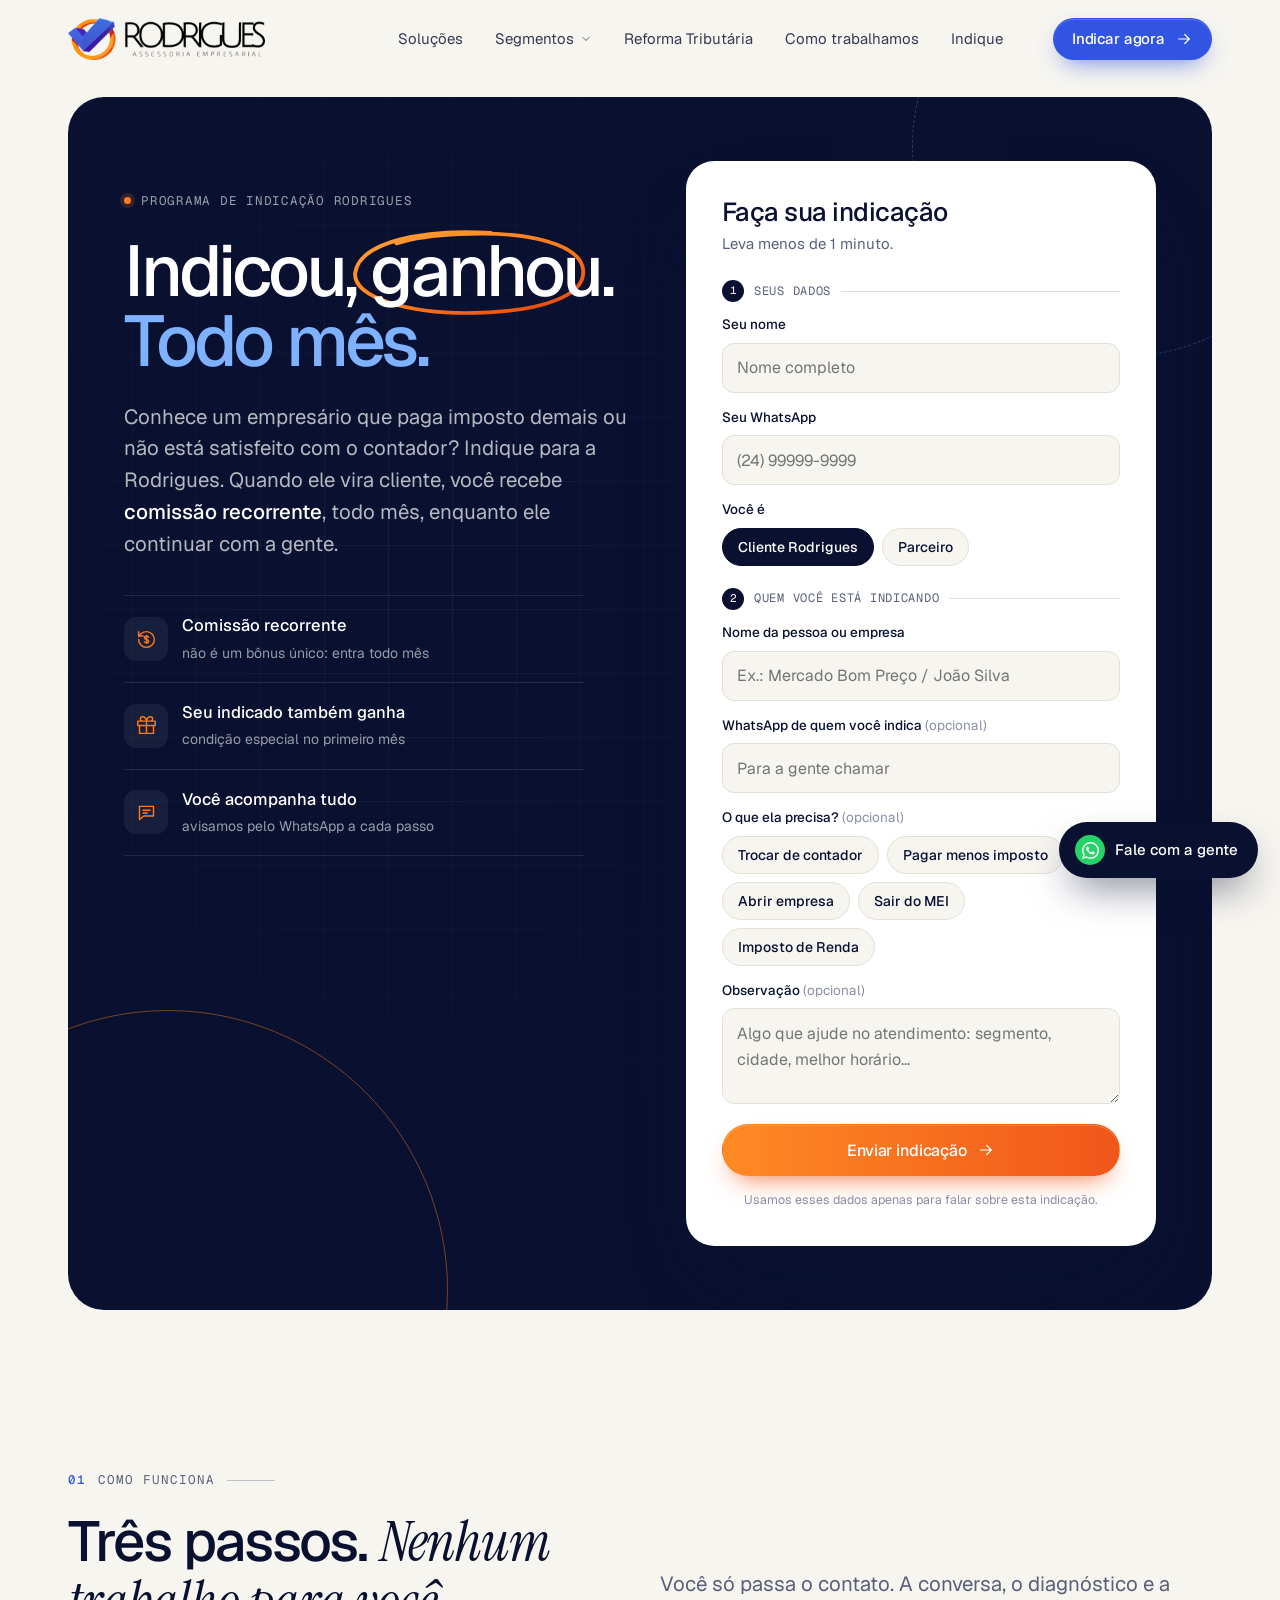
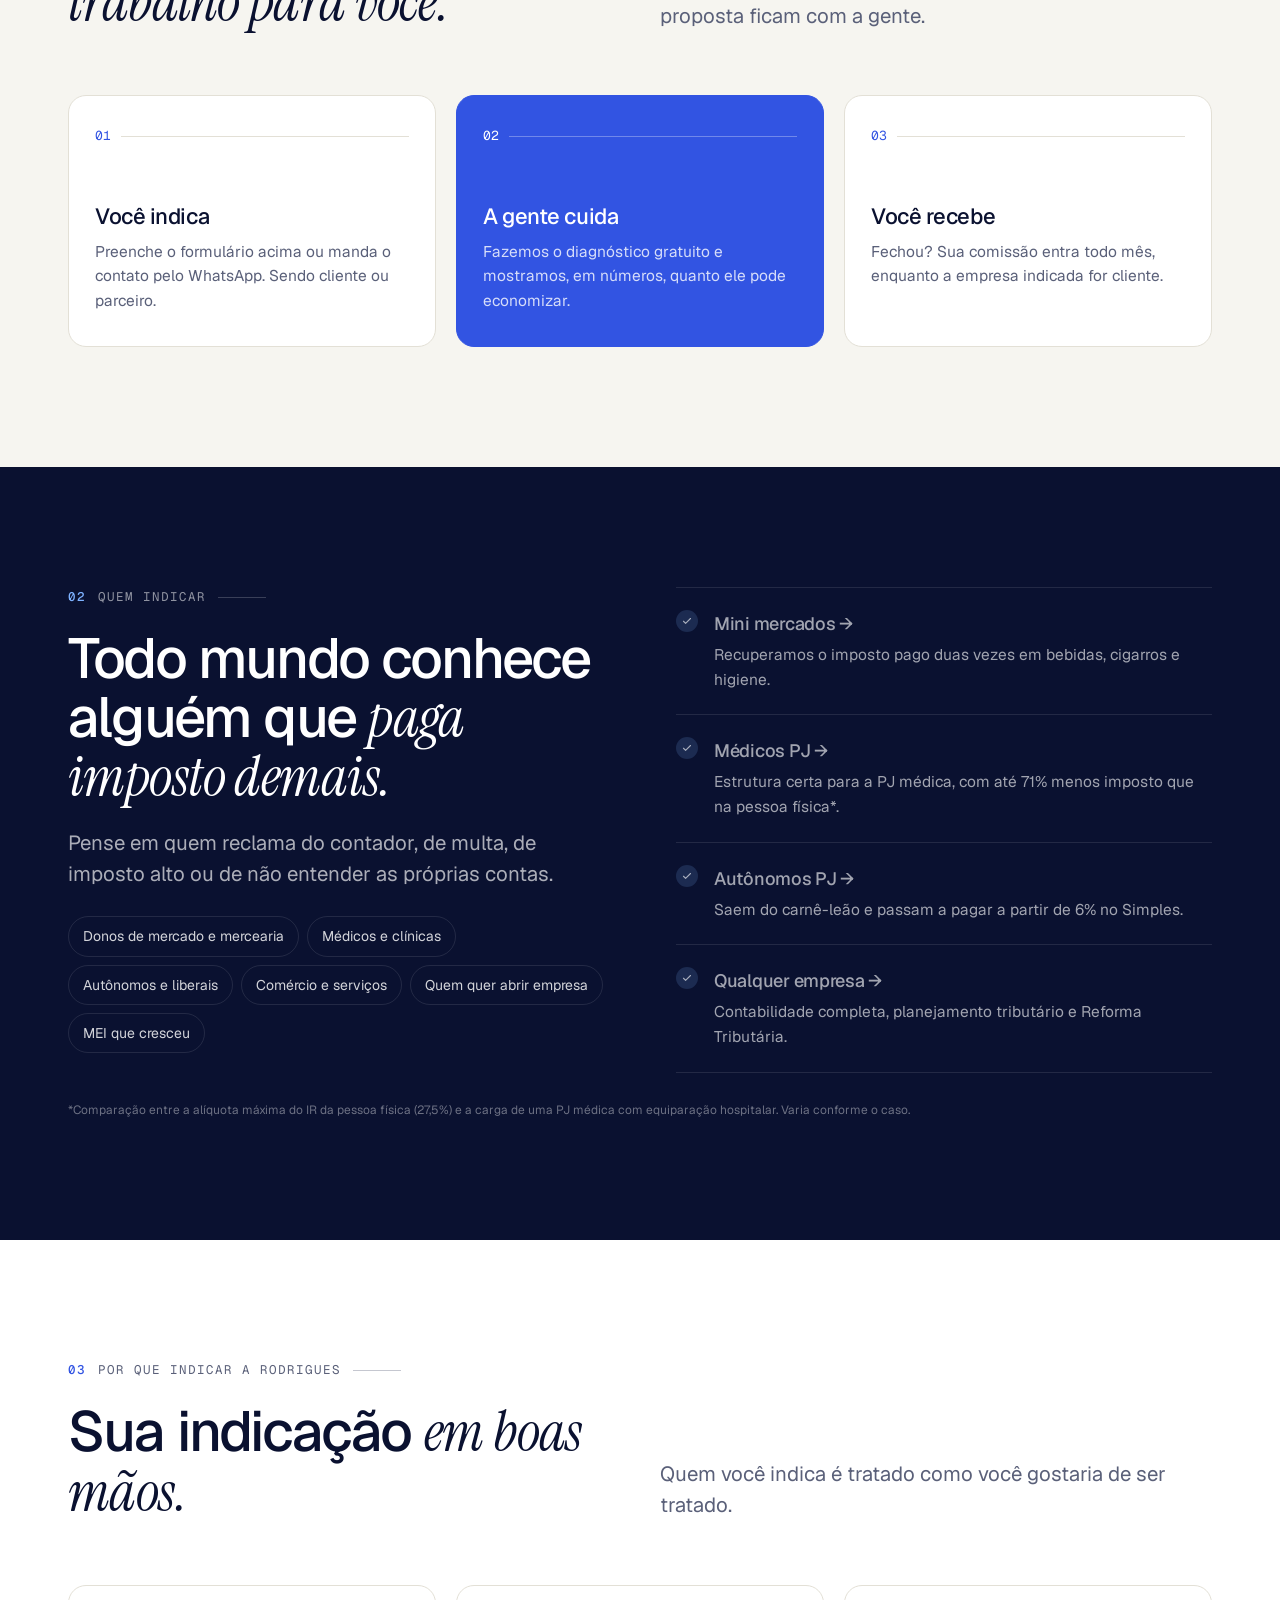
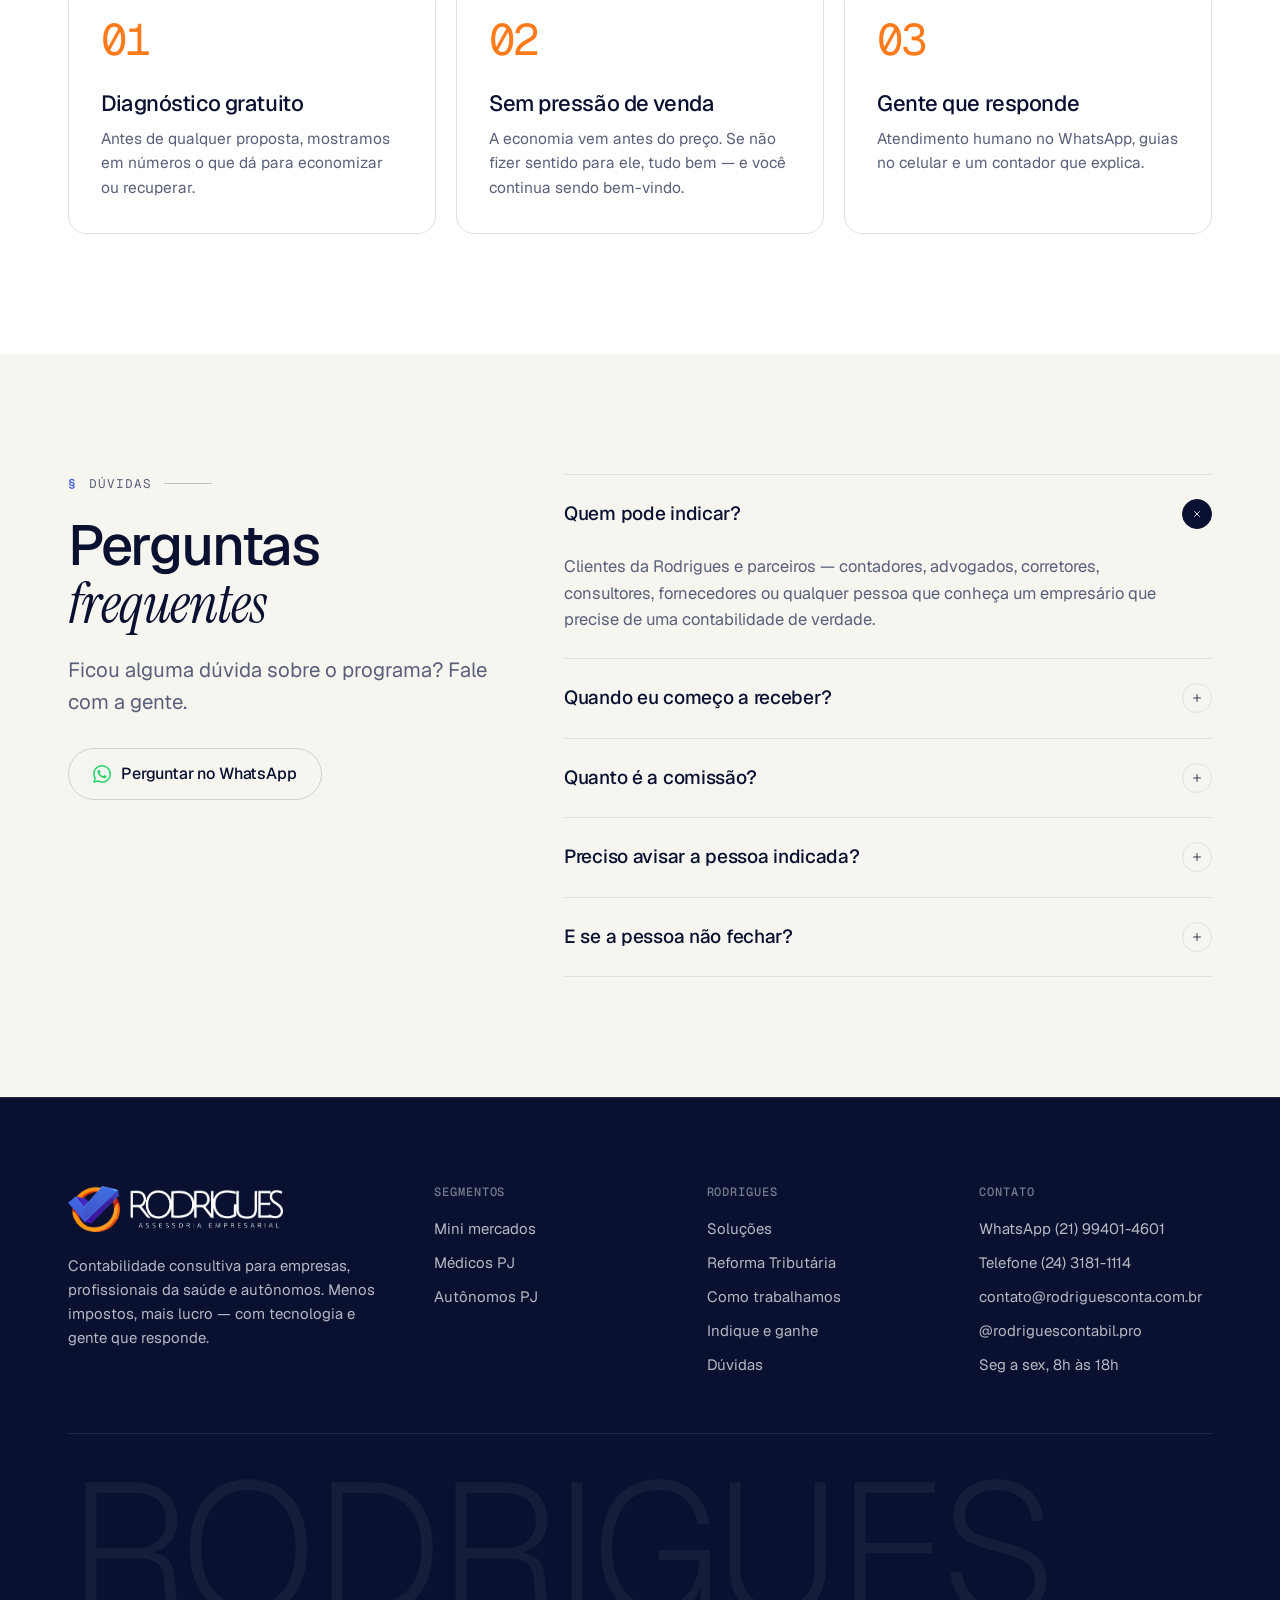
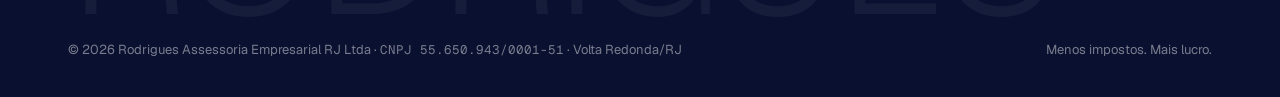
<file: rodrigues-portal/indicar.html>
<!DOCTYPE html>
<html lang="pt-BR">
<head>
<meta charset="utf-8">
<script>document.documentElement.classList.add("js")</script>
<meta name="viewport" content="width=device-width,initial-scale=1,viewport-fit=cover">
<title>Indique e ganhe todo mês · Rodrigues Assessoria</title>
<meta name="description" content="Indique um empresário para a Rodrigues e receba comissão recorrente, todo mês, enquanto ele for cliente. Leva menos de 1 minuto.">
<link rel="canonical" href="https://rodriguesconta.com.br/indicar">
<meta name="theme-color" content="#0A1130">
<meta property="og:type" content="website">
<meta property="og:locale" content="pt_BR">
<meta property="og:site_name" content="Rodrigues Assessoria">
<meta property="og:title" content="Indique e ganhe todo mês · Rodrigues Assessoria">
<meta property="og:description" content="Indique um empresário para a Rodrigues e receba comissão recorrente, todo mês, enquanto ele for cliente. Leva menos de 1 minuto.">
<meta property="og:url" content="https://rodriguesconta.com.br/indicar">
<meta property="og:image" content="https://rodriguesconta.com.br/assets/og.png">
<meta property="og:image:width" content="1200"><meta property="og:image:height" content="630">
<meta name="twitter:card" content="summary_large_image">
<link rel="icon" href="/assets/favicon.ico" sizes="any">
<link rel="icon" type="image/png" sizes="32x32" href="/assets/icon-32.png">
<link rel="apple-touch-icon" href="/assets/apple-touch-icon.png">
<link rel="preload" href="/assets/fonts/Geist-Variable.woff2" as="font" type="font/woff2" crossorigin>
<link rel="stylesheet" href="/assets/site.css?v=1">
<script type="application/ld+json">{"@context":"https://schema.org","@type":"AccountingService","name":"Rodrigues Assessoria Contábil","legalName":"Rodrigues Assessoria Empresarial RJ Ltda","taxID":"55.650.943/0001-51","url":"https://rodriguesconta.com.br/","logo":"https://rodriguesconta.com.br/assets/icon-512.png","image":"https://rodriguesconta.com.br/assets/og.png","email":"contato@rodriguesconta.com.br","telephone":"+55-24-3181-1114","address":{"@type":"PostalAddress","addressLocality":"Volta Redonda","addressRegion":"RJ","addressCountry":"BR"},"areaServed":"BR","openingHours":"Mo-Fr 08:00-18:00","sameAs":["https://www.instagram.com/rodriguescontabil.pro/"]}</script>
<style>
.ind-hero-wrap{padding:18px 0 40px}
.ind-hero{position:relative;overflow:hidden;border-radius:36px;background:var(--ink);color:#fff;padding:64px 56px}
.ind-hero::before{content:"";position:absolute;inset:0;background-image:linear-gradient(to right,rgba(255,255,255,.05) 1px,transparent 1px),linear-gradient(to bottom,rgba(255,255,255,.05) 1px,transparent 1px);background-size:64px 64px;-webkit-mask-image:radial-gradient(ellipse 60% 70% at 30% 40%,#000,transparent 78%);mask-image:radial-gradient(ellipse 60% 70% at 30% 40%,#000,transparent 78%)}
.ind-hero .orb{position:absolute;left:-180px;bottom:-260px;width:560px;height:560px;border-radius:50%;border:1.5px solid rgba(255,122,26,.45)}
.ind-hero .orb2{position:absolute;right:-120px;top:-160px;width:420px;height:420px;border-radius:50%;border:1px dashed rgba(126,178,255,.28)}
.ind-grid{position:relative;z-index:1;display:grid;grid-template-columns:1fr minmax(0,470px);gap:56px;align-items:start}
.ind-copy{padding-top:24px}
.ind-copy h1{margin:24px 0 24px;font-size:clamp(46px,5.6vw,84px)}
.ind-copy h1 .l2{display:block;color:var(--sky)}
.ind-copy .lead{color:rgba(255,255,255,.7);max-width:44ch}
.ind-copy .lead b{color:#fff;font-weight:500}
.ind-gains{list-style:none;margin:36px 0 0;padding:0;display:grid;gap:0;border-top:1px solid var(--line-ink);max-width:460px}
.ind-gains li{display:grid;grid-template-columns:44px 1fr;gap:14px;align-items:center;padding:16px 0;border-bottom:1px solid var(--line-ink)}
.ind-gains .gi{width:44px;height:44px;border-radius:12px;display:grid;place-items:center;background:rgba(255,255,255,.06);color:var(--orange)}
.ind-gains .gi svg{width:21px;height:21px}
.ind-gains b{display:block;font-weight:500;font-size:16.5px}
.ind-gains small{color:rgba(255,255,255,.58);font-size:14px}
.ind-card{position:relative}
.ind-card h3{font-size:26px;margin-bottom:4px}
.ind-sub{color:var(--muted);font-size:15px;margin-bottom:6px}
.ind-step{display:flex;align-items:center;gap:10px;font-family:var(--mono);font-size:12px;letter-spacing:.06em;text-transform:uppercase;color:var(--muted);margin:22px 0 12px}
.ind-step span{width:22px;height:22px;border-radius:50%;display:grid;place-items:center;background:var(--ink);color:#fff;font-size:11px;letter-spacing:0}
.ind-step::after{content:"";flex:1;height:1px;background:var(--line)}
.opt{color:var(--muted-2);font-weight:400}
.btn-or{background:linear-gradient(90deg,#FF8A24,#F0561A);color:#fff;box-shadow:inset 0 1px 0 rgba(255,255,255,.2),0 12px 26px -12px rgba(240,86,26,.9)}
.btn-or:hover{transform:translateY(-1px);filter:brightness(1.04)}
.btn-or .arr{transition:transform .2s}.btn-or:hover .arr{transform:translateX(3px)}
.ind-card .chips span{height:38px;font-size:14px}
.ind-card .err-msg{display:none}
.ind-card.sent #form-area{display:none}
.ind-card.sent .ok-state{display:block}
.ok-btns{display:grid;gap:10px}
.ok-btns .btn{width:100%;margin:0}
.ind-steps{grid-template-columns:repeat(3,1fr)}
.ind-lk{color:inherit;text-decoration:none}
.ind-lk:hover{color:var(--sky)}
@media(max-width:1080px){.ind-grid{grid-template-columns:1fr;gap:40px}.ind-copy{padding-top:0}.ind-steps{grid-template-columns:1fr 1fr 1fr}}
@media(max-width:680px){.ind-hero-wrap{padding:6px 0 24px}.ind-hero-wrap .wrap{padding:0 10px}.ind-hero{border-radius:26px;padding:40px 18px 18px}.ind-copy{padding:0 6px}.ind-steps{grid-template-columns:1fr}.ind-card{padding:26px 18px}}
</style>
</head>
<body data-wa="Olá! Vim pela página de indicação da Rodrigues.">
<header class="hdr">
  <div class="wrap">
    <a class="brand" href="/" aria-label="Rodrigues Assessoria — início"><img src="/assets/logo-dark.png" alt="Rodrigues Assessoria Empresarial" width="197" height="42"></a>
    <nav class="nav" aria-label="Principal">
      <a href="/#solucoes">Soluções</a>
      <div class="dd">
        <button type="button" aria-expanded="false">Segmentos <svg class="" viewBox="0 0 24 24" fill="none" stroke="currentColor" stroke-width="1.6" stroke-linecap="round" stroke-linejoin="round" aria-hidden="true"><path d="M6 9l6 6 6-6"/></svg></button>
        <div class="dd-menu">
          <a href="/mini-mercado/"><span class="ic"><svg class="" viewBox="0 0 24 24" fill="none" stroke="currentColor" stroke-width="1.6" stroke-linecap="round" stroke-linejoin="round" aria-hidden="true"><path d="M4 10v10h16V10M3 10l2-6h14l2 6M3 10c0 1.7 1.3 3 3 3s3-1.3 3-3m0 0c0 1.7 1.3 3 3 3s3-1.3 3-3m0 0c0 1.7 1.3 3 3 3s3-1.3 3-3M10 20v-5h4v5"/></svg></span><span><b>Mini mercados</b><small>Recupere o imposto pago duas vezes</small></span></a>
          <a href="/medicos/"><span class="ic"><svg class="" viewBox="0 0 24 24" fill="none" stroke="currentColor" stroke-width="1.6" stroke-linecap="round" stroke-linejoin="round" aria-hidden="true"><path d="M6 3H5v6a5 5 0 0010 0V3h-1M10 14v1.5a5.5 5.5 0 0011 0V13"/><circle cx="21" cy="11" r="2"/></svg></span><span><b>Médicos PJ</b><small>Estrutura certa, menos imposto</small></span></a>
          <a href="/autonomos/"><span class="ic"><svg class="" viewBox="0 0 24 24" fill="none" stroke="currentColor" stroke-width="1.6" stroke-linecap="round" stroke-linejoin="round" aria-hidden="true"><rect x="4" y="5" width="16" height="11" rx="1.5"/><path d="M2 19h20"/></svg></span><span><b>Autônomos PJ</b><small>Saia do carnê-leão</small></span></a>
        </div>
      </div>
      <a href="/#reforma">Reforma Tributária</a>
      <a href="/#como">Como trabalhamos</a>
      <a href="/indicar">Indique</a>
    </nav>
    <div class="hdr-cta">
      <a class="btn btn-primary btn-sm" href="#indicar">Indicar agora <span class="arr"><svg class="" viewBox="0 0 24 24" fill="none" stroke="currentColor" stroke-width="1.6" stroke-linecap="round" stroke-linejoin="round" aria-hidden="true"><path d="M5 12h14M13 6l6 6-6 6"/></svg></span></a>
    </div>
    <button class="burger" type="button" aria-label="Abrir menu" aria-expanded="false"><span></span></button>
  </div>
</header>
<nav class="mnav" aria-label="Menu">
  <small>Navegação</small>
  <a href="/#solucoes">Soluções</a>
  <a href="/#reforma">Reforma Tributária</a>
  <a href="/#como">Como trabalhamos</a>
  <a href="/indicar">Indique e ganhe</a>
  <small>Segmentos</small>
  <a href="/mini-mercado/">Mini mercados</a>
  <a href="/medicos/">Médicos PJ</a>
  <a href="/autonomos/">Autônomos PJ</a>
  <a class="btn btn-primary" href="#indicar">Indicar agora</a>
  <a class="btn btn-ghost" href="#" data-wa><svg class="wa-ic" viewBox="0 0 24 24" fill="currentColor" aria-hidden="true"><path d="M17.47 14.38c-.3-.15-1.76-.87-2.03-.97-.27-.1-.47-.15-.67.15-.2.3-.77.97-.94 1.16-.17.2-.35.22-.64.07-.3-.15-1.26-.46-2.39-1.47-.88-.79-1.48-1.76-1.65-2.06-.17-.3-.02-.46.13-.6.13-.14.3-.35.45-.52.15-.17.2-.3.3-.5.1-.2.05-.37-.03-.52-.07-.15-.67-1.61-.92-2.2-.24-.58-.49-.5-.67-.51h-.57c-.2 0-.52.07-.8.37-.27.3-1.04 1.02-1.04 2.48s1.07 2.88 1.21 3.07c.15.2 2.1 3.2 5.08 4.49.71.3 1.26.49 1.7.63.71.22 1.36.19 1.87.12.57-.09 1.76-.72 2-1.42.25-.69.25-1.29.18-1.41-.08-.13-.28-.2-.57-.35m-5.42 7.4h-.01a9.87 9.87 0 01-5.03-1.38l-.36-.21-3.74.98 1-3.65-.24-.37a9.86 9.86 0 01-1.51-5.26c0-5.45 4.44-9.88 9.89-9.88 2.64 0 5.12 1.03 6.99 2.9a9.83 9.83 0 012.89 6.99c0 5.45-4.44 9.88-9.89 9.88m8.41-18.3A11.82 11.82 0 0012.05 0C5.5 0 .16 5.34.16 11.89c0 2.1.55 4.14 1.59 5.95L.06 24l6.3-1.65a11.88 11.88 0 005.68 1.45h.01c6.55 0 11.89-5.34 11.89-11.89 0-3.18-1.24-6.17-3.48-8.41z"/></svg> Falar no WhatsApp</a>
</nav>
<main>
<section class="ind-hero-wrap">
  <div class="wrap">
    <div class="ind-hero">
      <div class="orb" aria-hidden="true"></div><div class="orb2" aria-hidden="true"></div>
      <div class="ind-grid">
        <div class="ind-copy">
          <span class="eyebrow rv" style="color:rgba(255,255,255,.6)"><span class="dot"></span>Programa de indicação Rodrigues</span>
          <h1 class="rv d1">Indicou, <span class="ring">ganhou.</span><span class="l2">Todo mês.</span></h1>
          <p class="lead rv d2">Conhece um empresário que paga imposto demais ou não está satisfeito com o contador? Indique para a Rodrigues. Quando ele vira cliente, você recebe <b>comissão recorrente</b>, todo mês, enquanto ele continuar com a gente.</p>
          <ul class="ind-gains rv d3">
            <li><span class="gi"><svg viewBox="0 0 24 24" fill="none" stroke="currentColor" stroke-width="1.6" stroke-linecap="round" stroke-linejoin="round" aria-hidden="true"><path d="M3 12a9 9 0 109-9 9.7 9.7 0 00-6.7 2.8L3 8"/><path d="M3 3v5h5M12 7.5v9M14.5 9.5c-.5-.9-1.5-1.3-2.5-1.3-1.4 0-2.5.8-2.5 1.9 0 2.6 5 1.3 5 3.9 0 1.1-1.1 1.9-2.5 1.9-1 0-2-.4-2.5-1.3"/></svg></span><span><b>Comissão recorrente</b><small>não é um bônus único: entra todo mês</small></span></li>
            <li><span class="gi"><svg viewBox="0 0 24 24" fill="none" stroke="currentColor" stroke-width="1.6" stroke-linecap="round" stroke-linejoin="round" aria-hidden="true"><path d="M20 12v9H4v-9M2 7h20v5H2zM12 21V7M12 7H7.5a2.5 2.5 0 010-5C11 2 12 7 12 7zM12 7h4.5a2.5 2.5 0 000-5C13 2 12 7 12 7z"/></svg></span><span><b>Seu indicado também ganha</b><small>condição especial no primeiro mês</small></span></li>
            <li><span class="gi"><svg viewBox="0 0 24 24" fill="none" stroke="currentColor" stroke-width="1.6" stroke-linecap="round" stroke-linejoin="round" aria-hidden="true"><path d="M4 5h16v11H9l-5 4V5z"/><path d="M8 9.5h8M8 12.5h5"/></svg></span><span><b>Você acompanha tudo</b><small>avisamos pelo WhatsApp a cada passo</small></span></li>
          </ul>
        </div>

        <div class="form ind-card rv d1" id="indicar">
          <div id="form-area">
            <h3>Faça sua indicação</h3>
            <p class="ind-sub">Leva menos de 1 minuto.</p>

            <div class="ind-step"><span>1</span>Seus dados</div>
            <div class="fgrid">
              <div class="fld full"><label for="indicador_nome">Seu nome</label><input id="indicador_nome" autocomplete="name" placeholder="Nome completo"></div>
              <div class="fld full"><label for="indicador_contato">Seu WhatsApp</label><input id="indicador_contato" type="tel" inputmode="tel" autocomplete="tel" placeholder="(24) 99999-9999"></div>
              <div class="fld full"><label>Você é</label><div class="chips">
                <label><input type="radio" name="indicador_tipo" value="cliente" checked><span>Cliente Rodrigues</span></label>
                <label><input type="radio" name="indicador_tipo" value="parceiro"><span>Parceiro</span></label>
              </div></div>
            </div>

            <div class="ind-step"><span>2</span>Quem você está indicando</div>
            <div class="fgrid">
              <div class="fld full"><label for="indicado_nome">Nome da pessoa ou empresa</label><input id="indicado_nome" placeholder="Ex.: Mercado Bom Preço / João Silva"></div>
              <div class="fld full"><label for="indicado_contato">WhatsApp de quem você indica <span class="opt">(opcional)</span></label><input id="indicado_contato" type="tel" inputmode="tel" placeholder="Para a gente chamar"></div>
              <div class="fld full"><label>O que ela precisa? <span class="opt">(opcional)</span></label><div class="chips">
                <label><input type="radio" name="necessidade" value="Trocar de contador"><span>Trocar de contador</span></label>
                <label><input type="radio" name="necessidade" value="Pagar menos imposto"><span>Pagar menos imposto</span></label>
                <label><input type="radio" name="necessidade" value="Abrir empresa"><span>Abrir empresa</span></label>
                <label><input type="radio" name="necessidade" value="Sair do MEI"><span>Sair do MEI</span></label>
                <label><input type="radio" name="necessidade" value="Imposto de Renda"><span>Imposto de Renda</span></label>
              </div></div>
              <div class="fld full"><label for="observacao">Observação <span class="opt">(opcional)</span></label><textarea id="observacao" placeholder="Algo que ajude no atendimento: segmento, cidade, melhor horário…"></textarea></div>
              <input class="hp" id="hp" tabindex="-1" autocomplete="off" aria-hidden="true">
            </div>
            <button class="btn btn-or" id="btn-enviar" type="button" onclick="enviar()">Enviar indicação <span class="arr"><svg viewBox="0 0 24 24" fill="none" stroke="currentColor" stroke-width="1.6" stroke-linecap="round" stroke-linejoin="round" aria-hidden="true"><path d="M5 12h14M13 6l6 6-6 6"/></svg></span></button>
            <p class="err-msg" id="msg" role="alert"></p>
            <p class="note">Usamos esses dados apenas para falar sobre esta indicação.</p>
          </div>
          <div class="ok-state" id="ok-area" aria-live="polite">
            <div class="big-ok"><svg viewBox="0 0 24 24" fill="none" stroke="currentColor" stroke-width="2.2" stroke-linecap="round" stroke-linejoin="round" aria-hidden="true"><path d="M5 12.5l4.2 4.2L19 7"/></svg></div>
            <h3>Indicação enviada!</h3>
            <p>Obrigado pela confiança. Nossa equipe vai entrar em contato com quem você indicou e te avisa quando virar cliente — aí sua comissão começa a contar.</p>
            <div class="ok-btns">
              <button class="btn btn-ink" type="button" onclick="novaIndicacao()">Fazer outra indicação</button>
              <a class="btn btn-ghost" href="#" data-wa="Olá! Acabei de fazer uma indicação pelo site da Rodrigues."><svg class="wa-ic" viewBox="0 0 24 24" fill="currentColor" aria-hidden="true"><path d="M17.47 14.38c-.3-.15-1.76-.87-2.03-.97-.27-.1-.47-.15-.67.15-.2.3-.77.97-.94 1.16-.17.2-.35.22-.64.07-.3-.15-1.26-.46-2.39-1.47-.88-.79-1.48-1.76-1.65-2.06-.17-.3-.02-.46.13-.6.13-.14.3-.35.45-.52.15-.17.2-.3.3-.5.1-.2.05-.37-.03-.52-.07-.15-.67-1.61-.92-2.2-.24-.58-.49-.5-.67-.51h-.57c-.2 0-.52.07-.8.37-.27.3-1.04 1.02-1.04 2.48s1.07 2.88 1.21 3.07c.15.2 2.1 3.2 5.08 4.49.71.3 1.26.49 1.7.63.71.22 1.36.19 1.87.12.57-.09 1.76-.72 2-1.42.25-.69.25-1.29.18-1.41-.08-.13-.28-.2-.57-.35m-5.42 7.4h-.01a9.87 9.87 0 01-5.03-1.38l-.36-.21-3.74.98 1-3.65-.24-.37a9.86 9.86 0 01-1.51-5.26c0-5.45 4.44-9.88 9.89-9.88 2.64 0 5.12 1.03 6.99 2.9a9.83 9.83 0 012.89 6.99c0 5.45-4.44 9.88-9.89 9.88m8.41-18.3A11.82 11.82 0 0012.05 0C5.5 0 .16 5.34.16 11.89c0 2.1.55 4.14 1.59 5.95L.06 24l6.3-1.65a11.88 11.88 0 005.68 1.45h.01c6.55 0 11.89-5.34 11.89-11.89 0-3.18-1.24-6.17-3.48-8.41z"/></svg> Avisar no WhatsApp</a>
            </div>
          </div>
        </div>
      </div>
    </div>
  </div>
</section>

<section class="sec">
  <div class="wrap">
    <div class="sec-hd">
      <div class="rv"><div class="sec-label"><b>01</b> Como funciona</div><h2>Três passos. <span class="serif">Nenhum trabalho para você.</span></h2></div>
      <p class="lead rv d1">Você só passa o contato. A conversa, o diagnóstico e a proposta ficam com a gente.</p>
    </div>
    <div class="steps ind-steps">
      <div class="step rv"><div class="n">01</div><h3>Você indica</h3><p>Preenche o formulário acima ou manda o contato pelo WhatsApp. Sendo cliente ou parceiro.</p></div>
      <div class="step hl rv d1"><div class="n">02</div><h3>A gente cuida</h3><p>Fazemos o diagnóstico gratuito e mostramos, em números, quanto ele pode economizar.</p></div>
      <div class="step rv d2"><div class="n">03</div><h3>Você recebe</h3><p>Fechou? Sua comissão entra todo mês, enquanto a empresa indicada for cliente.</p></div>
    </div>
  </div>
</section>

<section class="sec on-ink">
  <div class="wrap split">
    <div class="rv">
      <div class="sec-label"><b>02</b> Quem indicar</div>
      <h2>Todo mundo conhece alguém que <span class="serif">paga imposto demais.</span></h2>
      <p class="lead" style="margin-top:20px">Pense em quem reclama do contador, de multa, de imposto alto ou de não entender as próprias contas.</p>
      <div class="pros">
        <span>Donos de mercado e mercearia</span><span>Médicos e clínicas</span><span>Autônomos e liberais</span><span>Comércio e serviços</span><span>Quem quer abrir empresa</span><span>MEI que cresceu</span>
      </div>
    </div>
    <ul class="list-x rv d1">
      <li><span class="tick"><svg viewBox="0 0 24 24" fill="none" stroke="currentColor" stroke-width="2.2" stroke-linecap="round" stroke-linejoin="round" aria-hidden="true"><path d="M5 12.5l4.2 4.2L19 7"/></svg></span><span><b><a class="ind-lk" href="/mini-mercado/">Mini mercados →</a></b><span>Recuperamos o imposto pago duas vezes em bebidas, cigarros e higiene.</span></span></li>
      <li><span class="tick"><svg viewBox="0 0 24 24" fill="none" stroke="currentColor" stroke-width="2.2" stroke-linecap="round" stroke-linejoin="round" aria-hidden="true"><path d="M5 12.5l4.2 4.2L19 7"/></svg></span><span><b><a class="ind-lk" href="/medicos/">Médicos PJ →</a></b><span>Estrutura certa para a PJ médica, com até 71% menos imposto que na pessoa física*.</span></span></li>
      <li><span class="tick"><svg viewBox="0 0 24 24" fill="none" stroke="currentColor" stroke-width="2.2" stroke-linecap="round" stroke-linejoin="round" aria-hidden="true"><path d="M5 12.5l4.2 4.2L19 7"/></svg></span><span><b><a class="ind-lk" href="/autonomos/">Autônomos PJ →</a></b><span>Saem do carnê-leão e passam a pagar a partir de 6% no Simples.</span></span></li>
      <li><span class="tick"><svg viewBox="0 0 24 24" fill="none" stroke="currentColor" stroke-width="2.2" stroke-linecap="round" stroke-linejoin="round" aria-hidden="true"><path d="M5 12.5l4.2 4.2L19 7"/></svg></span><span><b><a class="ind-lk" href="/#solucoes">Qualquer empresa →</a></b><span>Contabilidade completa, planejamento tributário e Reforma Tributária.</span></span></li>
    </ul>
  </div>
  <div class="wrap"><p style="margin-top:28px;font-size:12px;color:rgba(255,255,255,.4)">*Comparação entre a alíquota máxima do IR da pessoa física (27,5%) e a carga de uma PJ médica com equiparação hospitalar. Varia conforme o caso.</p></div>
</section>

<section class="sec on-white">
  <div class="wrap">
    <div class="sec-hd">
      <div class="rv"><div class="sec-label"><b>03</b> Por que indicar a Rodrigues</div><h2>Sua indicação <span class="serif">em boas mãos.</span></h2></div>
      <p class="lead rv d1">Quem você indica é tratado como você gostaria de ser tratado.</p>
    </div>
    <div class="pains">
      <div class="pain rv"><div class="n">01</div><h3>Diagnóstico gratuito</h3><p>Antes de qualquer proposta, mostramos em números o que dá para economizar ou recuperar.</p></div>
      <div class="pain rv d1"><div class="n">02</div><h3>Sem pressão de venda</h3><p>A economia vem antes do preço. Se não fizer sentido para ele, tudo bem — e você continua sendo bem-vindo.</p></div>
      <div class="pain rv d2"><div class="n">03</div><h3>Gente que responde</h3><p>Atendimento humano no WhatsApp, guias no celular e um contador que explica.</p></div>
    </div>
  </div>
</section>

<section class="sec" id="duvidas">
  <div class="wrap faq">
    <div class="rv">
      <div class="sec-label"><b>§</b> Dúvidas</div>
      <h2>Perguntas <span class="serif">frequentes</span></h2>
      <p class="lead" style="margin-top:20px">Ficou alguma dúvida sobre o programa? Fale com a gente.</p>
      <a class="btn btn-ghost" style="margin-top:30px" href="#" data-wa="Olá! Quero saber mais sobre o programa de indicação da Rodrigues."><svg class="wa-ic" viewBox="0 0 24 24" fill="currentColor" aria-hidden="true"><path d="M17.47 14.38c-.3-.15-1.76-.87-2.03-.97-.27-.1-.47-.15-.67.15-.2.3-.77.97-.94 1.16-.17.2-.35.22-.64.07-.3-.15-1.26-.46-2.39-1.47-.88-.79-1.48-1.76-1.65-2.06-.17-.3-.02-.46.13-.6.13-.14.3-.35.45-.52.15-.17.2-.3.3-.5.1-.2.05-.37-.03-.52-.07-.15-.67-1.61-.92-2.2-.24-.58-.49-.5-.67-.51h-.57c-.2 0-.52.07-.8.37-.27.3-1.04 1.02-1.04 2.48s1.07 2.88 1.21 3.07c.15.2 2.1 3.2 5.08 4.49.71.3 1.26.49 1.7.63.71.22 1.36.19 1.87.12.57-.09 1.76-.72 2-1.42.25-.69.25-1.29.18-1.41-.08-.13-.28-.2-.57-.35m-5.42 7.4h-.01a9.87 9.87 0 01-5.03-1.38l-.36-.21-3.74.98 1-3.65-.24-.37a9.86 9.86 0 01-1.51-5.26c0-5.45 4.44-9.88 9.89-9.88 2.64 0 5.12 1.03 6.99 2.9a9.83 9.83 0 012.89 6.99c0 5.45-4.44 9.88-9.89 9.88m8.41-18.3A11.82 11.82 0 0012.05 0C5.5 0 .16 5.34.16 11.89c0 2.1.55 4.14 1.59 5.95L.06 24l6.3-1.65a11.88 11.88 0 005.68 1.45h.01c6.55 0 11.89-5.34 11.89-11.89 0-3.18-1.24-6.17-3.48-8.41z"/></svg> Perguntar no WhatsApp</a>
    </div>
    <div class="qa rv d1">
      <details open><summary>Quem pode indicar?<span class="pm"><svg viewBox="0 0 24 24" fill="none" stroke="currentColor" stroke-width="1.6" stroke-linecap="round" stroke-linejoin="round" aria-hidden="true"><path d="M12 5v14M5 12h14"/></svg></span></summary><div class="ans">Clientes da Rodrigues e parceiros — contadores, advogados, corretores, consultores, fornecedores ou qualquer pessoa que conheça um empresário que precise de uma contabilidade de verdade.</div></details>
      <details><summary>Quando eu começo a receber?<span class="pm"><svg viewBox="0 0 24 24" fill="none" stroke="currentColor" stroke-width="1.6" stroke-linecap="round" stroke-linejoin="round" aria-hidden="true"><path d="M12 5v14M5 12h14"/></svg></span></summary><div class="ans">Assim que a empresa indicada fecha contrato e vira cliente. A partir daí, a comissão é recorrente: entra todo mês enquanto ela continuar com a gente.</div></details>
      <details><summary>Quanto é a comissão?<span class="pm"><svg viewBox="0 0 24 24" fill="none" stroke="currentColor" stroke-width="1.6" stroke-linecap="round" stroke-linejoin="round" aria-hidden="true"><path d="M12 5v14M5 12h14"/></svg></span></summary><div class="ans">O percentual depende do tipo de indicação (cliente ou parceiro). Chame a gente no WhatsApp que explicamos tudo, sem letra miúda.</div></details>
      <details><summary>Preciso avisar a pessoa indicada?<span class="pm"><svg viewBox="0 0 24 24" fill="none" stroke="currentColor" stroke-width="1.6" stroke-linecap="round" stroke-linejoin="round" aria-hidden="true"><path d="M12 5v14M5 12h14"/></svg></span></summary><div class="ans">É recomendado. Avise que alguém da Rodrigues vai entrar em contato — isso deixa a conversa mais natural e aumenta a chance de dar certo.</div></details>
      <details><summary>E se a pessoa não fechar?<span class="pm"><svg viewBox="0 0 24 24" fill="none" stroke="currentColor" stroke-width="1.6" stroke-linecap="round" stroke-linejoin="round" aria-hidden="true"><path d="M12 5v14M5 12h14"/></svg></span></summary><div class="ans">Sem problema. Ela ainda recebe um diagnóstico gratuito e você pode indicar quantas pessoas quiser.</div></details>
    </div>
  </div>
</section>
</main>

<footer class="ftr">
  <div class="wrap">
    <div class="ftr-top">
      <div>
        <img src="/assets/logo-light.png" alt="Rodrigues Assessoria Empresarial" width="215" height="46" loading="lazy">
        <p>Contabilidade consultiva para empresas, profissionais da saúde e autônomos. Menos impostos, mais lucro — com tecnologia e gente que responde.</p>
      </div>
      <div>
        <h4>Segmentos</h4>
        <ul><li><a href="/mini-mercado/">Mini mercados</a></li><li><a href="/medicos/">Médicos PJ</a></li><li><a href="/autonomos/">Autônomos PJ</a></li></ul>
      </div>
      <div>
        <h4>Rodrigues</h4>
        <ul><li><a href="/#solucoes">Soluções</a></li><li><a href="/#reforma">Reforma Tributária</a></li><li><a href="/#como">Como trabalhamos</a></li><li><a href="/indicar">Indique e ganhe</a></li><li><a href="/#duvidas">Dúvidas</a></li></ul>
      </div>
      <div>
        <h4>Contato</h4>
        <ul>
          <li><a href="#" data-wa>WhatsApp (21) 99401-4601</a></li>
          <li><a href="tel:+552431811114">Telefone (24) 3181-1114</a></li>
          <li><a href="mailto:contato@rodriguesconta.com.br">contato@rodriguesconta.com.br</a></li>
          <li><a href="https://www.instagram.com/rodriguescontabil.pro/" target="_blank" rel="noopener">@rodriguescontabil.pro</a></li>
          <li>Seg a sex, 8h às 18h</li>
        </ul>
      </div>
    </div>
    <div class="wordmark" aria-hidden="true">Rodrigues</div>
    <div class="ftr-bot">
      <span>© <span id="ano">2026</span> Rodrigues Assessoria Empresarial RJ Ltda · <span class="mono">CNPJ 55.650.943/0001-51</span> · Volta Redonda/RJ</span>
      <span>Menos impostos. Mais lucro.</span>
    </div>
  </div>
</footer>
<a class="fab" href="#" data-wa aria-label="Falar no WhatsApp"><span class="d"><svg class="" viewBox="0 0 24 24" fill="currentColor" aria-hidden="true"><path d="M17.47 14.38c-.3-.15-1.76-.87-2.03-.97-.27-.1-.47-.15-.67.15-.2.3-.77.97-.94 1.16-.17.2-.35.22-.64.07-.3-.15-1.26-.46-2.39-1.47-.88-.79-1.48-1.76-1.65-2.06-.17-.3-.02-.46.13-.6.13-.14.3-.35.45-.52.15-.17.2-.3.3-.5.1-.2.05-.37-.03-.52-.07-.15-.67-1.61-.92-2.2-.24-.58-.49-.5-.67-.51h-.57c-.2 0-.52.07-.8.37-.27.3-1.04 1.02-1.04 2.48s1.07 2.88 1.21 3.07c.15.2 2.1 3.2 5.08 4.49.71.3 1.26.49 1.7.63.71.22 1.36.19 1.87.12.57-.09 1.76-.72 2-1.42.25-.69.25-1.29.18-1.41-.08-.13-.28-.2-.57-.35m-5.42 7.4h-.01a9.87 9.87 0 01-5.03-1.38l-.36-.21-3.74.98 1-3.65-.24-.37a9.86 9.86 0 01-1.51-5.26c0-5.45 4.44-9.88 9.89-9.88 2.64 0 5.12 1.03 6.99 2.9a9.83 9.83 0 012.89 6.99c0 5.45-4.44 9.88-9.89 9.88m8.41-18.3A11.82 11.82 0 0012.05 0C5.5 0 .16 5.34.16 11.89c0 2.1.55 4.14 1.59 5.95L.06 24l6.3-1.65a11.88 11.88 0 005.68 1.45h.01c6.55 0 11.89-5.34 11.89-11.89 0-3.18-1.24-6.17-3.48-8.41z"/></svg></span><span class="t">Fale com a gente</span></a>
<script src="/assets/site.js?v=1" defer></script>
<script>
(function(){
  var DEFAULT_EMPRESA='b01804f2-30ad-4108-80ea-74044f95cca6';
  var EMPRESA_ID=new URLSearchParams(location.search).get('e')||DEFAULT_EMPRESA;
  function v(id){var e=document.getElementById(id);return e?(e.value||'').trim():'';}
  function r(n){var e=document.querySelector('input[name="'+n+'"]:checked');return e?e.value:'';}
  function msg(t){var m=document.getElementById('msg');m.innerHTML=t;m.style.display=t?'block':'none';}
  function mask(el){el.addEventListener('input',function(){var d=el.value.replace(/\D/g,'').slice(0,11);if(!d||/[a-z@]/i.test(el.value))return;
    el.value=d.length>10?'('+d.slice(0,2)+') '+d.slice(2,7)+'-'+d.slice(7):d.length>6?'('+d.slice(0,2)+') '+d.slice(2,6)+'-'+d.slice(6):d.length>2?'('+d.slice(0,2)+') '+d.slice(2):d;});}
  mask(document.getElementById('indicador_contato'));mask(document.getElementById('indicado_contato'));
  window.enviar=async function(){
    msg('');
    var nome=v('indicador_nome'),cont=v('indicador_contato'),ind=v('indicado_nome');
    if(!nome||!cont||!ind){msg('Preencha seu nome, seu WhatsApp e o nome de quem você indica.');return;}
    var btn=document.getElementById('btn-enviar'),old=btn.innerHTML;btn.disabled=true;btn.textContent='Enviando…';
    var nec=r('necessidade'),obs=v('observacao');
    if(nec)obs='Necessidade: '+nec+(obs?' — '+obs:'');
    try{
      var res=await fetch('/.netlify/functions/indicacao-capturar',{method:'POST',headers:{'Content-Type':'application/json'},
        body:JSON.stringify({empresa_id:EMPRESA_ID,indicador_nome:nome,indicador_contato:cont,indicador_tipo:r('indicador_tipo')||'cliente',
          indicado_nome:ind,indicado_contato:v('indicado_contato'),observacao:obs,hp:v('hp')})});
      var d=await res.json().catch(function(){return {}});
      if(res.ok&&d.ok){document.getElementById('indicar').classList.add('sent');document.getElementById('indicar').scrollIntoView({behavior:'smooth',block:'center'});}
      else msg(d.erro||'Não foi possível enviar agora. Tente novamente.');
    }catch(e){msg('Erro de conexão. Verifique sua internet e tente de novo.');}
    btn.disabled=false;btn.innerHTML=old;
  };
  window.novaIndicacao=function(){
    ['indicado_nome','indicado_contato','observacao'].forEach(function(id){document.getElementById(id).value='';});
    var c=document.querySelector('input[name="necessidade"]:checked');if(c)c.checked=false;
    document.getElementById('indicar').classList.remove('sent');document.getElementById('indicado_nome').focus();
  };
})();
</script>
</body>
</html>
</file>
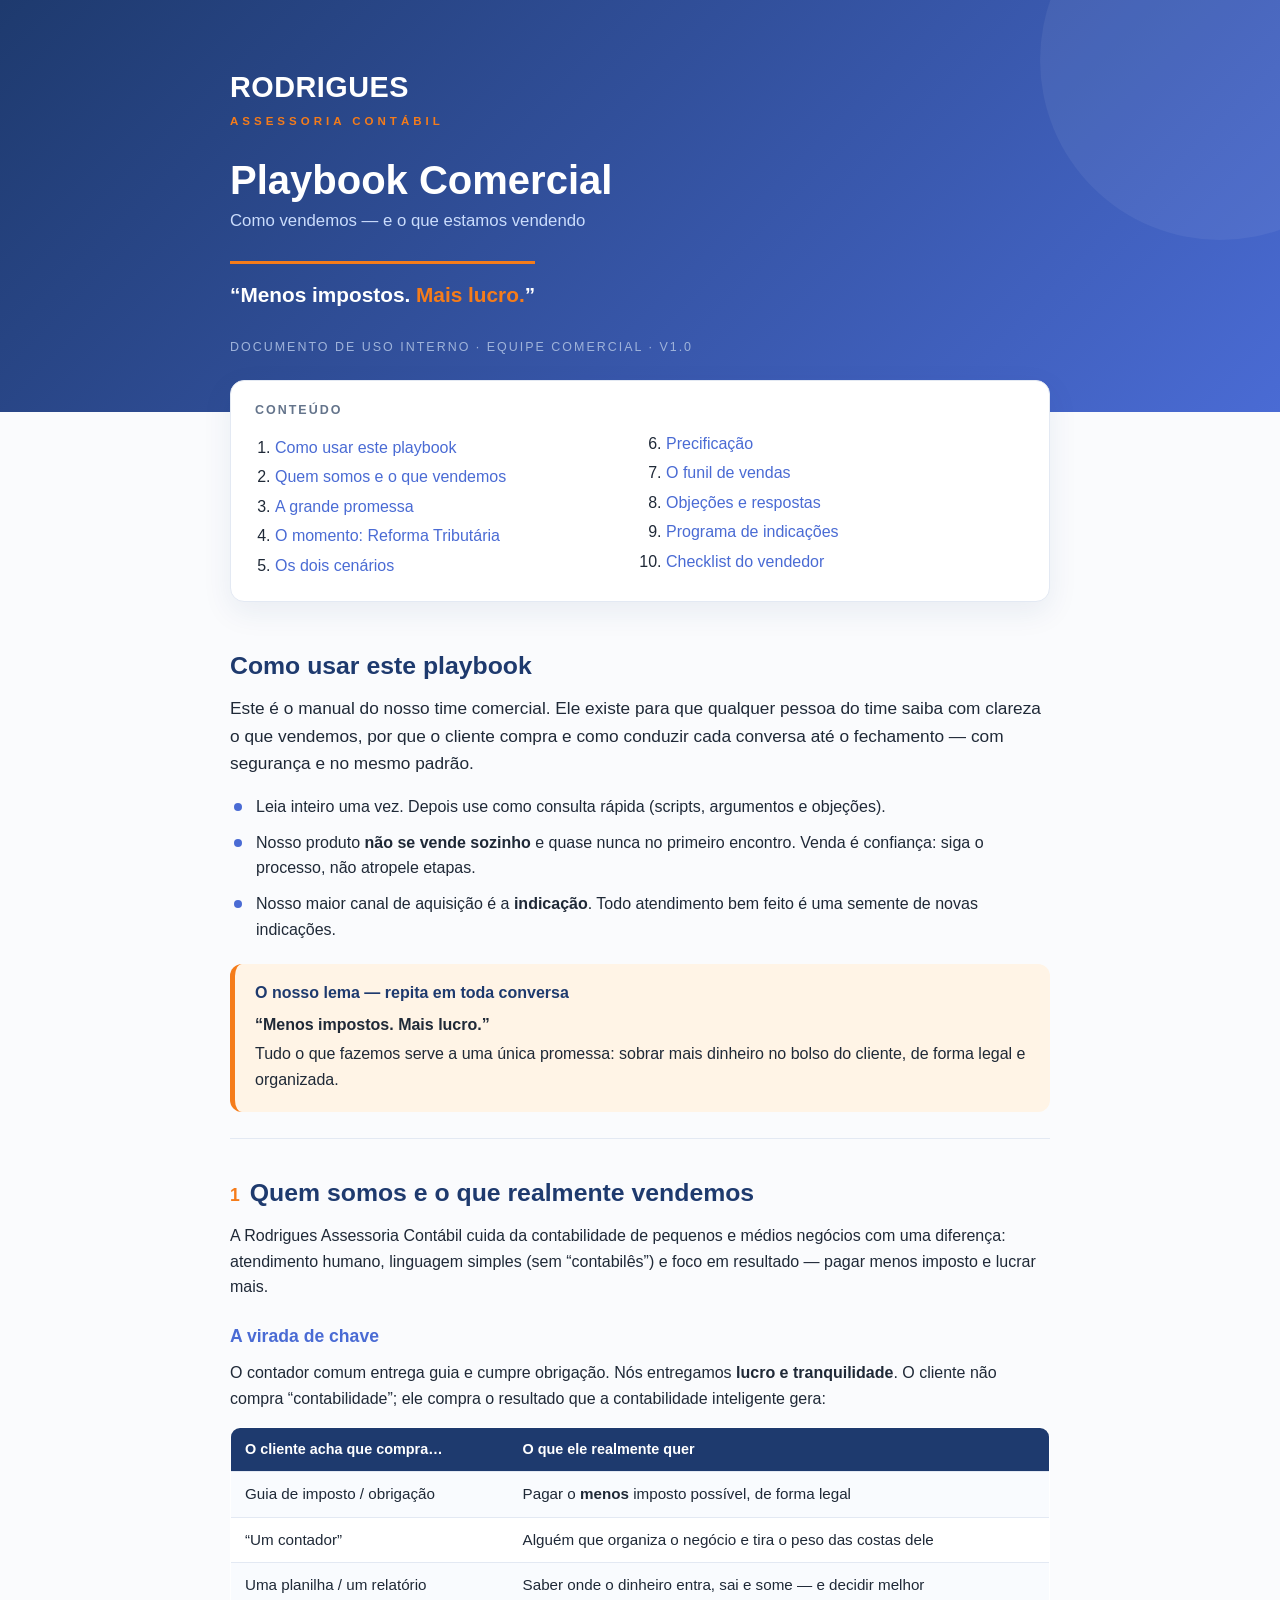
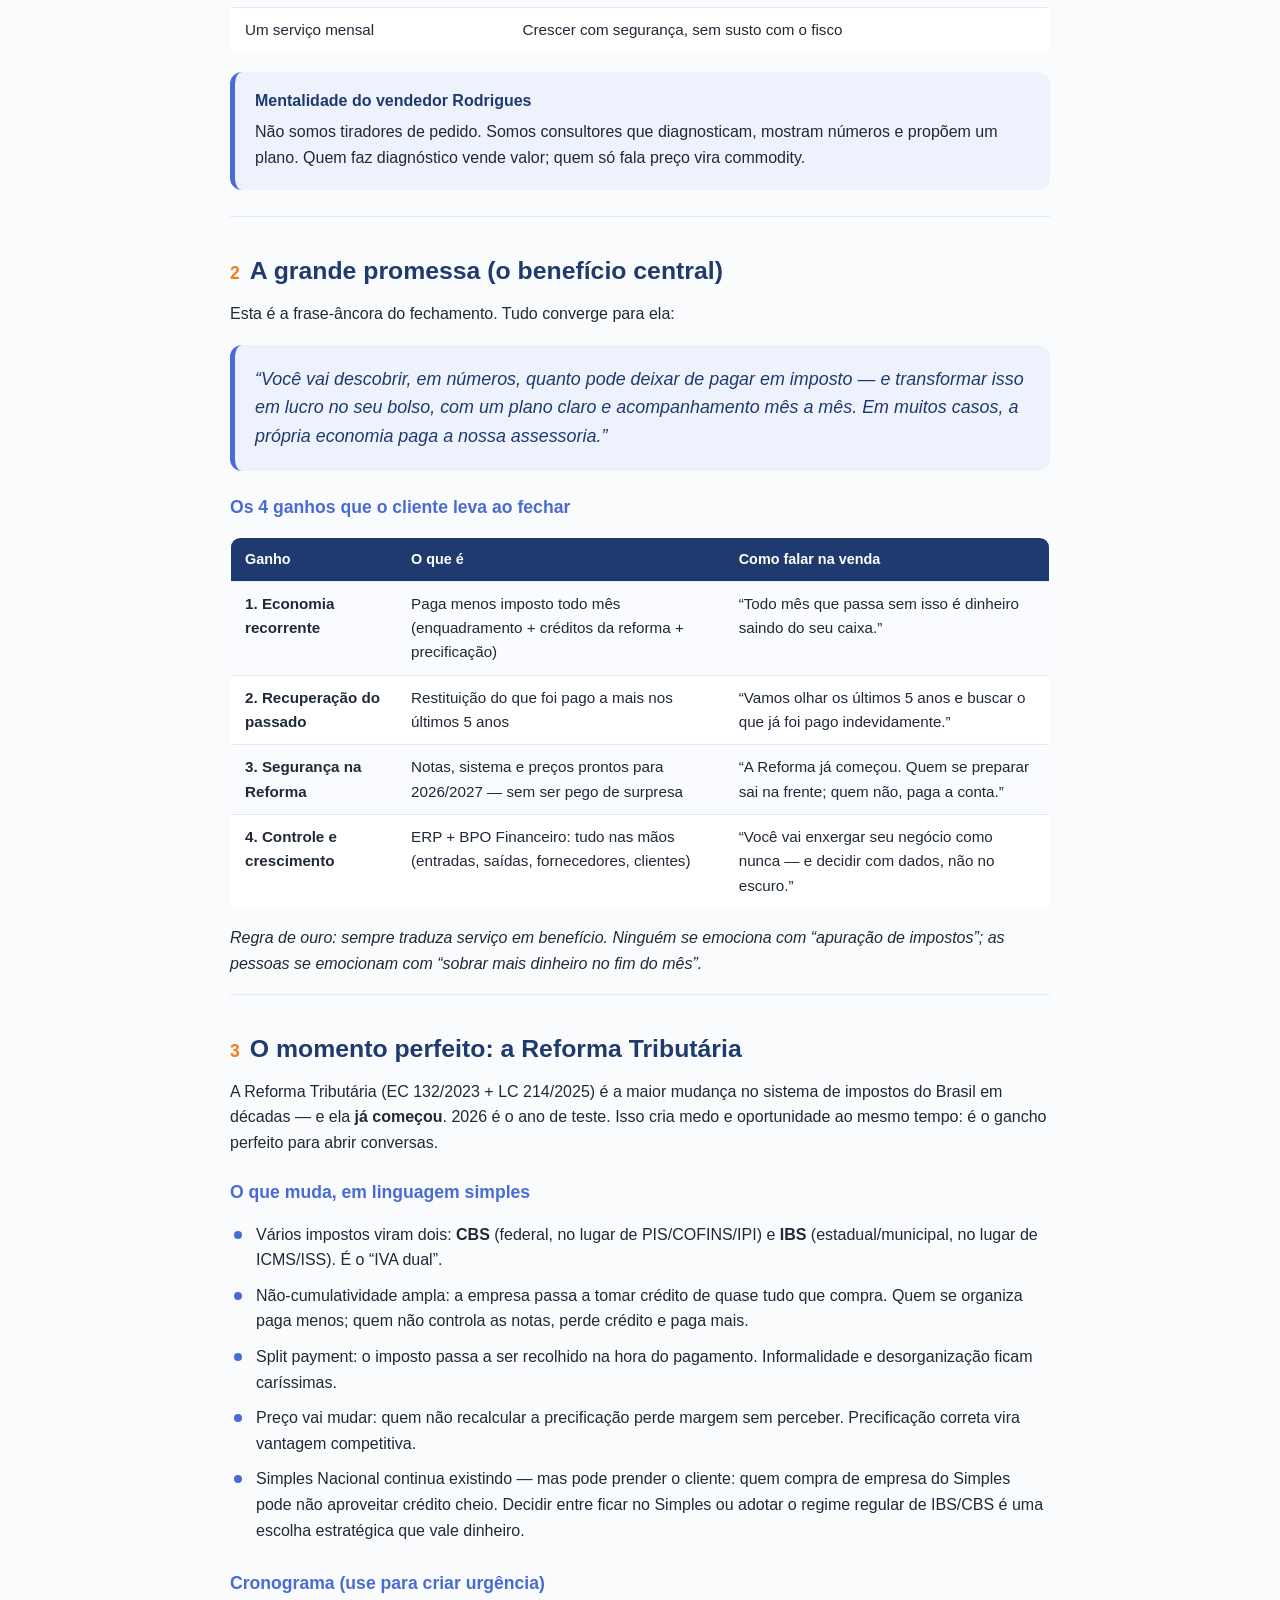
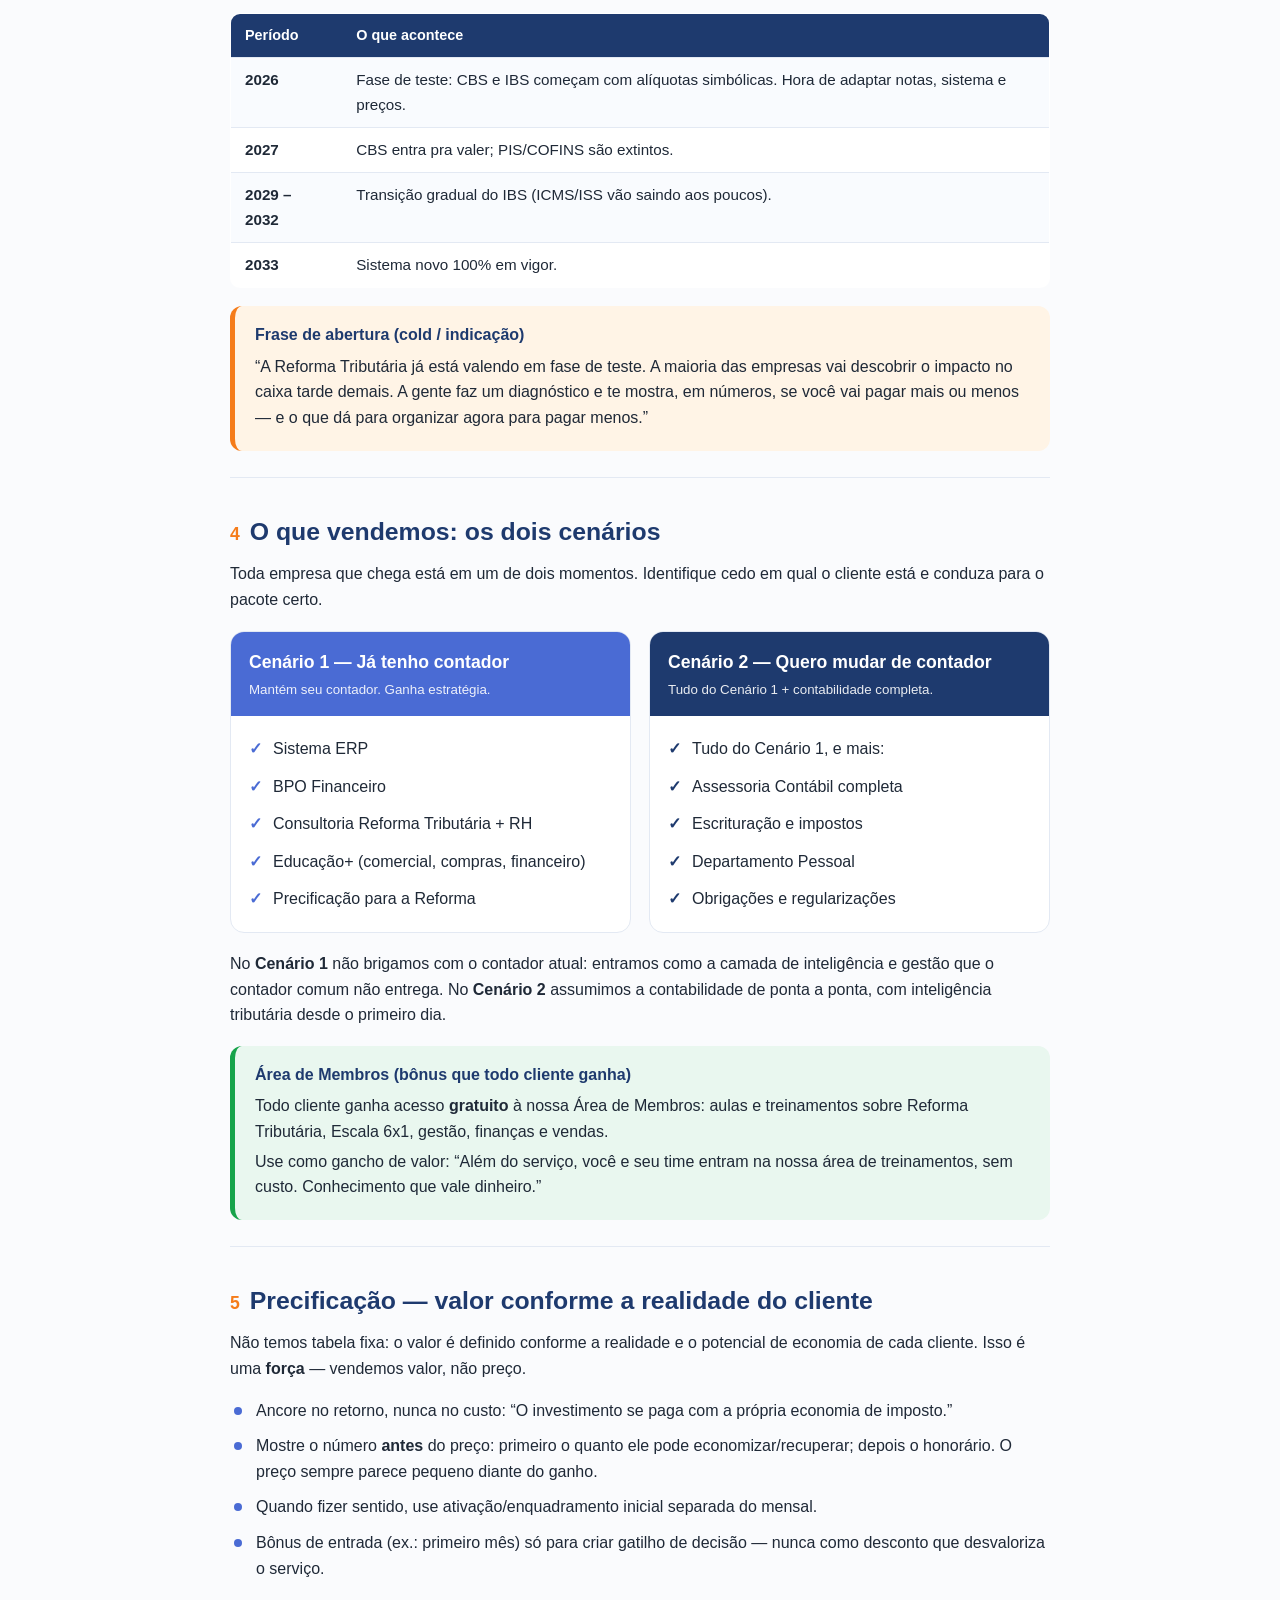
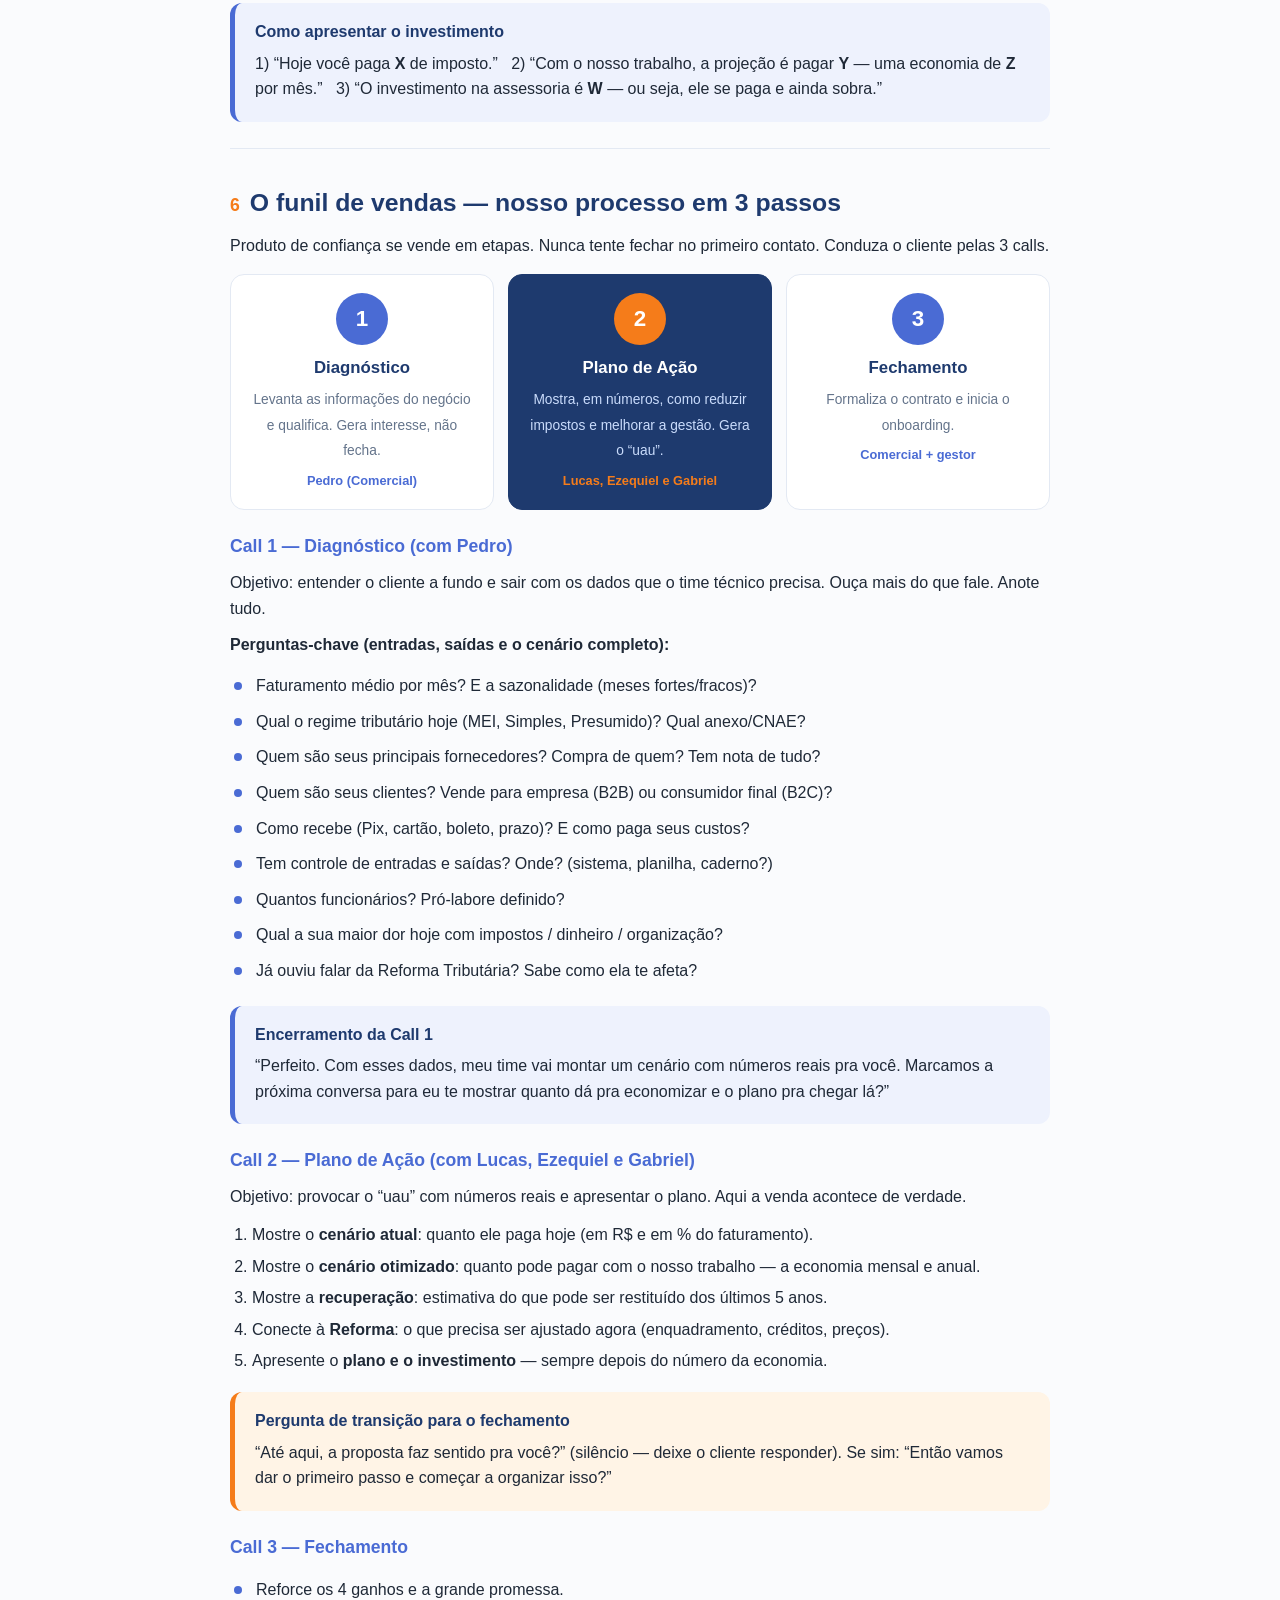
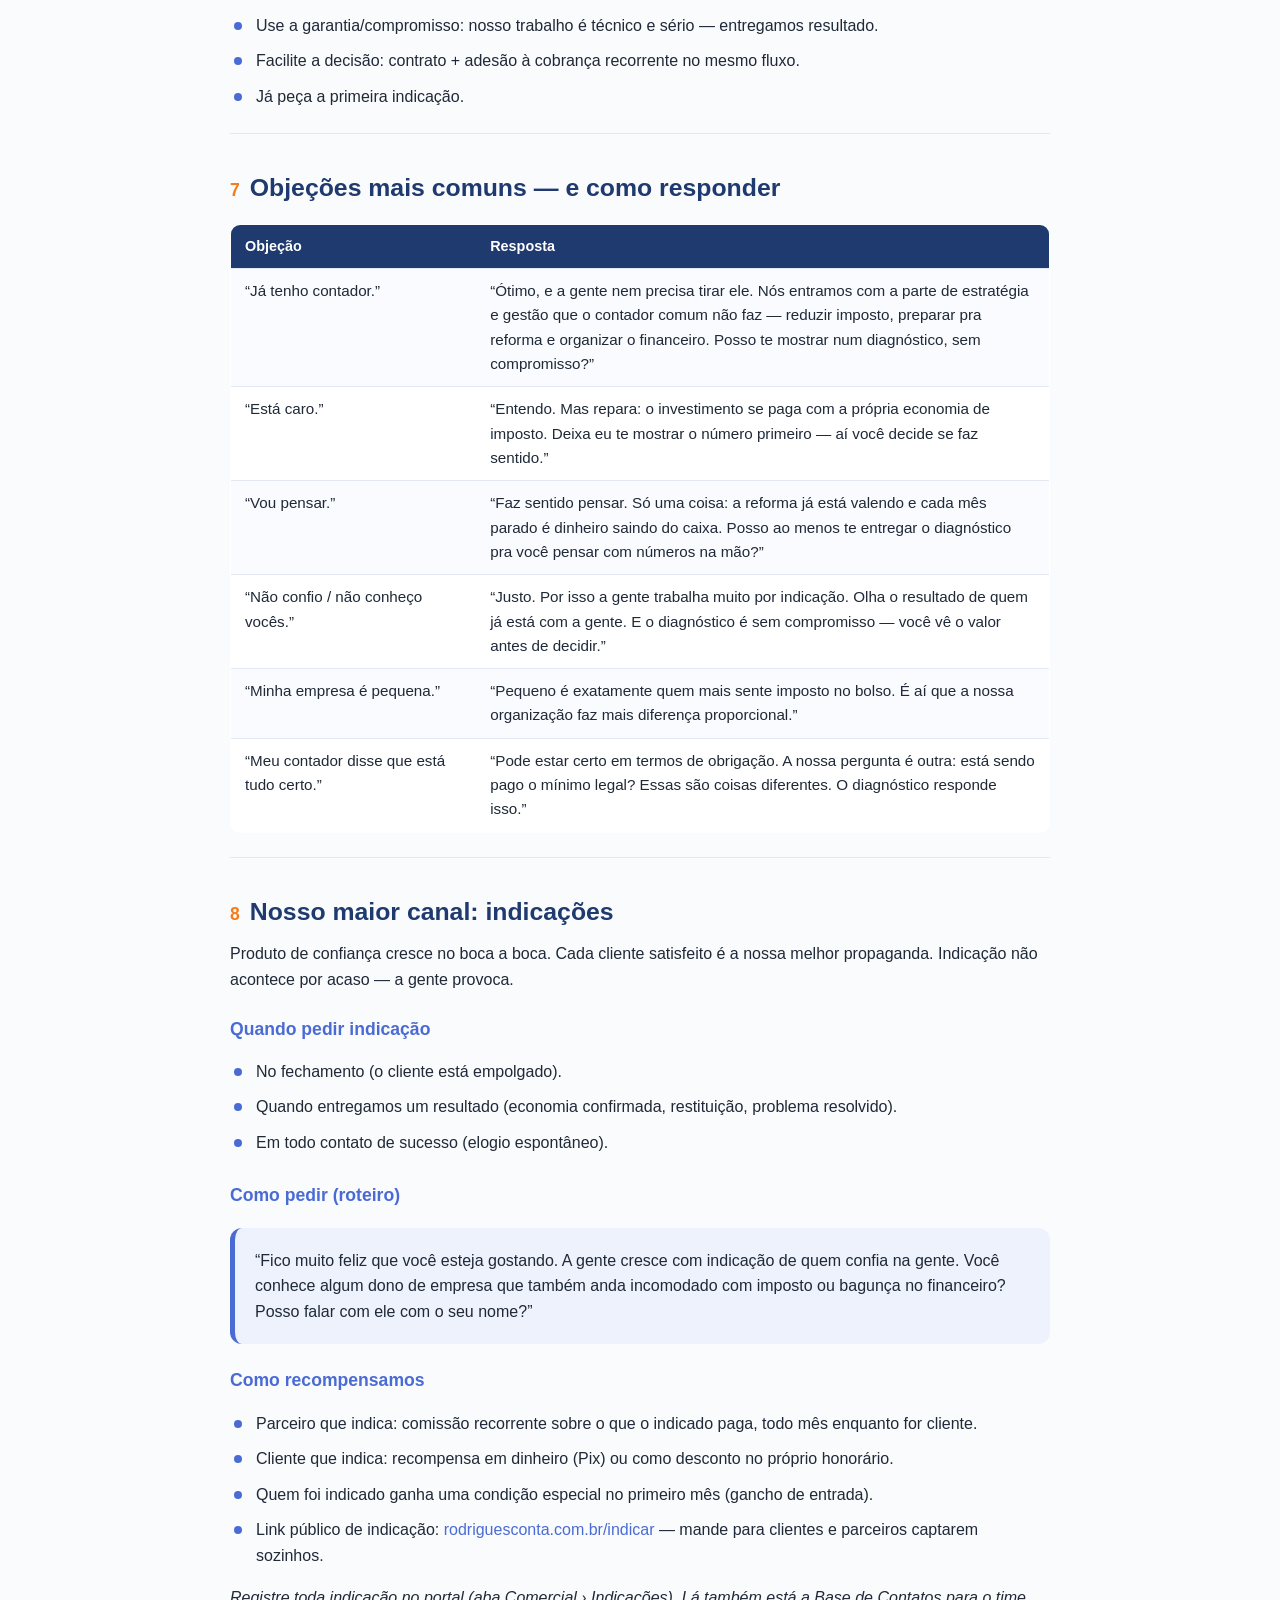
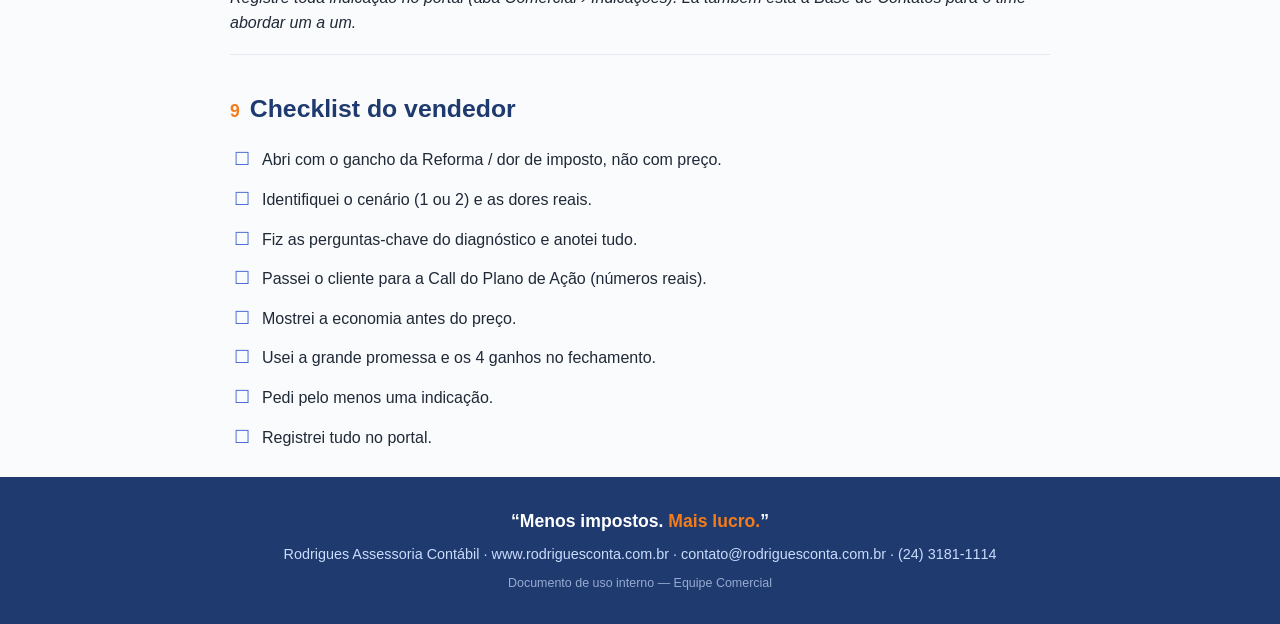
<file: rodrigues-portal/playbook.html>
<!doctype html>
<html lang="pt-BR">
<head>
<meta charset="utf-8">
<meta name="viewport" content="width=device-width, initial-scale=1">
<title>Playbook Comercial — Rodrigues Assessoria Contábil</title>
<meta name="description" content="Playbook comercial interno da Rodrigues Assessoria Contábil. Menos impostos. Mais lucro.">
<style>
  :root{
    --navy:#1e3a6e; --blue:#4A6BD4; --orange:#F57C1A; --green:#16a34a; --red:#dc2626;
    --ink:#1f2937; --mute:#64748b; --line:#e3e9f3; --card:#f6f8fc; --iceblue:#eef2fd;
    --wrap:860px;
  }
  *{box-sizing:border-box}
  html{scroll-behavior:smooth}
  body{margin:0;font-family:-apple-system,BlinkMacSystemFont,"Segoe UI",Roboto,Helvetica,Arial,sans-serif;
    color:var(--ink);line-height:1.6;background:#fafbfd;-webkit-font-smoothing:antialiased}
  a{color:var(--blue);text-decoration:none}
  .wrap{max-width:var(--wrap);margin:0 auto;padding:0 20px}

  /* HERO */
  .hero{background:linear-gradient(135deg,#1e3a6e,#4A6BD4);color:#fff;padding:64px 0 54px;position:relative;overflow:hidden}
  .hero::after{content:"";position:absolute;right:-120px;top:-120px;width:360px;height:360px;background:rgba(255,255,255,.06);border-radius:50%}
  .hero .wrap{position:relative;z-index:1}
  .brand{font-weight:800;font-size:1.8rem;letter-spacing:.5px}
  .brand small{display:block;font-size:.72rem;letter-spacing:4px;font-weight:700;color:var(--orange);margin-top:2px}
  .hero h1{font-size:2.5rem;margin:28px 0 6px;line-height:1.1;font-weight:800}
  .hero .sub{font-size:1.05rem;color:#cadcfc;margin:0 0 26px}
  .lema{display:inline-block;font-size:1.3rem;font-weight:800;border-top:3px solid var(--orange);padding-top:14px}
  .lema b{color:var(--orange)}
  .tag{margin-top:26px;font-size:.78rem;letter-spacing:2px;color:#9fb3da;text-transform:uppercase}

  /* TOC */
  .toc{background:#fff;border:1px solid var(--line);border-radius:14px;padding:20px 24px;margin:-32px auto 10px;position:relative;z-index:2;box-shadow:0 10px 30px rgba(30,58,110,.08)}
  .toc h2{font-size:.78rem;letter-spacing:2px;text-transform:uppercase;color:var(--mute);margin:0 0 10px}
  .toc ol{margin:0;padding-left:20px;columns:2;column-gap:32px}
  .toc li{margin:4px 0;break-inside:avoid}
  @media(max-width:620px){.toc ol{columns:1}}

  section{padding:34px 0 8px;border-bottom:1px solid var(--line)}
  section:last-of-type{border-bottom:none}
  h2.sec{font-size:1.55rem;color:var(--navy);font-weight:800;margin:0 0 4px;display:flex;align-items:baseline;gap:10px}
  h2.sec .n{color:var(--orange);font-size:1.1rem;font-weight:800}
  h3{color:var(--blue);font-size:1.1rem;margin:22px 0 6px}
  p{margin:10px 0}
  .lead{font-size:1.08rem}
  ul.clean{list-style:none;padding:0;margin:12px 0}
  ul.clean li{position:relative;padding:4px 0 4px 26px;margin:2px 0}
  ul.clean li::before{content:"";position:absolute;left:4px;top:13px;width:8px;height:8px;border-radius:50%;background:var(--blue)}
  ol.steps{margin:12px 0;padding-left:22px}
  ol.steps li{margin:6px 0}

  table{width:100%;border-collapse:collapse;margin:16px 0;font-size:.95rem;background:#fff;border:1px solid var(--line);border-radius:10px;overflow:hidden}
  th{background:var(--navy);color:#fff;text-align:left;padding:10px 14px;font-size:.9rem}
  td{padding:10px 14px;border-top:1px solid var(--line);vertical-align:top}
  tr:nth-child(even) td{background:#f9fbfe}

  .callout{border-radius:12px;padding:16px 20px;margin:18px 0;border-left:5px solid var(--blue);background:var(--iceblue)}
  .callout.orange{border-color:var(--orange);background:#fff4e6}
  .callout.green{border-color:var(--green);background:#e9f7ef}
  .callout h4{margin:0 0 6px;color:var(--navy);font-size:1rem}
  .callout p{margin:4px 0}
  .quote{font-size:1.12rem;font-style:italic;color:var(--navy)}

  .scenarios{display:grid;grid-template-columns:1fr 1fr;gap:18px;margin:18px 0}
  @media(max-width:620px){.scenarios{grid-template-columns:1fr}}
  .sc{border:1px solid var(--line);border-radius:14px;overflow:hidden;background:#fff}
  .sc .head{padding:16px 18px;color:#fff}
  .sc.b1 .head{background:var(--blue)}
  .sc.b2 .head{background:var(--navy)}
  .sc .head b{font-size:1.1rem}
  .sc .head small{display:block;opacity:.9;margin-top:3px}
  .sc .body{padding:14px 18px}
  .sc ul{list-style:none;padding:0;margin:0}
  .sc li{padding:6px 0 6px 24px;position:relative}
  .sc li::before{content:"✓";position:absolute;left:0;color:var(--blue);font-weight:800}
  .sc.b2 li::before{color:var(--navy)}

  .funnel{display:grid;grid-template-columns:repeat(3,1fr);gap:14px;margin:16px 0}
  @media(max-width:620px){.funnel{grid-template-columns:1fr}}
  .step{background:#fff;border:1px solid var(--line);border-radius:14px;padding:18px;text-align:center}
  .step.mid{background:var(--navy);color:#fff;border-color:var(--navy)}
  .step .circ{width:52px;height:52px;border-radius:50%;background:var(--blue);color:#fff;font-weight:800;font-size:1.4rem;display:flex;align-items:center;justify-content:center;margin:0 auto 10px}
  .step.mid .circ{background:var(--orange)}
  .step b{display:block;color:var(--navy);font-size:1.05rem;margin-bottom:4px}
  .step.mid b{color:#fff}
  .step small{color:var(--mute);font-size:.86rem}
  .step.mid small{color:#cadcfc}
  .who{font-size:.8rem;font-weight:700;color:var(--blue);margin-top:8px}
  .step.mid .who{color:var(--orange)}

  .check li{position:relative;padding:7px 0 7px 32px;list-style:none}
  .check{padding:0;margin:12px 0}
  .check li::before{content:"☐";position:absolute;left:4px;top:5px;color:var(--blue);font-size:1.1rem}

  footer{background:var(--navy);color:#cadcfc;text-align:center;padding:30px 20px;font-size:.9rem}
  footer .lema2{color:#fff;font-weight:800;font-size:1.1rem;margin-bottom:8px}
  footer .lema2 b{color:var(--orange)}
  .badge{display:inline-block;background:rgba(245,124,26,.15);color:#fff;border:1px solid var(--orange);font-size:.72rem;letter-spacing:1px;text-transform:uppercase;padding:4px 12px;border-radius:999px;margin-bottom:14px}
  @media print{body{background:#fff}.toc{box-shadow:none}.hero::after{display:none}}
</style>
</head>
<body>

<header class="hero">
  <div class="wrap">
    <div class="brand">RODRIGUES<small>ASSESSORIA CONTÁBIL</small></div>
    <h1>Playbook Comercial</h1>
    <p class="sub">Como vendemos — e o que estamos vendendo</p>
    <div class="lema">“Menos impostos. <b>Mais lucro.</b>”</div>
    <div class="tag">Documento de uso interno · Equipe Comercial · v1.0</div>
  </div>
</header>

<div class="wrap">
  <nav class="toc">
    <h2>Conteúdo</h2>
    <ol>
      <li><a href="#usar">Como usar este playbook</a></li>
      <li><a href="#quem">Quem somos e o que vendemos</a></li>
      <li><a href="#promessa">A grande promessa</a></li>
      <li><a href="#reforma">O momento: Reforma Tributária</a></li>
      <li><a href="#cenarios">Os dois cenários</a></li>
      <li><a href="#preco">Precificação</a></li>
      <li><a href="#funil">O funil de vendas</a></li>
      <li><a href="#objecoes">Objeções e respostas</a></li>
      <li><a href="#indicacoes">Programa de indicações</a></li>
      <li><a href="#checklist">Checklist do vendedor</a></li>
    </ol>
  </nav>
</div>

<main class="wrap">

  <section id="usar">
    <h2 class="sec">Como usar este playbook</h2>
    <p class="lead">Este é o manual do nosso time comercial. Ele existe para que qualquer pessoa do time saiba com clareza o que vendemos, por que o cliente compra e como conduzir cada conversa até o fechamento — com segurança e no mesmo padrão.</p>
    <ul class="clean">
      <li>Leia inteiro uma vez. Depois use como consulta rápida (scripts, argumentos e objeções).</li>
      <li>Nosso produto <b>não se vende sozinho</b> e quase nunca no primeiro encontro. Venda é confiança: siga o processo, não atropele etapas.</li>
      <li>Nosso maior canal de aquisição é a <b>indicação</b>. Todo atendimento bem feito é uma semente de novas indicações.</li>
    </ul>
    <div class="callout orange">
      <h4>O nosso lema — repita em toda conversa</h4>
      <p><b>“Menos impostos. Mais lucro.”</b></p>
      <p>Tudo o que fazemos serve a uma única promessa: sobrar mais dinheiro no bolso do cliente, de forma legal e organizada.</p>
    </div>
  </section>

  <section id="quem">
    <h2 class="sec"><span class="n">1</span> Quem somos e o que realmente vendemos</h2>
    <p>A Rodrigues Assessoria Contábil cuida da contabilidade de pequenos e médios negócios com uma diferença: atendimento humano, linguagem simples (sem “contabilês”) e foco em resultado — pagar menos imposto e lucrar mais.</p>
    <h3>A virada de chave</h3>
    <p>O contador comum entrega guia e cumpre obrigação. Nós entregamos <b>lucro e tranquilidade</b>. O cliente não compra “contabilidade”; ele compra o resultado que a contabilidade inteligente gera:</p>
    <table>
      <tr><th>O cliente acha que compra…</th><th>O que ele realmente quer</th></tr>
      <tr><td>Guia de imposto / obrigação</td><td>Pagar o <b>menos</b> imposto possível, de forma legal</td></tr>
      <tr><td>“Um contador”</td><td>Alguém que organiza o negócio e tira o peso das costas dele</td></tr>
      <tr><td>Uma planilha / um relatório</td><td>Saber onde o dinheiro entra, sai e some — e decidir melhor</td></tr>
      <tr><td>Um serviço mensal</td><td>Crescer com segurança, sem susto com o fisco</td></tr>
    </table>
    <div class="callout">
      <h4>Mentalidade do vendedor Rodrigues</h4>
      <p>Não somos tiradores de pedido. Somos consultores que diagnosticam, mostram números e propõem um plano. Quem faz diagnóstico vende valor; quem só fala preço vira commodity.</p>
    </div>
  </section>

  <section id="promessa">
    <h2 class="sec"><span class="n">2</span> A grande promessa (o benefício central)</h2>
    <p>Esta é a frase-âncora do fechamento. Tudo converge para ela:</p>
    <div class="callout">
      <p class="quote">“Você vai descobrir, em números, quanto pode deixar de pagar em imposto — e transformar isso em lucro no seu bolso, com um plano claro e acompanhamento mês a mês. Em muitos casos, a própria economia paga a nossa assessoria.”</p>
    </div>
    <h3>Os 4 ganhos que o cliente leva ao fechar</h3>
    <table>
      <tr><th>Ganho</th><th>O que é</th><th>Como falar na venda</th></tr>
      <tr><td><b>1. Economia recorrente</b></td><td>Paga menos imposto todo mês (enquadramento + créditos da reforma + precificação)</td><td>“Todo mês que passa sem isso é dinheiro saindo do seu caixa.”</td></tr>
      <tr><td><b>2. Recuperação do passado</b></td><td>Restituição do que foi pago a mais nos últimos 5 anos</td><td>“Vamos olhar os últimos 5 anos e buscar o que já foi pago indevidamente.”</td></tr>
      <tr><td><b>3. Segurança na Reforma</b></td><td>Notas, sistema e preços prontos para 2026/2027 — sem ser pego de surpresa</td><td>“A Reforma já começou. Quem se preparar sai na frente; quem não, paga a conta.”</td></tr>
      <tr><td><b>4. Controle e crescimento</b></td><td>ERP + BPO Financeiro: tudo nas mãos (entradas, saídas, fornecedores, clientes)</td><td>“Você vai enxergar seu negócio como nunca — e decidir com dados, não no escuro.”</td></tr>
    </table>
    <p><i>Regra de ouro: sempre traduza serviço em benefício. Ninguém se emociona com “apuração de impostos”; as pessoas se emocionam com “sobrar mais dinheiro no fim do mês”.</i></p>
  </section>

  <section id="reforma">
    <h2 class="sec"><span class="n">3</span> O momento perfeito: a Reforma Tributária</h2>
    <p>A Reforma Tributária (EC 132/2023 + LC 214/2025) é a maior mudança no sistema de impostos do Brasil em décadas — e ela <b>já começou</b>. 2026 é o ano de teste. Isso cria medo e oportunidade ao mesmo tempo: é o gancho perfeito para abrir conversas.</p>
    <h3>O que muda, em linguagem simples</h3>
    <ul class="clean">
      <li>Vários impostos viram dois: <b>CBS</b> (federal, no lugar de PIS/COFINS/IPI) e <b>IBS</b> (estadual/municipal, no lugar de ICMS/ISS). É o “IVA dual”.</li>
      <li>Não-cumulatividade ampla: a empresa passa a tomar crédito de quase tudo que compra. Quem se organiza paga menos; quem não controla as notas, perde crédito e paga mais.</li>
      <li>Split payment: o imposto passa a ser recolhido na hora do pagamento. Informalidade e desorganização ficam caríssimas.</li>
      <li>Preço vai mudar: quem não recalcular a precificação perde margem sem perceber. Precificação correta vira vantagem competitiva.</li>
      <li>Simples Nacional continua existindo — mas pode prender o cliente: quem compra de empresa do Simples pode não aproveitar crédito cheio. Decidir entre ficar no Simples ou adotar o regime regular de IBS/CBS é uma escolha estratégica que vale dinheiro.</li>
    </ul>
    <h3>Cronograma (use para criar urgência)</h3>
    <table>
      <tr><th>Período</th><th>O que acontece</th></tr>
      <tr><td><b>2026</b></td><td>Fase de teste: CBS e IBS começam com alíquotas simbólicas. Hora de adaptar notas, sistema e preços.</td></tr>
      <tr><td><b>2027</b></td><td>CBS entra pra valer; PIS/COFINS são extintos.</td></tr>
      <tr><td><b>2029 – 2032</b></td><td>Transição gradual do IBS (ICMS/ISS vão saindo aos poucos).</td></tr>
      <tr><td><b>2033</b></td><td>Sistema novo 100% em vigor.</td></tr>
    </table>
    <div class="callout orange">
      <h4>Frase de abertura (cold / indicação)</h4>
      <p>“A Reforma Tributária já está valendo em fase de teste. A maioria das empresas vai descobrir o impacto no caixa tarde demais. A gente faz um diagnóstico e te mostra, em números, se você vai pagar mais ou menos — e o que dá para organizar agora para pagar menos.”</p>
    </div>
  </section>

  <section id="cenarios">
    <h2 class="sec"><span class="n">4</span> O que vendemos: os dois cenários</h2>
    <p>Toda empresa que chega está em um de dois momentos. Identifique cedo em qual o cliente está e conduza para o pacote certo.</p>
    <div class="scenarios">
      <div class="sc b1">
        <div class="head"><b>Cenário 1 — Já tenho contador</b><small>Mantém seu contador. Ganha estratégia.</small></div>
        <div class="body"><ul>
          <li>Sistema ERP</li>
          <li>BPO Financeiro</li>
          <li>Consultoria Reforma Tributária + RH</li>
          <li>Educação+ (comercial, compras, financeiro)</li>
          <li>Precificação para a Reforma</li>
        </ul></div>
      </div>
      <div class="sc b2">
        <div class="head"><b>Cenário 2 — Quero mudar de contador</b><small>Tudo do Cenário 1 + contabilidade completa.</small></div>
        <div class="body"><ul>
          <li>Tudo do Cenário 1, e mais:</li>
          <li>Assessoria Contábil completa</li>
          <li>Escrituração e impostos</li>
          <li>Departamento Pessoal</li>
          <li>Obrigações e regularizações</li>
        </ul></div>
      </div>
    </div>
    <p>No <b>Cenário 1</b> não brigamos com o contador atual: entramos como a camada de inteligência e gestão que o contador comum não entrega. No <b>Cenário 2</b> assumimos a contabilidade de ponta a ponta, com inteligência tributária desde o primeiro dia.</p>
    <div class="callout green">
      <h4>Área de Membros (bônus que todo cliente ganha)</h4>
      <p>Todo cliente ganha acesso <b>gratuito</b> à nossa Área de Membros: aulas e treinamentos sobre Reforma Tributária, Escala 6x1, gestão, finanças e vendas.</p>
      <p>Use como gancho de valor: “Além do serviço, você e seu time entram na nossa área de treinamentos, sem custo. Conhecimento que vale dinheiro.”</p>
    </div>
  </section>

  <section id="preco">
    <h2 class="sec"><span class="n">5</span> Precificação — valor conforme a realidade do cliente</h2>
    <p>Não temos tabela fixa: o valor é definido conforme a realidade e o potencial de economia de cada cliente. Isso é uma <b>força</b> — vendemos valor, não preço.</p>
    <ul class="clean">
      <li>Ancore no retorno, nunca no custo: “O investimento se paga com a própria economia de imposto.”</li>
      <li>Mostre o número <b>antes</b> do preço: primeiro o quanto ele pode economizar/recuperar; depois o honorário. O preço sempre parece pequeno diante do ganho.</li>
      <li>Quando fizer sentido, use ativação/enquadramento inicial separada do mensal.</li>
      <li>Bônus de entrada (ex.: primeiro mês) só para criar gatilho de decisão — nunca como desconto que desvaloriza o serviço.</li>
    </ul>
    <div class="callout">
      <h4>Como apresentar o investimento</h4>
      <p>1) “Hoje você paga <b>X</b> de imposto.” &nbsp; 2) “Com o nosso trabalho, a projeção é pagar <b>Y</b> — uma economia de <b>Z</b> por mês.” &nbsp; 3) “O investimento na assessoria é <b>W</b> — ou seja, ele se paga e ainda sobra.”</p>
    </div>
  </section>

  <section id="funil">
    <h2 class="sec"><span class="n">6</span> O funil de vendas — nosso processo em 3 passos</h2>
    <p>Produto de confiança se vende em etapas. Nunca tente fechar no primeiro contato. Conduza o cliente pelas 3 calls.</p>
    <div class="funnel">
      <div class="step"><div class="circ">1</div><b>Diagnóstico</b><small>Levanta as informações do negócio e qualifica. Gera interesse, não fecha.</small><div class="who">Pedro (Comercial)</div></div>
      <div class="step mid"><div class="circ">2</div><b>Plano de Ação</b><small>Mostra, em números, como reduzir impostos e melhorar a gestão. Gera o “uau”.</small><div class="who">Lucas, Ezequiel e Gabriel</div></div>
      <div class="step"><div class="circ">3</div><b>Fechamento</b><small>Formaliza o contrato e inicia o onboarding.</small><div class="who">Comercial + gestor</div></div>
    </div>

    <h3>Call 1 — Diagnóstico (com Pedro)</h3>
    <p>Objetivo: entender o cliente a fundo e sair com os dados que o time técnico precisa. Ouça mais do que fale. Anote tudo.</p>
    <p><b>Perguntas-chave (entradas, saídas e o cenário completo):</b></p>
    <ul class="clean">
      <li>Faturamento médio por mês? E a sazonalidade (meses fortes/fracos)?</li>
      <li>Qual o regime tributário hoje (MEI, Simples, Presumido)? Qual anexo/CNAE?</li>
      <li>Quem são seus principais fornecedores? Compra de quem? Tem nota de tudo?</li>
      <li>Quem são seus clientes? Vende para empresa (B2B) ou consumidor final (B2C)?</li>
      <li>Como recebe (Pix, cartão, boleto, prazo)? E como paga seus custos?</li>
      <li>Tem controle de entradas e saídas? Onde? (sistema, planilha, caderno?)</li>
      <li>Quantos funcionários? Pró-labore definido?</li>
      <li>Qual a sua maior dor hoje com impostos / dinheiro / organização?</li>
      <li>Já ouviu falar da Reforma Tributária? Sabe como ela te afeta?</li>
    </ul>
    <div class="callout">
      <h4>Encerramento da Call 1</h4>
      <p>“Perfeito. Com esses dados, meu time vai montar um cenário com números reais pra você. Marcamos a próxima conversa para eu te mostrar quanto dá pra economizar e o plano pra chegar lá?”</p>
    </div>

    <h3>Call 2 — Plano de Ação (com Lucas, Ezequiel e Gabriel)</h3>
    <p>Objetivo: provocar o “uau” com números reais e apresentar o plano. Aqui a venda acontece de verdade.</p>
    <ol class="steps">
      <li>Mostre o <b>cenário atual</b>: quanto ele paga hoje (em R$ e em % do faturamento).</li>
      <li>Mostre o <b>cenário otimizado</b>: quanto pode pagar com o nosso trabalho — a economia mensal e anual.</li>
      <li>Mostre a <b>recuperação</b>: estimativa do que pode ser restituído dos últimos 5 anos.</li>
      <li>Conecte à <b>Reforma</b>: o que precisa ser ajustado agora (enquadramento, créditos, preços).</li>
      <li>Apresente o <b>plano e o investimento</b> — sempre depois do número da economia.</li>
    </ol>
    <div class="callout orange">
      <h4>Pergunta de transição para o fechamento</h4>
      <p>“Até aqui, a proposta faz sentido pra você?” (silêncio — deixe o cliente responder). Se sim: “Então vamos dar o primeiro passo e começar a organizar isso?”</p>
    </div>

    <h3>Call 3 — Fechamento</h3>
    <ul class="clean">
      <li>Reforce os 4 ganhos e a grande promessa.</li>
      <li>Use a garantia/compromisso: nosso trabalho é técnico e sério — entregamos resultado.</li>
      <li>Facilite a decisão: contrato + adesão à cobrança recorrente no mesmo fluxo.</li>
      <li>Já peça a primeira indicação.</li>
    </ul>
  </section>

  <section id="objecoes">
    <h2 class="sec"><span class="n">7</span> Objeções mais comuns — e como responder</h2>
    <table>
      <tr><th style="width:30%">Objeção</th><th>Resposta</th></tr>
      <tr><td>“Já tenho contador.”</td><td>“Ótimo, e a gente nem precisa tirar ele. Nós entramos com a parte de estratégia e gestão que o contador comum não faz — reduzir imposto, preparar pra reforma e organizar o financeiro. Posso te mostrar num diagnóstico, sem compromisso?”</td></tr>
      <tr><td>“Está caro.”</td><td>“Entendo. Mas repara: o investimento se paga com a própria economia de imposto. Deixa eu te mostrar o número primeiro — aí você decide se faz sentido.”</td></tr>
      <tr><td>“Vou pensar.”</td><td>“Faz sentido pensar. Só uma coisa: a reforma já está valendo e cada mês parado é dinheiro saindo do caixa. Posso ao menos te entregar o diagnóstico pra você pensar com números na mão?”</td></tr>
      <tr><td>“Não confio / não conheço vocês.”</td><td>“Justo. Por isso a gente trabalha muito por indicação. Olha o resultado de quem já está com a gente. E o diagnóstico é sem compromisso — você vê o valor antes de decidir.”</td></tr>
      <tr><td>“Minha empresa é pequena.”</td><td>“Pequeno é exatamente quem mais sente imposto no bolso. É aí que a nossa organização faz mais diferença proporcional.”</td></tr>
      <tr><td>“Meu contador disse que está tudo certo.”</td><td>“Pode estar certo em termos de obrigação. A nossa pergunta é outra: está sendo pago o mínimo legal? Essas são coisas diferentes. O diagnóstico responde isso.”</td></tr>
    </table>
  </section>

  <section id="indicacoes">
    <h2 class="sec"><span class="n">8</span> Nosso maior canal: indicações</h2>
    <p>Produto de confiança cresce no boca a boca. Cada cliente satisfeito é a nossa melhor propaganda. Indicação não acontece por acaso — a gente provoca.</p>
    <h3>Quando pedir indicação</h3>
    <ul class="clean">
      <li>No fechamento (o cliente está empolgado).</li>
      <li>Quando entregamos um resultado (economia confirmada, restituição, problema resolvido).</li>
      <li>Em todo contato de sucesso (elogio espontâneo).</li>
    </ul>
    <h3>Como pedir (roteiro)</h3>
    <div class="callout">
      <p>“Fico muito feliz que você esteja gostando. A gente cresce com indicação de quem confia na gente. Você conhece algum dono de empresa que também anda incomodado com imposto ou bagunça no financeiro? Posso falar com ele com o seu nome?”</p>
    </div>
    <h3>Como recompensamos</h3>
    <ul class="clean">
      <li>Parceiro que indica: comissão recorrente sobre o que o indicado paga, todo mês enquanto for cliente.</li>
      <li>Cliente que indica: recompensa em dinheiro (Pix) ou como desconto no próprio honorário.</li>
      <li>Quem foi indicado ganha uma condição especial no primeiro mês (gancho de entrada).</li>
      <li>Link público de indicação: <a href="https://rodriguesconta.com.br/indicar">rodriguesconta.com.br/indicar</a> — mande para clientes e parceiros captarem sozinhos.</li>
    </ul>
    <p><i>Registre toda indicação no portal (aba Comercial › Indicações). Lá também está a Base de Contatos para o time abordar um a um.</i></p>
  </section>

  <section id="checklist">
    <h2 class="sec"><span class="n">9</span> Checklist do vendedor</h2>
    <ul class="check">
      <li>Abri com o gancho da Reforma / dor de imposto, não com preço.</li>
      <li>Identifiquei o cenário (1 ou 2) e as dores reais.</li>
      <li>Fiz as perguntas-chave do diagnóstico e anotei tudo.</li>
      <li>Passei o cliente para a Call do Plano de Ação (números reais).</li>
      <li>Mostrei a economia antes do preço.</li>
      <li>Usei a grande promessa e os 4 ganhos no fechamento.</li>
      <li>Pedi pelo menos uma indicação.</li>
      <li>Registrei tudo no portal.</li>
    </ul>
  </section>

</main>

<footer>
  <div class="lema2">“Menos impostos. <b>Mais lucro.</b>”</div>
  <div>Rodrigues Assessoria Contábil · <a href="https://www.rodriguesconta.com.br" style="color:#cadcfc">www.rodriguesconta.com.br</a> · contato@rodriguesconta.com.br · (24) 3181-1114</div>
  <div style="margin-top:8px;font-size:.78rem;opacity:.7">Documento de uso interno — Equipe Comercial</div>
</footer>

</body>
</html>
</file>
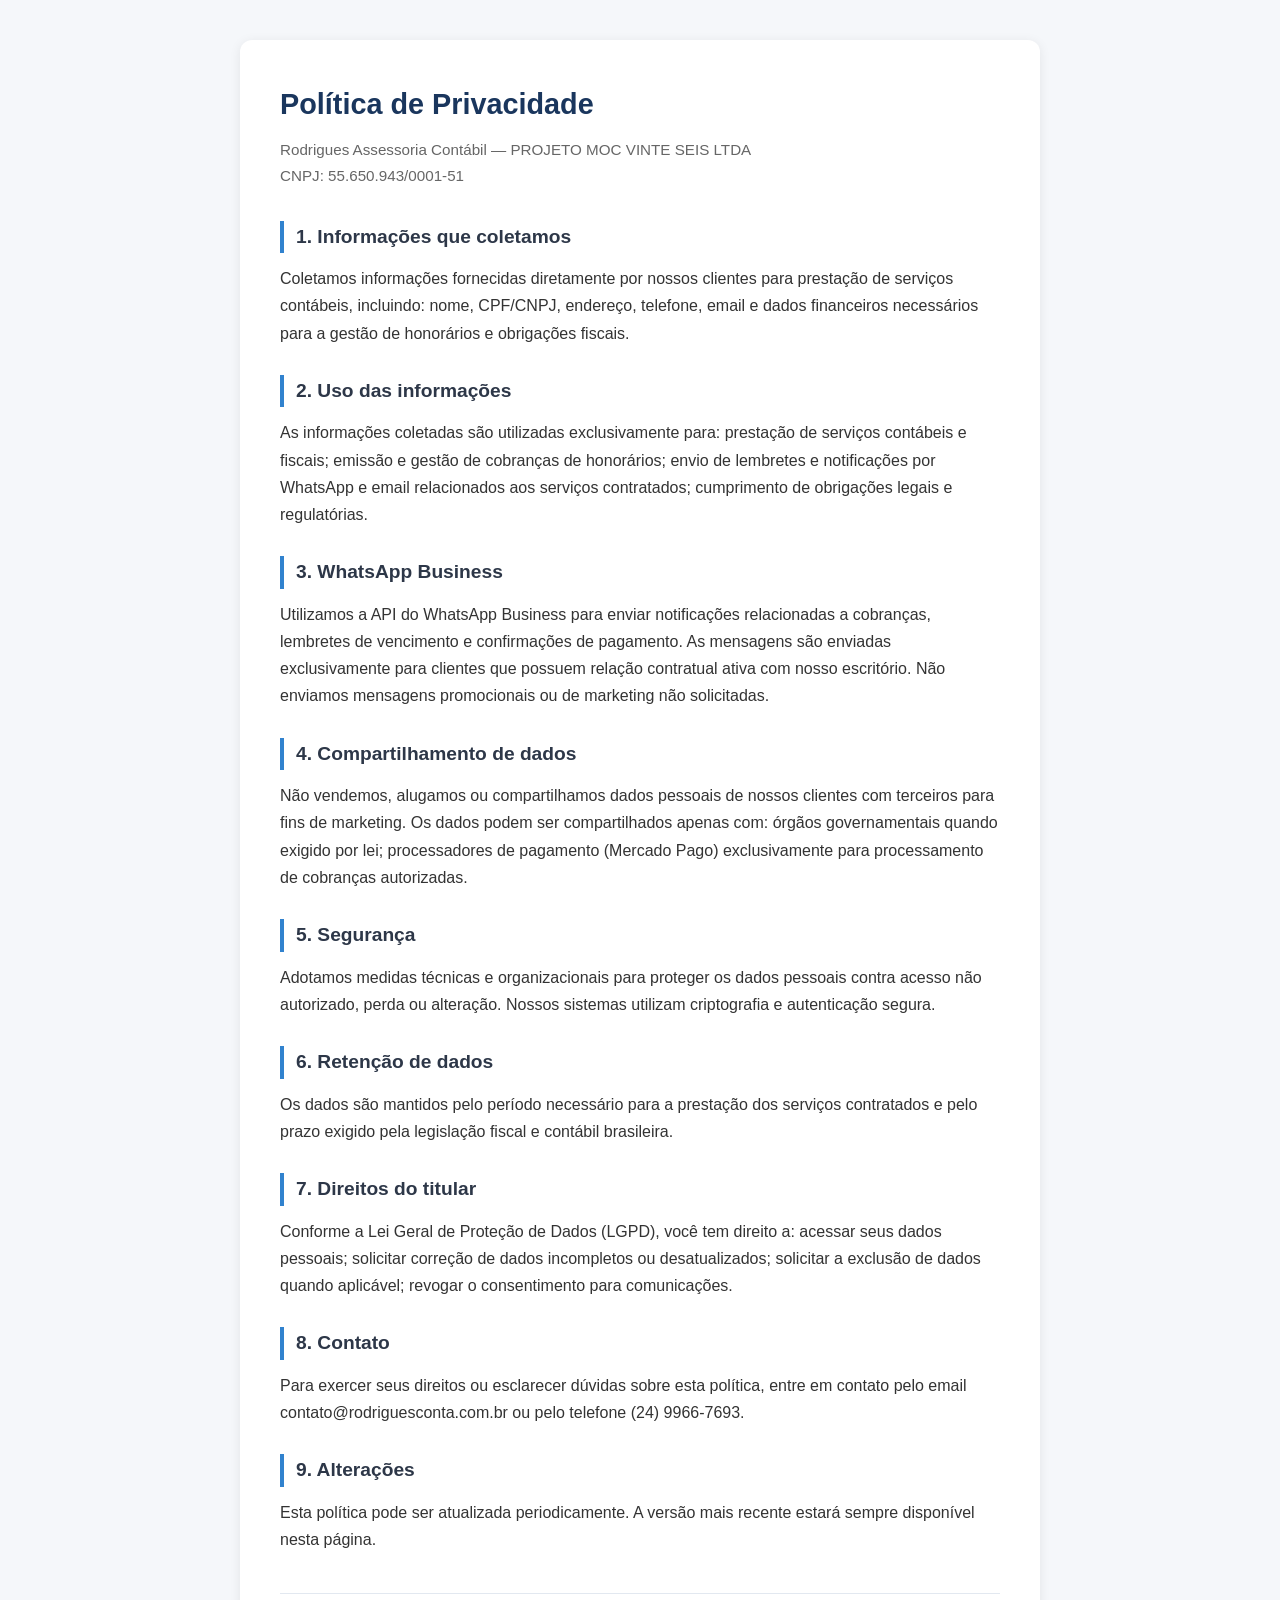
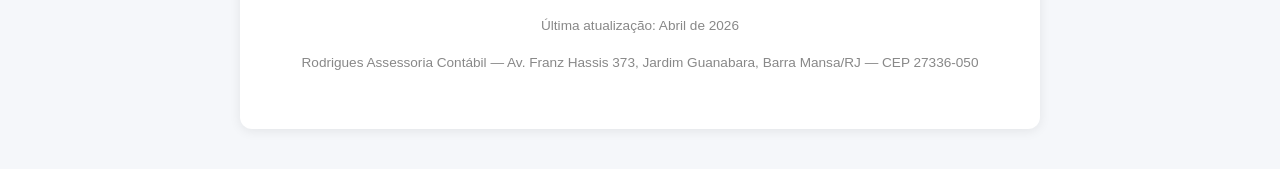
<file: rodrigues-portal/privacidade.html>
<!DOCTYPE html>
<html lang="pt-BR">
<head>
    <meta charset="UTF-8">
    <meta name="viewport" content="width=device-width, initial-scale=1.0">
    <title>Política de Privacidade — Rodrigues Assessoria Contábil</title>
    <style>
        * { margin: 0; padding: 0; box-sizing: border-box; }
        body { font-family: 'Segoe UI', Arial, sans-serif; background: #f5f7fa; color: #333; line-height: 1.7; }
        .container { max-width: 800px; margin: 40px auto; padding: 40px; background: #fff; border-radius: 12px; box-shadow: 0 2px 12px rgba(0,0,0,0.08); }
        h1 { color: #1a365d; margin-bottom: 8px; font-size: 1.8rem; }
        .subtitle { color: #666; margin-bottom: 32px; font-size: 0.95rem; }
        h2 { color: #2d3748; margin: 28px 0 12px; font-size: 1.2rem; border-left: 4px solid #3182ce; padding-left: 12px; }
        p { margin-bottom: 14px; }
        .footer { margin-top: 40px; padding-top: 20px; border-top: 1px solid #e2e8f0; color: #888; font-size: 0.85rem; text-align: center; }
    </style>
</head>
<body>
    <div class="container">
        <h1>Política de Privacidade</h1>
        <p class="subtitle">Rodrigues Assessoria Contábil — PROJETO MOC VINTE SEIS LTDA<br>CNPJ: 55.650.943/0001-51</p>

        <h2>1. Informações que coletamos</h2>
        <p>Coletamos informações fornecidas diretamente por nossos clientes para prestação de serviços contábeis, incluindo: nome, CPF/CNPJ, endereço, telefone, email e dados financeiros necessários para a gestão de honorários e obrigações fiscais.</p>

        <h2>2. Uso das informações</h2>
        <p>As informações coletadas são utilizadas exclusivamente para: prestação de serviços contábeis e fiscais; emissão e gestão de cobranças de honorários; envio de lembretes e notificações por WhatsApp e email relacionados aos serviços contratados; cumprimento de obrigações legais e regulatórias.</p>

        <h2>3. WhatsApp Business</h2>
        <p>Utilizamos a API do WhatsApp Business para enviar notificações relacionadas a cobranças, lembretes de vencimento e confirmações de pagamento. As mensagens são enviadas exclusivamente para clientes que possuem relação contratual ativa com nosso escritório. Não enviamos mensagens promocionais ou de marketing não solicitadas.</p>

        <h2>4. Compartilhamento de dados</h2>
        <p>Não vendemos, alugamos ou compartilhamos dados pessoais de nossos clientes com terceiros para fins de marketing. Os dados podem ser compartilhados apenas com: órgãos governamentais quando exigido por lei; processadores de pagamento (Mercado Pago) exclusivamente para processamento de cobranças autorizadas.</p>

        <h2>5. Segurança</h2>
        <p>Adotamos medidas técnicas e organizacionais para proteger os dados pessoais contra acesso não autorizado, perda ou alteração. Nossos sistemas utilizam criptografia e autenticação segura.</p>

        <h2>6. Retenção de dados</h2>
        <p>Os dados são mantidos pelo período necessário para a prestação dos serviços contratados e pelo prazo exigido pela legislação fiscal e contábil brasileira.</p>

        <h2>7. Direitos do titular</h2>
        <p>Conforme a Lei Geral de Proteção de Dados (LGPD), você tem direito a: acessar seus dados pessoais; solicitar correção de dados incompletos ou desatualizados; solicitar a exclusão de dados quando aplicável; revogar o consentimento para comunicações.</p>

        <h2>8. Contato</h2>
        <p>Para exercer seus direitos ou esclarecer dúvidas sobre esta política, entre em contato pelo email contato@rodriguesconta.com.br ou pelo telefone (24) 9966-7693.</p>

        <h2>9. Alterações</h2>
        <p>Esta política pode ser atualizada periodicamente. A versão mais recente estará sempre disponível nesta página.</p>

        <div class="footer">
            <p>Última atualização: Abril de 2026</p>
            <p>Rodrigues Assessoria Contábil — Av. Franz Hassis 373, Jardim Guanabara, Barra Mansa/RJ — CEP 27336-050</p>
        </div>
    </div>
</body>
</html>
</file>
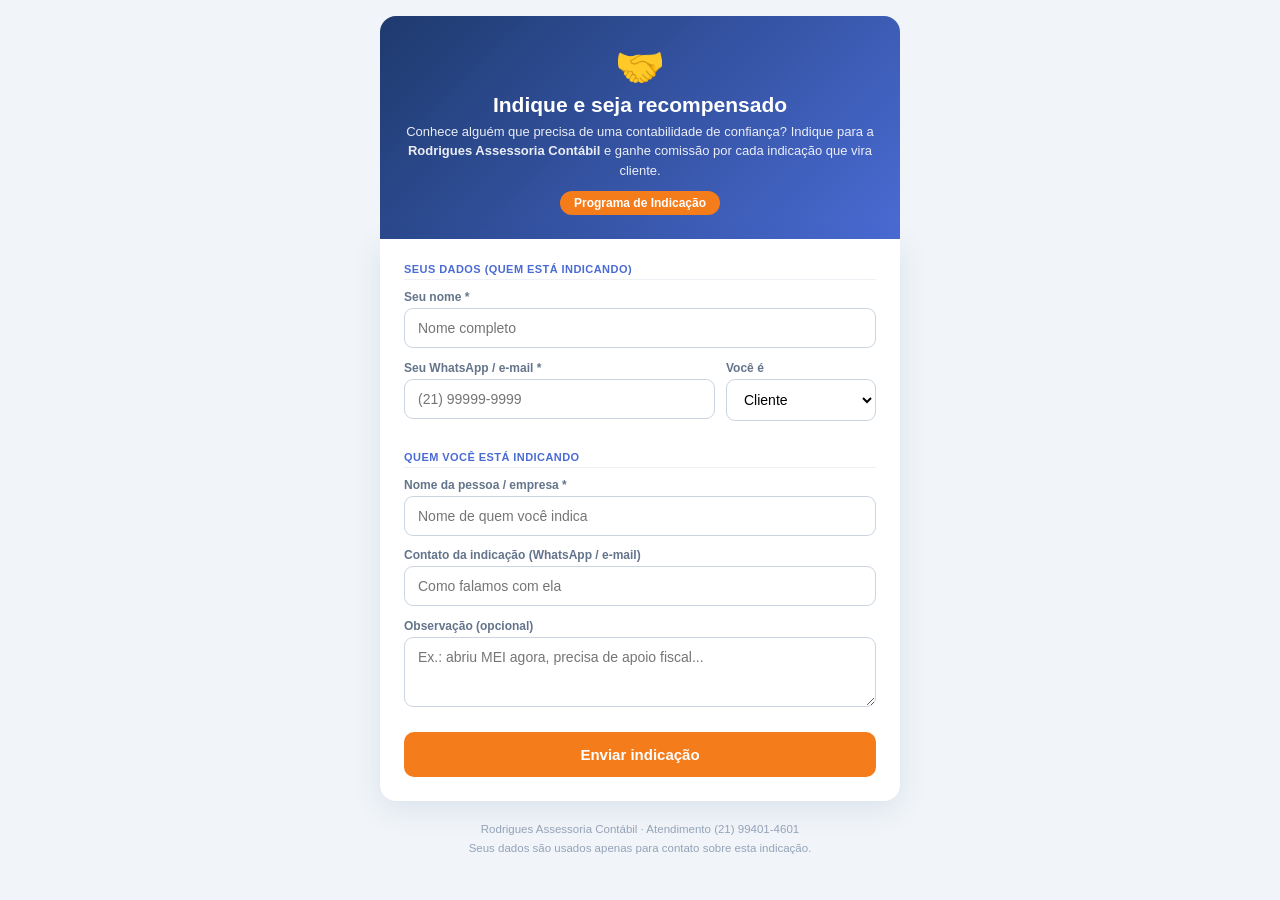
<file: rodrigues-portal/admin/indicar.html>
<!DOCTYPE html>
<html lang="pt-BR">
<head>
<meta charset="UTF-8">
<meta name="viewport" content="width=device-width, initial-scale=1.0">
<meta name="robots" content="noindex">
<title>Indique e ganhe — Rodrigues Assessoria Contábil</title>
<style>
  *{box-sizing:border-box;margin:0;padding:0}
  body{font-family:-apple-system,BlinkMacSystemFont,'Segoe UI',Roboto,sans-serif;background:#f1f5f9;color:#1e293b;min-height:100vh;display:flex;flex-direction:column;align-items:center;padding:16px}
  .wrap{width:100%;max-width:520px}
  .hero{background:linear-gradient(135deg,#1e3a6e,#4A6BD4);color:#fff;border-radius:16px 16px 0 0;padding:1.8rem 1.5rem 1.5rem;text-align:center}
  .hero .ico{font-size:40px;line-height:1}
  .hero h1{font-size:21px;margin:.5rem 0 .3rem;font-weight:700}
  .hero p{font-size:13px;opacity:.9;line-height:1.5}
  .hero .tag{display:inline-block;margin-top:.7rem;background:#F57C1A;color:#fff;font-size:12px;font-weight:700;padding:5px 14px;border-radius:999px}
  .card{background:#fff;border-radius:0 0 16px 16px;padding:1.5rem;box-shadow:0 8px 30px rgba(30,58,110,.1)}
  .sec-t{font-size:11px;font-weight:700;color:#4A6BD4;text-transform:uppercase;letter-spacing:.04em;margin:1.1rem 0 .6rem;padding-bottom:.25rem;border-bottom:1px solid #eef2f7}
  .sec-t:first-of-type{margin-top:0}
  label{display:block;font-size:12px;color:#64748b;font-weight:600;margin-bottom:4px}
  .fg{margin-bottom:.8rem}
  input,select,textarea{width:100%;font-size:14px;padding:11px 13px;border:1px solid #cbd5e1;border-radius:9px;outline:none;font-family:inherit;background:#fff}
  input:focus,select:focus,textarea:focus{border-color:#4A6BD4;box-shadow:0 0 0 3px rgba(74,107,212,.12)}
  textarea{resize:vertical;min-height:70px}
  .row{display:flex;gap:.7rem}
  .row .fg{flex:1}
  .hp{position:absolute;left:-9999px;opacity:0;height:0;overflow:hidden}
  .btn{width:100%;background:#F57C1A;color:#fff;border:none;border-radius:10px;padding:14px;font-size:15px;font-weight:700;cursor:pointer;margin-top:.5rem;transition:filter .15s}
  .btn:hover{filter:brightness(1.05)}
  .btn:disabled{opacity:.6;cursor:not-allowed}
  .msg{margin-top:1rem;padding:.9rem 1rem;border-radius:10px;font-size:13.5px;display:none}
  .msg.ok{display:block;background:#f0fdf4;border:1px solid #bbf7d0;color:#15803d}
  .msg.err{display:block;background:#fef2f2;border:1px solid #fecaca;color:#b91c1c}
  .foot{text-align:center;font-size:11.5px;color:#94a3b8;margin-top:1.2rem;line-height:1.6}
  .ok-screen{text-align:center;padding:1rem 0}
  .ok-screen .big{font-size:52px}
  .ok-screen h2{color:#15803d;margin:.5rem 0}
  .ok-screen p{font-size:14px;color:#475569;line-height:1.6}
  .ok-screen button{margin-top:1.2rem;background:#4A6BD4;color:#fff;border:none;border-radius:9px;padding:11px 22px;font-size:14px;font-weight:600;cursor:pointer}
</style>
</head>
<body>
<div class="wrap">
  <div class="hero">
    <div class="ico">🤝</div>
    <h1>Indique e seja recompensado</h1>
    <p>Conhece alguém que precisa de uma contabilidade de confiança? Indique para a <strong>Rodrigues Assessoria Contábil</strong> e ganhe comissão por cada indicação que vira cliente.</p>
    <div class="tag">Programa de Indicação</div>
  </div>
  <div class="card">
    <div id="form-area">
      <div class="sec-t">Seus dados (quem está indicando)</div>
      <div class="fg"><label>Seu nome *</label><input id="indicador_nome" placeholder="Nome completo"></div>
      <div class="row">
        <div class="fg"><label>Seu WhatsApp / e-mail *</label><input id="indicador_contato" placeholder="(21) 99999-9999"></div>
        <div class="fg" style="max-width:150px"><label>Você é</label><select id="indicador_tipo"><option value="cliente">Cliente</option><option value="parceiro">Parceiro</option></select></div>
      </div>

      <div class="sec-t">Quem você está indicando</div>
      <div class="fg"><label>Nome da pessoa / empresa *</label><input id="indicado_nome" placeholder="Nome de quem você indica"></div>
      <div class="fg"><label>Contato da indicação (WhatsApp / e-mail)</label><input id="indicado_contato" placeholder="Como falamos com ela"></div>
      <div class="fg"><label>Observação (opcional)</label><textarea id="observacao" placeholder="Ex.: abriu MEI agora, precisa de apoio fiscal..."></textarea></div>

      <input class="hp" id="hp" tabindex="-1" autocomplete="off" placeholder="Não preencha">

      <button class="btn" id="btn-enviar" onclick="enviar()">Enviar indicação</button>
      <div class="msg" id="msg"></div>
    </div>

    <div class="ok-screen" id="ok-area" style="display:none">
      <div class="big">🎉</div>
      <h2>Indicação enviada!</h2>
      <p>Obrigado! Já recebemos sua indicação e nossa equipe vai entrar em contato. Assim que ela virar cliente, sua comissão começa a contar.</p>
      <button onclick="novaIndicacao()">Fazer outra indicação</button>
    </div>
  </div>
  <div class="foot">
    Rodrigues Assessoria Contábil · Atendimento (21) 99401-4601<br>
    Seus dados são usados apenas para contato sobre esta indicação.
  </div>
</div>

<script>
  // empresa_id da contabilidade. Padrão = Rodrigues. Outras contabilidades usam ?e=<id>.
  const DEFAULT_EMPRESA='b01804f2-30ad-4108-80ea-74044f95cca6';
  const params=new URLSearchParams(location.search);
  const EMPRESA_ID=params.get('e')||DEFAULT_EMPRESA;

  function showMsg(t,cls){const m=document.getElementById('msg');m.textContent=t;m.className='msg '+cls;}
  function val(id){return (document.getElementById(id).value||'').trim();}

  async function enviar(){
    const btn=document.getElementById('btn-enviar');
    const indicador_nome=val('indicador_nome');
    const indicado_nome=val('indicado_nome');
    const indicador_contato=val('indicador_contato');
    if(!indicador_nome||!indicador_contato||!indicado_nome){
      showMsg('Preencha seu nome, seu contato e o nome de quem você indica.','err');return;
    }
    btn.disabled=true;btn.textContent='Enviando...';
    try{
      const r=await fetch('/.netlify/functions/indicacao-capturar',{
        method:'POST',headers:{'Content-Type':'application/json'},
        body:JSON.stringify({
          empresa_id:EMPRESA_ID,
          indicador_nome,
          indicador_contato,
          indicador_tipo:val('indicador_tipo')||'cliente',
          indicado_nome,
          indicado_contato:val('indicado_contato'),
          observacao:val('observacao'),
          hp:val('hp')
        })
      });
      const d=await r.json().catch(()=>({}));
      if(r.ok&&d.ok){
        document.getElementById('form-area').style.display='none';
        document.getElementById('ok-area').style.display='block';
      }else{
        showMsg(d.erro||'Não foi possível enviar agora. Tente novamente.','err');
        btn.disabled=false;btn.textContent='Enviar indicação';
      }
    }catch(e){
      showMsg('Erro de conexão. Verifique sua internet e tente de novo.','err');
      btn.disabled=false;btn.textContent='Enviar indicação';
    }
  }
  function novaIndicacao(){
    ['indicador_nome','indicador_contato','indicado_nome','indicado_contato','observacao'].forEach(id=>document.getElementById(id).value='');
    document.getElementById('msg').className='msg';
    document.getElementById('ok-area').style.display='none';
    document.getElementById('form-area').style.display='block';
    const btn=document.getElementById('btn-enviar');btn.disabled=false;btn.textContent='Enviar indicação';
  }
</script>
</body>
</html>
</file>
<file: assets/site.css>
/* =====================================================================
   Rodrigues Assessoria — site institucional
   Sistema visual: editorial + precisão técnica. Azul da marca, laranja do
   anel como acento, tinta (navy) e papel (off-white).
   ===================================================================== */
@font-face{font-family:"Geist";src:url("/assets/fonts/Geist-Variable.woff2") format("woff2");font-weight:100 900;font-display:swap}
@font-face{font-family:"Geist Mono";src:url("/assets/fonts/GeistMono-Variable.woff2") format("woff2");font-weight:100 900;font-display:swap}
@font-face{font-family:"Instrument Serif";src:url("/assets/fonts/instrument-serif-latin-400-italic.woff2") format("woff2");font-style:italic;font-weight:400;font-display:swap}

:root{
  --ink:#0A1130; --ink-2:#141C3F; --ink-3:#24305C;
  --paper:#F6F5F0; --paper-2:#EFEDE5; --white:#fff;
  --line:#E3E0D6; --line-ink:rgba(255,255,255,.10);
  --text:#0A1130; --muted:#5A6079; --muted-2:#8A8FA6;
  --blue:#3254E2; --blue-2:#2440C4; --indigo:#2A1B9B; --sky:#7EB2FF;
  --orange:#FF7A1A; --orange-2:#EE4F14;
  --green:#12A150; --wa:#25D366;
  --r:18px; --r-sm:12px; --r-lg:28px;
  --max:1200px;
  --sans:"Geist",ui-sans-serif,system-ui,-apple-system,"Segoe UI",Roboto,sans-serif;
  --mono:"Geist Mono",ui-monospace,SFMono-Regular,Menlo,monospace;
  --serif:"Instrument Serif",Georgia,serif;
  --shadow:0 1px 0 rgba(10,17,48,.04),0 12px 32px -12px rgba(10,17,48,.18);
  --shadow-lg:0 2px 0 rgba(10,17,48,.03),0 40px 80px -30px rgba(10,17,48,.35);
}
*,*::before,*::after{box-sizing:border-box}
html{-webkit-text-size-adjust:100%;scroll-behavior:smooth;scroll-padding-top:90px}
body{margin:0;overflow-x:clip;font-family:var(--sans);font-size:17px;line-height:1.6;color:var(--text);background:var(--paper);-webkit-font-smoothing:antialiased;text-rendering:optimizeLegibility;font-feature-settings:"ss01","cv11"}
img,svg{display:block;max-width:100%}
a{color:inherit;text-decoration:none}
button,input,select,textarea{font:inherit;color:inherit}
::selection{background:var(--blue);color:#fff}
.wrap{max-width:var(--max);margin:0 auto;padding:0 28px}
.sr{position:absolute!important;width:1px;height:1px;overflow:hidden;clip:rect(0 0 0 0);white-space:nowrap}
.mono{font-family:var(--mono);font-feature-settings:"zero","tnum"}
.serif{font-family:var(--serif);font-style:italic;font-weight:400;letter-spacing:-.01em}
.tnum{font-variant-numeric:tabular-nums}

/* ---------- tipografia ---------- */
h1,h2,h3,h4{margin:0;font-weight:500;letter-spacing:-.032em;line-height:1.04}
h1{font-size:clamp(46px,6.6vw,92px);letter-spacing:-.045em;line-height:.98}
h2{font-size:clamp(34px,4.4vw,60px)}
h3{font-size:22px;letter-spacing:-.02em;line-height:1.2}
p{margin:0}
.lead{font-size:clamp(18px,1.6vw,21px);line-height:1.55;color:var(--muted);max-width:40ch}
.eyebrow{display:inline-flex;align-items:center;gap:10px;font-family:var(--mono);font-size:12.5px;letter-spacing:.06em;text-transform:uppercase;color:var(--muted)}
.eyebrow .dot{width:7px;height:7px;border-radius:50%;background:var(--orange);box-shadow:0 0 0 4px rgba(255,122,26,.16)}
.sec-label{font-family:var(--mono);font-size:12.5px;letter-spacing:.08em;text-transform:uppercase;color:var(--muted);display:flex;align-items:center;gap:12px;margin-bottom:22px}
.sec-label b{font-weight:500;color:var(--blue)}
.sec-label::after{content:"";height:1px;flex:0 0 48px;background:currentColor;opacity:.35}
.on-ink .sec-label{color:rgba(255,255,255,.55)} .on-ink .sec-label b{color:var(--sky)}

/* ---------- anel (assinatura da marca) ---------- */
.ring{position:relative;display:inline-block;white-space:nowrap;z-index:0}
.ring svg{position:absolute;left:-9%;top:-14%;width:118%;height:132%;z-index:-1;overflow:visible;pointer-events:none}
.ring path{fill:none;stroke:url(#gRing);stroke-width:3.2;stroke-linecap:round;stroke-dasharray:1;stroke-dashoffset:1;transition:stroke-dashoffset 1.6s cubic-bezier(.6,.05,.2,1) .35s}
.ring.drawn path{stroke-dashoffset:0}
.tick{display:inline-grid;place-items:center;width:22px;height:22px;flex:0 0 22px;border-radius:50%;background:rgba(50,84,226,.1);color:var(--blue)}
.tick svg{width:12px;height:12px}

/* ---------- botões ---------- */
.btn{display:inline-flex;align-items:center;justify-content:center;gap:10px;height:52px;padding:0 24px;border-radius:999px;border:1px solid transparent;font-size:16px;font-weight:500;letter-spacing:-.01em;cursor:pointer;transition:transform .2s,background .2s,box-shadow .2s,border-color .2s,color .2s;white-space:nowrap}
.btn svg{width:18px;height:18px;flex:0 0 18px}
.btn-primary{background:var(--blue);color:#fff;box-shadow:inset 0 1px 0 rgba(255,255,255,.18),0 10px 24px -10px rgba(50,84,226,.8)}
.btn-primary:hover{background:var(--blue-2);transform:translateY(-1px)}
.btn-primary .arr{transition:transform .2s}.btn-primary:hover .arr{transform:translateX(3px)}
.btn-ghost{background:transparent;border-color:rgba(10,17,48,.16);color:var(--ink)}
.btn-ghost:hover{border-color:var(--ink);background:#fff}
.btn-ink{background:var(--ink);color:#fff}.btn-ink:hover{background:var(--ink-3)}
.btn-light{background:#fff;color:var(--ink)}.btn-light:hover{transform:translateY(-1px)}
.btn-line-light{border-color:rgba(255,255,255,.25);color:#fff}.btn-line-light:hover{border-color:#fff}
.btn-sm{height:42px;padding:0 18px;font-size:15px}
.wa-ic{color:var(--wa)}

/* ---------- header ---------- */
.hdr{position:sticky;top:0;z-index:50;transition:background .3s,box-shadow .3s,border-color .3s;border-bottom:1px solid transparent}
.hdr.scrolled{background:rgba(246,245,240,.92);backdrop-filter:saturate(1.6) blur(14px);-webkit-backdrop-filter:saturate(1.6) blur(14px);border-color:var(--line)}
.hdr .wrap{display:flex;align-items:center;gap:28px;height:78px}
.brand img{height:42px;width:auto}
.nav{display:flex;align-items:center;gap:4px;margin-left:auto}
.nav>a,.nav .dd>button{padding:9px 14px;border-radius:999px;font-size:15px;color:var(--ink);opacity:.82;background:none;border:0;cursor:pointer;transition:opacity .2s,background .2s;display:inline-flex;align-items:center;gap:6px}
.nav>a:hover,.nav .dd>button:hover{opacity:1;background:rgba(10,17,48,.05)}
.nav .dd{position:relative}
.nav .dd>button svg{width:12px;height:12px;transition:transform .2s}
.nav .dd.open>button svg{transform:rotate(180deg)}
.dd-menu{position:absolute;top:calc(100% + 10px);left:50%;transform:translate(-50%,6px);width:360px;background:#fff;border:1px solid var(--line);border-radius:20px;padding:8px;box-shadow:var(--shadow-lg);opacity:0;visibility:hidden;transition:.22s}
.dd.open .dd-menu{opacity:1;visibility:visible;transform:translate(-50%,0)}
.dd-menu a{display:flex;gap:14px;align-items:flex-start;padding:12px;border-radius:14px;transition:background .15s}
.dd-menu a:hover{background:var(--paper)}
.dd-menu .ic{flex:0 0 40px;height:40px;border-radius:12px;display:grid;place-items:center;background:var(--paper-2);color:var(--blue)}
.dd-menu .ic svg{width:20px;height:20px}
.dd-menu b{display:block;font-weight:500;font-size:15px}
.dd-menu small{display:block;color:var(--muted);font-size:13.5px;line-height:1.4}
.hdr-cta{display:flex;gap:10px;align-items:center;margin-left:8px}
.burger{display:none;margin-left:auto;width:44px;height:44px;border-radius:50%;border:1px solid var(--line);background:#fff;cursor:pointer;align-items:center;justify-content:center}
.burger span{display:block;width:18px;height:1.5px;background:var(--ink);position:relative;transition:.25s}
.burger span::before,.burger span::after{content:"";position:absolute;left:0;width:18px;height:1.5px;background:var(--ink);transition:.25s}
.burger span::before{top:-6px}.burger span::after{top:6px}
.menu-open .burger span{background:transparent}.menu-open .burger span::before{top:0;transform:rotate(45deg)}.menu-open .burger span::after{top:0;transform:rotate(-45deg)}
.mnav{display:none}

/* ---------- hero ---------- */
.hero{position:relative;padding:56px 0 96px;overflow:hidden}
.hero::before{content:"";position:absolute;inset:-78px 0 0;background-image:linear-gradient(to right,rgba(10,17,48,.055) 1px,transparent 1px),linear-gradient(to bottom,rgba(10,17,48,.055) 1px,transparent 1px);background-size:72px 72px;-webkit-mask-image:radial-gradient(ellipse 70% 60% at 70% 30%,#000 10%,transparent 75%);mask-image:radial-gradient(ellipse 70% 60% at 70% 30%,#000 10%,transparent 75%);pointer-events:none}
.hero-grid{position:relative;display:grid;grid-template-columns:1.08fr .92fr;gap:56px;align-items:center}
.hero h1{margin:26px 0 28px}
.hero h1 .l2{display:block;color:var(--blue)}
.hero .lead{max-width:34ch}
.hero-ctas{display:flex;flex-wrap:wrap;gap:12px;margin-top:36px}
.hero-meta{display:flex;flex-wrap:wrap;gap:8px 22px;margin-top:26px;font-size:14px;color:var(--muted)}
.hero-meta span{display:inline-flex;align-items:center;gap:8px}
.hero-meta svg{width:16px;height:16px;color:var(--blue)}

/* composição de produto (ilustração) */
.stage{position:relative;min-height:540px}
.card{background:#fff;border:1px solid var(--line);border-radius:var(--r-lg);box-shadow:var(--shadow-lg)}
.diag{position:relative;z-index:2;padding:26px 26px 22px;margin:34px 0 0 30px}
.diag-hd{display:flex;align-items:center;justify-content:space-between;gap:12px;margin-bottom:18px}
.diag-hd .t{font-size:13px;color:var(--muted);font-family:var(--mono);letter-spacing:.04em;text-transform:uppercase}
.diag-hd .co{font-weight:500;font-size:17px;letter-spacing:-.02em}
.tag{display:inline-flex;align-items:center;gap:6px;font-family:var(--mono);font-size:11px;letter-spacing:.06em;text-transform:uppercase;padding:5px 10px;border-radius:999px;background:var(--paper);color:var(--muted);border:1px solid var(--line)}
.tag.ok{background:rgba(18,161,80,.08);color:var(--green);border-color:rgba(18,161,80,.2)}
.tag.or{background:rgba(255,122,26,.1);color:var(--orange-2);border-color:rgba(255,122,26,.25)}
.drow{display:grid;grid-template-columns:1fr auto;gap:6px 14px;align-items:center;padding:14px 0;border-top:1px dashed var(--line)}
.drow .k{font-size:14.5px}
.drow .k small{display:block;color:var(--muted);font-size:12.5px}
.drow .v{font-family:var(--mono);font-size:15px;font-weight:500;text-align:right}
.drow .bar{grid-column:1/-1;height:6px;border-radius:6px;background:var(--paper-2);overflow:hidden}
.drow .bar i{display:block;height:100%;border-radius:6px;background:linear-gradient(90deg,var(--blue),var(--sky));width:0;transition:width 1.4s cubic-bezier(.3,.7,.2,1) .6s}
.drow .bar i.o{background:linear-gradient(90deg,var(--orange-2),var(--orange))}
.in .drow .bar i{width:var(--w)}
.diag-total{margin-top:6px;padding:18px;border-radius:16px;background:var(--ink);color:#fff;display:flex;align-items:flex-end;justify-content:space-between;gap:12px}
.diag-total small{display:block;font-size:12.5px;color:rgba(255,255,255,.6);font-family:var(--mono);letter-spacing:.04em;text-transform:uppercase}
.diag-total b{font-weight:500;font-size:34px;letter-spacing:-.03em;font-family:var(--sans)}
.diag-total .sub{font-size:12.5px;color:rgba(255,255,255,.6);text-align:right}
.diag-foot{margin-top:12px;font-size:11.5px;color:var(--muted-2);font-family:var(--mono)}
.float{position:absolute;z-index:3;background:#fff;border:1px solid var(--line);border-radius:18px;box-shadow:var(--shadow-lg);padding:14px 16px;font-size:13.5px;display:flex;gap:12px;align-items:center;animation:bob 7s ease-in-out infinite}
.float .ic{flex:0 0 38px;height:38px;border-radius:12px;display:grid;place-items:center}
.float b{display:block;font-weight:500;font-size:14px}
.float small{color:var(--muted);font-size:12.5px}
.f-wa{top:0;right:-6px;max-width:300px}
.f-wa .ic{background:#E7F8EE;color:#128C4A}
.f-ref{bottom:-58px;left:-18px;animation-delay:-3s}
.f-ref .ic{background:rgba(50,84,226,.1);color:var(--blue)}
.ic svg{width:20px;height:20px}
@keyframes bob{0%,100%{transform:translateY(0)}50%{transform:translateY(-8px)}}
.stage .orb{position:absolute;right:-120px;top:40px;width:460px;height:460px;border-radius:50%;border:1.5px solid rgba(255,122,26,.35);z-index:0}
.stage .orb::after{content:"";position:absolute;inset:38px;border-radius:50%;border:1px dashed rgba(50,84,226,.25)}

/* ---------- faixa de fatos ---------- */
.facts{border-top:1px solid var(--line);border-bottom:1px solid var(--line);background:var(--paper)}
.facts .wrap{display:grid;grid-template-columns:repeat(4,1fr)}
.fact{padding:30px 26px;border-left:1px solid var(--line)}
.fact:first-child{border-left:0;padding-left:0}
.fact b{display:block;font-family:var(--mono);font-weight:500;font-size:30px;letter-spacing:-.03em;color:var(--ink)}
.fact span{display:block;font-size:14.5px;color:var(--muted);line-height:1.45;margin-top:6px;max-width:26ch}

/* ---------- seções ---------- */
.sec{padding:120px 0}
.sec-hd{display:grid;grid-template-columns:1fr 1fr;gap:40px;align-items:end;margin-bottom:64px}
.sec-hd .lead{justify-self:end}
.on-ink{background:var(--ink);color:#fff}
.on-ink .lead{color:rgba(255,255,255,.66)}
.on-white{background:#fff}

/* dois caminhos */
.paths{display:grid;grid-template-columns:1fr 1fr;gap:20px}
.path{position:relative;padding:40px;border-radius:var(--r-lg);background:#fff;border:1px solid var(--line);overflow:hidden;display:flex;flex-direction:column}
.path.alt{background:var(--ink);color:#fff;border-color:var(--ink)}
.path .num{font-family:var(--mono);font-size:12.5px;letter-spacing:.08em;color:var(--muted);text-transform:uppercase}
.path.alt .num{color:rgba(255,255,255,.5)}
.path h3{font-size:clamp(26px,2.4vw,34px);margin:18px 0 12px;letter-spacing:-.03em}
.path p{color:var(--muted);max-width:44ch}
.path.alt p{color:rgba(255,255,255,.66)}
.path ul{list-style:none;padding:0;margin:28px 0 32px;display:grid;gap:12px}
.path li{display:flex;gap:12px;align-items:flex-start;font-size:16px}
.path.alt .tick{background:rgba(126,178,255,.16);color:var(--sky)}
.path .btn{margin-top:auto;align-self:flex-start}

/* serviços */
.svc{display:grid;grid-template-columns:repeat(3,1fr);border-top:1px solid var(--line);border-left:1px solid var(--line)}
.svc-i{padding:36px 32px 40px;border-right:1px solid var(--line);border-bottom:1px solid var(--line);position:relative;transition:background .25s}
.svc-i:hover{background:#fff}
.svc-i .ic{width:46px;height:46px;border-radius:14px;display:grid;place-items:center;background:#fff;border:1px solid var(--line);color:var(--blue);margin-bottom:28px;transition:.25s}
.svc-i:hover .ic{background:var(--blue);color:#fff;border-color:var(--blue)}
.svc-i .ic svg{width:22px;height:22px}
.svc-i .n{position:absolute;top:36px;right:32px;font-family:var(--mono);font-size:12px;color:var(--muted-2)}
.svc-i h3{margin-bottom:10px}
.svc-i p{color:var(--muted);font-size:15.5px}

/* segmentos */
.segs{display:grid;grid-template-columns:repeat(3,1fr);gap:20px}
.seg{position:relative;display:flex;flex-direction:column;border-radius:var(--r-lg);background:var(--ink-2);border:1px solid var(--line-ink);padding:30px;min-height:470px;overflow:hidden;transition:transform .35s cubic-bezier(.2,.7,.2,1),border-color .3s}
.seg:hover{transform:translateY(-6px);border-color:rgba(255,255,255,.24)}
.seg .k{font-family:var(--mono);font-size:12px;letter-spacing:.08em;text-transform:uppercase;color:rgba(255,255,255,.5)}
.seg h3{font-size:30px;letter-spacing:-.03em;margin:14px 0 10px}
.seg p{color:rgba(255,255,255,.62);font-size:15.5px}
.seg .viz{margin:26px 0 22px;flex:1;display:flex;align-items:flex-end}
.seg .go{display:flex;align-items:center;justify-content:space-between;padding-top:18px;border-top:1px solid var(--line-ink);font-weight:500}
.seg .go .c{width:40px;height:40px;border-radius:50%;display:grid;place-items:center;background:#fff;color:var(--ink);transition:transform .3s}
.seg:hover .go .c{transform:rotate(-45deg)}
.seg .go svg{width:16px;height:16px}
.big{font-weight:500;font-size:64px;letter-spacing:-.05em;line-height:.9}
.big small{font-size:18px;letter-spacing:-.01em;color:rgba(255,255,255,.55);font-weight:400;display:block;margin-top:10px}
.cmp{width:100%;display:grid;gap:14px}
.cmp-r{display:grid;grid-template-columns:86px 1fr auto;align-items:center;gap:12px;font-size:13px;color:rgba(255,255,255,.7)}
.cmp-r .b{height:12px;border-radius:12px;background:rgba(255,255,255,.08);overflow:hidden}
.cmp-r .b i{display:block;height:100%;border-radius:12px;width:0;transition:width 1.2s cubic-bezier(.3,.7,.2,1) .3s}
.in .cmp-r .b i{width:var(--w)}
.cmp-r .v{font-family:var(--mono);color:#fff}

/* reforma */
.tl{position:relative;display:grid;grid-template-columns:repeat(4,1fr);gap:0;margin-top:10px}
.tl::before{content:"";position:absolute;left:0;right:0;top:27px;height:1px;background:var(--line)}
.tl-i{position:relative;padding:0 26px 0 0}
.tl-i .y{display:inline-flex;align-items:center;gap:10px;font-family:var(--mono);font-size:14px;font-weight:500;background:var(--paper);padding:0 12px 0 0;position:relative;height:55px}
.tl-i .y i{width:14px;height:14px;border-radius:50%;border:2px solid var(--blue);background:var(--paper)}
.tl-i.now .y i{background:var(--orange);border-color:var(--orange);box-shadow:0 0 0 6px rgba(255,122,26,.18)}
.tl-i.now .y::after{content:"agora";font-size:10.5px;letter-spacing:.08em;text-transform:uppercase;color:var(--orange-2);background:rgba(255,122,26,.1);border-radius:999px;padding:3px 8px}
.tl-i h3{font-size:19px;margin:14px 0 8px}
.tl-i p{color:var(--muted);font-size:15px}
.rf-box{margin-top:64px;display:grid;grid-template-columns:1.2fr 1fr;gap:20px}
.rf-q{padding:36px;border-radius:var(--r-lg);background:#fff;border:1px solid var(--line)}
.rf-q blockquote{margin:0;font-size:clamp(24px,2.3vw,32px);line-height:1.2;letter-spacing:-.025em}
.rf-q blockquote .serif{color:var(--blue)}
.rf-list{padding:36px;border-radius:var(--r-lg);background:var(--ink);color:#fff}
.rf-list h4{font-weight:500;font-size:15px;font-family:var(--mono);letter-spacing:.06em;text-transform:uppercase;color:rgba(255,255,255,.55);margin-bottom:18px}
.rf-list ul{list-style:none;margin:0;padding:0;display:grid;gap:14px}
.rf-list li{display:flex;gap:12px;font-size:15.5px;color:rgba(255,255,255,.85)}
.rf-list .tick{background:rgba(255,122,26,.16);color:var(--orange)}

/* processo */
.steps{display:grid;grid-template-columns:repeat(4,1fr);gap:20px;counter-reset:s}
.step{padding:30px 26px 32px;border-radius:var(--r);background:#fff;border:1px solid var(--line);position:relative}
.step .n{font-family:var(--mono);font-size:13px;color:var(--blue);display:flex;align-items:center;gap:10px;margin-bottom:56px}
.step .n::after{content:"";flex:1;height:1px;background:var(--line)}
.step h3{margin-bottom:10px}
.step p{color:var(--muted);font-size:15.5px}
.step.hl{background:var(--blue);color:#fff;border-color:var(--blue)}
.step.hl .n{color:#fff}.step.hl .n::after{background:rgba(255,255,255,.3)}
.step.hl p{color:rgba(255,255,255,.8)}

/* tecnologia */
.tech{display:grid;grid-template-columns:1fr 1fr;gap:72px;align-items:center}
.feat{list-style:none;margin:40px 0 0;padding:0;display:grid;gap:0;border-top:1px solid var(--line-ink)}
.feat li{display:grid;grid-template-columns:44px 1fr;gap:16px;padding:20px 0;border-bottom:1px solid var(--line-ink)}
.feat .ic{width:44px;height:44px;border-radius:12px;display:grid;place-items:center;background:rgba(255,255,255,.06);color:var(--sky)}
.feat b{display:block;font-weight:500;font-size:17px}
.feat span{color:rgba(255,255,255,.6);font-size:15px}
.phone{position:relative;width:340px;margin:0 auto;border-radius:46px;padding:12px;background:#1B2244;box-shadow:0 60px 120px -40px rgba(0,0,0,.7),inset 0 0 0 1px rgba(255,255,255,.08)}
.phone .scr{color:#111B21;border-radius:36px;overflow:hidden;background:#EFE9E1;height:620px;display:flex;flex-direction:column}
.phone .top{background:#0B141A;color:#fff;padding:44px 16px 12px;display:flex;align-items:center;gap:10px}
.phone .top img{width:34px;height:34px;border-radius:50%;background:#fff;padding:4px}
.phone .top b{display:block;font-weight:500;font-size:14.5px}
.phone .top small{font-size:11.5px;color:rgba(255,255,255,.6)}
.phone .chat{flex:1;padding:16px 12px;display:flex;flex-direction:column;gap:8px;font-size:13.5px;line-height:1.4;background-image:radial-gradient(rgba(0,0,0,.04) 1px,transparent 1px);background-size:14px 14px}
.msg{max-width:84%;padding:8px 10px 6px;border-radius:10px;background:#fff;box-shadow:0 1px 0 rgba(0,0,0,.08);opacity:0;transform:translateY(8px);transition:.5s}
.msg.me{align-self:flex-end;background:#D9FDD3}
.msg .tm{display:block;text-align:right;font-size:10.5px;color:#667781;margin-top:2px}
.in .msg{opacity:1;transform:none}
.in .msg:nth-child(2){transition-delay:.5s}.in .msg:nth-child(3){transition-delay:1s}.in .msg:nth-child(4){transition-delay:1.6s}.in .msg:nth-child(5){transition-delay:2.2s}
.doc{display:flex;align-items:center;gap:10px;background:#F5F6F6;border-radius:8px;padding:10px;margin-bottom:6px}
.doc .pdf{width:30px;height:36px;border-radius:4px;background:#E5484D;color:#fff;font-size:9px;font-weight:700;display:grid;place-items:center;font-family:var(--mono)}
.doc b{font-weight:500;font-size:13px;display:block}
.doc small{font-size:11px;color:#667781}
.pix{display:inline-flex;margin-top:6px;padding:6px 10px;border-radius:8px;border:1px solid #d1d7db;font-size:12.5px;color:#027EB5;font-weight:500}

/* indique */
.ref{position:relative;border-radius:36px;overflow:hidden;padding:72px 64px;background:linear-gradient(120deg,#FF8A24 0%,#F25417 60%,#D93A0C 100%);color:#fff;display:grid;grid-template-columns:1.3fr auto;gap:40px;align-items:center}
.ref::after{content:"";position:absolute;right:-160px;top:-160px;width:520px;height:520px;border-radius:50%;border:2px solid rgba(255,255,255,.25)}
.ref::before{content:"";position:absolute;right:-60px;top:-60px;width:320px;height:320px;border-radius:50%;border:1px solid rgba(255,255,255,.2)}
.ref h2{font-size:clamp(34px,4vw,56px)}
.ref p{margin-top:16px;font-size:19px;color:rgba(255,255,255,.88);max-width:46ch}
.ref .btn{position:relative;z-index:1}

/* faq */
.faq{display:grid;grid-template-columns:.8fr 1.2fr;gap:64px}
.qa{border-top:1px solid var(--line)}
.qa details{border-bottom:1px solid var(--line)}
.qa summary{list-style:none;cursor:pointer;padding:24px 0;display:flex;justify-content:space-between;gap:24px;font-size:19px;font-weight:500;letter-spacing:-.015em}
.qa summary::-webkit-details-marker{display:none}
.qa summary .pm{flex:0 0 30px;height:30px;border-radius:50%;border:1px solid var(--line);display:grid;place-items:center;transition:.25s}
.qa summary .pm svg{width:12px;height:12px;transition:transform .25s}
.qa details[open] summary .pm{background:var(--ink);color:#fff;border-color:var(--ink)}
.qa details[open] summary .pm svg{transform:rotate(45deg)}
.qa .ans{padding:0 56px 26px 0;color:var(--muted);font-size:16.5px}

/* contato / form */
.contact{display:grid;grid-template-columns:.9fr 1.1fr;gap:64px;align-items:start}
.ch{display:grid;gap:0;margin-top:36px;border-top:1px solid var(--line-ink)}
.ch a,.ch div{display:grid;grid-template-columns:44px 1fr;gap:14px;align-items:center;padding:18px 0;border-bottom:1px solid var(--line-ink)}
.ch .ic{width:44px;height:44px;border-radius:12px;display:grid;place-items:center;background:rgba(255,255,255,.06);color:var(--sky)}
.ch small{display:block;color:rgba(255,255,255,.5);font-size:13px;font-family:var(--mono);letter-spacing:.04em;text-transform:uppercase}
.ch b{font-weight:500}
.ch a:hover b{color:var(--sky)}
.form{background:#fff;color:var(--ink);border-radius:var(--r-lg);padding:36px;box-shadow:var(--shadow-lg)}
.form h3{font-size:26px;margin-bottom:6px}
.form h3+p{color:var(--muted);font-size:15px;margin-bottom:24px}
.fgrid{display:grid;grid-template-columns:1fr 1fr;gap:14px}
.fld{display:grid;gap:7px}
.fld.full{grid-column:1/-1}
.fld label{font-size:13.5px;font-weight:500}
.fld input,.fld select,.fld textarea{width:100%;height:50px;border-radius:12px;border:1px solid var(--line);background:var(--paper);padding:0 14px;font-size:16px;transition:border-color .2s,box-shadow .2s,background .2s;outline:none}
.fld textarea{height:96px;padding:12px 14px;resize:vertical}
.fld input:focus,.fld select:focus,.fld textarea:focus{border-color:var(--blue);background:#fff;box-shadow:0 0 0 4px rgba(50,84,226,.12)}
.chips{display:flex;flex-wrap:wrap;gap:8px}
.chips label{cursor:pointer;position:relative}
.chips input{position:absolute;left:0;top:0;width:1px;height:1px;opacity:0;pointer-events:none}
.chips span{display:inline-flex;align-items:center;height:40px;padding:0 15px;border-radius:999px;border:1px solid var(--line);background:var(--paper);font-size:14.5px;transition:.15s}
.chips input:checked+span{background:var(--ink);color:#fff;border-color:var(--ink)}
.chips input:focus-visible+span{box-shadow:0 0 0 4px rgba(50,84,226,.2)}
.form .btn{width:100%;margin-top:20px}
.form .note{margin-top:14px;font-size:12.5px;color:var(--muted-2);text-align:center}
.form .hp{position:absolute;left:-9999px}
.ok-state{display:none;text-align:center;padding:30px 6px}
.ok-state .big-ok{width:76px;height:76px;margin:0 auto 22px;border-radius:50%;display:grid;place-items:center;background:rgba(18,161,80,.1);color:var(--green)}
.ok-state .big-ok svg{width:34px;height:34px}
.ok-state h3{margin-bottom:10px}
.ok-state p{color:var(--muted);margin-bottom:22px}
.form.sent .fbody{display:none}.form.sent .ok-state{display:block}
.err-msg{display:none;margin-top:12px;font-size:14px;color:#C62828;text-align:center}

/* footer */
.ftr{background:var(--ink);color:rgba(255,255,255,.7);padding:88px 0 36px;border-top:1px solid var(--line-ink)}
.ftr-top{display:grid;grid-template-columns:1.4fr 1fr 1fr 1fr;gap:40px;padding-bottom:56px;border-bottom:1px solid var(--line-ink)}
.ftr-top img{height:46px;width:auto;margin-bottom:22px}
.ftr-top p{font-size:15px;max-width:34ch}
.ftr h4{font-family:var(--mono);font-weight:500;font-size:12px;letter-spacing:.08em;text-transform:uppercase;color:rgba(255,255,255,.45);margin-bottom:18px}
.ftr ul{list-style:none;margin:0;padding:0;display:grid;gap:10px;font-size:15px}
.ftr a:hover{color:#fff}
.ftr-bot{display:flex;flex-wrap:wrap;justify-content:space-between;gap:16px;padding-top:28px;font-size:13px;color:rgba(255,255,255,.45)}
.ftr-bot .mono{font-size:12.5px}
.wordmark{font-weight:250;text-transform:uppercase;font-size:clamp(64px,14.5vw,215px);letter-spacing:-.03em;line-height:.8;color:rgba(255,255,255,.05);margin:40px 0 -10px;white-space:nowrap;overflow:hidden;user-select:none}

/* whatsapp flutuante */
.fab{position:fixed;right:22px;bottom:22px;z-index:60;display:flex;align-items:center;gap:10px;height:56px;padding:0 20px 0 16px;border-radius:999px;background:var(--ink);color:#fff;font-weight:500;font-size:15px;box-shadow:0 18px 40px -12px rgba(10,17,48,.6);transition:transform .25s,opacity .3s}
.fab:hover{transform:translateY(-2px)}
.fab .d{width:30px;height:30px;border-radius:50%;background:var(--wa);display:grid;place-items:center;color:#fff}
.fab .d svg{width:17px;height:17px}

/* reveal */
.js .rv{opacity:0;transform:translateY(22px);transition:opacity .9s cubic-bezier(.2,.7,.2,1),transform .9s cubic-bezier(.2,.7,.2,1)}
.js .rv.in{opacity:1;transform:none}
.rv.d1{transition-delay:.08s}.rv.d2{transition-delay:.16s}.rv.d3{transition-delay:.24s}

/* ---------- páginas de nicho ---------- */
.niche-hero{padding:40px 0 100px}
.crumb{font-family:var(--mono);font-size:12.5px;letter-spacing:.06em;text-transform:uppercase;color:var(--muted);display:flex;gap:10px;align-items:center}
.crumb a:hover{color:var(--blue)}
.niche-hero .hero-grid{align-items:start;grid-template-columns:1.05fr .95fr}
.niche-hero h1{font-size:clamp(42px,5.4vw,76px);margin:24px 0 26px}
.calc{padding:30px;position:relative;z-index:2}
.calc-hd{display:flex;justify-content:space-between;align-items:center;margin-bottom:24px}
.calc-hd b{font-weight:500;font-size:18px;letter-spacing:-.02em}
.rng{margin-bottom:22px}
.rng-top{display:flex;justify-content:space-between;align-items:baseline;margin-bottom:10px;font-size:14.5px}
.rng-top output{font-family:var(--mono);font-weight:500;font-size:16px}
input[type=range]{-webkit-appearance:none;appearance:none;width:100%;height:6px;border-radius:6px;background:linear-gradient(90deg,var(--blue) var(--p,50%),var(--paper-2) var(--p,50%));outline:none;cursor:pointer}
input[type=range]::-webkit-slider-thumb{-webkit-appearance:none;width:24px;height:24px;border-radius:50%;background:#fff;border:2px solid var(--blue);box-shadow:0 4px 10px rgba(50,84,226,.35);transition:transform .15s}
input[type=range]::-webkit-slider-thumb:hover{transform:scale(1.12)}
input[type=range]::-moz-range-thumb{width:22px;height:22px;border-radius:50%;background:#fff;border:2px solid var(--blue)}
.res{margin-top:6px;border-radius:18px;background:var(--ink);color:#fff;padding:22px}
.res-row{display:flex;justify-content:space-between;align-items:baseline;gap:12px;padding:8px 0;font-size:14.5px;color:rgba(255,255,255,.7)}
.res-row .mono{color:#fff;font-size:15px}
.res-main{display:flex;justify-content:space-between;align-items:flex-end;gap:12px;padding-top:14px;margin-top:8px;border-top:1px solid var(--line-ink)}
.res-main small{display:block;font-family:var(--mono);font-size:11.5px;letter-spacing:.06em;text-transform:uppercase;color:rgba(255,255,255,.55);margin-bottom:4px}
.res-main b{font-weight:500;font-size:38px;letter-spacing:-.035em;line-height:1}
.res-main .pos{color:#7DF0A8}
.res-main .side{text-align:right;font-size:13px;color:rgba(255,255,255,.6)}
.res-main .side b{font-size:20px;color:#fff;display:block}
.vs{display:grid;grid-template-columns:1fr 1fr;gap:10px;margin-bottom:14px}
.vs>div{border-radius:14px;padding:14px;background:var(--paper);border:1px solid var(--line)}
.vs>div.win{background:rgba(50,84,226,.06);border-color:rgba(50,84,226,.3)}
.vs small{display:block;font-size:12px;color:var(--muted);font-family:var(--mono);text-transform:uppercase;letter-spacing:.05em}
.vs b{display:block;font-family:var(--mono);font-weight:500;font-size:22px;letter-spacing:-.03em;margin:4px 0 2px}
.vs span{font-size:12.5px;color:var(--muted)}
.vs .meter{height:5px;border-radius:5px;background:var(--paper-2);margin-top:10px;overflow:hidden}
.vs .meter i{display:block;height:100%;background:var(--orange);border-radius:5px;transition:width .4s}
.vs .win .meter i{background:var(--blue)}
.calc-note{margin-top:14px;font-size:12px;color:var(--muted-2);line-height:1.5}
.pains{display:grid;grid-template-columns:repeat(3,1fr);gap:20px}
.pain{padding:32px;border-radius:var(--r);background:#fff;border:1px solid var(--line)}
.pain .n{font-family:var(--mono);font-size:44px;font-weight:400;letter-spacing:-.04em;color:var(--orange);line-height:1;margin-bottom:28px}
.pain h3{margin-bottom:10px}
.pain p{color:var(--muted);font-size:15.5px}
.split{display:grid;grid-template-columns:1fr 1fr;gap:72px;align-items:start}
.list-x{list-style:none;padding:0;margin:0;border-top:1px solid var(--line)}
.list-x li{padding:22px 0;border-bottom:1px solid var(--line);display:grid;grid-template-columns:auto 1fr;gap:16px}
.list-x b{display:block;font-weight:500;font-size:18px;letter-spacing:-.015em;margin-bottom:4px}
.list-x span{color:var(--muted);font-size:15.5px}
.on-ink .list-x{border-color:var(--line-ink)}
.on-ink .list-x li{border-color:var(--line-ink)}
.on-ink .list-x span{color:rgba(255,255,255,.62)}
.on-ink .tick{background:rgba(126,178,255,.16);color:var(--sky)}
.products{display:flex;flex-wrap:wrap;gap:8px;margin-top:28px}
.products span{font-size:14px;padding:8px 14px;border-radius:999px;background:#fff;border:1px solid var(--line)}
.products span.st{border-color:rgba(255,122,26,.35);background:rgba(255,122,26,.06)}
.legend{display:flex;gap:18px;margin-top:14px;font-size:13px;color:var(--muted)}
.legend i{display:inline-block;width:10px;height:10px;border-radius:50%;margin-right:6px;vertical-align:-1px}
.plans{display:grid;grid-template-columns:repeat(3,1fr);gap:20px}
.plan{display:flex;flex-direction:column;padding:34px 30px;border-radius:var(--r-lg);background:#fff;border:1px solid var(--line)}
.plan.hl{background:var(--ink);color:#fff;border-color:var(--ink);position:relative}
.plan .who{font-family:var(--mono);font-size:12px;letter-spacing:.08em;text-transform:uppercase;color:var(--muted)}
.plan.hl .who{color:var(--sky)}
.plan h3{font-size:28px;margin:12px 0 8px}
.plan>p{color:var(--muted);font-size:15px;min-height:48px}
.plan.hl>p{color:rgba(255,255,255,.65)}
.plan .price{margin:24px 0;padding:18px 0;border-top:1px solid var(--line);border-bottom:1px solid var(--line);font-size:15px;color:var(--muted)}
.plan.hl .price{border-color:var(--line-ink);color:rgba(255,255,255,.65)}
.plan .price b{display:block;font-size:22px;font-weight:500;color:var(--ink);letter-spacing:-.02em}
.plan.hl .price b{color:#fff}
.plan ul{list-style:none;margin:0 0 28px;padding:0;display:grid;gap:11px;font-size:15px}
.plan li{display:flex;gap:10px}
.plan.hl .tick{background:rgba(126,178,255,.16);color:var(--sky)}
.plan .btn{margin-top:auto}
.badge-top{position:absolute;top:-12px;right:24px;background:var(--orange);color:#fff;font-family:var(--mono);font-size:11px;letter-spacing:.06em;text-transform:uppercase;padding:6px 12px;border-radius:999px}
.fr-viz{padding:34px;border-radius:var(--r-lg);background:#fff;border:1px solid var(--line)}
.fr-bar{display:grid;grid-template-columns:110px 1fr 64px;gap:14px;align-items:center;margin:16px 0;font-size:14.5px}
.fr-bar .t{height:38px;border-radius:10px;background:var(--paper-2);position:relative;overflow:hidden}
.fr-bar .t i{position:absolute;inset:0 auto 0 0;border-radius:10px;width:0;transition:width 1.2s cubic-bezier(.3,.7,.2,1) .3s}
.in .fr-bar .t i{width:var(--w)}
.fr-bar .v{font-family:var(--mono);font-weight:500;text-align:right}
.pros{display:flex;flex-wrap:wrap;gap:8px;margin-top:26px}
.pros span{font-size:14px;padding:8px 14px;border-radius:999px;border:1px solid var(--line-ink);color:rgba(255,255,255,.82)}
.cta-band{padding:100px 0;text-align:center}
.cta-band h2{max-width:18ch;margin:0 auto 20px}
.cta-band .lead{margin:0 auto 34px;max-width:46ch}
.cta-band .hero-ctas{justify-content:center}

/* ---------- responsivo ---------- */
@media (max-width:1080px){
  .nav,.hdr-cta{display:none}
  .burger{display:flex}
  .mnav{display:block;position:fixed;inset:78px 0 0;background:var(--paper);z-index:49;padding:20px 28px 40px;overflow:auto;opacity:0;visibility:hidden;transform:translateY(-8px);transition:.25s}
  .menu-open .mnav{opacity:1;visibility:visible;transform:none}
  .menu-open{overflow:hidden}
  .menu-open .hdr{background:var(--paper)}
  .menu-open .fab{opacity:0;pointer-events:none}
  .mnav a:not(.btn){display:block;padding:16px 0;border-bottom:1px solid var(--line);font-size:22px;letter-spacing:-.02em}
  .mnav small{display:block;font-family:var(--mono);font-size:12px;letter-spacing:.08em;text-transform:uppercase;color:var(--muted);margin:26px 0 4px}
  .mnav .btn{width:100%;margin-top:24px}
  .hero-grid,.niche-hero .hero-grid{grid-template-columns:1fr;gap:48px}
  .stage{max-width:560px;margin:0 auto;width:100%}
  .sec-hd{grid-template-columns:1fr;gap:20px}.sec-hd .lead{justify-self:start}
  .segs,.steps,.svc,.pains,.plans{grid-template-columns:1fr 1fr}
  .tech,.faq,.contact,.split{grid-template-columns:1fr;gap:48px}
  .tl{grid-template-columns:1fr 1fr;row-gap:36px}
  .tl::before{display:none}
  .rf-box{grid-template-columns:minmax(0,1fr)}
  .ftr-top{grid-template-columns:1fr 1fr}
  .facts .wrap{grid-template-columns:1fr 1fr}
  .fact:nth-child(3){border-left:0;padding-left:0}
  .fact{border-top:1px solid var(--line)}
  .fact:nth-child(-n+2){border-top:0}
  .ref{grid-template-columns:1fr;padding:56px 40px}
}
@media (max-width:680px){
  body{font-size:16px}
  .btn{white-space:normal;text-align:center;height:auto;min-height:52px;padding:13px 22px;line-height:1.25}
  .btn-sm{min-height:42px;padding:10px 18px}
  .wrap{padding:0 20px}
  .hdr .wrap{height:68px}
  .brand img{height:36px}
  .mnav{inset:68px 0 0}
  .hero{padding:28px 0 72px}
  .sec{padding:84px 0}
  .sec-hd{margin-bottom:44px}
  .segs,.steps,.svc,.pains,.plans,.paths,.fgrid,.vs{grid-template-columns:1fr}
  .tl{grid-template-columns:1fr}
  .path,.form,.rf-q,.rf-list,.fr-viz{padding:28px 22px}
  .diag{margin:56px 0 0 0;padding:22px 18px}
  .f-wa{right:0;left:auto;max-width:270px;top:0}
  .f-ref{left:auto;right:8px;bottom:-24px}
  .stage{min-height:0;padding-bottom:40px}
  .stage .orb{display:none}
  .diag-total b{font-size:28px}
  .phone{width:300px}.phone .scr{height:560px}
  .ftr-top{grid-template-columns:1fr}
  .fact{padding:22px 0 22px 18px}
  .fact:nth-child(odd){padding-left:0;border-left:0}
  .fact b{font-size:22px}
  .fact span{font-size:13.5px}
  .ref{padding:44px 26px;border-radius:28px}
  .qa .ans{padding-right:0}
  .qa summary{font-size:17px}
  .fab span.t{display:none}
  .fab{padding:0;width:56px;justify-content:center}
  .fab .d{width:56px;height:56px;background:var(--wa)}
  .fab{background:var(--wa)}
  .res-main b{font-size:30px}
  .calc{padding:22px 18px}
  .seg{min-height:0}
  .step .n{margin-bottom:26px}
}
@media (prefers-reduced-motion:reduce){
  *{animation:none!important;transition:none!important;scroll-behavior:auto!important}
  .js .rv{opacity:1;transform:none}
  .ring path{stroke-dashoffset:0}
}
</file>
